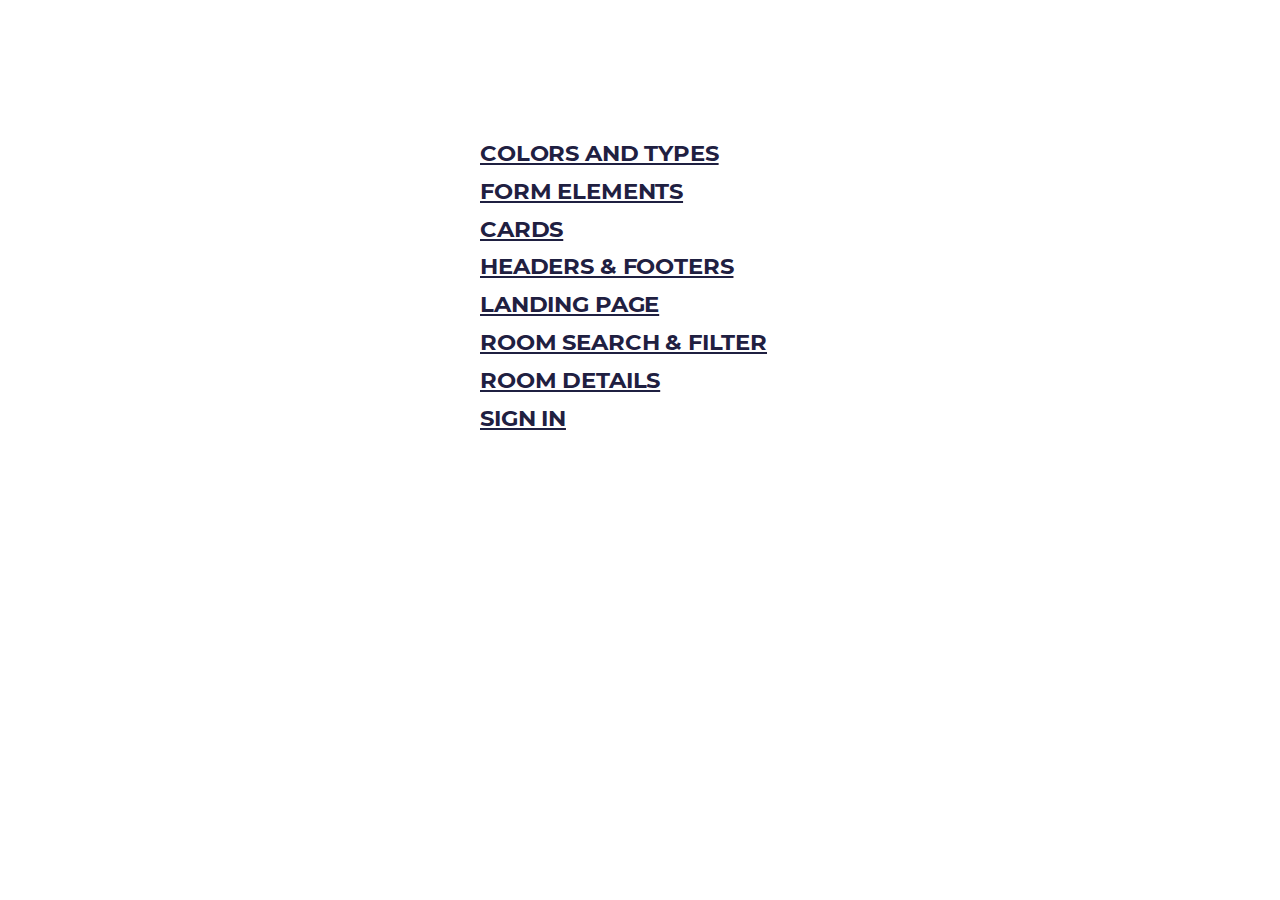
<file: index.html>
<!DOCTYPE html><html><head><meta charset="utf-8"><meta name="viewport" content="width=device-width, initial-scale=1.0"><link href="css/index.css" rel="stylesheet"></head><body class="index"><div class="container" style="display: flex; flex-direction: column; width: 320px; margin: 135px auto"><a class="label__title" href="colors_type.html">Colors and types</a><a class="label__title" href="form_elements.html">Form elements</a><a class="label__title" href="cards.html">Cards</a><a class="label__title" href="header_footer.html">Headers & Footers</a><a class="label__title" href="landing.html">Landing page</a><a class="label__title" href="search_filter.html">Room search & filter</a><a class="label__title" href="room_details.html">Room details</a><a class="label__title" href="signin.html">Sign in</a></div><script type="text/javascript" src="index.js"></script></body></html>
</file>
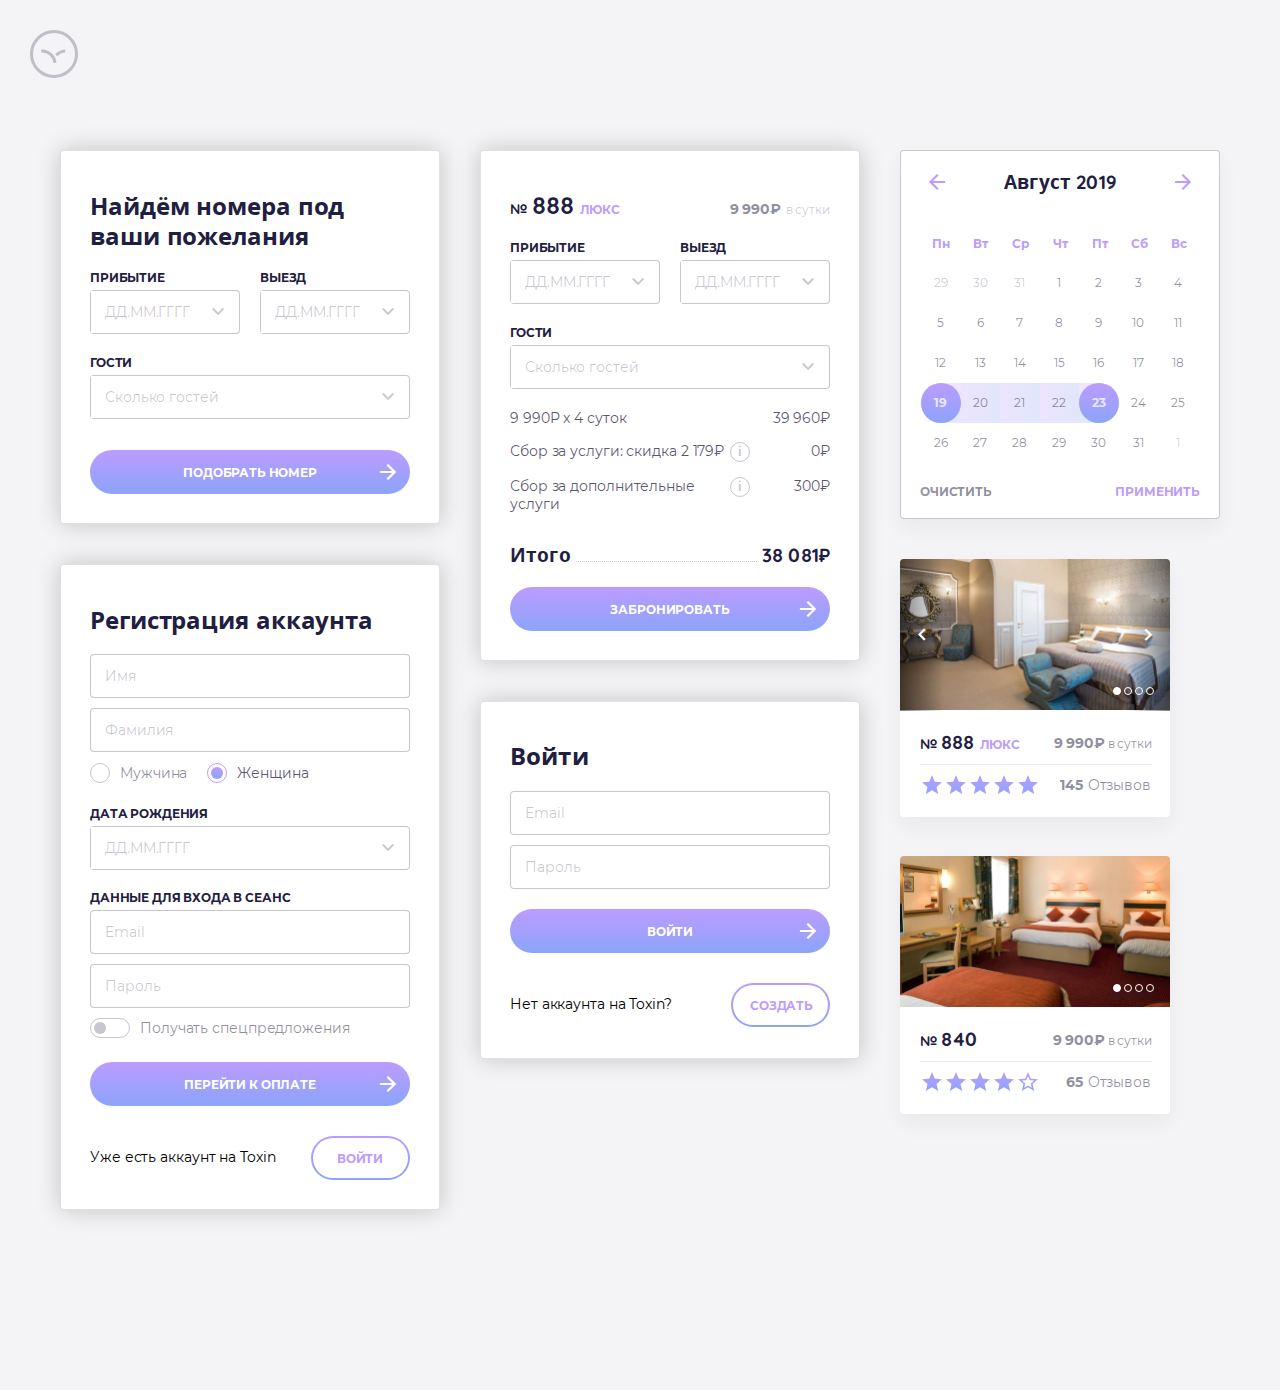
<file: cards.html>
<!--plural, singular--><!DOCTYPE html><html><head><meta charset="utf-8"><link href="css/cards.css" rel="stylesheet"></head><body class="cards"><div style="min-width: 320px"><div class="room-search"><form class="room-search__form"><div class="room-search__caption">Найдём номера под ваши пожелания</div><div class="spacer-block" style="width: ; height: 19px;"></div><div class="flex-container flex-container_space-between"><div class="label" style="max-width: 150px;"><div class="label__header"><p class="label__title">Прибытие</p><p class="label__comment"></p></div><div class="dropdown" id="dp1"><div class="dropdown__frame" onSelectStart="return false"><input class="dropdown__field" placeholder="ДД.ММ.ГГГГ" value=""/><div class="dropdown__btndown material-icons">keyboard_arrow_down</div></div><div class="dropdown__dropdown" plural="" singular=""><div class="dropdown__child"></div><div class="dropdown__controls dropdown__controls_visible"><p class="dropdown__applybtn" onSelectStart="return false">применить</p><p class="dropdown__clearbtn" onSelectStart="return false">Очистить</p></div></div></div></div><div class="label" style="max-width: 150px;"><div class="label__header"><p class="label__title">Выезд</p><p class="label__comment"></p></div><div class="dropdown" id="dp2"><div class="dropdown__frame" onSelectStart="return false"><input class="dropdown__field" placeholder="ДД.ММ.ГГГГ" value=""/><div class="dropdown__btndown material-icons">keyboard_arrow_down</div></div><div class="dropdown__dropdown" plural="" singular=""><div class="dropdown__child"></div><div class="dropdown__controls"><p class="dropdown__applybtn" onSelectStart="return false">применить</p><p class="dropdown__clearbtn" onSelectStart="return false">Очистить</p></div></div></div></div></div><div class="spacer-block" style="width: ; height: 21px;"></div><div class="label"><div class="label__header"><p class="label__title">Гости</p><p class="label__comment"></p></div><div class="dropdown" id="dd_guests"><div class="dropdown__frame" onSelectStart="return false"><input class="dropdown__field" placeholder="Сколько гостей" value=""/><div class="dropdown__btndown material-icons">keyboard_arrow_down</div></div><div class="dropdown__dropdown" plural="Гостей" singular="Гость"><div class="dropdown__child"></div><div class="num-select" plural="Взрослых" singular="Взрослый"><div class="num-select__label">Взрослых</div><div class="numpad"><div class="numpad__btn_dec" onselectstart="return false" onClick="numpadDecClick(event)">-</div><input class="numpad__input" type="number" min="0" max="3" step="" value="0" name=""/><div class="numpad__btn_inc" onselectstart="return false" onClick="numpadAddClick(event)">+</div></div></div><div class="num-select" plural="Детей" singular="Ребёнок"><div class="num-select__label">Детей</div><div class="numpad"><div class="numpad__btn_dec" onselectstart="return false" onClick="numpadDecClick(event)">-</div><input class="numpad__input" type="number" min="0" max="3" step="" value="0" name=""/><div class="numpad__btn_inc" onselectstart="return false" onClick="numpadAddClick(event)">+</div></div></div><div class="num-select" plural="Младенцев" singular="Младенец"><div class="num-select__label">Младенцев</div><div class="numpad"><div class="numpad__btn_dec" onselectstart="return false" onClick="numpadDecClick(event)">-</div><input class="numpad__input" type="number" min="0" max="2" step="" value="0" name=""/><div class="numpad__btn_inc" onselectstart="return false" onClick="numpadAddClick(event)">+</div></div></div><div class="dropdown__controls dropdown__controls_visible"><p class="dropdown__applybtn" onSelectStart="return false">применить</p><p class="dropdown__clearbtn" onSelectStart="return false">Очистить</p></div></div></div></div><div class="spacer-block" style="width: ; height: 31px;"></div><div class="button-submit"><input class="button-submit__input" type="button" value="Подобрать номер"/><div class="button-submit__icon">arrow_forward</div></div></form></div><div class="spacer-block" style="width: ; height: 40px;"></div><div class="create-account"><form class="create-account__form"><p class="create-account__caption">Регистрация аккаунта</p><div class="spacer-block" style="width: ; height: 19px;"></div><input class="input" placeholder="Имя" name="firstname" id="firstname_input"/><div class="spacer-block" style="width: ; height: 10px;"></div><input class="input" placeholder="Фамилия" name="lastname" id="lastname_input"/><div class="spacer-block" style="width: ; height: 11px;"></div><div class="flex-container flex-container_flex-start"><label class="radio-button"><input class="radio-button__input" type="radio" checked="1" name="sex" value="male"/><div class="radio-button__check"><div class="radio-button__checksymbol"></div></div><div class="radio-button__label">Мужчина</div></label><div class="spacer-block" style="width: 20px; height: 0px;"></div><label class="radio-button"><input class="radio-button__input" type="radio" checked="" name="sex" value="female"/><div class="radio-button__check"><div class="radio-button__checksymbol"></div></div><div class="radio-button__label">Женщина</div></label></div><div class="spacer-block" style="width: ; height: 23px;"></div><div class="label"><div class="label__header"><p class="label__title">Дата рождения</p><p class="label__comment"></p></div><div class="dropdown" id="borndate_input"><div class="dropdown__frame" onSelectStart="return false"><input class="dropdown__field" placeholder="ДД.ММ.ГГГГ" value=""/><div class="dropdown__btndown material-icons">keyboard_arrow_down</div></div><div class="dropdown__dropdown" plural="" singular=""><div class="dropdown__child"></div><div class="dropdown__controls dropdown__controls_visible"><p class="dropdown__applybtn" onSelectStart="return false">применить</p><p class="dropdown__clearbtn" onSelectStart="return false">Очистить</p></div></div></div></div><div class="spacer-block" style="width: ; height: 20px;"></div><div class="label"><div class="label__header"><p class="label__title">Данные для входа в сеанс</p><p class="label__comment"></p></div><input class="input" placeholder="Email" name="email" id="email_input"/><div class="spacer-block" style="width: ; height: 0px;"></div><input class="input" placeholder="Пароль" name="password" id="password_input"/></div><div class="spacer-block" style="width: ; height: 10px;"></div><label class="toggle" onSelectStart="return false"><input class="toggle__input" type="checkbox" name="getOffers" value="true" id="offers_input"/><div class="toggle__switch"><div class="toggle__symbol"></div></div><div class="toggle__label">Получать спецпредложения</div></label><div class="spacer-block" style="width: ; height: 24px;"></div><div class="button-submit"><input class="button-submit__input" type="button" value="Перейти к оплате"/><div class="button-submit__icon">arrow_forward</div></div><div class="spacer-block" style="width: ; height: 30px;"></div><div class="flex-container flex-container_space-between"><p class="create-account__text">Уже есть аккаунт на Toxin</p><div class="button__outer" style="; width:99px; "><input class="button button_white" type="button" value="Войти" style="; width:95px;"/></div></div></form></div><div class="spacer-block" style="width: ; height: 40px;"></div></div><div class="spacer-block" style="width: 40px; height: undefined;"></div><div style="min-width: 320px"><div class="booking"><form class="booking__form"><div class="booking__header-layout"><div class="booking__room"><span class="booking__sign">№</span><span class="booking__room-number">888</span><span class="booking__lux">люкс</span></div><div class="booking__cost"><span class="booking__cost-value">9 990₽</span><span class="booking__perday">в сутки</span></div></div><div class="spacer-block" style="width: ; height: 17px;"></div><div class="booking__dates-layout"><div class="label" style="max-width: 150px"><div class="label__header"><p class="label__title">Прибытие</p><p class="label__comment"></p></div><div class="dropdown" id=""><div class="dropdown__frame" onSelectStart="return false"><input class="dropdown__field" placeholder="ДД.ММ.ГГГГ"/><div class="dropdown__btndown material-icons">keyboard_arrow_down</div></div><div class="dropdown__dropdown" plural="" singular=""><div class="dropdown__child"></div><div class="dropdown__controls"><p class="dropdown__applybtn" onSelectStart="return false">применить</p><p class="dropdown__clearbtn" onSelectStart="return false">Очистить</p></div></div></div></div><div class="label" style="max-width: 150px"><div class="label__header"><p class="label__title">Выезд</p><p class="label__comment"></p></div><div class="dropdown" id=""><div class="dropdown__frame" onSelectStart="return false"><input class="dropdown__field" placeholder="ДД.ММ.ГГГГ"/><div class="dropdown__btndown material-icons">keyboard_arrow_down</div></div><div class="dropdown__dropdown" plural="" singular=""><div class="dropdown__child"></div><div class="dropdown__controls"><p class="dropdown__applybtn" onSelectStart="return false">применить</p><p class="dropdown__clearbtn" onSelectStart="return false">Очистить</p></div></div></div></div></div><div class="spacer-block" style="width: ; height: 21px;"></div><div class="label"><div class="label__header"><p class="label__title">Гости</p><p class="label__comment"></p></div><div class="dropdown" id=""><div class="dropdown__frame" onSelectStart="return false"><input class="dropdown__field" placeholder="Сколько гостей"/><div class="dropdown__btndown material-icons">keyboard_arrow_down</div></div><div class="dropdown__dropdown" plural="" singular=""><div class="dropdown__child"></div><div class="dropdown__controls"><p class="dropdown__applybtn" onSelectStart="return false">применить</p><p class="dropdown__clearbtn" onSelectStart="return false">Очистить</p></div></div></div></div><div class="spacer-block" style="width: ; height: 20px;"></div><div class="booking__grid"><p class="booking__bodytext" id="booking-booking">9 990Р x 4 суток</p><p class="booking__bodytext"></p><p class="booking__bodytext booking__grid_col3" id="booking-overall-cost">39 960₽ </p><p class="booking__bodytext"><span class="booking__bodytext">Сбор за услуги</span><span class="booking__bodytext" id="booking-grace-value">: скидка 2 179₽ </span></p><span class="info" title="Подсказка">i</span><p class="booking__bodytext booking__grid_col3" id="booking-charge-value">0₽ </p><span class="booking__bodytext">Сбор за дополнительные услуги</span><span class="info" title="Подсказка">i</span><p class="booking__bodytext booking__grid_col3" id="booking-other-charge-value">300₽ </p></div><div class="spacer-block" style="width: ; height: 30px;"></div><div class="booking__footer-layout"><p class="booking__overall">Итого</p><p class="booking__spacer"></p><p class="booking__overall" id="booking-overall-value">38 081₽</p></div><div class="spacer-block" style="width: ; height: 20px;"></div><div class="button-submit"><input class="button-submit__input" type="button" value="Забронировать"/><div class="button-submit__icon">arrow_forward</div></div></form></div><div class="spacer-block" style="width: ; height: 40px;"></div><div class="login-form"><form class="login-form__form"><p class="login-form__title">Войти</p><div class="spacer-block" style="width: ; height: 21px;"></div><input class="input" placeholder="Email"/><div class="spacer-block" style="width: ; height: 10px;"></div><input class="input" placeholder="Пароль"/><div class="spacer-block" style="width: ; height: 20px;"></div><div class="button-submit"><input class="button-submit__input" type="button" value="войти"/><div class="button-submit__icon">arrow_forward</div></div><div class="spacer-block" style="width: ; height: 30px;"></div><div class="login-form__footer-layout"><p class="login-form__text">Нет аккаунта на Toxin?</p><div class="button__outer" style="; width:99px; "><input class="button button_white" type="button" value="Создать" style="; width:95px;"/></div></div></form></div><div class="spacer-block" style="width: ; height: 40px;"></div></div><div class="spacer-block" style="width: 40px; height: undefined;"></div><div style="min-width: 320px"><div class="cards__calendar"><div class="fordatepicker"></div><div class="flex-container flex-container_space-between" style="padding: 18px 19px 0px 19px"><div class="button__outer button__outer_none" style="; ; "><input class="button button_minimal-disabled" type="button" value="Очистить" style="; ;"/></div><div class="button__outer button__outer_none" style="; ; "><input class="button button_minimal" type="button" value="Применить" style="; ;"/></div></div></div><div class="spacer-block" style="width: ; height: 40px;"></div><div class="roomcard"><div class="roomcard__photo-block"><img class="roomcard__photo" src="./static/room1.png"/><div class="roomcard__navleft">keyboard_arrow_left</div><div class="roomcard__navright">keyboard_arrow_right</div><div class="roomcard__photopager"><div class="roomcard__photopage1 roomcard__photopage_active"></div><div class="roomcard__photopage2"></div><div class="roomcard__photopage3"></div><div class="roomcard__photopage4"></div></div></div><div class="roomcard__description"><div class="roomcard__num-block"><span class="roomcard__sign">№</span><span class="roomcard__number">888</span><span class="roomcard__lux">ЛЮКС</span></div><div class="roomcard__cost-block"><span class="roomcard__cost">9 990₽</span><span class="roomcard__perday">в сутки</span></div></div><div class="roomcard__rating"><div class="ratebtn" onSelectStart="return false"><div class="ratebtn__star" value="1">star</div><div class="ratebtn__star" value="2">star</div><div class="ratebtn__star" value="3">star</div><div class="ratebtn__star" value="4">star</div><div class="ratebtn__star" value="5">star</div></div><div class="roomcard__comments-block"><span class="roomcard__comments-value">145</span><span class="roomcard__comments">Отзывов</span></div></div></div><div class="spacer-block" style="width: ; height: 39px;"></div><div class="roomcard"><div class="roomcard__photo-block"><img class="roomcard__photo" src="./static/room2.png"/><div class="roomcard__photopager"><div class="roomcard__photopage1 roomcard__photopage_active"></div><div class="roomcard__photopage2"></div><div class="roomcard__photopage3"></div><div class="roomcard__photopage4"></div></div></div><div class="roomcard__description"><div class="roomcard__num-block"><span class="roomcard__sign">№</span><span class="roomcard__number">840</span><span class="roomcard__lux"></span></div><div class="roomcard__cost-block"><span class="roomcard__cost">9 900₽</span><span class="roomcard__perday">в сутки</span></div></div><div class="roomcard__rating"><div class="ratebtn" onSelectStart="return false"><div class="ratebtn__star" value="1">star</div><div class="ratebtn__star" value="2">star</div><div class="ratebtn__star" value="3">star</div><div class="ratebtn__star" value="4">star</div><div class="ratebtn__star" value="5">star_border</div></div><div class="roomcard__comments-block"><span class="roomcard__comments-value">65</span><span class="roomcard__comments">Отзывов</span></div></div></div></div><script type="text/javascript" src="cards.js"></script></body></html>
</file>
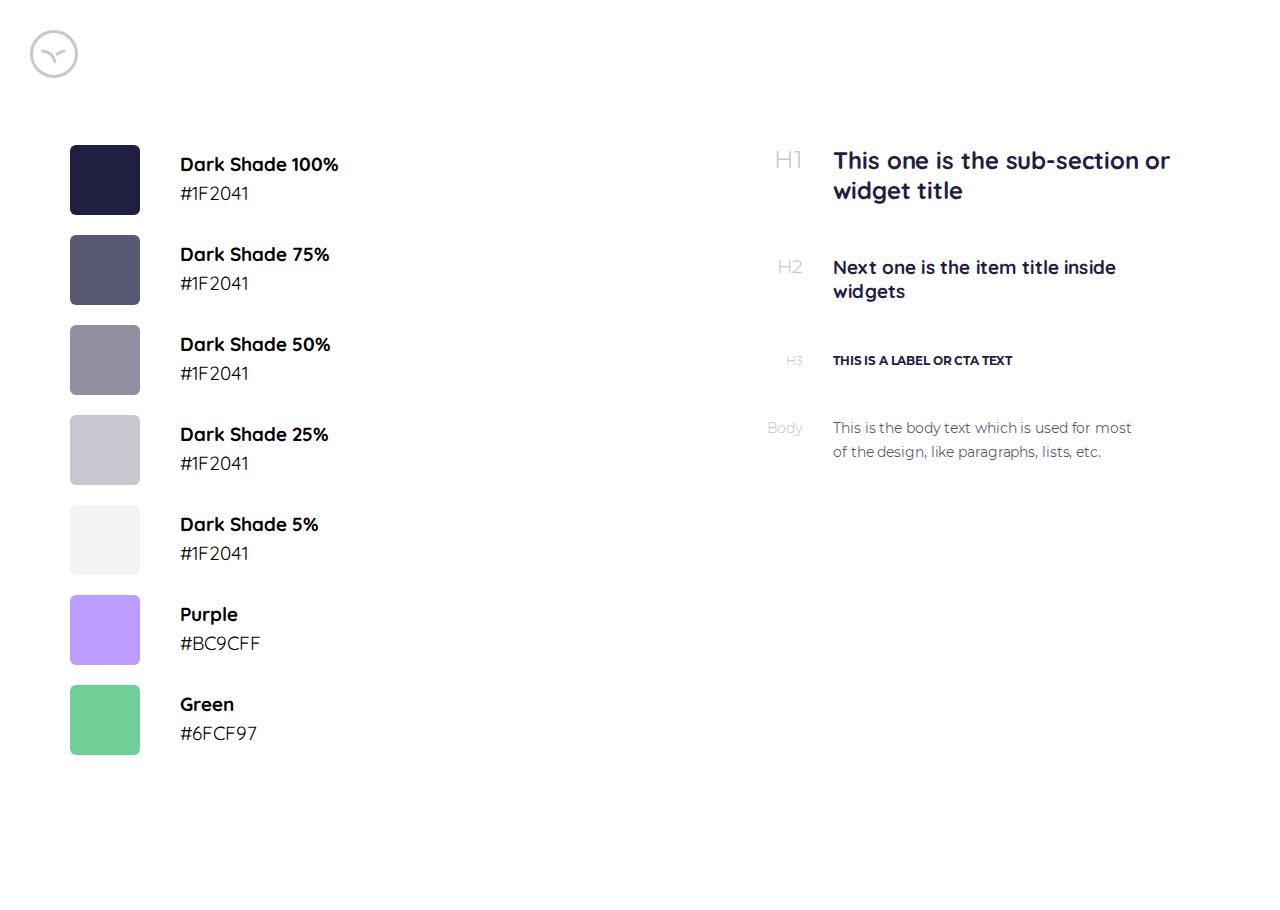
<file: colors_type.html>
<!DOCTYPE html><html><head><meta charset="utf-8"><link href="css/colors_type.css" rel="stylesheet"></head><body class="colors_type"><div class="flex-container flex-container_space-between" style="width: 1153px"><div class="cont-colors"><div class="color-block"><div class="color-block__color-box color-block__color-box_darkshade100"></div><div class="color-block__text-box"><p class="color-block__text color-block__text_bold">Dark Shade 100%</p><p class="color-block__text">#1F2041</p></div></div><div class="color-block"><div class="color-block__color-box color-block__color-box_darkshade75"></div><div class="color-block__text-box"><p class="color-block__text color-block__text_bold">Dark Shade 75%</p><p class="color-block__text">#1F2041</p></div></div><div class="color-block"><div class="color-block__color-box color-block__color-box_darkshade50"></div><div class="color-block__text-box"><p class="color-block__text color-block__text_bold">Dark Shade 50%</p><p class="color-block__text">#1F2041</p></div></div><div class="color-block"><div class="color-block__color-box color-block__color-box_darkshade25"></div><div class="color-block__text-box"><p class="color-block__text color-block__text_bold">Dark Shade 25%</p><p class="color-block__text">#1F2041</p></div></div><div class="color-block"><div class="color-block__color-box color-block__color-box_darkshade5"></div><div class="color-block__text-box"><p class="color-block__text color-block__text_bold">Dark Shade 5%</p><p class="color-block__text">#1F2041</p></div></div><div class="color-block"><div class="color-block__color-box color-block__color-box_purple"></div><div class="color-block__text-box"><p class="color-block__text color-block__text_bold">Purple</p><p class="color-block__text">#BC9CFF</p></div></div><div class="color-block"><div class="color-block__color-box color-block__color-box_green"></div><div class="color-block__text-box"><p class="color-block__text color-block__text_bold">Green</p><p class="color-block__text">#6FCF97</p></div></div></div><div class="cont-fonts"><p class="cont-fonts__r1c1">H1</p><p class="cont-fonts__r1c2">This one is the sub-section or widget title</p><p class="cont-fonts__r2c1">H2</p><p class="cont-fonts__r2c2">Next one is the item title inside widgets</p><p class="cont-fonts__r3c1">H3</p><p class="cont-fonts__r3c2">this is a label or cta text</p><p class="cont-fonts__r4c1">Body </p><p class="cont-fonts__r4c2">This is the body text which is used for most of the design, like paragraphs, lists, etc.</p></div></div><script type="text/javascript" src="colors_type.js"></script></body></html>
</file>
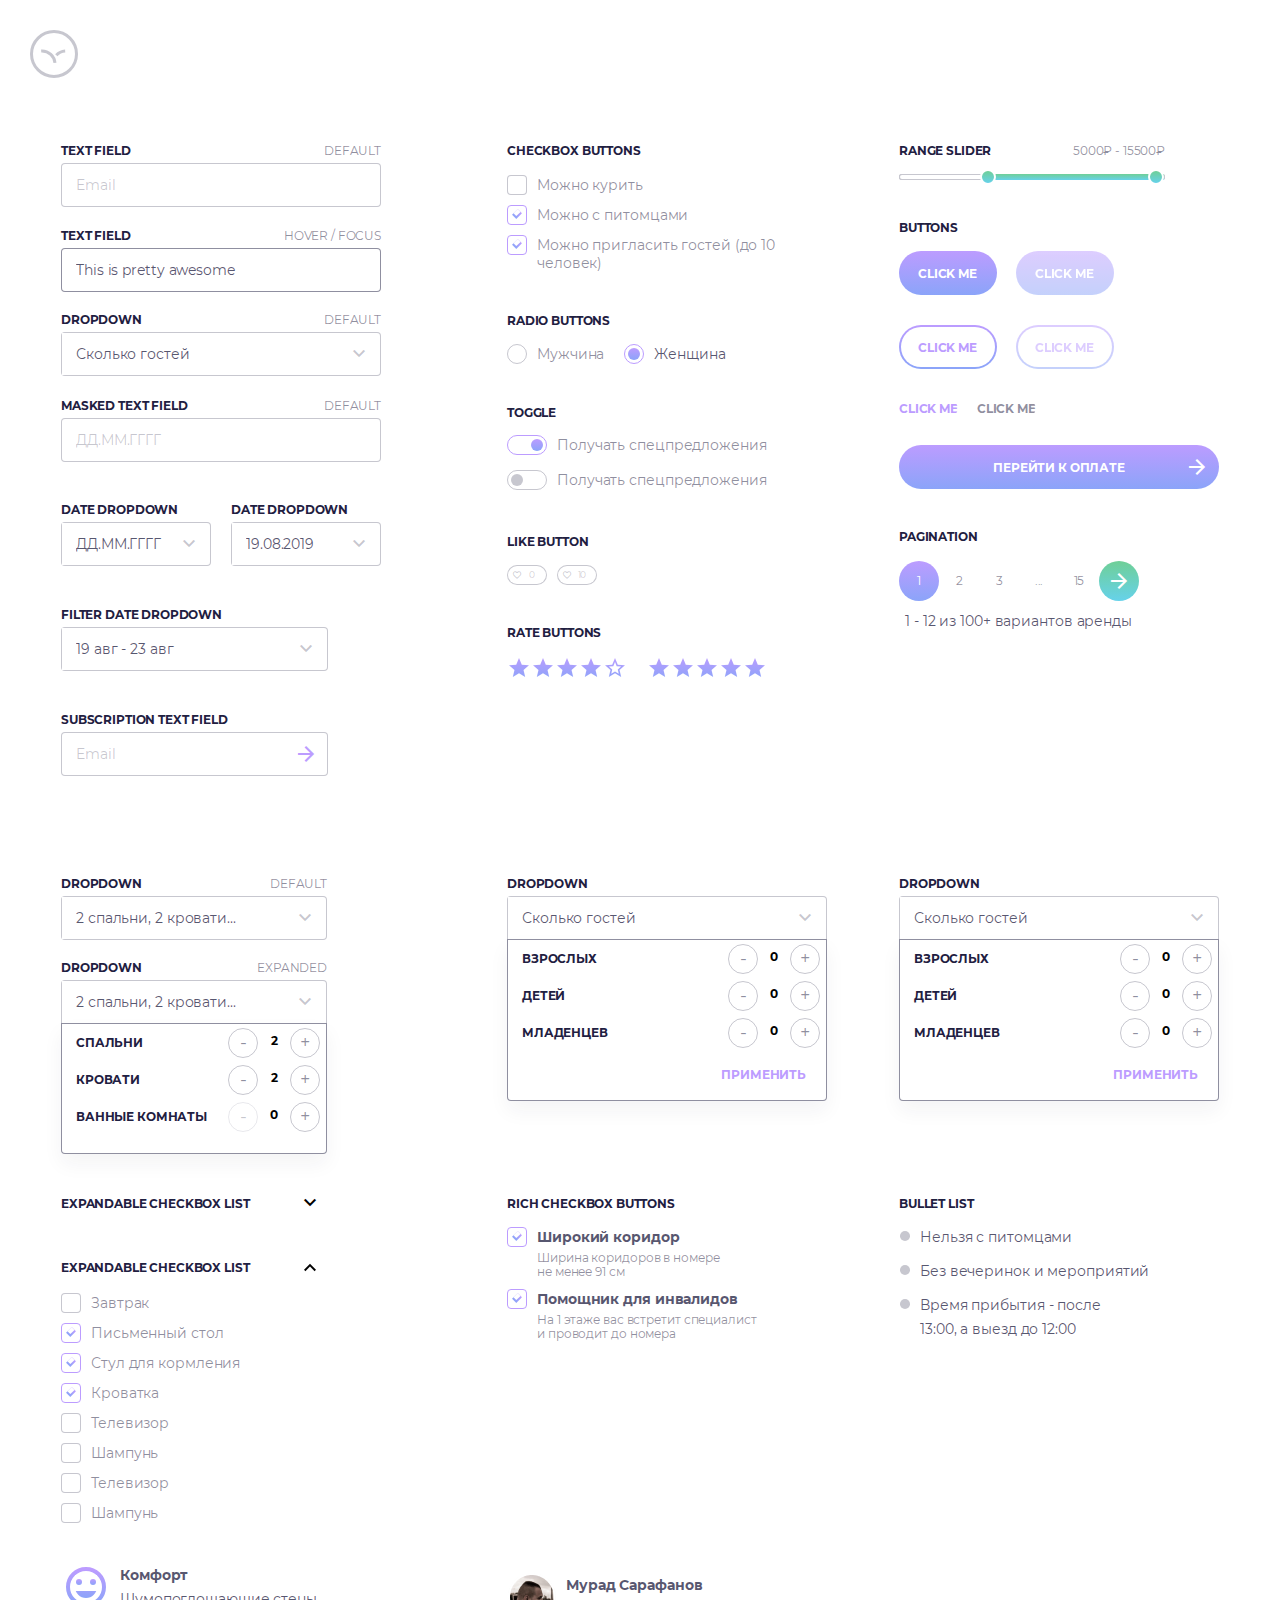
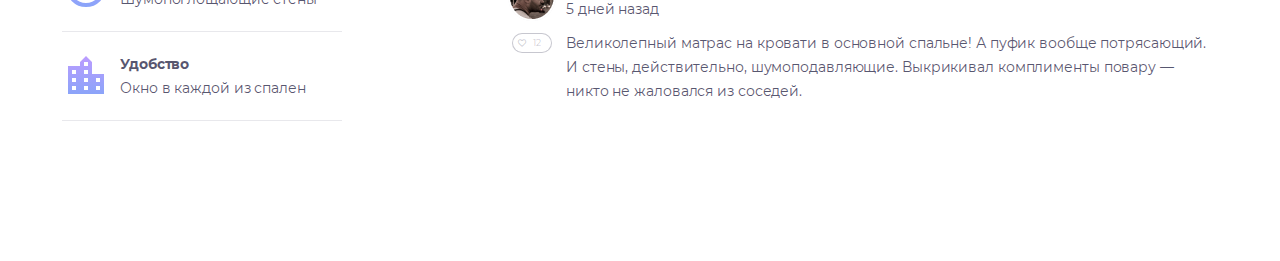
<file: form_elements.html>
<!--plural, singular--><!DOCTYPE html><html><head><meta charset="utf-8"><link href="css/form_elements.css" rel="stylesheet"></head><body class="form-elements"><div class="form-elements__column"><div class="label"><div class="label__header"><p class="label__title">text field</p><p class="label__comment">default</p></div><input class="input" type="text" placeholder="Email"/></div><div class="spacer-block" style="width: ; height: 21px;"></div><div class="label"><div class="label__header"><p class="label__title">text field</p><p class="label__comment">hover / focus</p></div><input class="input input_hover" type="text" value="This is pretty awesome"/></div><div class="spacer-block" style="width: ; height: 20px;"></div><div class="label"><div class="label__header"><p class="label__title">dropdown</p><p class="label__comment">default</p></div><div class="dropdown" id=""><div class="dropdown__frame" onSelectStart="return false"><input class="dropdown__field" value="Сколько гостей"/><div class="dropdown__btndown material-icons">keyboard_arrow_down</div></div><div class="dropdown__dropdown" plural="Гостей" singular="Гость"><div class="dropdown__child"></div><div class="num-select" plural="Взрослых" singular="Взрослый"><div class="num-select__label">Взрослых</div><div class="numpad"><div class="numpad__btn_dec" onselectstart="return false" onClick="numpadDecClick(event)">-</div><input class="numpad__input" type="number" min="0" max="3" step="" value="0" name=""/><div class="numpad__btn_inc" onselectstart="return false" onClick="numpadAddClick(event)">+</div></div></div><div class="num-select" plural="Детей" singular="Ребёнок"><div class="num-select__label">Детей</div><div class="numpad"><div class="numpad__btn_dec" onselectstart="return false" onClick="numpadDecClick(event)">-</div><input class="numpad__input" type="number" min="0" max="3" step="" value="0" name=""/><div class="numpad__btn_inc" onselectstart="return false" onClick="numpadAddClick(event)">+</div></div></div><div class="num-select" plural="Младенцев" singular="Младенец"><div class="num-select__label">Младенцев</div><div class="numpad"><div class="numpad__btn_dec" onselectstart="return false" onClick="numpadDecClick(event)">-</div><input class="numpad__input" type="number" min="0" max="2" step="" value="0" name=""/><div class="numpad__btn_inc" onselectstart="return false" onClick="numpadAddClick(event)">+</div></div></div><div class="dropdown__controls"><p class="dropdown__applybtn" onSelectStart="return false">применить</p><p class="dropdown__clearbtn" onSelectStart="return false">Очистить</p></div></div></div></div><div class="spacer-block" style="width: ; height: 22px;"></div><div class="label"><div class="label__header"><p class="label__title">masked text field</p><p class="label__comment">default</p></div><input class="input" type="text" placeholder="ДД.ММ.ГГГГ"/></div><div class="spacer-block" style="width: ; height: 40px;"></div><div class="flex-container flex-container_space-between" style="width: 320px"><div class="label" style="width:150px"><div class="label__header"><p class="label__title">date dropdown</p><p class="label__comment"></p></div><div class="dropdown" id="dp1"><div class="dropdown__frame" onSelectStart="return false"><input class="dropdown__field dropdown_datepicker" value="ДД.ММ.ГГГГ"/><div class="dropdown__btndown material-icons">keyboard_arrow_down</div></div><div class="dropdown__dropdown" plural="" singular=""><div class="dropdown__child"></div><div class="dropdown__controls"><p class="dropdown__applybtn" onSelectStart="return false">применить</p><p class="dropdown__clearbtn" onSelectStart="return false">Очистить</p></div></div></div></div><div class="label" style="width:150px"><div class="label__header"><p class="label__title">date dropdown</p><p class="label__comment"></p></div><div class="dropdown" id="dp2"><div class="dropdown__frame" onSelectStart="return false"><input class="dropdown__field dropdown_datepicker" value="19.08.2019"/><div class="dropdown__btndown material-icons">keyboard_arrow_down</div></div><div class="dropdown__dropdown" plural="" singular=""><div class="dropdown__child"></div><div class="dropdown__controls"><p class="dropdown__applybtn" onSelectStart="return false">применить</p><p class="dropdown__clearbtn" onSelectStart="return false">Очистить</p></div></div></div></div></div><div class="spacer-block" style="width: ; height: 41px;"></div><div class="label" style="width:267px"><div class="label__header"><p class="label__title">filter date dropdown</p><p class="label__comment"></p></div><div class="dropdown" id="dp3"><div class="dropdown__frame" onSelectStart="return false"><input class="dropdown__field dropdown_datefilter" value="19 авг - 23 авг"/><div class="dropdown__btndown material-icons">keyboard_arrow_down</div></div><div class="dropdown__dropdown" plural="" singular=""><div class="dropdown__child"></div><div class="dropdown__controls dropdown__controls_visible"><p class="dropdown__applybtn" onSelectStart="return false">применить</p><p class="dropdown__clearbtn" onSelectStart="return false">Очистить</p></div></div></div></div><div class="spacer-block" style="width: ; height: 41px;"></div><div class="label" style="width: 267px"><div class="label__header"><p class="label__title">subscription text field</p><p class="label__comment"></p></div><div class="subscription-field"><div class="input subscription-field__frame"><input class="subscription-field__input subscription-field_input" type="text" placeholder="Email"/><input class="subscription-field__btn material-icons" type="button" value="arrow_forward"/></div></div></div></div><div class="spacer-block" style="width: 126px; height: ;"></div><div class="form-elements__column"><div class="label"><div class="label__header"><p class="label__title">Checkbox buttons</p><p class="label__comment"></p></div><div class="spacer-block" style="width: ; height: 7px;"></div><label class="checkbox" onSelectStart="return false"><input class="checkbox__input" type="checkbox"/><div class="checkbox__frame"><div class="checkbox__checksymbol"><div class="checkbox__checksymbolcenter"></div></div></div><p class="checkbox__label">Можно курить</p></label><div class="spacer-block" style="width: ; height: 0px;"></div><label class="checkbox" onSelectStart="return false"><input class="checkbox__input" type="checkbox" checked="1" name=""/><div class="checkbox__frame"><div class="checkbox__checksymbol"><div class="checkbox__checksymbolcenter"></div></div></div><p class="checkbox__label">Можно с питомцами</p></label><div class="spacer-block" style="width: ; height: 0px;"></div><label class="checkbox" onSelectStart="return false"><input class="checkbox__input" type="checkbox" checked="1" name=""/><div class="checkbox__frame"><div class="checkbox__checksymbol"><div class="checkbox__checksymbolcenter"></div></div></div><p class="checkbox__label">Можно пригласить гостей (до 10 человек)</p></label></div><div class="spacer-block" style="width: ; height: 41px;"></div><div class="flex"><div class="label__title">Radio buttons</div><div class="flex__container"><label class="radio-button"><input class="radio-button__input" type="radio" checked="1" name="radio"/><div class="radio-button__check"><div class="radio-button__checksymbol"></div></div><div class="radio-button__label">Мужчина</div></label><div class="spacer-block" style="width: 20px; height: ;"></div><label class="radio-button"><input class="radio-button__input" type="radio" checked="" name="radio"/><div class="radio-button__check"><div class="radio-button__checksymbol"></div></div><div class="radio-button__label">Женщина</div></label></div></div><div class="spacer-block" style="width: ; height: 41px;"></div><div class="label"><div class="label__header"><p class="label__title">TOggle</p><p class="label__comment"></p></div><div class="spacer-block" style="width: ; height: 5px;"></div><label class="toggle" onSelectStart="return false"><input class="toggle__input" type="checkbox" checked="1"/><div class="toggle__switch"><div class="toggle__symbol"></div></div><div class="toggle__label">Получать спецпредложения</div></label><div class="spacer-block" style="width: ; height: 5px;"></div><label class="toggle" onSelectStart="return false"><input class="toggle__input" type="checkbox"/><div class="toggle__switch"><div class="toggle__symbol"></div></div><div class="toggle__label">Получать спецпредложения</div></label></div><div class="spacer-block" style="width: ; height: 44px;"></div><div class="flex"><div class="label__title">Like button</div><div class="flex__container"><div class="likebtn" onSelectStart="return false"><div class="likebtn__background"><div class="likebtn__heart">favorite_border</div><div class="likebtn__likes"></div></div></div><div class="spacer-block" style="width: 10px; height: ;"></div><div class="likebtn" onSelectStart="return false"><div class="likebtn__background"><div class="likebtn__heart">favorite_border</div><div class="likebtn__likes"></div></div></div></div></div><div class="spacer-block" style="width: ; height: 40px;"></div><div class="flex"><div class="label__title">rate buttons</div><div class="flex__container"><div class="ratebtn" onSelectStart="return false"><div class="ratebtn__star" value="1">star</div><div class="ratebtn__star" value="2">star</div><div class="ratebtn__star" value="3">star</div><div class="ratebtn__star" value="4">star</div><div class="ratebtn__star" value="5">star_border</div></div><div class="spacer-block" style="width: 20px; height: ;"></div><div class="ratebtn" onSelectStart="return false"><div class="ratebtn__star" value="1">star</div><div class="ratebtn__star" value="2">star</div><div class="ratebtn__star" value="3">star</div><div class="ratebtn__star" value="4">star</div><div class="ratebtn__star" value="5">star</div></div></div></div></div><div class="spacer-block" style="width: 72px; height: ;"></div><div class="form-elements__column"><div class="range-slider"><div class="range-slider__label">Range slider</div><div class="range-slider__rangevalue"></div><input class="range-slider__input-middle" type="range"/><input class="range-slider__input" type="range" max="16000" value="5000"/><input class="range-slider__input" type="range" max="16000" value="10000"/><p class="range-slider__description"></p></div><div class="spacer-block" style="width: 320px; height: 36px;"></div><div class="flex"><div class="label__title">buttons</div><div class="flex__container"><div class="button__outer" style="; ; "><input class="button" type="button" value="click me" style="; ;"/></div><div class="spacer-block" style="width: 19px; height: ;"></div><div class="button__outer button__outer_opacity50" style="; ; "><input class="button" type="button" value="click me" style="; ;"/></div><div class="spacer-block" style="width: 320px; height: 30px;"></div><div class="button__outer" style="; ; "><input class="button button_white" type="button" value="click me" style="; ;"/></div><div class="spacer-block" style="width: 19px; height: ;"></div><div class="button__outer button__outer_opacity50" style="; ; "><input class="button button_white" type="button" value="click me" style="; ;"/></div><div class="spacer-block" style="width: 320px; height: 39px;"></div><div class="button__outer button__outer_none" style="; ; "><input class="button button_minimal" type="button" value="click me" style="; ;"/></div><div class="spacer-block" style="width: 19px; height: ;"></div><div class="button__outer button__outer_none" style="; ; "><input class="button button_minimal-disabled" type="button" value="click me" style="; ;"/></div></div></div><div class="spacer-block" style="width: 320px; height: 37px;"></div><div class="button-submit"><input class="button-submit__input" type="button" value="перейти к оплате"/><div class="button-submit__icon">arrow_forward</div></div><div class="spacer-block" style="width: 320px; height: 40px;"></div><div class="label"><div class="label__header"><p class="label__title">pagination</p><p class="label__comment"></p></div><div class="pagination"><div class="pagination__controls" onSelectStart="return false"><div class="pagination__arrow pagination__arrow_hidden">arrow_back</div><div class="pagination__pages pagination__pages_selected">1</div><div class="pagination__pages">2</div><div class="pagination__pages">3</div><div class="pagination__pages">...</div><div class="pagination__pages">15</div><div class="pagination__arrow">arrow_forward</div></div><div class="pagination__footer"> вариантов аренды</div></div></div></div><div class="form-elements__column"><div class="spacer-block" style="width: 320px; height: 100px;"></div><div class="label" style="width: 266px;"><div class="label__header"><p class="label__title">dropdown</p><p class="label__comment">default</p></div><div class="dropdown" id=""><div class="dropdown__frame" onSelectStart="return false"><input class="dropdown__field" value="2 спальни, 2 кровати..."/><div class="dropdown__btndown material-icons">keyboard_arrow_down</div></div><div class="dropdown__dropdown" plural="" singular=""><div class="dropdown__child"></div><div class="num-select" plural="спальни" singular="спальня"><div class="num-select__label">спальни</div><div class="numpad"><div class="numpad__btn_dec" onselectstart="return false" onClick="numpadDecClick(event)">-</div><input class="numpad__input" type="number" min="1" max="3" step="" value="2" name=""/><div class="numpad__btn_inc" onselectstart="return false" onClick="numpadAddClick(event)">+</div></div></div><div class="num-select" plural="кровати" singular="кровать"><div class="num-select__label">кровати</div><div class="numpad"><div class="numpad__btn_dec" onselectstart="return false" onClick="numpadDecClick(event)">-</div><input class="numpad__input" type="number" min="1" max="3" step="" value="2" name=""/><div class="numpad__btn_inc" onselectstart="return false" onClick="numpadAddClick(event)">+</div></div></div><div class="num-select" plural="ванные комнаты" singular="ванная комната"><div class="num-select__label">ванные комнаты</div><div class="numpad"><div class="numpad__btn_dec numpad__btn_disabled" onselectstart="return false" onClick="numpadDecClick(event)">-</div><input class="numpad__input" type="number" min="0" max="2" step="" value="" name=""/><div class="numpad__btn_inc" onselectstart="return false" onClick="numpadAddClick(event)">+</div></div></div><div class="dropdown__controls"><p class="dropdown__applybtn" onSelectStart="return false">применить</p><p class="dropdown__clearbtn" onSelectStart="return false">Очистить</p></div></div></div></div><div class="spacer-block" style="width: 320px; height: 20px;"></div><div class="label" style="width: 266px;"><div class="label__header"><p class="label__title">dropdown</p><p class="label__comment">expanded</p></div><div class="dropdown" id=""><div class="dropdown__frame dropdown__frame_dropdown" onSelectStart="return false"><input class="dropdown__field" value="2 спальни, 2 кровати..."/><div class="dropdown__btndown material-icons">keyboard_arrow_down</div></div><div class="dropdown__dropdown dropdown__dropdown_visible" plural="" singular=""><div class="dropdown__child"></div><div class="num-select" plural="спальни" singular="спальня"><div class="num-select__label">спальни</div><div class="numpad"><div class="numpad__btn_dec" onselectstart="return false" onClick="numpadDecClick(event)">-</div><input class="numpad__input" type="number" min="1" max="3" step="" value="2" name=""/><div class="numpad__btn_inc" onselectstart="return false" onClick="numpadAddClick(event)">+</div></div></div><div class="num-select" plural="кровати" singular="кровать"><div class="num-select__label">кровати</div><div class="numpad"><div class="numpad__btn_dec" onselectstart="return false" onClick="numpadDecClick(event)">-</div><input class="numpad__input" type="number" min="1" max="3" step="" value="2" name=""/><div class="numpad__btn_inc" onselectstart="return false" onClick="numpadAddClick(event)">+</div></div></div><div class="num-select" plural="ванные комнаты" singular="ванная комната"><div class="num-select__label">ванные комнаты</div><div class="numpad"><div class="numpad__btn_dec numpad__btn_disabled" onselectstart="return false" onClick="numpadDecClick(event)">-</div><input class="numpad__input" type="number" min="0" max="2" step="" value="0" name=""/><div class="numpad__btn_inc" onselectstart="return false" onClick="numpadAddClick(event)">+</div></div></div><div class="dropdown__controls"><p class="dropdown__applybtn" onSelectStart="return false">применить</p><p class="dropdown__clearbtn" onSelectStart="return false">Очистить</p></div></div></div></div><div class="spacer-block" style="width: ; height: 157px;"></div><div class="checkbox-list" style="width:271px;" onSelectStart="return false" onClick="checkboxlistOnClick(event)"><p class="checkbox-list__label">expandable Checkbox list</p><div class="checkbox-list__btn material-icons">keyboard_arrow_down</div><div class="checkbox-list__dropdown" onClick="event.stopPropagation()"></div></div><div class="spacer-block" style="width: ; height: 16px;"></div><div class="checkbox-list" style="width:271px;" onSelectStart="return false" onClick="checkboxlistOnClick(event)"><p class="checkbox-list__label">expandable Checkbox list</p><div class="checkbox-list__btn checkbox-list__btn_opened material-icons">keyboard_arrow_down</div><div class="checkbox-list__dropdown checkbox-list__dropdown_opened" onClick="event.stopPropagation()"><label class="checkbox" onSelectStart="return false"><input class="checkbox__input" type="checkbox"/><div class="checkbox__frame"><div class="checkbox__checksymbol"><div class="checkbox__checksymbolcenter"></div></div></div><p class="checkbox__label">Завтрак</p></label><label class="checkbox" onSelectStart="return false"><input class="checkbox__input" type="checkbox" checked="1" name=""/><div class="checkbox__frame"><div class="checkbox__checksymbol"><div class="checkbox__checksymbolcenter"></div></div></div><p class="checkbox__label">Письменный стол</p></label><label class="checkbox" onSelectStart="return false"><input class="checkbox__input" type="checkbox" checked="1" name=""/><div class="checkbox__frame"><div class="checkbox__checksymbol"><div class="checkbox__checksymbolcenter"></div></div></div><p class="checkbox__label">Стул для кормления</p></label><label class="checkbox" onSelectStart="return false"><input class="checkbox__input" type="checkbox" checked="1" name=""/><div class="checkbox__frame"><div class="checkbox__checksymbol"><div class="checkbox__checksymbolcenter"></div></div></div><p class="checkbox__label">Кроватка</p></label><label class="checkbox" onSelectStart="return false"><input class="checkbox__input" type="checkbox"/><div class="checkbox__frame"><div class="checkbox__checksymbol"><div class="checkbox__checksymbolcenter"></div></div></div><p class="checkbox__label">Телевизор</p></label><label class="checkbox" onSelectStart="return false"><input class="checkbox__input" type="checkbox"/><div class="checkbox__frame"><div class="checkbox__checksymbol"><div class="checkbox__checksymbolcenter"></div></div></div><p class="checkbox__label">Шампунь</p></label><label class="checkbox" onSelectStart="return false"><input class="checkbox__input" type="checkbox"/><div class="checkbox__frame"><div class="checkbox__checksymbol"><div class="checkbox__checksymbolcenter"></div></div></div><p class="checkbox__label">Телевизор</p></label><label class="checkbox" onSelectStart="return false"><input class="checkbox__input" type="checkbox"/><div class="checkbox__frame"><div class="checkbox__checksymbol"><div class="checkbox__checksymbolcenter"></div></div></div><p class="checkbox__label">Шампунь</p></label></div></div></div><div class="spacer-block" style="width: 126px; height: ;"></div><div class="form-elements__column"><div class="spacer-block" style="width: 320px; height: 100px;"></div><div class="label"><div class="label__header"><p class="label__title">dropdown</p><p class="label__comment"></p></div><div class="dropdown" id=""><div class="dropdown__frame dropdown__frame_dropdown" onSelectStart="return false"><input class="dropdown__field" value="Сколько гостей"/><div class="dropdown__btndown material-icons">keyboard_arrow_down</div></div><div class="dropdown__dropdown dropdown__dropdown_visible" plural="Гостей" singular="Гость"><div class="dropdown__child"></div><div class="num-select" plural="Взрослых" singular="Взрослый"><div class="num-select__label">Взрослых</div><div class="numpad"><div class="numpad__btn_dec" onselectstart="return false" onClick="numpadDecClick(event)">-</div><input class="numpad__input" type="number" min="0" max="3" step="" value="0" name=""/><div class="numpad__btn_inc" onselectstart="return false" onClick="numpadAddClick(event)">+</div></div></div><div class="num-select" plural="Детей" singular="Ребёнок"><div class="num-select__label">Детей</div><div class="numpad"><div class="numpad__btn_dec" onselectstart="return false" onClick="numpadDecClick(event)">-</div><input class="numpad__input" type="number" min="0" max="3" step="" value="0" name=""/><div class="numpad__btn_inc" onselectstart="return false" onClick="numpadAddClick(event)">+</div></div></div><div class="num-select" plural="Младенцев" singular="Младенец"><div class="num-select__label">Младенцев</div><div class="numpad"><div class="numpad__btn_dec" onselectstart="return false" onClick="numpadDecClick(event)">-</div><input class="numpad__input" type="number" min="0" max="2" step="" value="0" name=""/><div class="numpad__btn_inc" onselectstart="return false" onClick="numpadAddClick(event)">+</div></div></div><div class="dropdown__controls dropdown__controls_visible"><p class="dropdown__applybtn" onSelectStart="return false">применить</p><p class="dropdown__clearbtn" onSelectStart="return false">Очистить</p></div></div></div></div><div class="spacer-block" style="width: ; height: 256px;"></div><div class="label"><div class="label__header"><p class="label__title">rich checkbox buttons</p><p class="label__comment"></p></div><div class="spacer-block" style="width: ; height: 6px;"></div><label class="checkbox" onSelectStart="return false" style="width: 220px;"><input class="checkbox__input" type="checkbox" checked="0" name=""/><div class="checkbox__frame"><div class="checkbox__checksymbol"><div class="checkbox__checksymbolcenter"></div></div></div><p class="checkbox__label checkbox__label_rich">Широкий коридор</p><p class="checkbox__comment">Ширина коридоров в номере не менее 91 см</p></label><div class="spacer-block" style="width: ; height: 0px;"></div><label class="checkbox" onSelectStart="return false" style="width: 250px;"><input class="checkbox__input" type="checkbox" checked="0" name=""/><div class="checkbox__frame"><div class="checkbox__checksymbol"><div class="checkbox__checksymbolcenter"></div></div></div><p class="checkbox__label checkbox__label_rich">Помощник для инвалидов</p><p class="checkbox__comment">На 1 этаже вас встретит специалист и проводит до номера</p></label></div></div><div class="spacer-block" style="width: 72px; height: ;"></div><div class="form-elements__column"><div class="spacer-block" style="width: 320px; height: 100px;"></div><div class="label"><div class="label__header"><p class="label__title">dropdown</p><p class="label__comment"></p></div><div class="dropdown" id=""><div class="dropdown__frame dropdown__frame_dropdown" onSelectStart="return false"><input class="dropdown__field" value="Сколько гостей"/><div class="dropdown__btndown material-icons">keyboard_arrow_down</div></div><div class="dropdown__dropdown dropdown__dropdown_visible" plural="Гостей" singular="Гость"><div class="dropdown__child"></div><div class="num-select" plural="Взрослых" singular="Взрослый"><div class="num-select__label">Взрослых</div><div class="numpad"><div class="numpad__btn_dec" onselectstart="return false" onClick="numpadDecClick(event)">-</div><input class="numpad__input" type="number" min="0" max="3" step="" value="0" name=""/><div class="numpad__btn_inc" onselectstart="return false" onClick="numpadAddClick(event)">+</div></div></div><div class="num-select" plural="Детей" singular="Ребёнок"><div class="num-select__label">Детей</div><div class="numpad"><div class="numpad__btn_dec" onselectstart="return false" onClick="numpadDecClick(event)">-</div><input class="numpad__input" type="number" min="0" max="3" step="" value="0" name=""/><div class="numpad__btn_inc" onselectstart="return false" onClick="numpadAddClick(event)">+</div></div></div><div class="num-select" plural="Младенцев" singular="Младенец"><div class="num-select__label">Младенцев</div><div class="numpad"><div class="numpad__btn_dec" onselectstart="return false" onClick="numpadDecClick(event)">-</div><input class="numpad__input" type="number" min="0" max="2" step="" value="0" name=""/><div class="numpad__btn_inc" onselectstart="return false" onClick="numpadAddClick(event)">+</div></div></div><div class="dropdown__controls dropdown__controls_visible"><p class="dropdown__applybtn" onSelectStart="return false">применить</p><p class="dropdown__clearbtn" onSelectStart="return false">Очистить</p></div></div></div></div><div class="spacer-block" style="width: ; height: 256px;"></div><div class="label"><div class="label__header"><p class="label__title">Bullet list</p><p class="label__comment"></p></div><div class="spacer-block" style="width: ; height: 4px;"></div><ul class="list"><li class="list__item">Нельзя с питомцами</li><li class="list__item">Без вечеринок и мероприятий</li><li class="list__item" style="width: 220px">Время прибытия - после 13:00, а выезд до 12:00</li></ul></div></div><div class="form-elements__column"><div class="spacer-block" style="width: 320px; height: 40px;"></div><div class="spacer-block" style="width: ; height: 0px;"></div><div class="feature"><img class="feature__picture" src="./static/smile.svg"/><div class="feature__content-box"><p class="feature__title">Комфорт</p><p class="feature__content">Шумопоглощающие стены</p></div></div><div class="spacer-block" style="width: ; height: 20px;"></div><div class="feature"><img class="feature__picture" src="./static/city.svg"/><div class="feature__content-box"><p class="feature__title">Удобство</p><p class="feature__content">Окно в каждой из спален</p></div></div></div><div class="spacer-block" style="width: 126px; height: ;"></div><div style="max-width: 710px"><div class="spacer-block" style="width: 320px; height: 50px;"></div><div class="spacer-block" style="width: ; height: 0px;"></div><div class="comment"><img class="comment__photo" src="./static/murat.png" width="48px" height="48px"/><div class="comment__author"><div class="comment__authorname">Мурад Сарафанов</div><div class="comment__date">5 дней назад</div></div><div class="comment__likes"><div class="likebtn" onSelectStart="return false"><div class="likebtn__background"><div class="likebtn__heart">favorite_border</div><div class="likebtn__likes"></div></div></div></div><div class="comment__content">Великолепный матрас на кровати в основной спальне! А пуфик вообще потрясающий. И стены, действительно, шумоподавляющие. Выкрикивал комплименты повару — никто не жаловался из соседей.</div></div></div><script type="text/javascript" src="form_elements.js"></script></body></html>
</file>
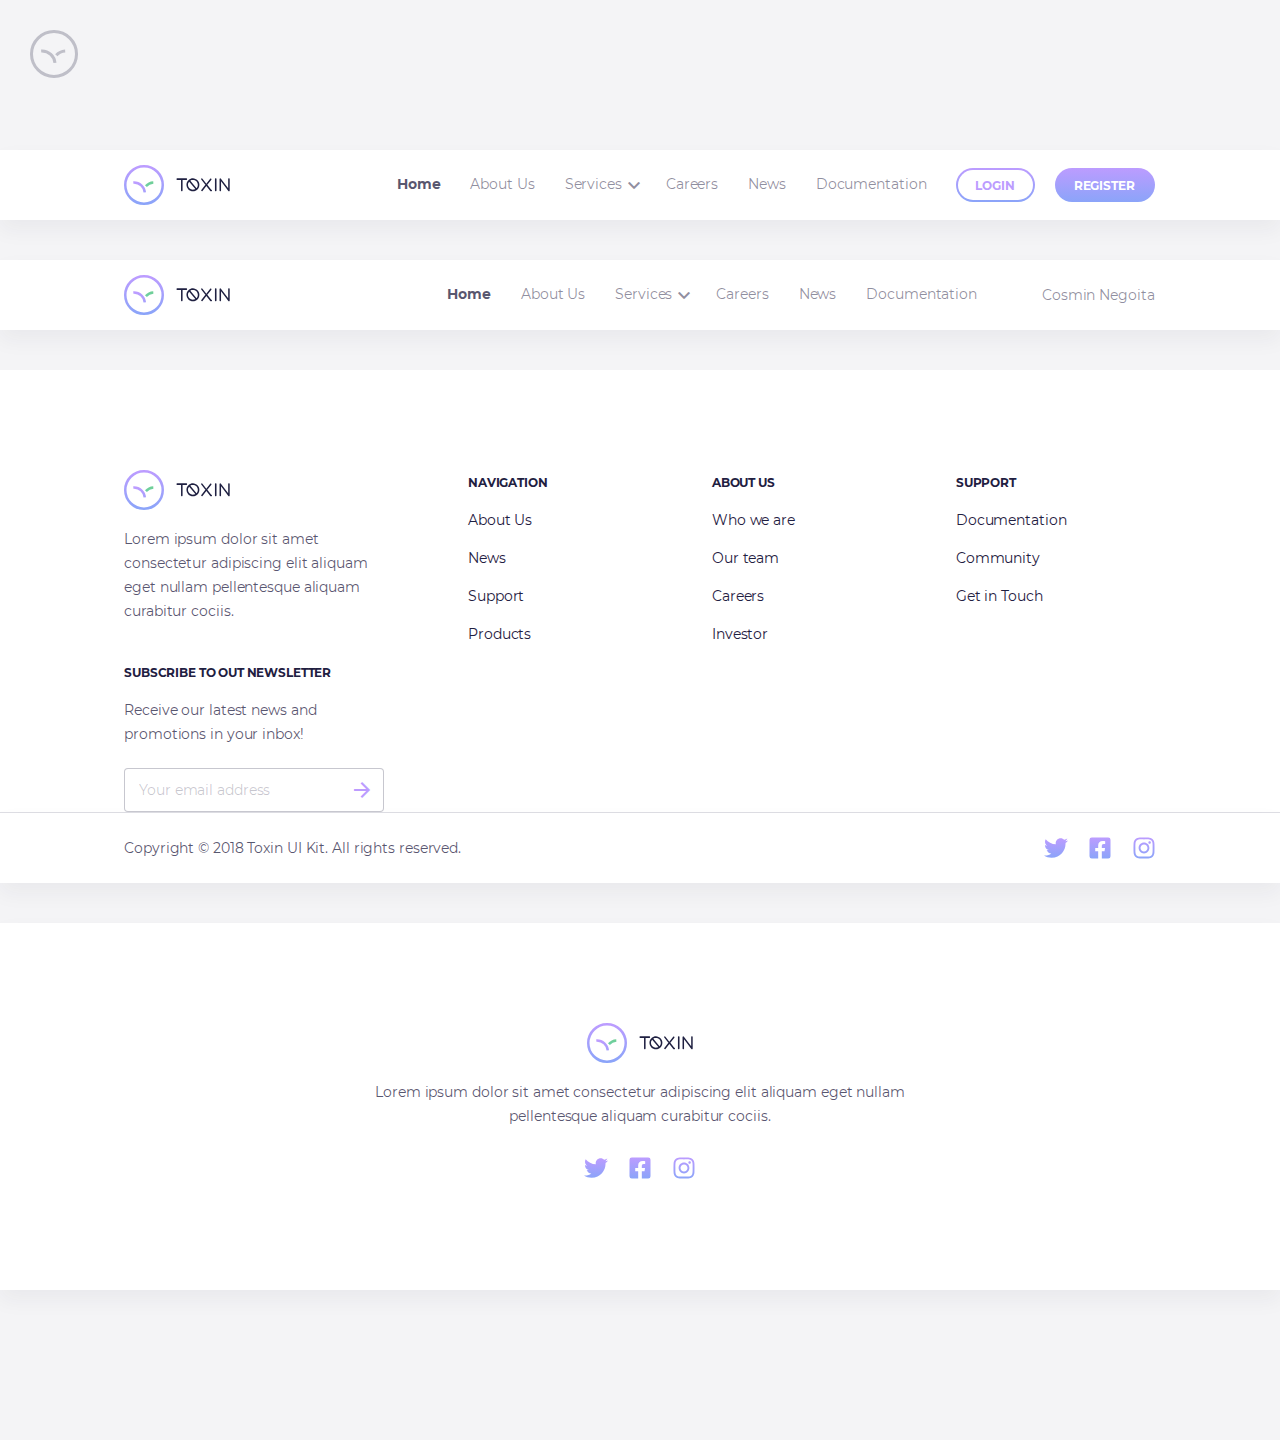
<file: header_footer.html>
<!DOCTYPE html><html><head><meta charset="utf8"><link href="css/header_footer.css" rel="stylesheet"></head><body class="header_footer"><div class="header"><div class="header__left"><div class="toxin__logos"><img class="toxin__logo" src="./static/logo_color.svg"/><img class="toxin__logo" src="./static/toxin.svg"/></div></div><div class="header__right"><ul class="header__menu"><li class="header__menu-item header__menu-item_selected" style="margin-right: 30px"><a href="#Home">Home</a></li><li class="header__menu-item" style="margin-right: 30px"><a href="#about">About Us</a></li><li class="header__menu-item header__menu-item_sub" style="margin-right: 30px"><a href="#services">Services</a><ul class="header__submenu"><li class="header__submenu-item"><a href="#first">first</a></li><li class="header__submenu-item"><a href="#second">second</a></li></ul></li><li class="header__menu-item" style="margin-right: 30px"><a href="#careers">Careers</a></li><li class="header__menu-item" style="margin-right: 30px"><a href="#news">News</a></li><li class="header__menu-item" style="margin-right: 30px"><a href="#description">Documentation</a></li></ul><div class="header__profile header__profile_hide"></div><div class="header__controls"><div class="button__outer" style="height:34px; ; "><input class="button button_white" type="button" value="LOGIN" style="height:30px; ;"/></div><div class="spacer-block" style="width: 20px; height: undefined;"></div><div class="button__outer" style="height:34px; ; "><input class="button" type="button" value="REGISTER" style="height:30px; ;"/></div></div></div></div><div class="spacer-block" style="width: ; height: 40px;"></div><div class="header"><div class="header__left"><div class="toxin__logos"><img class="toxin__logo" src="./static/logo_color.svg"/><img class="toxin__logo" src="./static/toxin.svg"/></div></div><div class="header__right"><ul class="header__menu"><li class="header__menu-item header__menu-item_selected" style="margin-right: 30px"><a href="#Home">Home</a></li><li class="header__menu-item" style="margin-right: 30px"><a href="#about">About Us</a></li><li class="header__menu-item header__menu-item_sub" style="margin-right: 30px"><a href="#services">Services</a><ul class="header__submenu"><li class="header__submenu-item"><a href="#first">first</a></li><li class="header__submenu-item"><a href="#second">second</a></li></ul></li><li class="header__menu-item" style="margin-right: 30px"><a href="#careers">Careers</a></li><li class="header__menu-item" style="margin-right: 30px"><a href="#news">News</a></li><li class="header__menu-item" style="margin-right: 30px"><a href="#description">Documentation</a></li></ul><div class="header__profile">Cosmin Negoita</div><div class="header__controls header__controls_hide"><div class="button__outer" style="height:34px; ; "><input class="button button_white" type="button" value="LOGIN" style="height:30px; ;"/></div><div class="spacer-block" style="width: 20px; height: undefined;"></div><div class="button__outer" style="height:34px; ; "><input class="button" type="button" value="REGISTER" style="height:30px; ;"/></div></div></div></div><div class="spacer-block" style="width: ; height: 40px;"></div><div class="footer"><div class="footer__column260"><div class="toxin__logos"><img class="toxin__logo" src="./static/logo_color.svg"/><img class="toxin__logo" src="./static/toxin.svg"/></div><p class="toxin__text">Lorem ipsum dolor sit amet 		consectetur adipiscing elit aliquam 		eget nullam pellentesque aliquam 		curabitur cociis.</p></div><div class="footer__column160"><dl class="footer__list"></dl><dt class="footer__list-title">navigation</dt><dd class="footer__list-item"><a class="footer__link" href="#about">About Us</a></dd><dd class="footer__list-item"><a class="footer__link" href="#News">News</a></dd><dd class="footer__list-item"><a class="footer__link" href="#support">Support</a></dd><dd class="footer__list-item"><a class="footer__link" href="#products">Products</a></dd></div><div class="footer__column160"><dl class="footer__list"></dl><dt class="footer__list-title">About us</dt><dd class="footer__list-item"><a class="footer__link" href="#whoweare">Who we are</a></dd><dd class="footer__list-item"><a class="footer__link" href="#team">Our team</a></dd><dd class="footer__list-item"><a class="footer__link" href="#careers">Careers</a></dd><dd class="footer__list-item"><a class="footer__link" href="#investors">Investor</a></dd></div><div class="footer__column160"><dl class="footer__list"></dl><dt class="footer__list-title">support</dt><dd class="footer__list-item"><a class="footer__link" href="#docs">Documentation</a></dd><dd class="footer__list-item"><a class="footer__link" href="#community">Community</a></dd><dd class="footer__list-item"><a class="footer__link" href="#touch">Get in Touch</a></dd></div><div class="footer__column260" style="margin: 0"><dl class="footer__list"></dl><dt class="footer__list-title">subscribe to out newsletter</dt><dd class="footer__list-item"><p class="footer__text">Receive our latest news and promotions in your inbox!</p></dd><div class="subscription-field"><div class="input subscription-field__frame"><input class="subscription-field__input subscription-field_input" type="text" placeholder="Your email address"/><input class="subscription-field__btn material-icons" type="button" value="arrow_forward"/></div></div></div></div><div class="spacer-block" style="width: ; height: 1px;"></div><div class="copyright"><p class="copyright__left">Copyright © 2018 Toxin UI Kit. All rights reserved.</p><div class="social"><svg class="social__item" xmlns="http://www.w3.org/2000/svg"><linearGradient id="fill" x2="0" y2="100%"><stop offset="0%" stop-color="#BC9CFF"></stop><stop offset="100%" stop-color="#8BA4F9"></stop></linearGradient><use href="./static/twitter.svg#twitter"></use></svg><svg class="social__item"><use href="./static/facebook-square.svg#facebook"></use></svg><svg class="social__item"><use href="./static/instagram.svg#instagramm"></use></svg></div></div><div class="spacer-block" style="width: ; height: 40px;"></div><div class="footer-toxin"><div class="footer-toxin__content"><div class="toxin__logos"><img class="toxin__logo" src="./static/logo_color.svg"/><img class="toxin__logo" src="./static/toxin.svg"/></div><p class="toxin__text">Lorem ipsum dolor sit amet 	consectetur adipiscing elit aliquam 	eget nullam pellentesque aliquam 	curabitur cociis.</p><div class="social"><svg class="social__item" xmlns="http://www.w3.org/2000/svg"><linearGradient id="fill" x2="0" y2="100%"><stop offset="0%" stop-color="#BC9CFF"></stop><stop offset="100%" stop-color="#8BA4F9"></stop></linearGradient><use href="./static/twitter.svg#twitter"></use></svg><svg class="social__item"><use href="./static/facebook-square.svg#facebook"></use></svg><svg class="social__item"><use href="./static/instagram.svg#instagramm"></use></svg></div></div></div><script type="text/javascript" src="header_footer.js"></script></body></html>
</file>
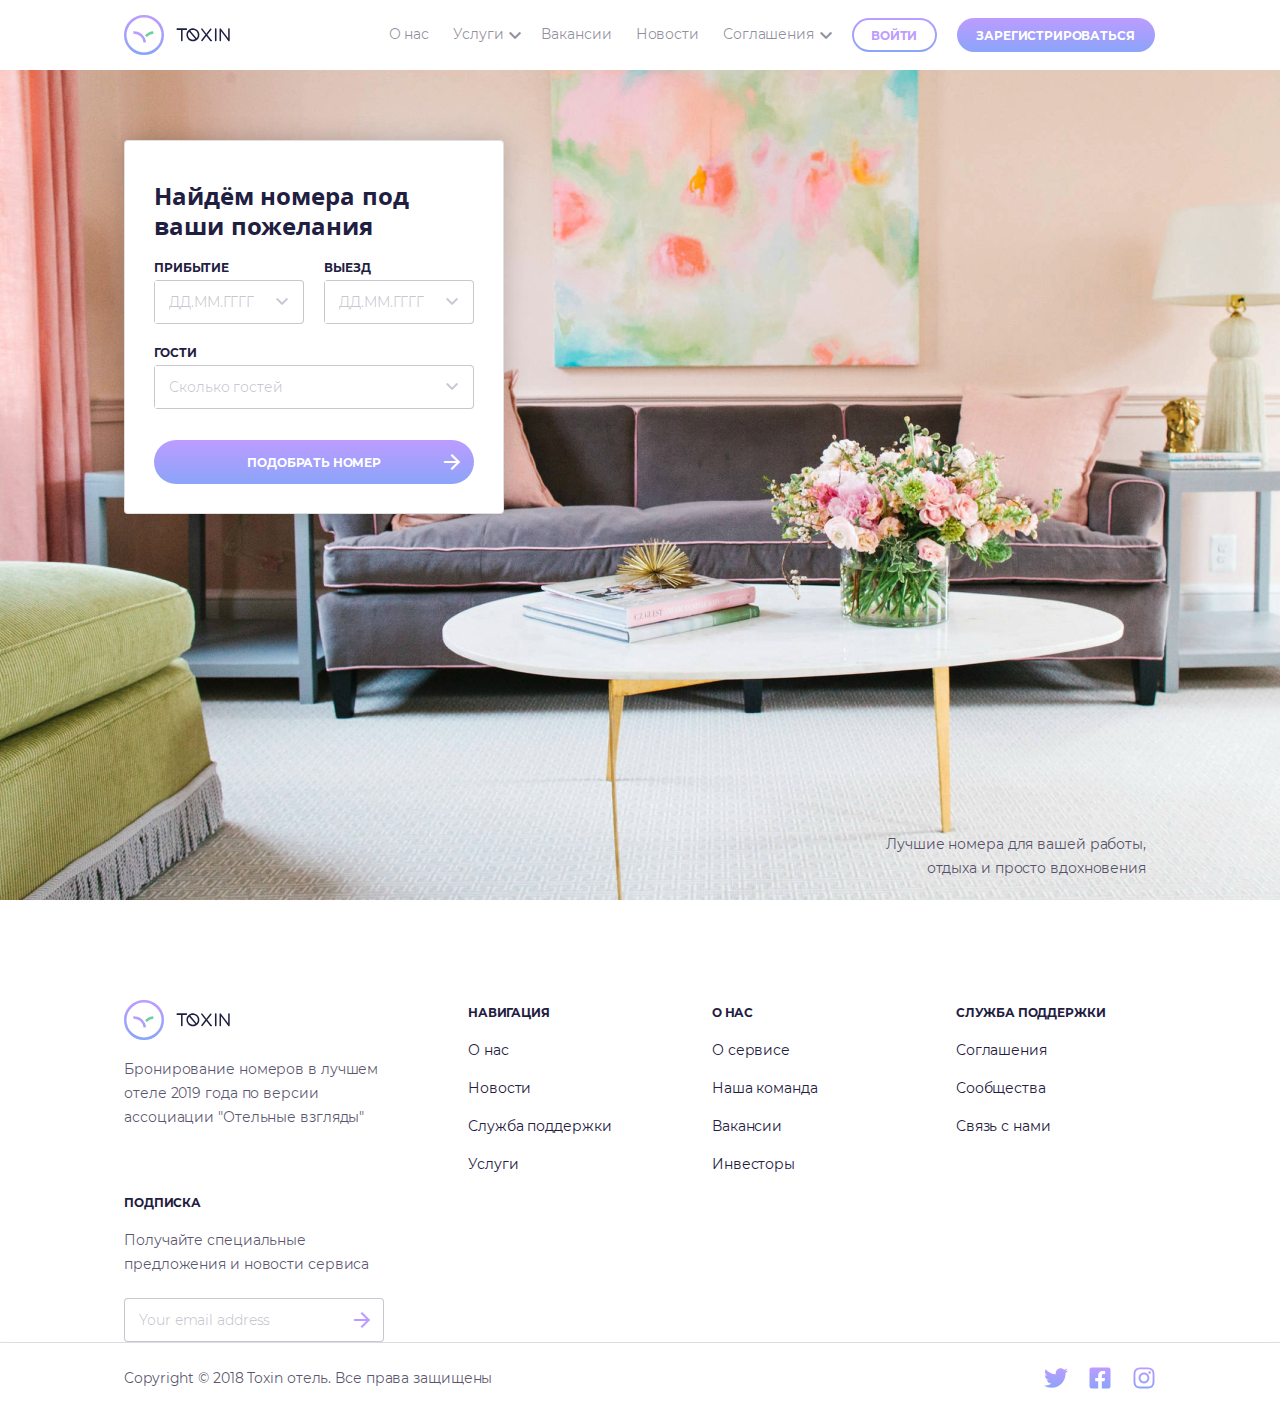
<file: landing.html>
<!--plural, singular--><!DOCTYPE html><html><head><meta charset="utf-8"><link href="css/landing.css" rel="stylesheet"></head><body class="landing"><div class="header"><div class="header__left"><div class="toxin__logos"><img class="toxin__logo" src="./static/logo_color.svg"/><img class="toxin__logo" src="./static/toxin.svg"/></div></div><div class="header__right"><ul class="header__menu"><li class="header__menu-item"><a href="#about">О нас</a></li><li class="header__menu-item header__menu-item_sub"><a href="#services">Услуги</a><ul class="header__submenu"><li class="header__submenu-item"><a href="#first">first</a></li><li class="header__submenu-item"><a href="#second">second</a></li></ul></li><li class="header__menu-item"><a href="#careers">Вакансии</a></li><li class="header__menu-item"><a href="#news">Новости</a></li><li class="header__menu-item header__menu-item_sub"><a href="#description">Соглашения</a><ul class="header__submenu"><li class="header__submenu-item"><a href="#first">first</a></li><li class="header__submenu-item"><a href="#second">second</a></li></ul></li></ul><div class="header__profile header__profile_hide"></div><div class="header__controls"><div class="button__outer" style="height:34px; ; "><input class="button button_white" type="button" value="ВОЙТИ" style="height:30px; ;"/></div><div class="spacer-block" style="width: 20px; height: undefined;"></div><div class="button__outer" style="height:34px; ; "><input class="button" type="button" value="ЗАРЕГИСТРИРОВАТЬСЯ" style="height:30px; ;"/></div></div></div></div><div class="landing__main"><div class="room-search"><form class="room-search__form"><div class="room-search__caption">Найдём номера под ваши пожелания</div><div class="spacer-block" style="width: ; height: 19px;"></div><div class="flex-container flex-container_space-between"><div class="label" style="max-width: 150px;"><div class="label__header"><p class="label__title">Прибытие</p><p class="label__comment"></p></div><div class="dropdown" id="dp1"><div class="dropdown__frame" onSelectStart="return false"><input class="dropdown__field" placeholder="ДД.ММ.ГГГГ" value=""/><div class="dropdown__btndown material-icons">keyboard_arrow_down</div></div><div class="dropdown__dropdown" plural="" singular=""><div class="dropdown__child"></div><div class="dropdown__controls dropdown__controls_visible"><p class="dropdown__applybtn" onSelectStart="return false">применить</p><p class="dropdown__clearbtn" onSelectStart="return false">Очистить</p></div></div></div></div><div class="label" style="max-width: 150px;"><div class="label__header"><p class="label__title">Выезд</p><p class="label__comment"></p></div><div class="dropdown" id="dp2"><div class="dropdown__frame" onSelectStart="return false"><input class="dropdown__field" placeholder="ДД.ММ.ГГГГ" value=""/><div class="dropdown__btndown material-icons">keyboard_arrow_down</div></div><div class="dropdown__dropdown" plural="" singular=""><div class="dropdown__child"></div><div class="dropdown__controls"><p class="dropdown__applybtn" onSelectStart="return false">применить</p><p class="dropdown__clearbtn" onSelectStart="return false">Очистить</p></div></div></div></div></div><div class="spacer-block" style="width: ; height: 21px;"></div><div class="label"><div class="label__header"><p class="label__title">Гости</p><p class="label__comment"></p></div><div class="dropdown" id="dd_guests"><div class="dropdown__frame" onSelectStart="return false"><input class="dropdown__field" placeholder="Сколько гостей" value=""/><div class="dropdown__btndown material-icons">keyboard_arrow_down</div></div><div class="dropdown__dropdown" plural="Гостей" singular="Гость"><div class="dropdown__child"></div><div class="num-select" plural="Взрослых" singular="Взрослый"><div class="num-select__label">Взрослых</div><div class="numpad"><div class="numpad__btn_dec" onselectstart="return false" onClick="numpadDecClick(event)">-</div><input class="numpad__input" type="number" min="0" max="3" step="" value="0" name=""/><div class="numpad__btn_inc" onselectstart="return false" onClick="numpadAddClick(event)">+</div></div></div><div class="num-select" plural="Детей" singular="Ребёнок"><div class="num-select__label">Детей</div><div class="numpad"><div class="numpad__btn_dec" onselectstart="return false" onClick="numpadDecClick(event)">-</div><input class="numpad__input" type="number" min="0" max="3" step="" value="0" name=""/><div class="numpad__btn_inc" onselectstart="return false" onClick="numpadAddClick(event)">+</div></div></div><div class="num-select" plural="Младенцев" singular="Младенец"><div class="num-select__label">Младенцев</div><div class="numpad"><div class="numpad__btn_dec" onselectstart="return false" onClick="numpadDecClick(event)">-</div><input class="numpad__input" type="number" min="0" max="2" step="" value="0" name=""/><div class="numpad__btn_inc" onselectstart="return false" onClick="numpadAddClick(event)">+</div></div></div><div class="dropdown__controls dropdown__controls_visible"><p class="dropdown__applybtn" onSelectStart="return false">применить</p><p class="dropdown__clearbtn" onSelectStart="return false">Очистить</p></div></div></div></div><div class="spacer-block" style="width: ; height: 31px;"></div><div class="button-submit"><input class="button-submit__input" type="button" value="Подобрать номер"/><div class="button-submit__icon">arrow_forward</div></div></form></div><div class="landing__textblock">Лучшие номера для вашей работы, отдыха и просто вдохновения</div></div><div class="footer"><div class="footer__column260"><div class="toxin__logos"><img class="toxin__logo" src="./static/logo_color.svg"/><img class="toxin__logo" src="./static/toxin.svg"/></div><p class="toxin__text">Бронирование номеров в лучшем 		отеле 2019 года по версии 		ассоциации &quot;Отельные взгляды&quot;</p></div><div class="footer__column160"><dl class="footer__list"></dl><dt class="footer__list-title">Навигация</dt><dd class="footer__list-item"><a class="footer__link" href="#about">О нас</a></dd><dd class="footer__list-item"><a class="footer__link" href="#News">Новости</a></dd><dd class="footer__list-item"><a class="footer__link" href="#support">Служба поддержки</a></dd><dd class="footer__list-item"><a class="footer__link" href="#products">Услуги</a></dd></div><div class="footer__column160"><dl class="footer__list"></dl><dt class="footer__list-title">О нас</dt><dd class="footer__list-item"><a class="footer__link" href="#whoweare">О сервисе</a></dd><dd class="footer__list-item"><a class="footer__link" href="#team">Наша команда</a></dd><dd class="footer__list-item"><a class="footer__link" href="#careers">Вакансии</a></dd><dd class="footer__list-item"><a class="footer__link" href="#investors">Инвесторы</a></dd></div><div class="footer__column160"><dl class="footer__list"></dl><dt class="footer__list-title">Служба поддержки</dt><dd class="footer__list-item"><a class="footer__link" href="#docs">Соглашения</a></dd><dd class="footer__list-item"><a class="footer__link" href="#community">Сообщества</a></dd><dd class="footer__list-item"><a class="footer__link" href="#touch">Связь с нами</a></dd></div><div class="footer__column260" style="margin: 0"><dl class="footer__list"></dl><dt class="footer__list-title">Подписка</dt><dd class="footer__list-item"><p class="footer__text">Получайте специальные предложения и новости сервиса</p></dd><div class="subscription-field"><div class="input subscription-field__frame"><input class="subscription-field__input subscription-field_input" type="text" placeholder="Your email address"/><input class="subscription-field__btn material-icons" type="button" value="arrow_forward"/></div></div></div></div><div class="spacer-block" style="width: ; height: 1px;"></div><div class="copyright"><p class="copyright__left">Copyright © 2018 Toxin отель. Все права защищены</p><div class="social"><svg class="social__item" xmlns="http://www.w3.org/2000/svg"><linearGradient id="fill" x2="0" y2="100%"><stop offset="0%" stop-color="#BC9CFF"></stop><stop offset="100%" stop-color="#8BA4F9"></stop></linearGradient><use href="./static/twitter.svg#twitter"></use></svg><svg class="social__item"><use href="./static/facebook-square.svg#facebook"></use></svg><svg class="social__item"><use href="./static/instagram.svg#instagramm"></use></svg></div></div><script type="text/javascript" src="landing.js"></script></body></html>
</file>
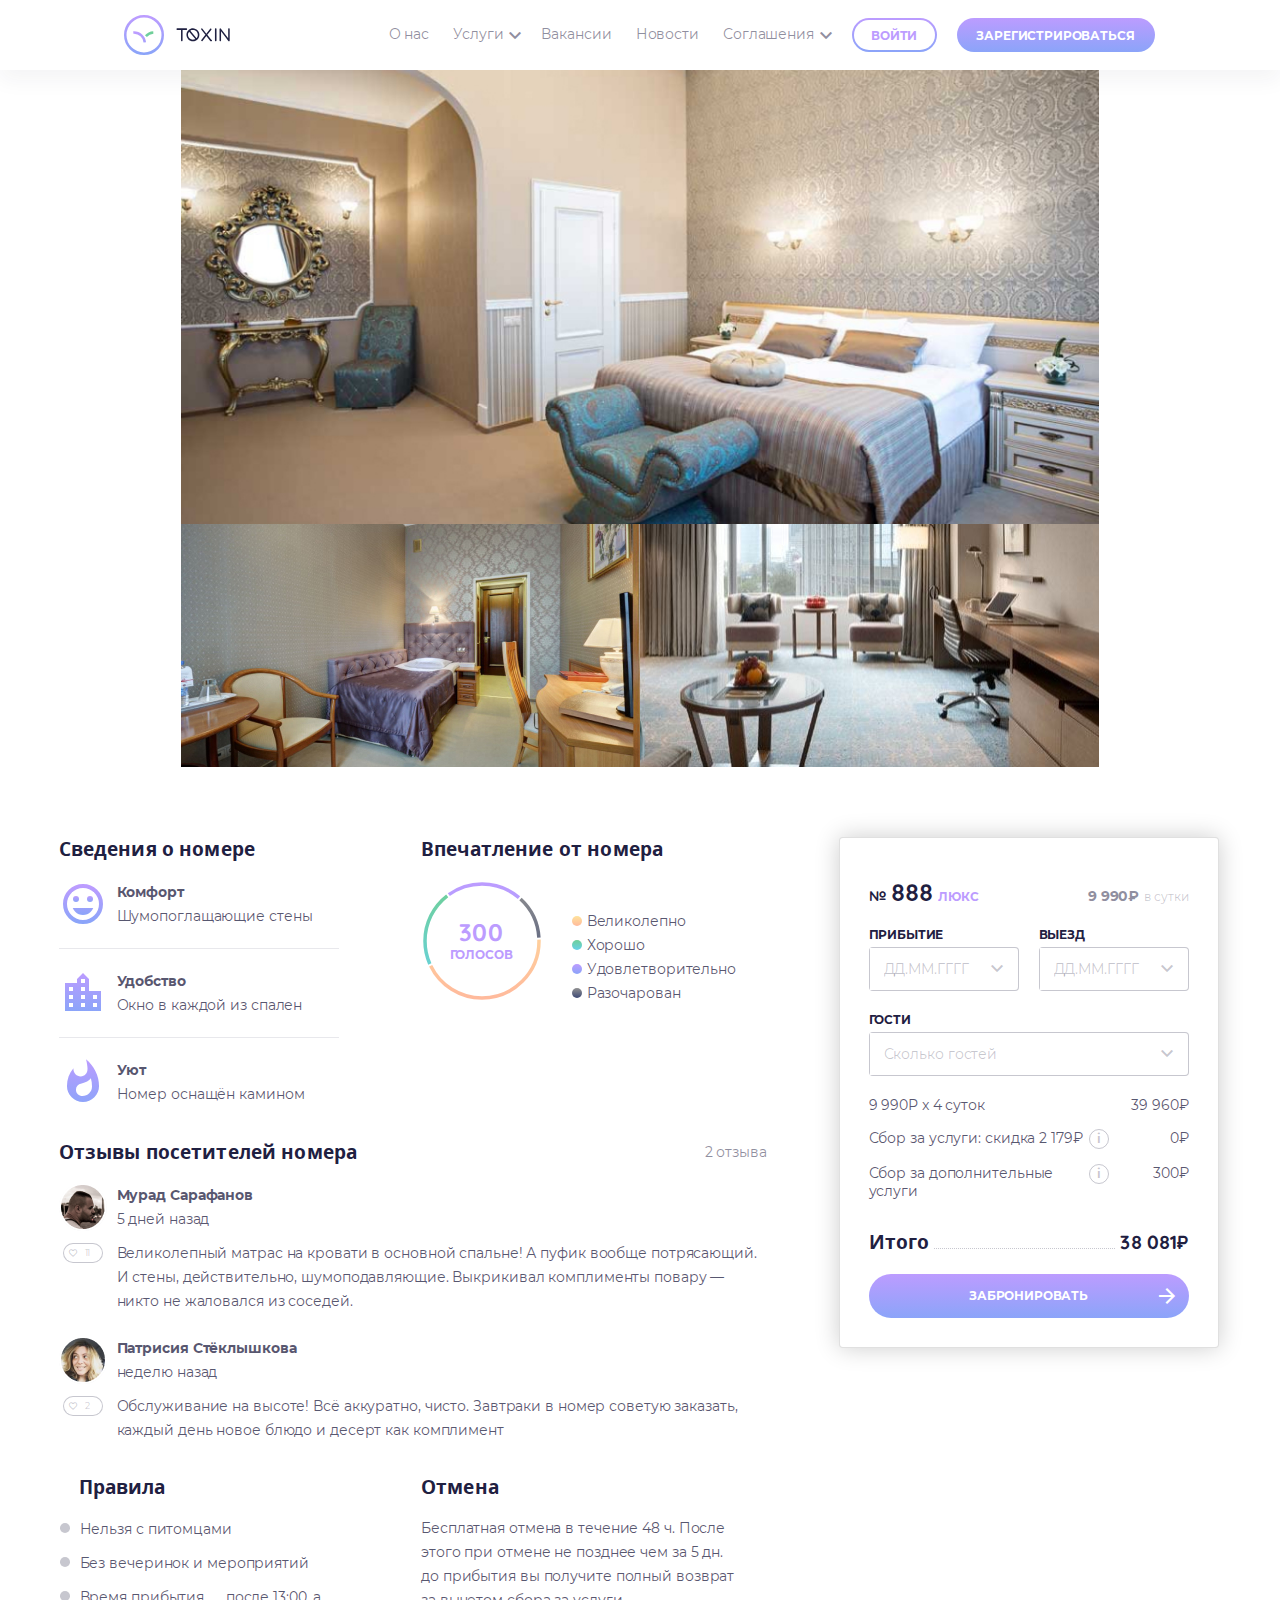
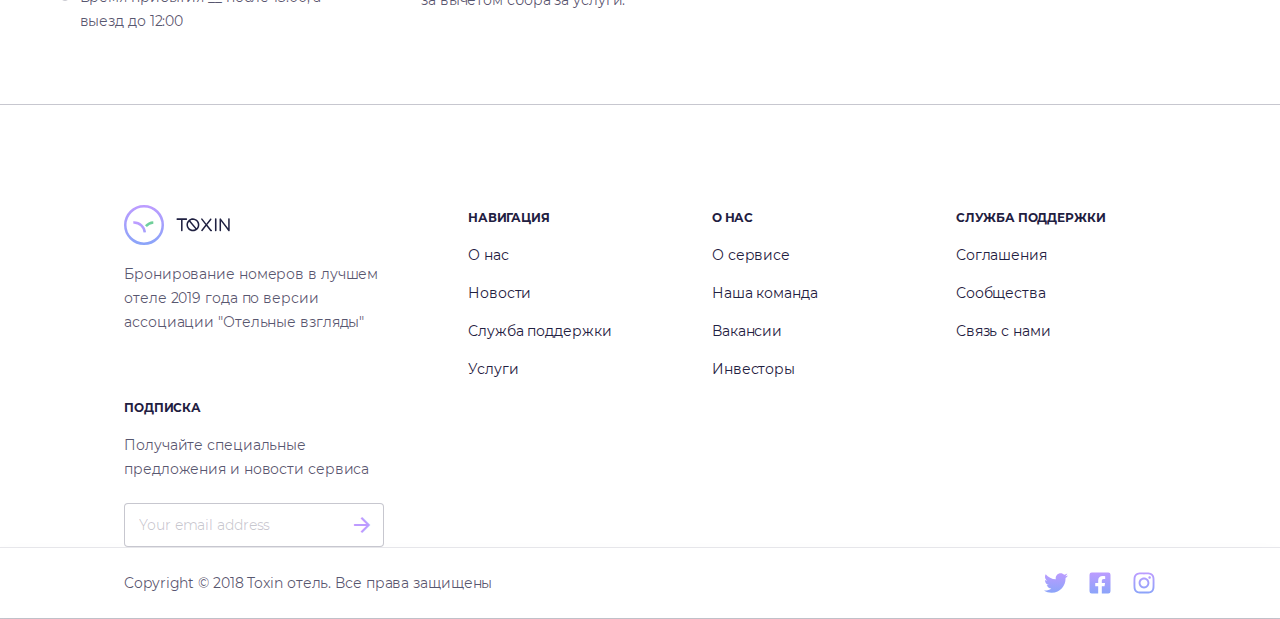
<file: room_details.html>
<!DOCTYPE html><html><head><meta charset="utf-8"><link href="css/room_details.css" rel="stylesheet"></head><body class="room-details"><div class="header"><div class="header__left"><div class="toxin__logos"><img class="toxin__logo" src="./static/logo_color.svg"/><img class="toxin__logo" src="./static/toxin.svg"/></div></div><div class="header__right"><ul class="header__menu"><li class="header__menu-item"><a href="#about">О нас</a></li><li class="header__menu-item header__menu-item_sub"><a href="#services">Услуги</a><ul class="header__submenu"><li class="header__submenu-item"><a href="#first">first</a></li><li class="header__submenu-item"><a href="#second">second</a></li></ul></li><li class="header__menu-item"><a href="#careers">Вакансии</a></li><li class="header__menu-item"><a href="#news">Новости</a></li><li class="header__menu-item header__menu-item_sub"><a href="#description">Соглашения</a><ul class="header__submenu"><li class="header__submenu-item"><a href="#first">first</a></li><li class="header__submenu-item"><a href="#second">second</a></li></ul></li></ul><div class="header__profile header__profile_hide"></div><div class="header__controls"><div class="button__outer" style="height:34px; ; "><input class="button button_white" type="button" value="ВОЙТИ" style="height:30px; ;"/></div><div class="spacer-block" style="width: 20px; height: undefined;"></div><div class="button__outer" style="height:34px; ; "><input class="button" type="button" value="ЗАРЕГИСТРИРОВАТЬСЯ" style="height:30px; ;"/></div></div></div></div><div class="room-details__main"><div class="room-details__photos"><img class="room-details__photo-big" src="./static/details_big.jpg"><div class="room-details__photos-small"><img class="room-details__photo" src="./static/details_s1.jpg"><img class="room-details__photo" src="./static/details_s2.jpg"></div></div><div class="room-details__middle-section"><div class="room-details__left"><div class="room-details__details"><div class="room-details__features"><h3 class="room-details__title">Сведения о номере</h3><div class="spacer-block" style="width: ; height: 19px;"></div><div class="feature"><img class="feature__picture" src="./static/smile.svg"/><div class="feature__content-box"><p class="feature__title">Комфорт</p><p class="feature__content">Шумопоглащающие стены</p></div></div><div class="spacer-block" style="width: ; height: 20px;"></div><div class="feature"><img class="feature__picture" src="./static/city.svg"/><div class="feature__content-box"><p class="feature__title">Удобство</p><p class="feature__content">Окно в каждой из спален</p></div></div><div class="spacer-block" style="width: ; height: 20px;"></div><div class="feature"><img class="feature__picture" src="./static/whatshot.svg"/><div class="feature__content-box"><p class="feature__title">Уют</p><p class="feature__content">Номер оснащён камином</p></div></div></div><div class="spacer-block" style="width: 55px; height: ;"></div><div class="room-details__impression" id="im1"><h3 class="room-details__title">Впечатление от номера</h3><div class="spacer-block" style="width: ; height: 19px;"></div></div></div><div class="room-details__feedback"><div class="room-details__feedback-title"><h3 class="room-details__title">Отзывы посетителей номера</h3><p>2 отзыва</p></div><div class="spacer-block" style="width: ; height: 19px;"></div><div class="comment"><img class="comment__photo" src="./static/murat.png" width="48px" height="48px"/><div class="comment__author"><div class="comment__authorname">Мурад Сарафанов</div><div class="comment__date">5 дней назад</div></div><div class="comment__likes"><div class="likebtn" onSelectStart="return false"><div class="likebtn__background"><div class="likebtn__heart">favorite_border</div><div class="likebtn__likes"></div></div></div></div><div class="comment__content">Великолепный матрас на кровати в основной спальне! а пуфик вообще потрясающий. и стены, действительно, шумоподавляющие. выкрикивал комплименты повару — никто не жаловался из соседей.</div></div><div class="spacer-block" style="width: ; height: 23px;"></div><div class="comment"><img class="comment__photo" src="./static/patricia.png" width="48px" height="48px"/><div class="comment__author"><div class="comment__authorname">Патрисия Стёклышкова</div><div class="comment__date">неделю назад</div></div><div class="comment__likes"><div class="likebtn" onSelectStart="return false"><div class="likebtn__background"><div class="likebtn__heart">favorite_border</div><div class="likebtn__likes"></div></div></div></div><div class="comment__content">Обслуживание на высоте! всё аккуратно, чисто. завтраки в номер советую заказать, каждый день новое блюдо и десерт как комплимент</div></div></div><div class="spacer-block" style="width: ; height: 33px;"></div><div class="room-details__bottom-section"><div class="room-details__rules"><h3 class="room-details__title">Правила</h3><div class="spacer-block" style="width: ; height: 18px;"></div><ul class="list"><li class="list__item">Нельзя с питомцами</li><li class="list__item">Без вечеринок и мероприятий</li><li class="list__item">Время прибытия __ после 13:00, а выезд до 12:00</li></ul></div><div class="spacer-block" style="width: 55px; height: ;"></div><div class="room_details__cancel"><h3 class="room-details__title">Отмена</h3><div class="spacer-block" style="width: ; height: 17px;"></div><p>Бесплатная отмена в течение 48 ч. После 
этого при отмене не позднее чем за 5 дн. до
прибытия вы получите полный возврат за
вычетом сбора за услуги.</p></div></div></div><div class="spacer-block" style="width: 70px; height: ;"></div><div class="room-details__booking"><div class="booking"><form class="booking__form"><div class="booking__header-layout"><div class="booking__room"><span class="booking__sign">№</span><span class="booking__room-number">888</span><span class="booking__lux">люкс</span></div><div class="booking__cost"><span class="booking__cost-value">9 990₽</span><span class="booking__perday">в сутки</span></div></div><div class="spacer-block" style="width: ; height: 17px;"></div><div class="booking__dates-layout"><div class="label" style="max-width: 150px"><div class="label__header"><p class="label__title">Прибытие</p><p class="label__comment"></p></div><div class="dropdown" id=""><div class="dropdown__frame" onSelectStart="return false"><input class="dropdown__field" placeholder="ДД.ММ.ГГГГ"/><div class="dropdown__btndown material-icons">keyboard_arrow_down</div></div><div class="dropdown__dropdown" plural="" singular=""><div class="dropdown__child"></div><div class="dropdown__controls"><p class="dropdown__applybtn" onSelectStart="return false">применить</p><p class="dropdown__clearbtn" onSelectStart="return false">Очистить</p></div></div></div></div><div class="label" style="max-width: 150px"><div class="label__header"><p class="label__title">Выезд</p><p class="label__comment"></p></div><div class="dropdown" id=""><div class="dropdown__frame" onSelectStart="return false"><input class="dropdown__field" placeholder="ДД.ММ.ГГГГ"/><div class="dropdown__btndown material-icons">keyboard_arrow_down</div></div><div class="dropdown__dropdown" plural="" singular=""><div class="dropdown__child"></div><div class="dropdown__controls"><p class="dropdown__applybtn" onSelectStart="return false">применить</p><p class="dropdown__clearbtn" onSelectStart="return false">Очистить</p></div></div></div></div></div><div class="spacer-block" style="width: ; height: 21px;"></div><div class="label"><div class="label__header"><p class="label__title">Гости</p><p class="label__comment"></p></div><div class="dropdown" id=""><div class="dropdown__frame" onSelectStart="return false"><input class="dropdown__field" placeholder="Сколько гостей"/><div class="dropdown__btndown material-icons">keyboard_arrow_down</div></div><div class="dropdown__dropdown" plural="" singular=""><div class="dropdown__child"></div><div class="dropdown__controls"><p class="dropdown__applybtn" onSelectStart="return false">применить</p><p class="dropdown__clearbtn" onSelectStart="return false">Очистить</p></div></div></div></div><div class="spacer-block" style="width: ; height: 20px;"></div><div class="booking__grid"><p class="booking__bodytext" id="booking-booking">9 990Р x 4 суток</p><p class="booking__bodytext"></p><p class="booking__bodytext booking__grid_col3" id="booking-overall-cost">39 960₽ </p><p class="booking__bodytext"><span class="booking__bodytext">Сбор за услуги</span><span class="booking__bodytext" id="booking-grace-value">: скидка 2 179₽ </span></p><span class="info" title="Подсказка">i</span><p class="booking__bodytext booking__grid_col3" id="booking-charge-value">0₽ </p><span class="booking__bodytext">Сбор за дополнительные услуги</span><span class="info" title="Подсказка">i</span><p class="booking__bodytext booking__grid_col3" id="booking-other-charge-value">300₽ </p></div><div class="spacer-block" style="width: ; height: 30px;"></div><div class="booking__footer-layout"><p class="booking__overall">Итого</p><p class="booking__spacer"></p><p class="booking__overall" id="booking-overall-value">38 081₽</p></div><div class="spacer-block" style="width: ; height: 20px;"></div><div class="button-submit"><input class="button-submit__input" type="button" value="Забронировать"/><div class="button-submit__icon">arrow_forward</div></div></form></div></div></div></div><div class="footer"><div class="footer__column260"><div class="toxin__logos"><img class="toxin__logo" src="./static/logo_color.svg"/><img class="toxin__logo" src="./static/toxin.svg"/></div><p class="toxin__text">Бронирование номеров в лучшем 		отеле 2019 года по версии 		ассоциации &quot;Отельные взгляды&quot;</p></div><div class="footer__column160"><dl class="footer__list"></dl><dt class="footer__list-title">Навигация</dt><dd class="footer__list-item"><a class="footer__link" href="#about">О нас</a></dd><dd class="footer__list-item"><a class="footer__link" href="#News">Новости</a></dd><dd class="footer__list-item"><a class="footer__link" href="#support">Служба поддержки</a></dd><dd class="footer__list-item"><a class="footer__link" href="#products">Услуги</a></dd></div><div class="footer__column160"><dl class="footer__list"></dl><dt class="footer__list-title">О нас</dt><dd class="footer__list-item"><a class="footer__link" href="#whoweare">О сервисе</a></dd><dd class="footer__list-item"><a class="footer__link" href="#team">Наша команда</a></dd><dd class="footer__list-item"><a class="footer__link" href="#careers">Вакансии</a></dd><dd class="footer__list-item"><a class="footer__link" href="#investors">Инвесторы</a></dd></div><div class="footer__column160"><dl class="footer__list"></dl><dt class="footer__list-title">Служба поддержки</dt><dd class="footer__list-item"><a class="footer__link" href="#docs">Соглашения</a></dd><dd class="footer__list-item"><a class="footer__link" href="#community">Сообщества</a></dd><dd class="footer__list-item"><a class="footer__link" href="#touch">Связь с нами</a></dd></div><div class="footer__column260" style="margin: 0"><dl class="footer__list"></dl><dt class="footer__list-title">Подписка</dt><dd class="footer__list-item"><p class="footer__text">Получайте специальные предложения и новости сервиса</p></dd><div class="subscription-field"><div class="input subscription-field__frame"><input class="subscription-field__input subscription-field_input" type="text" placeholder="Your email address"/><input class="subscription-field__btn material-icons" type="button" value="arrow_forward"/></div></div></div></div><div class="spacer-block" style="width: ; height: 1px;"></div><div class="copyright"><p class="copyright__left">Copyright © 2018 Toxin отель. Все права защищены</p><div class="social"><svg class="social__item" xmlns="http://www.w3.org/2000/svg"><linearGradient id="fill" x2="0" y2="100%"><stop offset="0%" stop-color="#BC9CFF"></stop><stop offset="100%" stop-color="#8BA4F9"></stop></linearGradient><use href="./static/twitter.svg#twitter"></use></svg><svg class="social__item"><use href="./static/facebook-square.svg#facebook"></use></svg><svg class="social__item"><use href="./static/instagram.svg#instagramm"></use></svg></div></div><script type="text/javascript" src="room_details.js"></script></body></html>
</file>
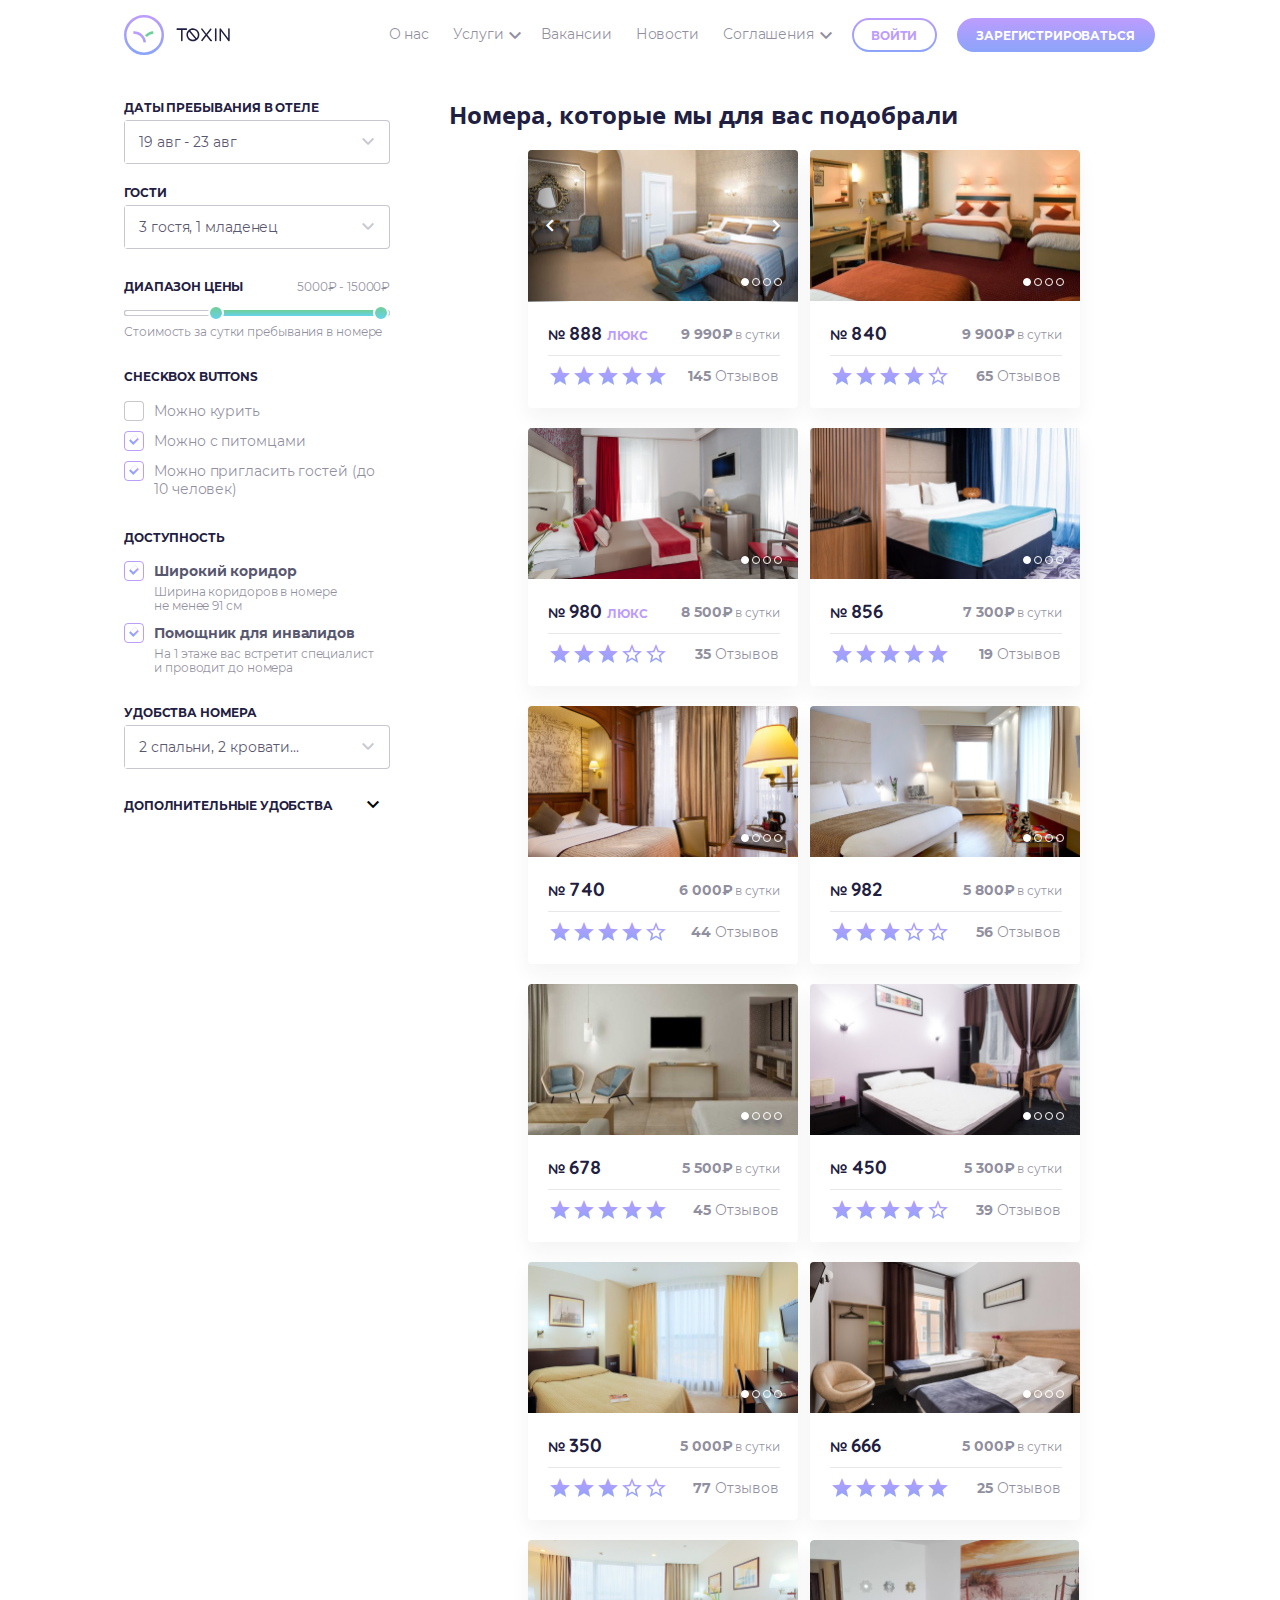
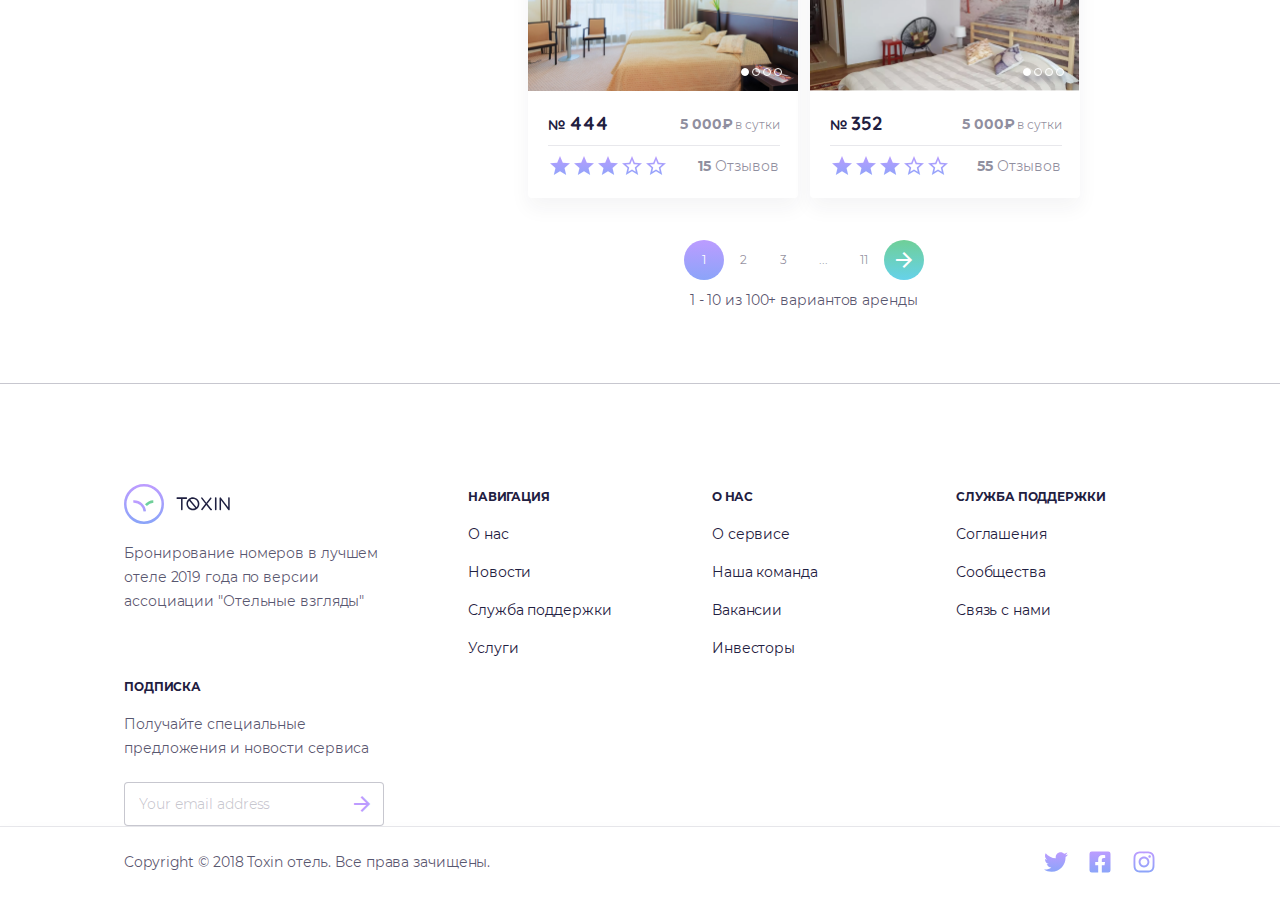
<file: search_filter.html>
<!--plural, singular--><!DOCTYPE html><html><head><meta charset="utf-8"><link href="css/search_filter.css" rel="stylesheet"></head><body class="search-filter"><div class="header"><div class="header__left"><div class="toxin__logos"><img class="toxin__logo" src="./static/logo_color.svg"/><img class="toxin__logo" src="./static/toxin.svg"/></div></div><div class="header__right"><ul class="header__menu"><li class="header__menu-item"><a href="#about">О нас</a></li><li class="header__menu-item header__menu-item_sub"><a href="#services">Услуги</a><ul class="header__submenu"><li class="header__submenu-item"><a href="#first">first</a></li><li class="header__submenu-item"><a href="#second">second</a></li></ul></li><li class="header__menu-item"><a href="#careers">Вакансии</a></li><li class="header__menu-item"><a href="#news">Новости</a></li><li class="header__menu-item header__menu-item_sub"><a href="#description">Соглашения</a><ul class="header__submenu"><li class="header__submenu-item"><a href="#first">first</a></li><li class="header__submenu-item"><a href="#second">second</a></li></ul></li></ul><div class="header__profile header__profile_hide"></div><div class="header__controls"><div class="button__outer" style="height:34px; ; "><input class="button button_white" type="button" value="ВОЙТИ" style="height:30px; ;"/></div><div class="spacer-block" style="width: 20px; height: undefined;"></div><div class="button__outer" style="height:34px; ; "><input class="button" type="button" value="ЗАРЕГИСТРИРОВАТЬСЯ" style="height:30px; ;"/></div></div></div></div><div class="search-filter__main"><div class="search-filter__options-block"><div class="label"><div class="label__header"><p class="label__title">Даты пребывания в отеле</p><p class="label__comment"></p></div><div class="dropdown" id="dp"><div class="dropdown__frame" onSelectStart="return false"><input class="dropdown__field" value="19 авг - 23 авг"/><div class="dropdown__btndown material-icons">keyboard_arrow_down</div></div><div class="dropdown__dropdown" plural="" singular=""><div class="dropdown__child"></div><div class="dropdown__controls dropdown__controls_visible"><p class="dropdown__applybtn" onSelectStart="return false">применить</p><p class="dropdown__clearbtn" onSelectStart="return false">Очистить</p></div></div></div><div class="spacer-block" style="width: ; height: 16px;"></div></div><div class="label"><div class="label__header"><p class="label__title">Гости</p><p class="label__comment"></p></div><div class="dropdown" id="ddc1"><div class="dropdown__frame" onSelectStart="return false"><input class="dropdown__field" value="3 гостя, 1 младенец"/><div class="dropdown__btndown material-icons">keyboard_arrow_down</div></div><div class="dropdown__dropdown" plural="" singular=""><div class="dropdown__child"></div><div class="num-select" plural="Взрослых" singular="Взрослый"><div class="num-select__label">Взрослых</div><div class="numpad"><div class="numpad__btn_dec" onselectstart="return false" onClick="numpadDecClick(event)">-</div><input class="numpad__input" type="number" min="0" max="3" step="" value="0" name=""/><div class="numpad__btn_inc" onselectstart="return false" onClick="numpadAddClick(event)">+</div></div></div><div class="num-select" plural="Детей" singular="Ребёнок"><div class="num-select__label">Детей</div><div class="numpad"><div class="numpad__btn_dec" onselectstart="return false" onClick="numpadDecClick(event)">-</div><input class="numpad__input" type="number" min="0" max="3" step="" value="0" name=""/><div class="numpad__btn_inc" onselectstart="return false" onClick="numpadAddClick(event)">+</div></div></div><div class="num-select" plural="Младенцев" singular="Младенец"><div class="num-select__label">Младенцев</div><div class="numpad"><div class="numpad__btn_dec" onselectstart="return false" onClick="numpadDecClick(event)">-</div><input class="numpad__input" type="number" min="0" max="2" step="" value="0" name=""/><div class="numpad__btn_inc" onselectstart="return false" onClick="numpadAddClick(event)">+</div></div></div><div class="dropdown__controls"><p class="dropdown__applybtn" onSelectStart="return false">применить</p><p class="dropdown__clearbtn" onSelectStart="return false">Очистить</p></div></div></div></div><div class="spacer-block" style="width: ; height: 30px;"></div><div class="range-slider" id="range"><div class="range-slider__label">Диапазон цены</div><div class="range-slider__rangevalue"></div><input class="range-slider__input-middle" type="range"/><input class="range-slider__input" type="range" max="16000" value="5000"/><input class="range-slider__input" type="range" max="16000" value="10000"/><p class="range-slider__description">Стоимость за сутки пребывания в номере</p></div><div class="spacer-block" style="width: ; height: 25px;"></div><div class="label"><div class="label__header"><p class="label__title">Checkbox buttons</p><p class="label__comment"></p></div><div class="spacer-block" style="width: ; height: 7px;"></div><label class="checkbox" onSelectStart="return false"><input class="checkbox__input" type="checkbox"/><div class="checkbox__frame"><div class="checkbox__checksymbol"><div class="checkbox__checksymbolcenter"></div></div></div><p class="checkbox__label">Можно курить</p></label><div class="spacer-block" style="width: ; height: 0px;"></div><label class="checkbox" onSelectStart="return false"><input class="checkbox__input" type="checkbox" checked="1" name=""/><div class="checkbox__frame"><div class="checkbox__checksymbol"><div class="checkbox__checksymbolcenter"></div></div></div><p class="checkbox__label">Можно с питомцами</p></label><div class="spacer-block" style="width: ; height: 0px;"></div><label class="checkbox" onSelectStart="return false"><input class="checkbox__input" type="checkbox" checked="1" name=""/><div class="checkbox__frame"><div class="checkbox__checksymbol"><div class="checkbox__checksymbolcenter"></div></div></div><p class="checkbox__label">Можно пригласить гостей (до 10 человек)</p></label></div><div class="spacer-block" style="width: ; height: 32px;"></div><div class="label"><div class="label__header"><p class="label__title">Доступность</p><p class="label__comment"></p></div><div class="spacer-block" style="width: ; height: 6px;"></div><label class="checkbox" onSelectStart="return false" style="width: 220px;"><input class="checkbox__input" type="checkbox" checked="0" name=""/><div class="checkbox__frame"><div class="checkbox__checksymbol"><div class="checkbox__checksymbolcenter"></div></div></div><p class="checkbox__label checkbox__label_rich">Широкий коридор</p><p class="checkbox__comment">Ширина коридоров в номере не менее 91 см</p></label><div class="spacer-block" style="width: ; height: 0px;"></div><label class="checkbox" onSelectStart="return false" style="width: 250px;"><input class="checkbox__input" type="checkbox" checked="0" name=""/><div class="checkbox__frame"><div class="checkbox__checksymbol"><div class="checkbox__checksymbolcenter"></div></div></div><p class="checkbox__label checkbox__label_rich">Помощник для инвалидов</p><p class="checkbox__comment">На 1 этаже вас встретит специалист и проводит до номера</p></label></div><div class="spacer-block" style="width: ; height: 30px;"></div><div class="label"><div class="label__header"><p class="label__title">Удобства номера</p><p class="label__comment"></p></div><div class="dropdown" id="ddc2"><div class="dropdown__frame" onSelectStart="return false"><input class="dropdown__field" value="2 спальни, 2 кровати..."/><div class="dropdown__btndown material-icons">keyboard_arrow_down</div></div><div class="dropdown__dropdown" plural="" singular=""><div class="dropdown__child"></div><div class="num-select" plural="спальни" singular="спальня"><div class="num-select__label">спальни</div><div class="numpad"><div class="numpad__btn_dec" onselectstart="return false" onClick="numpadDecClick(event)">-</div><input class="numpad__input" type="number" min="1" max="3" step="" value="2" name=""/><div class="numpad__btn_inc" onselectstart="return false" onClick="numpadAddClick(event)">+</div></div></div><div class="num-select" plural="кровати" singular="кровать"><div class="num-select__label">кровати</div><div class="numpad"><div class="numpad__btn_dec" onselectstart="return false" onClick="numpadDecClick(event)">-</div><input class="numpad__input" type="number" min="1" max="3" step="" value="2" name=""/><div class="numpad__btn_inc" onselectstart="return false" onClick="numpadAddClick(event)">+</div></div></div><div class="num-select" plural="ванные комнаты" singular="ванная комната"><div class="num-select__label">ванные комнаты</div><div class="numpad"><div class="numpad__btn_dec numpad__btn_disabled" onselectstart="return false" onClick="numpadDecClick(event)">-</div><input class="numpad__input" type="number" min="0" max="2" step="" value="" name=""/><div class="numpad__btn_inc" onselectstart="return false" onClick="numpadAddClick(event)">+</div></div></div><div class="dropdown__controls"><p class="dropdown__applybtn" onSelectStart="return false">применить</p><p class="dropdown__clearbtn" onSelectStart="return false">Очистить</p></div></div></div></div><div class="spacer-block" style="width: ; height: 14px;"></div><div class="checkbox-list" style="width:271px;" onSelectStart="return false" onClick="checkboxlistOnClick(event)"><p class="checkbox-list__label">Дополнительные удобства</p><div class="checkbox-list__btn material-icons">keyboard_arrow_down</div><div class="checkbox-list__dropdown" onClick="event.stopPropagation()"><label class="checkbox" onSelectStart="return false"><input class="checkbox__input" type="checkbox"/><div class="checkbox__frame"><div class="checkbox__checksymbol"><div class="checkbox__checksymbolcenter"></div></div></div><p class="checkbox__label">Завтрак</p></label><label class="checkbox" onSelectStart="return false"><input class="checkbox__input" type="checkbox" checked="1" name=""/><div class="checkbox__frame"><div class="checkbox__checksymbol"><div class="checkbox__checksymbolcenter"></div></div></div><p class="checkbox__label">Письменный стол</p></label><label class="checkbox" onSelectStart="return false"><input class="checkbox__input" type="checkbox" checked="1" name=""/><div class="checkbox__frame"><div class="checkbox__checksymbol"><div class="checkbox__checksymbolcenter"></div></div></div><p class="checkbox__label">Стул для кормления</p></label><label class="checkbox" onSelectStart="return false"><input class="checkbox__input" type="checkbox" checked="1" name=""/><div class="checkbox__frame"><div class="checkbox__checksymbol"><div class="checkbox__checksymbolcenter"></div></div></div><p class="checkbox__label">Кроватка</p></label><label class="checkbox" onSelectStart="return false"><input class="checkbox__input" type="checkbox"/><div class="checkbox__frame"><div class="checkbox__checksymbol"><div class="checkbox__checksymbolcenter"></div></div></div><p class="checkbox__label">Телевизор</p></label><label class="checkbox" onSelectStart="return false"><input class="checkbox__input" type="checkbox"/><div class="checkbox__frame"><div class="checkbox__checksymbol"><div class="checkbox__checksymbolcenter"></div></div></div><p class="checkbox__label">Шампунь</p></label><label class="checkbox" onSelectStart="return false"><input class="checkbox__input" type="checkbox"/><div class="checkbox__frame"><div class="checkbox__checksymbol"><div class="checkbox__checksymbolcenter"></div></div></div><p class="checkbox__label">Телевизор</p></label><label class="checkbox" onSelectStart="return false"><input class="checkbox__input" type="checkbox"/><div class="checkbox__frame"><div class="checkbox__checksymbol"><div class="checkbox__checksymbolcenter"></div></div></div><p class="checkbox__label">Шампунь</p></label></div></div></div><div class="search-filter__result-block"><h1 class="search-filter__title">Номера, которые мы для вас подобрали</h1><div class="search-filter__rooms"><div class="roomcard"><div class="roomcard__photo-block"><img class="roomcard__photo" src="./static/room1.png"/><div class="roomcard__navleft">keyboard_arrow_left</div><div class="roomcard__navright">keyboard_arrow_right</div><div class="roomcard__photopager"><div class="roomcard__photopage1 roomcard__photopage_active"></div><div class="roomcard__photopage2"></div><div class="roomcard__photopage3"></div><div class="roomcard__photopage4"></div></div></div><div class="roomcard__description"><div class="roomcard__num-block"><span class="roomcard__sign">№</span><span class="roomcard__number">888</span><span class="roomcard__lux">ЛЮКС</span></div><div class="roomcard__cost-block"><span class="roomcard__cost">9 990₽</span><span class="roomcard__perday">в сутки</span></div></div><div class="roomcard__rating"><div class="ratebtn" onSelectStart="return false"><div class="ratebtn__star" value="1">star</div><div class="ratebtn__star" value="2">star</div><div class="ratebtn__star" value="3">star</div><div class="ratebtn__star" value="4">star</div><div class="ratebtn__star" value="5">star</div></div><div class="roomcard__comments-block"><span class="roomcard__comments-value">145</span><span class="roomcard__comments">Отзывов</span></div></div></div><div class="roomcard"><div class="roomcard__photo-block"><img class="roomcard__photo" src="./static/room2.png"/><div class="roomcard__photopager"><div class="roomcard__photopage1 roomcard__photopage_active"></div><div class="roomcard__photopage2"></div><div class="roomcard__photopage3"></div><div class="roomcard__photopage4"></div></div></div><div class="roomcard__description"><div class="roomcard__num-block"><span class="roomcard__sign">№</span><span class="roomcard__number">840</span><span class="roomcard__lux"></span></div><div class="roomcard__cost-block"><span class="roomcard__cost">9 900₽</span><span class="roomcard__perday">в сутки</span></div></div><div class="roomcard__rating"><div class="ratebtn" onSelectStart="return false"><div class="ratebtn__star" value="1">star</div><div class="ratebtn__star" value="2">star</div><div class="ratebtn__star" value="3">star</div><div class="ratebtn__star" value="4">star</div><div class="ratebtn__star" value="5">star_border</div></div><div class="roomcard__comments-block"><span class="roomcard__comments-value">65</span><span class="roomcard__comments">Отзывов</span></div></div></div><div class="roomcard"><div class="roomcard__photo-block"><img class="roomcard__photo" src="./static/room3.png"/><div class="roomcard__photopager"><div class="roomcard__photopage1 roomcard__photopage_active"></div><div class="roomcard__photopage2"></div><div class="roomcard__photopage3"></div><div class="roomcard__photopage4"></div></div></div><div class="roomcard__description"><div class="roomcard__num-block"><span class="roomcard__sign">№</span><span class="roomcard__number">980</span><span class="roomcard__lux">ЛЮКС</span></div><div class="roomcard__cost-block"><span class="roomcard__cost">8 500₽</span><span class="roomcard__perday">в сутки</span></div></div><div class="roomcard__rating"><div class="ratebtn" onSelectStart="return false"><div class="ratebtn__star" value="1">star</div><div class="ratebtn__star" value="2">star</div><div class="ratebtn__star" value="3">star</div><div class="ratebtn__star" value="4">star_border</div><div class="ratebtn__star" value="5">star_border</div></div><div class="roomcard__comments-block"><span class="roomcard__comments-value">35</span><span class="roomcard__comments">Отзывов</span></div></div></div><div class="roomcard"><div class="roomcard__photo-block"><img class="roomcard__photo" src="./static/room4.png"/><div class="roomcard__photopager"><div class="roomcard__photopage1 roomcard__photopage_active"></div><div class="roomcard__photopage2"></div><div class="roomcard__photopage3"></div><div class="roomcard__photopage4"></div></div></div><div class="roomcard__description"><div class="roomcard__num-block"><span class="roomcard__sign">№</span><span class="roomcard__number">856</span><span class="roomcard__lux"></span></div><div class="roomcard__cost-block"><span class="roomcard__cost">7 300₽</span><span class="roomcard__perday">в сутки</span></div></div><div class="roomcard__rating"><div class="ratebtn" onSelectStart="return false"><div class="ratebtn__star" value="1">star</div><div class="ratebtn__star" value="2">star</div><div class="ratebtn__star" value="3">star</div><div class="ratebtn__star" value="4">star</div><div class="ratebtn__star" value="5">star</div></div><div class="roomcard__comments-block"><span class="roomcard__comments-value">19</span><span class="roomcard__comments">Отзывов</span></div></div></div><div class="roomcard"><div class="roomcard__photo-block"><img class="roomcard__photo" src="./static/room5.png"/><div class="roomcard__photopager"><div class="roomcard__photopage1 roomcard__photopage_active"></div><div class="roomcard__photopage2"></div><div class="roomcard__photopage3"></div><div class="roomcard__photopage4"></div></div></div><div class="roomcard__description"><div class="roomcard__num-block"><span class="roomcard__sign">№</span><span class="roomcard__number">740</span><span class="roomcard__lux"></span></div><div class="roomcard__cost-block"><span class="roomcard__cost">6 000₽</span><span class="roomcard__perday">в сутки</span></div></div><div class="roomcard__rating"><div class="ratebtn" onSelectStart="return false"><div class="ratebtn__star" value="1">star</div><div class="ratebtn__star" value="2">star</div><div class="ratebtn__star" value="3">star</div><div class="ratebtn__star" value="4">star</div><div class="ratebtn__star" value="5">star_border</div></div><div class="roomcard__comments-block"><span class="roomcard__comments-value">44</span><span class="roomcard__comments">Отзывов</span></div></div></div><div class="roomcard"><div class="roomcard__photo-block"><img class="roomcard__photo" src="./static/room6.png"/><div class="roomcard__photopager"><div class="roomcard__photopage1 roomcard__photopage_active"></div><div class="roomcard__photopage2"></div><div class="roomcard__photopage3"></div><div class="roomcard__photopage4"></div></div></div><div class="roomcard__description"><div class="roomcard__num-block"><span class="roomcard__sign">№</span><span class="roomcard__number">982</span><span class="roomcard__lux"></span></div><div class="roomcard__cost-block"><span class="roomcard__cost">5 800₽</span><span class="roomcard__perday">в сутки</span></div></div><div class="roomcard__rating"><div class="ratebtn" onSelectStart="return false"><div class="ratebtn__star" value="1">star</div><div class="ratebtn__star" value="2">star</div><div class="ratebtn__star" value="3">star</div><div class="ratebtn__star" value="4">star_border</div><div class="ratebtn__star" value="5">star_border</div></div><div class="roomcard__comments-block"><span class="roomcard__comments-value">56</span><span class="roomcard__comments">Отзывов</span></div></div></div><div class="roomcard"><div class="roomcard__photo-block"><img class="roomcard__photo" src="./static/room7.png"/><div class="roomcard__photopager"><div class="roomcard__photopage1 roomcard__photopage_active"></div><div class="roomcard__photopage2"></div><div class="roomcard__photopage3"></div><div class="roomcard__photopage4"></div></div></div><div class="roomcard__description"><div class="roomcard__num-block"><span class="roomcard__sign">№</span><span class="roomcard__number">678</span><span class="roomcard__lux"></span></div><div class="roomcard__cost-block"><span class="roomcard__cost">5 500₽</span><span class="roomcard__perday">в сутки</span></div></div><div class="roomcard__rating"><div class="ratebtn" onSelectStart="return false"><div class="ratebtn__star" value="1">star</div><div class="ratebtn__star" value="2">star</div><div class="ratebtn__star" value="3">star</div><div class="ratebtn__star" value="4">star</div><div class="ratebtn__star" value="5">star</div></div><div class="roomcard__comments-block"><span class="roomcard__comments-value">45</span><span class="roomcard__comments">Отзывов</span></div></div></div><div class="roomcard"><div class="roomcard__photo-block"><img class="roomcard__photo" src="./static/room8.png"/><div class="roomcard__photopager"><div class="roomcard__photopage1 roomcard__photopage_active"></div><div class="roomcard__photopage2"></div><div class="roomcard__photopage3"></div><div class="roomcard__photopage4"></div></div></div><div class="roomcard__description"><div class="roomcard__num-block"><span class="roomcard__sign">№</span><span class="roomcard__number">450</span><span class="roomcard__lux"></span></div><div class="roomcard__cost-block"><span class="roomcard__cost">5 300₽</span><span class="roomcard__perday">в сутки</span></div></div><div class="roomcard__rating"><div class="ratebtn" onSelectStart="return false"><div class="ratebtn__star" value="1">star</div><div class="ratebtn__star" value="2">star</div><div class="ratebtn__star" value="3">star</div><div class="ratebtn__star" value="4">star</div><div class="ratebtn__star" value="5">star_border</div></div><div class="roomcard__comments-block"><span class="roomcard__comments-value">39</span><span class="roomcard__comments">Отзывов</span></div></div></div><div class="roomcard"><div class="roomcard__photo-block"><img class="roomcard__photo" src="./static/room9.png"/><div class="roomcard__photopager"><div class="roomcard__photopage1 roomcard__photopage_active"></div><div class="roomcard__photopage2"></div><div class="roomcard__photopage3"></div><div class="roomcard__photopage4"></div></div></div><div class="roomcard__description"><div class="roomcard__num-block"><span class="roomcard__sign">№</span><span class="roomcard__number">350</span><span class="roomcard__lux"></span></div><div class="roomcard__cost-block"><span class="roomcard__cost">5 000₽</span><span class="roomcard__perday">в сутки</span></div></div><div class="roomcard__rating"><div class="ratebtn" onSelectStart="return false"><div class="ratebtn__star" value="1">star</div><div class="ratebtn__star" value="2">star</div><div class="ratebtn__star" value="3">star</div><div class="ratebtn__star" value="4">star_border</div><div class="ratebtn__star" value="5">star_border</div></div><div class="roomcard__comments-block"><span class="roomcard__comments-value">77</span><span class="roomcard__comments">Отзывов</span></div></div></div><div class="roomcard"><div class="roomcard__photo-block"><img class="roomcard__photo" src="./static/room10.png"/><div class="roomcard__photopager"><div class="roomcard__photopage1 roomcard__photopage_active"></div><div class="roomcard__photopage2"></div><div class="roomcard__photopage3"></div><div class="roomcard__photopage4"></div></div></div><div class="roomcard__description"><div class="roomcard__num-block"><span class="roomcard__sign">№</span><span class="roomcard__number">666</span><span class="roomcard__lux"></span></div><div class="roomcard__cost-block"><span class="roomcard__cost">5 000₽</span><span class="roomcard__perday">в сутки</span></div></div><div class="roomcard__rating"><div class="ratebtn" onSelectStart="return false"><div class="ratebtn__star" value="1">star</div><div class="ratebtn__star" value="2">star</div><div class="ratebtn__star" value="3">star</div><div class="ratebtn__star" value="4">star</div><div class="ratebtn__star" value="5">star</div></div><div class="roomcard__comments-block"><span class="roomcard__comments-value">25</span><span class="roomcard__comments">Отзывов</span></div></div></div><div class="roomcard"><div class="roomcard__photo-block"><img class="roomcard__photo" src="./static/room11.png"/><div class="roomcard__photopager"><div class="roomcard__photopage1 roomcard__photopage_active"></div><div class="roomcard__photopage2"></div><div class="roomcard__photopage3"></div><div class="roomcard__photopage4"></div></div></div><div class="roomcard__description"><div class="roomcard__num-block"><span class="roomcard__sign">№</span><span class="roomcard__number">444</span><span class="roomcard__lux"></span></div><div class="roomcard__cost-block"><span class="roomcard__cost">5 000₽</span><span class="roomcard__perday">в сутки</span></div></div><div class="roomcard__rating"><div class="ratebtn" onSelectStart="return false"><div class="ratebtn__star" value="1">star</div><div class="ratebtn__star" value="2">star</div><div class="ratebtn__star" value="3">star</div><div class="ratebtn__star" value="4">star_border</div><div class="ratebtn__star" value="5">star_border</div></div><div class="roomcard__comments-block"><span class="roomcard__comments-value">15</span><span class="roomcard__comments">Отзывов</span></div></div></div><div class="roomcard"><div class="roomcard__photo-block"><img class="roomcard__photo" src="./static/room12.png"/><div class="roomcard__photopager"><div class="roomcard__photopage1 roomcard__photopage_active"></div><div class="roomcard__photopage2"></div><div class="roomcard__photopage3"></div><div class="roomcard__photopage4"></div></div></div><div class="roomcard__description"><div class="roomcard__num-block"><span class="roomcard__sign">№</span><span class="roomcard__number">352</span><span class="roomcard__lux"></span></div><div class="roomcard__cost-block"><span class="roomcard__cost">5 000₽</span><span class="roomcard__perday">в сутки</span></div></div><div class="roomcard__rating"><div class="ratebtn" onSelectStart="return false"><div class="ratebtn__star" value="1">star</div><div class="ratebtn__star" value="2">star</div><div class="ratebtn__star" value="3">star</div><div class="ratebtn__star" value="4">star_border</div><div class="ratebtn__star" value="5">star_border</div></div><div class="roomcard__comments-block"><span class="roomcard__comments-value">55</span><span class="roomcard__comments">Отзывов</span></div></div></div></div><div class="spacer-block" style="width: ; height: 30px;"></div><div class="search-filter__pagination"><div class="pagination" id="pags"><div class="pagination__controls" onSelectStart="return false"><div class="pagination__arrow pagination__arrow_hidden">arrow_back</div><div class="pagination__pages pagination__pages_selected">1</div><div class="pagination__pages">2</div><div class="pagination__pages">3</div><div class="pagination__pages">...</div><div class="pagination__pages">15</div><div class="pagination__arrow">arrow_forward</div></div><div class="pagination__footer"> вариантов аренды</div></div></div></div><div class="spacer-block" style="width: ; height: 12px;"></div></div><div class="footer"><div class="footer__column260"><div class="toxin__logos"><img class="toxin__logo" src="./static/logo_color.svg"/><img class="toxin__logo" src="./static/toxin.svg"/></div><p class="toxin__text">Бронирование номеров в лучшем 		отеле 2019 года по версии 		ассоциации &quot;Отельные взгляды&quot;</p></div><div class="footer__column160"><dl class="footer__list"></dl><dt class="footer__list-title">Навигация</dt><dd class="footer__list-item"><a class="footer__link" href="#about">О нас</a></dd><dd class="footer__list-item"><a class="footer__link" href="#News">Новости</a></dd><dd class="footer__list-item"><a class="footer__link" href="#support">Служба поддержки</a></dd><dd class="footer__list-item"><a class="footer__link" href="#products">Услуги</a></dd></div><div class="footer__column160"><dl class="footer__list"></dl><dt class="footer__list-title">О нас</dt><dd class="footer__list-item"><a class="footer__link" href="#whoweare">О сервисе</a></dd><dd class="footer__list-item"><a class="footer__link" href="#team">Наша команда</a></dd><dd class="footer__list-item"><a class="footer__link" href="#careers">Вакансии</a></dd><dd class="footer__list-item"><a class="footer__link" href="#investors">Инвесторы</a></dd></div><div class="footer__column160"><dl class="footer__list"></dl><dt class="footer__list-title">Служба поддержки</dt><dd class="footer__list-item"><a class="footer__link" href="#docs">Соглашения</a></dd><dd class="footer__list-item"><a class="footer__link" href="#community">Сообщества</a></dd><dd class="footer__list-item"><a class="footer__link" href="#touch">Связь с нами</a></dd></div><div class="footer__column260" style="margin: 0"><dl class="footer__list"></dl><dt class="footer__list-title">Подписка</dt><dd class="footer__list-item"><p class="footer__text">Получайте специальные предложения и новости сервиса</p></dd><div class="subscription-field"><div class="input subscription-field__frame"><input class="subscription-field__input subscription-field_input" type="text" placeholder="Your email address"/><input class="subscription-field__btn material-icons" type="button" value="arrow_forward"/></div></div></div></div><div class="spacer-block" style="width: ; height: 1px;"></div><div class="copyright"><p class="copyright__left">Copyright © 2018 Toxin отель. Все права зачищены.</p><div class="social"><svg class="social__item" xmlns="http://www.w3.org/2000/svg"><linearGradient id="fill" x2="0" y2="100%"><stop offset="0%" stop-color="#BC9CFF"></stop><stop offset="100%" stop-color="#8BA4F9"></stop></linearGradient><use href="./static/twitter.svg#twitter"></use></svg><svg class="social__item"><use href="./static/facebook-square.svg#facebook"></use></svg><svg class="social__item"><use href="./static/instagram.svg#instagramm"></use></svg></div></div><script type="text/javascript" src="search_filter.js"></script></body></html>
</file>
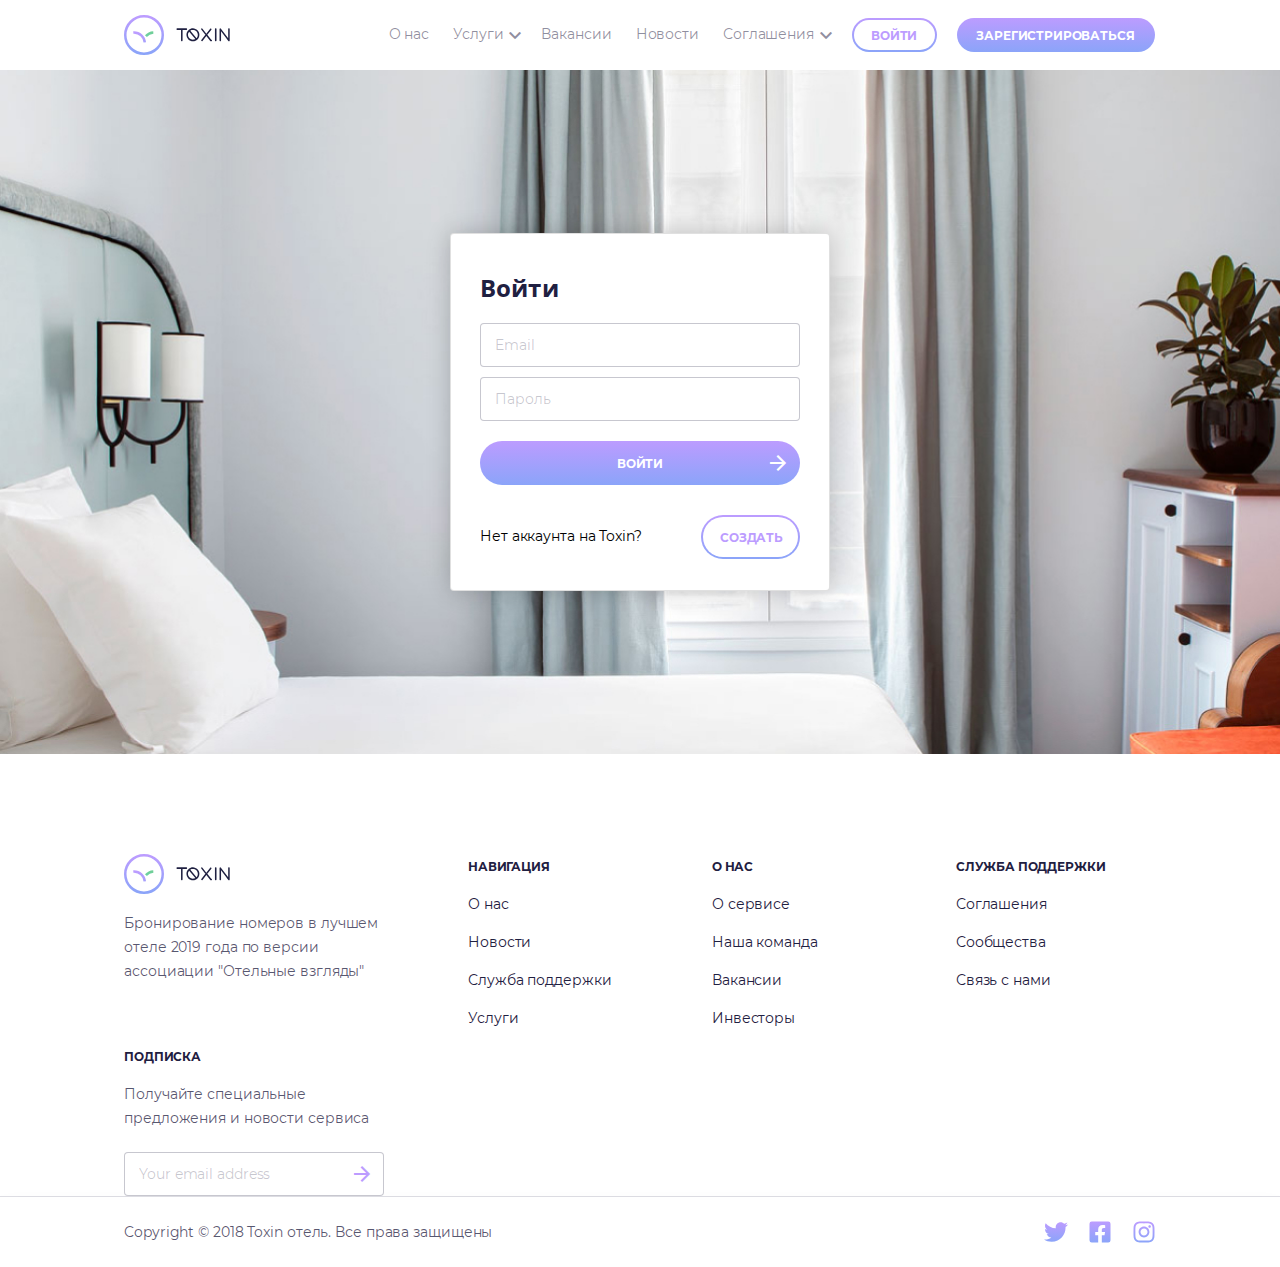
<file: signin.html>
<!DOCTYPE html><html><head><meta charset="utf-8"><link href="css/signin.css" rel="stylesheet"></head><body class="signin"><div class="header"><div class="header__left"><div class="toxin__logos"><img class="toxin__logo" src="./static/logo_color.svg"/><img class="toxin__logo" src="./static/toxin.svg"/></div></div><div class="header__right"><ul class="header__menu"><li class="header__menu-item"><a href="#about">О нас</a></li><li class="header__menu-item header__menu-item_sub"><a href="#services">Услуги</a><ul class="header__submenu"><li class="header__submenu-item"><a href="#first">first</a></li><li class="header__submenu-item"><a href="#second">second</a></li></ul></li><li class="header__menu-item"><a href="#careers">Вакансии</a></li><li class="header__menu-item"><a href="#news">Новости</a></li><li class="header__menu-item header__menu-item_sub"><a href="#description">Соглашения</a><ul class="header__submenu"><li class="header__submenu-item"><a href="#first">first</a></li><li class="header__submenu-item"><a href="#second">second</a></li></ul></li></ul><div class="header__profile header__profile_hide"></div><div class="header__controls"><div class="button__outer" style="height:34px; ; "><input class="button button_white" type="button" value="ВОЙТИ" style="height:30px; ;"/></div><div class="spacer-block" style="width: 20px; height: undefined;"></div><div class="button__outer" style="height:34px; ; "><input class="button" type="button" value="ЗАРЕГИСТРИРОВАТЬСЯ" style="height:30px; ;"/></div></div></div></div><div class="signin__main"><div class="create-account signin_hide"><form class="create-account__form"><p class="create-account__caption">Регистрация аккаунта</p><div class="spacer-block" style="width: ; height: 19px;"></div><input class="input" placeholder="Имя" name="firstname" id="firstname_input"/><div class="spacer-block" style="width: ; height: 10px;"></div><input class="input" placeholder="Фамилия" name="lastname" id="lastname_input"/><div class="spacer-block" style="width: ; height: 11px;"></div><div class="flex-container flex-container_flex-start"><label class="radio-button"><input class="radio-button__input" type="radio" checked="1" name="sex" value="male"/><div class="radio-button__check"><div class="radio-button__checksymbol"></div></div><div class="radio-button__label">Мужчина</div></label><div class="spacer-block" style="width: 20px; height: 0px;"></div><label class="radio-button"><input class="radio-button__input" type="radio" checked="" name="sex" value="female"/><div class="radio-button__check"><div class="radio-button__checksymbol"></div></div><div class="radio-button__label">Женщина</div></label></div><div class="spacer-block" style="width: ; height: 23px;"></div><div class="label"><div class="label__header"><p class="label__title">Дата рождения</p><p class="label__comment"></p></div><div class="dropdown" id="borndate_input"><div class="dropdown__frame" onSelectStart="return false"><input class="dropdown__field" placeholder="ДД.ММ.ГГГГ" value=""/><div class="dropdown__btndown material-icons">keyboard_arrow_down</div></div><div class="dropdown__dropdown" plural="" singular=""><div class="dropdown__child"></div><div class="dropdown__controls dropdown__controls_visible"><p class="dropdown__applybtn" onSelectStart="return false">применить</p><p class="dropdown__clearbtn" onSelectStart="return false">Очистить</p></div></div></div></div><div class="spacer-block" style="width: ; height: 20px;"></div><div class="label"><div class="label__header"><p class="label__title">Данные для входа в сеанс</p><p class="label__comment"></p></div><input class="input" placeholder="Email" name="email" id="email_input"/><div class="spacer-block" style="width: ; height: 0px;"></div><input class="input" placeholder="Пароль" name="password" id="password_input"/></div><div class="spacer-block" style="width: ; height: 10px;"></div><label class="toggle" onSelectStart="return false"><input class="toggle__input" type="checkbox" name="getOffers" value="true" id="offers_input"/><div class="toggle__switch"><div class="toggle__symbol"></div></div><div class="toggle__label">Получать спецпредложения</div></label><div class="spacer-block" style="width: ; height: 24px;"></div><div class="button-submit"><input class="button-submit__input" type="button" value="Перейти к оплате"/><div class="button-submit__icon">arrow_forward</div></div><div class="spacer-block" style="width: ; height: 30px;"></div><div class="flex-container flex-container_space-between"><p class="create-account__text">Уже есть аккаунт на Toxin</p><div class="button__outer" style="; width:99px; "><input class="button button_white" type="button" value="Войти" style="; width:95px;"/></div></div></form></div><div class="login-form"><form class="login-form__form"><p class="login-form__title">Войти</p><div class="spacer-block" style="width: ; height: 21px;"></div><input class="input" placeholder="Email"/><div class="spacer-block" style="width: ; height: 10px;"></div><input class="input" placeholder="Пароль"/><div class="spacer-block" style="width: ; height: 20px;"></div><div class="button-submit"><input class="button-submit__input" type="button" value="войти"/><div class="button-submit__icon">arrow_forward</div></div><div class="spacer-block" style="width: ; height: 30px;"></div><div class="login-form__footer-layout"><p class="login-form__text">Нет аккаунта на Toxin?</p><div class="button__outer" style="; width:99px; "><input class="button button_white" type="button" value="Создать" style="; width:95px;"/></div></div></form></div></div><div class="footer"><div class="footer__column260"><div class="toxin__logos"><img class="toxin__logo" src="./static/logo_color.svg"/><img class="toxin__logo" src="./static/toxin.svg"/></div><p class="toxin__text">Бронирование номеров в лучшем 		отеле 2019 года по версии 		ассоциации &quot;Отельные взгляды&quot;</p></div><div class="footer__column160"><dl class="footer__list"></dl><dt class="footer__list-title">Навигация</dt><dd class="footer__list-item"><a class="footer__link" href="#about">О нас</a></dd><dd class="footer__list-item"><a class="footer__link" href="#News">Новости</a></dd><dd class="footer__list-item"><a class="footer__link" href="#support">Служба поддержки</a></dd><dd class="footer__list-item"><a class="footer__link" href="#products">Услуги</a></dd></div><div class="footer__column160"><dl class="footer__list"></dl><dt class="footer__list-title">О нас</dt><dd class="footer__list-item"><a class="footer__link" href="#whoweare">О сервисе</a></dd><dd class="footer__list-item"><a class="footer__link" href="#team">Наша команда</a></dd><dd class="footer__list-item"><a class="footer__link" href="#careers">Вакансии</a></dd><dd class="footer__list-item"><a class="footer__link" href="#investors">Инвесторы</a></dd></div><div class="footer__column160"><dl class="footer__list"></dl><dt class="footer__list-title">Служба поддержки</dt><dd class="footer__list-item"><a class="footer__link" href="#docs">Соглашения</a></dd><dd class="footer__list-item"><a class="footer__link" href="#community">Сообщества</a></dd><dd class="footer__list-item"><a class="footer__link" href="#touch">Связь с нами</a></dd></div><div class="footer__column260" style="margin: 0"><dl class="footer__list"></dl><dt class="footer__list-title">Подписка</dt><dd class="footer__list-item"><p class="footer__text">Получайте специальные предложения и новости сервиса</p></dd><div class="subscription-field"><div class="input subscription-field__frame"><input class="subscription-field__input subscription-field_input" type="text" placeholder="Your email address"/><input class="subscription-field__btn material-icons" type="button" value="arrow_forward"/></div></div></div></div><div class="spacer-block" style="width: ; height: 1px;"></div><div class="copyright"><p class="copyright__left">Copyright © 2018 Toxin отель. Все права защищены</p><div class="social"><svg class="social__item" xmlns="http://www.w3.org/2000/svg"><linearGradient id="fill" x2="0" y2="100%"><stop offset="0%" stop-color="#BC9CFF"></stop><stop offset="100%" stop-color="#8BA4F9"></stop></linearGradient><use href="./static/twitter.svg#twitter"></use></svg><svg class="social__item"><use href="./static/facebook-square.svg#facebook"></use></svg><svg class="social__item"><use href="./static/instagram.svg#instagramm"></use></svg></div></div><script type="text/javascript" src="signin.js"></script></body></html>
</file>
<file: css/index.css>
/** =================== MONTSERRAT =================== **/

/** Montserrat Thin **/
@font-face {
    font-family: "Montserrat";
    font-weight: 100;
    font-style: normal;
    src: url(.././fonts/Montserrat-Thin.eot);
    src: url(.././fonts/Montserrat-Thin.eot?#iefix) format('embedded-opentype'),
         url(.././fonts/Montserrat-Thin.woff2) format("woff2"),
         url(.././fonts/Montserrat-Thin.woff) format("woff");
}

/** Montserrat Thin-Italic **/
@font-face {
    font-family: "Montserrat";
    font-weight: 100;
    font-style: italic;
    src: url(.././fonts/Montserrat-ThinItalic.eot);
    src: url(.././fonts/Montserrat-ThinItalic.eot?#iefix) format('embedded-opentype'),
         url(.././fonts/Montserrat-ThinItalic.woff2) format("woff2"),
         url(.././fonts/Montserrat-ThinItalic.woff) format("woff");
}

/** Montserrat ExtraLight **/
@font-face {
    font-family: "Montserrat";
    font-weight: 200;
    font-style: normal;
    src: url(.././fonts/Montserrat-ExtraLight.eot);
    src: url(.././fonts/Montserrat-ExtraLight.eot?#iefix) format('embedded-opentype'),
         url(.././fonts/Montserrat-ExtraLight.woff2) format("woff2"),
         url(.././fonts/Montserrat-ExtraLight.woff) format("woff");
}

/** Montserrat ExtraLight-Italic **/
@font-face {
    font-family: "Montserrat";
    font-weight: 200;
    font-style: italic;
    src: url(.././fonts/Montserrat-ExtraLightItalic.eot);
    src: url(.././fonts/Montserrat-ExtraLightItalic.eot?#iefix) format('embedded-opentype'),
         url(.././fonts/Montserrat-ExtraLightItalic.woff2) format("woff2"),
         url(.././fonts/Montserrat-ExtraLightItalic.woff) format("woff");
}

/** Montserrat Light **/
@font-face {
    font-family: "Montserrat";
    font-weight: 300;
    font-style: normal;
    src: url(.././fonts/Montserrat-Light.eot);
    src: url(.././fonts/Montserrat-Light.eot?#iefix) format('embedded-opentype'),
         url(.././fonts/Montserrat-Light.woff2) format("woff2"),
         url(.././fonts/Montserrat-Light.woff) format("woff");
}

/** Montserrat Light-Italic **/
@font-face {
    font-family: "Montserrat";
    font-weight: 300;
    font-style: italic;
    src: url(.././fonts/Montserrat-LightItalic.eot);
    src: url(.././fonts/Montserrat-LightItalic.eot?#iefix) format('embedded-opentype'),
         url(.././fonts/Montserrat-LightItalic.woff2) format("woff2"),
         url(.././fonts/Montserrat-LightItalic.woff) format("woff");
}

/** Montserrat Regular **/
@font-face {
    font-family: "Montserrat";
    font-weight: 400;
    font-style: normal;
    src: url(.././fonts/Montserrat-Regular.eot);
    src: url(.././fonts/Montserrat-Regular.eot?#iefix) format('embedded-opentype'),
         url(.././fonts/Montserrat-Regular.woff2) format("woff2"),
         url(.././fonts/Montserrat-Regular.woff) format("woff");
}

/** Montserrat Regular-Italic **/
@font-face {
    font-family: "Montserrat";
    font-weight: 400;
    font-style: italic;
    src: url(.././fonts/Montserrat-Italic.eot);
    src: url(.././fonts/Montserrat-Italic.eot?#iefix) format('embedded-opentype'),
         url(.././fonts/Montserrat-Italic.woff2) format("woff2"),
         url(.././fonts/Montserrat-Italic.woff) format("woff");
}

/** Montserrat Medium **/
@font-face {
    font-family: "Montserrat";
    font-weight: 500;
    font-style: normal;
    src: url(.././fonts/Montserrat-Medium.eot);
    src: url(.././fonts/Montserrat-Medium.eot?#iefix) format('embedded-opentype'),
         url(.././fonts/Montserrat-Medium.woff2) format("woff2"),
         url(.././fonts/Montserrat-Medium.woff) format("woff");
}

/** Montserrat Medium-Italic **/
@font-face {
    font-family: "Montserrat";
    font-weight: 500;
    font-style: italic;
    src: url(.././fonts/Montserrat-MediumItalic.eot);
    src: url(.././fonts/Montserrat-MediumItalic.eot?#iefix) format('embedded-opentype'),
         url(.././fonts/Montserrat-MediumItalic.woff2) format("woff2"),
         url(.././fonts/Montserrat-MediumItalic.woff) format("woff");
}

/** Montserrat SemiBold **/
@font-face {
    font-family: "Montserrat";
    font-weight: 600;
    font-style: normal;
    src: url(.././fonts/Montserrat-SemiBold.eot);
    src: url(.././fonts/Montserrat-SemiBold.eot?#iefix) format('embedded-opentype'),
         url(.././fonts/Montserrat-SemiBold.woff2) format("woff2"),
         url(.././fonts/Montserrat-SemiBold.woff) format("woff");
}

/** Montserrat SemiBold-Italic **/
@font-face {
    font-family: "Montserrat";
    font-weight: 600;
    font-style: italic;
    src: url(.././fonts/Montserrat-SemiBoldItalic.eot);
    src: url(.././fonts/Montserrat-SemiBoldItalic.eot?#iefix) format('embedded-opentype'),
         url(.././fonts/Montserrat-SemiBoldItalic.woff2) format("woff2"),
         url(.././fonts/Montserrat-SemiBoldItalic.woff) format("woff");
}

/** Montserrat Bold **/
@font-face {
    font-family: "Montserrat";
    font-weight: 700;
    font-style: normal;
    src: url(.././fonts/Montserrat-Bold.eot);
    src: url(.././fonts/Montserrat-Bold.eot?#iefix) format('embedded-opentype'),
         url(.././fonts/Montserrat-Bold.woff2) format("woff2"),
         url(.././fonts/Montserrat-Bold.woff) format("woff");
}

/** Montserrat Bold-Italic **/
@font-face {
    font-family: "Montserrat";
    font-weight: 700;
    font-style: italic;
    src: url(.././fonts/Montserrat-BoldItalic.eot);
    src: url(.././fonts/Montserrat-BoldItalic.eot?#iefix) format('embedded-opentype'),
         url(.././fonts/Montserrat-BoldItalic.woff2) format("woff2"),
         url(.././fonts/Montserrat-BoldItalic.woff) format("woff");
}

/** Montserrat ExtraBold **/
@font-face {
    font-family: "Montserrat";
    font-weight: 800;
    font-style: normal;
    src: url(.././fonts/Montserrat-ExtraBold.eot);
    src: url(.././fonts/Montserrat-ExtraBold.eot?#iefix) format('embedded-opentype'),
         url(.././fonts/Montserrat-ExtraBold.woff2) format("woff2"),
         url(.././fonts/Montserrat-ExtraBold.woff) format("woff");
}

/** Montserrat ExtraBold-Italic **/
@font-face {
    font-family: "Montserrat";
    font-weight: 800;
    font-style: italic;
    src: url(.././fonts/Montserrat-ExtraBoldItalic.eot);
    src: url(.././fonts/Montserrat-ExtraBoldItalic.eot?#iefix) format('embedded-opentype'),
         url(.././fonts/Montserrat-ExtraBoldItalic.woff2) format("woff2"),
         url(.././fonts/Montserrat-ExtraBoldItalic.woff) format("woff");
}

/** Montserrat Black **/
@font-face {
    font-family: "Montserrat";
    font-weight: 900;
    font-style: normal;
    src: url(.././fonts/Montserrat-Black.eot);
    src: url(.././fonts/Montserrat-Black.eot?#iefix) format('embedded-opentype'),
         url(.././fonts/Montserrat-Black.woff2) format("woff2"),
         url(.././fonts/Montserrat-Black.woff) format("woff");
}

/** Montserrat Black-Italic **/
@font-face {
    font-family: "Montserrat";
    font-weight: 900;
    font-style: italic;
    src: url(.././fonts/Montserrat-BlackItalic.eot);
    src: url(.././fonts/Montserrat-BlackItalic.eot?#iefix) format('embedded-opentype'),
         url(.././fonts/Montserrat-BlackItalic.woff2) format("woff2"),
         url(.././fonts/Montserrat-BlackItalic.woff) format("woff");
}

/** =================== MONTSERRAT ALTERNATES =================== **/

/** Montserrat Alternates Thin **/
@font-face {
    font-family: "Montserrat Alternates";
    font-weight: 100;
    font-style: normal;
    src: url(.././fonts/MontserratAlternates-Thin.eot);
    src: url(.././fonts/MontserratAlternates-Thin.eot?#iefix) format('embedded-opentype'),
         url(.././fonts/MontserratAlternates-Thin.woff2) format("woff2"),
         url(.././fonts/MontserratAlternates-Thin.woff) format("woff");
}

/** Montserrat Alternates Thin-Italic **/
@font-face {
    font-family: "Montserrat Alternates";
    font-weight: 100;
    font-style: italic;
    src: url(.././fonts/MontserratAlternates-ThinItalic.eot);
    src: url(.././fonts/MontserratAlternates-ThinItalic.eot?#iefix) format('embedded-opentype'),
         url(.././fonts/MontserratAlternates-ThinItalic.woff2) format("woff2"),
         url(.././fonts/MontserratAlternates-ThinItalic.woff) format("woff");
}

/** Montserrat Alternates ExtraLight **/
@font-face {
    font-family: "Montserrat Alternates";
    font-weight: 200;
    font-style: normal;
    src: url(.././fonts/MontserratAlternates-ExtraLight.eot);
    src: url(.././fonts/MontserratAlternates-ExtraLight.eot?#iefix) format('embedded-opentype'),
         url(.././fonts/MontserratAlternates-ExtraLight.woff2) format("woff2"),
         url(.././fonts/MontserratAlternates-ExtraLight.woff) format("woff");
}

/** Montserrat Alternates ExtraLight-Italic **/
@font-face {
    font-family: "Montserrat Alternates";
    font-weight: 200;
    font-style: italic;
    src: url(.././fonts/MontserratAlternates-ExtraLightItalic.eot);
    src: url(.././fonts/MontserratAlternates-ExtraLightItalic.eot?#iefix) format('embedded-opentype'),
         url(.././fonts/MontserratAlternates-ExtraLightItalic.woff2) format("woff2"),
         url(.././fonts/MontserratAlternates-ExtraLightItalic.woff) format("woff");
}

/** Montserrat Alternates Light **/
@font-face {
    font-family: "Montserrat Alternates";
    font-weight: 300;
    font-style: normal;
    src: url(.././fonts/MontserratAlternates-Light.eot);
    src: url(.././fonts/MontserratAlternates-Light.eot?#iefix) format('embedded-opentype'),
         url(.././fonts/MontserratAlternates-Light.woff2) format("woff2"),
         url(.././fonts/MontserratAlternates-Light.woff) format("woff");
}

/** Montserrat Alternates Light-Italic **/
@font-face {
    font-family: "Montserrat Alternates";
    font-weight: 300;
    font-style: italic;
    src: url(.././fonts/MontserratAlternates-LightItalic.eot);
    src: url(.././fonts/MontserratAlternates-LightItalic.eot?#iefix) format('embedded-opentype'),
         url(.././fonts/MontserratAlternates-LightItalic.woff2) format("woff2"),
         url(.././fonts/MontserratAlternates-LightItalic.woff) format("woff");
}

/** Montserrat Alternates Regular **/
@font-face {
    font-family: "Montserrat Alternates";
    font-weight: 400;
    font-style: normal;
    src: url(.././fonts/MontserratAlternates-Regular.eot);
    src: url(.././fonts/MontserratAlternates-Regular.eot?#iefix) format('embedded-opentype'),
         url(.././fonts/MontserratAlternates-Regular.woff2) format("woff2"),
         url(.././fonts/MontserratAlternates-Regular.woff) format("woff");
}

/** Montserrat Alternates Regular-Italic **/
@font-face {
    font-family: "Montserrat Alternates";
    font-weight: 400;
    font-style: italic;
    src: url(.././fonts/MontserratAlternates-Italic.eot);
    src: url(.././fonts/MontserratAlternates-Italic.eot?#iefix) format('embedded-opentype'),
         url(.././fonts/MontserratAlternates-Italic.woff2) format("woff2"),
         url(.././fonts/MontserratAlternates-Italic.woff) format("woff");
}

/** Montserrat Alternates Medium **/
@font-face {
    font-family: "Montserrat Alternates";
    font-weight: 500;
    font-style: normal;
    src: url(.././fonts/MontserratAlternates-Medium.eot);
    src: url(.././fonts/MontserratAlternates-Medium.eot?#iefix) format('embedded-opentype'),
         url(.././fonts/MontserratAlternates-Medium.woff2) format("woff2"),
         url(.././fonts/MontserratAlternates-Medium.woff) format("woff");
}

/** Montserrat Alternates Medium-Italic **/
@font-face {
    font-family: "Montserrat Alternates";
    font-weight: 500;
    font-style: italic;
    src: url(.././fonts/MontserratAlternates-MediumItalic.eot);
    src: url(.././fonts/MontserratAlternates-MediumItalic.eot?#iefix) format('embedded-opentype'),
         url(.././fonts/MontserratAlternates-MediumItalic.woff2) format("woff2"),
         url(.././fonts/MontserratAlternates-MediumItalic.woff) format("woff");
}

/** Montserrat Alternates SemiBold **/
@font-face {
    font-family: "Montserrat Alternates";
    font-weight: 600;
    font-style: normal;
    src: url(.././fonts/MontserratAlternates-SemiBold.eot);
    src: url(.././fonts/MontserratAlternates-SemiBold.eot?#iefix) format('embedded-opentype'),
         url(.././fonts/MontserratAlternates-SemiBold.woff2) format("woff2"),
         url(.././fonts/MontserratAlternates-SemiBold.woff) format("woff");
}

/** Montserrat Alternates SemiBold-Italic **/
@font-face {
    font-family: "Montserrat Alternates";
    font-weight: 600;
    font-style: italic;
    src: url(.././fonts/MontserratAlternates-SemiBoldItalic.eot);
    src: url(.././fonts/MontserratAlternates-SemiBoldItalic.eot?#iefix) format('embedded-opentype'),
         url(.././fonts/MontserratAlternates-SemiBoldItalic.woff2) format("woff2"),
         url(.././fonts/MontserratAlternates-SemiBoldItalic.woff) format("woff");
}

/** Montserrat Alternates Bold **/
@font-face {
    font-family: "Montserrat Alternates";
    font-weight: 700;
    font-style: normal;
    src: url(.././fonts/MontserratAlternates-Bold.eot);
    src: url(.././fonts/MontserratAlternates-Bold.eot?#iefix) format('embedded-opentype'),
         url(.././fonts/MontserratAlternates-Bold.woff2) format("woff2"),
         url(.././fonts/MontserratAlternates-Bold.woff) format("woff");
}

/** Montserrat Alternates Bold-Italic **/
@font-face {
    font-family: "Montserrat Alternates";
    font-weight: 700;
    font-style: italic;
    src: url(.././fonts/MontserratAlternates-BoldItalic.eot);
    src: url(.././fonts/MontserratAlternates-BoldItalic.eot?#iefix) format('embedded-opentype'),
         url(.././fonts/MontserratAlternates-BoldItalic.woff2) format("woff2"),
         url(.././fonts/MontserratAlternates-BoldItalic.woff) format("woff");
}

/** Montserrat Alternates ExtraBold **/
@font-face {
    font-family: "Montserrat Alternates";
    font-weight: 800;
    font-style: normal;
    src: url(.././fonts/MontserratAlternates-ExtraBold.eot);
    src: url(.././fonts/MontserratAlternates-ExtraBold.eot?#iefix) format('embedded-opentype'),
         url(.././fonts/MontserratAlternates-ExtraBold.woff2) format("woff2"),
         url(.././fonts/MontserratAlternates-ExtraBold.woff) format("woff");
}

/** Montserrat Alternates ExtraBold-Italic **/
@font-face {
    font-family: "Montserrat Alternates";
    font-weight: 800;
    font-style: italic;
    src: url(.././fonts/MontserratAlternates-ExtraBoldItalic.eot);
    src: url(.././fonts/MontserratAlternates-ExtraBoldItalic.eot?#iefix) format('embedded-opentype'),
         url(.././fonts/MontserratAlternates-ExtraBoldItalic.woff2) format("woff2"),
         url(.././fonts/MontserratAlternates-ExtraBoldItalic.woff) format("woff");
}

/** Montserrat Alternates Black **/
@font-face {
    font-family: "Montserrat Alternates";
    font-weight: 900;
    font-style: normal;
    src: url(.././fonts/MontserratAlternates-Black.eot);
    src: url(.././fonts/MontserratAlternates-Black.eot?#iefix) format('embedded-opentype'),
         url(.././fonts/MontserratAlternates-Black.woff2) format("woff2"),
         url(.././fonts/MontserratAlternates-Black.woff) format("woff");
}

/** Montserrat Alternates Black-Italic **/
@font-face {
    font-family: "Montserrat";
    font-weight: 900;
    font-style: italic;
    src: url(.././fonts/MontserratAlternates-BlackItalic.eot);
    src: url(.././fonts/MontserratAlternates-BlackItalic.eot?#iefix) format('embedded-opentype'),
         url(.././fonts/MontserratAlternates-BlackItalic.woff2) format("woff2"),
         url(.././fonts/MontserratAlternates-BlackItalic.woff) format("woff");
}
/** Generated by FG **/
@font-face {
	font-family: 'Quicksand';
	src: url(.././fonts/Quicksand-Bold.eot);
	src: local('☺'), url(.././fonts/Quicksand-Bold.woff) format('woff'), url(.././fonts/Quicksand-Bold.ttf) format('truetype'), url(.././fonts/Quicksand-Bold.svg) format('svg');
	font-weight: bold;
	font-style: normal;
}

/** Generated by FG **/
@font-face {
	font-family: 'Quicksand';
	src: url(.././fonts/Quicksand-Light.eot);
	src: local('☺'), url(.././fonts/Quicksand-Light.woff) format('woff'), url(.././fonts/Quicksand-Light.ttf) format('truetype'), url(.././fonts/Quicksand-Light.svg) format('svg');
	font-weight: light;
	font-style: normal;
}

/** Generated by FG **/
@font-face {
	font-family: 'Quicksand';
	src: url(.././fonts/Quicksand-Medium.eot);
	src: local('☺'), url(.././fonts/Quicksand-Medium.woff) format('woff'), url(.././fonts/Quicksand-Medium.ttf) format('truetype'), url(.././fonts/Quicksand-Medium.svg) format('svg');
	font-weight: medium;
	font-style: normal;
}

/** Generated by FG **/
@font-face {
	font-family: 'Quicksand';
	src: url(.././fonts/Quicksand-Regular.eot);
	src: local('☺'), url(.././fonts/Quicksand-Regular.woff) format('woff'), url(.././fonts/Quicksand-Regular.ttf) format('truetype'), url(.././fonts/Quicksand-Regular.svg) format('svg');
	font-weight: normal;
	font-style: normal;
}


@font-face {
  font-family: 'Material Icons';
  font-style: normal;
  font-weight: 400;
  src: url(.././fonts/MaterialIcons-Regular.eot); /* For IE6-8 */
  src: local('Material Icons'),
       local('MaterialIcons-Regular'),
       url(.././fonts/MaterialIcons-Regular.woff2) format('woff2'),
       url(.././fonts/MaterialIcons-Regular.woff) format('woff'),
       url(.././fonts/MaterialIcons-Regular.ttf) format('truetype');
}


@font-face {
    font-family: 'Open Sans';
    src: local('Open Sans Light'), local('OpenSans-Light'), url(.././fonts/opensanslight.woff2) format('woff2'), url(.././fonts/opensanslight.woff) format('woff'), url(.././fonts/opensanslight.ttf) format('truetype');
    font-weight: 300;
    font-style: normal;
}
@font-face {
    font-family: 'Open Sans';
    src: local('Open Sans Light Italic'), local('OpenSansLight-Italic'), url(.././fonts/opensanslightitalic.woff2) format('woff2'), url(.././fonts/opensanslightitalic.woff) format('woff'), url(.././fonts/opensanslightitalic.ttf) format('truetype');
    font-weight: 300;
    font-style: italic;
}
@font-face {
    font-family: 'Open Sans';
    src: local('Open Sans'), local('OpenSans'), url(.././fonts/opensans.woff2) format('woff2'), url(.././fonts/opensans.woff) format('woff'), url(.././fonts/opensans.ttf) format('truetype');
    font-weight: 400;
    font-style: normal;
}
@font-face {
    font-family: 'Open Sans';
    src: local('Open Sans Italic'), local('OpenSans-Italic'), url(.././fonts/opensansitalic.woff2) format('woff2'), url(.././fonts/opensansitalic.woff) format('woff'), url(.././fonts/opensansitalic.ttf) format('truetype');
    font-weight: 400;
    font-style: italic;
}
@font-face {
    font-family: 'Open Sans';
    src: local('Open Sans Semibold'), local('OpenSans-Semibold'), url(.././fonts/opensanssemibold.woff2) format('woff2'), url(.././fonts/opensanssemibold.woff) format('woff'), url(.././fonts/opensanssemibold.ttf) format('truetype');
    font-weight: 600;
    font-style: normal;
}
@font-face {
    font-family: 'Open Sans';
    src: local('Open Sans Semibold Italic'), local('OpenSans-SemiboldItalic'), url(.././fonts/opensanssemibolditalic.woff2) format('woff2'), url(.././fonts/opensanssemibolditalic.woff) format('woff'), url(.././fonts/opensanssemibolditalic.ttf) format('truetype');
    font-weight: 600;
    font-style: italic;
}
@font-face {
    font-family: 'Open Sans';
    src: local('Open Sans Bold'), local('OpenSans-Bold'), url(.././fonts/opensansbold.woff2) format('woff2'), url(.././fonts/opensansbold.woff) format('woff'), url(.././fonts/opensansbold.ttf) format('truetype');
    font-weight: 700;
    font-style: normal;
}
@font-face {
    font-family: 'Open Sans';
    src: local('Open Sans Bold Italic'), local('OpenSans-BoldItalic'), url(.././fonts/opensansbolditalic.woff2) format('woff2'), url(.././fonts/opensansbolditalic.woff) format('woff'), url(.././fonts/opensansbolditalic.ttf) format('truetype');
    font-weight: 700;
    font-style: italic;
}
@font-face {
    font-family: 'Open Sans';
    src: local('Open Sans Extrabold'), local('OpenSans-Extrabold'), url(.././fonts/opensansextrabold.woff2) format('woff2'), url(.././fonts/opensansextrabold.woff) format('woff'), url(.././fonts/opensansextrabold.ttf) format('truetype');
    font-weight: 800;
    font-style: normal;
}
@font-face {
    font-family: 'Open Sans';
    src: local('Open Sans Extrabold Italic'), local('OpenSans-ExtraboldItalic'), url(.././fonts/opensansextrabolditalic.woff2) format('woff2'), url(.././fonts/opensansextrabolditalic.woff) format('woff'), url(.././fonts/opensansextrabolditalic.ttf) format('truetype');
    font-weight: 800;
    font-style: italic;
}



.material-icons{font-family:'Material Icons';font-weight:normal;font-style:normal;font-size:24px;line-height:1;text-transform:none;letter-spacing:normal;word-wrap:normal;white-space:nowrap;direction:ltr;-webkit-font-smoothing:antialiased;text-rendering:optimizeLegibility;-moz-osx-font-smoothing:grayscale;font-feature-settings:'liga'}.purple-gradient{background:linear-gradient(180deg, #BC9CFF 0%, #8BA4F9 100%)}.green-gradient{background:linear-gradient(180deg, #6FCF97 0%, #66D2EA 100%)}.yellow-gradient{background:linear-gradient(180deg, #FFE39C 0%, #FFBA9C 100%)}.black-gradient{background:linear-gradient(180deg, #919191 0%, #3D4975 100%)}.label{padding:0;margin:0;display:grid;grid-row-gap:5px;grid-template-columns:1fr}.label__title{font-family:Montserrat;font-style:normal;font-weight:bold;font-size:12px;line-height:15px;color:#1f2041;text-transform:uppercase;letter-spacing:-0.15px;padding:0;margin:0}.label__header{display:flex;margin:0;padding:0;justify-content:space-between}.label__comment{font-family:Montserrat;font-style:normal;font-weight:bold;font-size:12px;line-height:15px;color:#1f2041;text-transform:uppercase;letter-spacing:-0.15px;color:rgba(31,32,65,0.5);margin:0;padding:0;font-weight:normal}.index a{line-height:1cm;font-size:0.6cm}
</file>
<file: css/cards.css>
/** =================== MONTSERRAT =================== **/

/** Montserrat Thin **/
@font-face {
    font-family: "Montserrat";
    font-weight: 100;
    font-style: normal;
    src: url(.././fonts/Montserrat-Thin.eot);
    src: url(.././fonts/Montserrat-Thin.eot?#iefix) format('embedded-opentype'),
         url(.././fonts/Montserrat-Thin.woff2) format("woff2"),
         url(.././fonts/Montserrat-Thin.woff) format("woff");
}

/** Montserrat Thin-Italic **/
@font-face {
    font-family: "Montserrat";
    font-weight: 100;
    font-style: italic;
    src: url(.././fonts/Montserrat-ThinItalic.eot);
    src: url(.././fonts/Montserrat-ThinItalic.eot?#iefix) format('embedded-opentype'),
         url(.././fonts/Montserrat-ThinItalic.woff2) format("woff2"),
         url(.././fonts/Montserrat-ThinItalic.woff) format("woff");
}

/** Montserrat ExtraLight **/
@font-face {
    font-family: "Montserrat";
    font-weight: 200;
    font-style: normal;
    src: url(.././fonts/Montserrat-ExtraLight.eot);
    src: url(.././fonts/Montserrat-ExtraLight.eot?#iefix) format('embedded-opentype'),
         url(.././fonts/Montserrat-ExtraLight.woff2) format("woff2"),
         url(.././fonts/Montserrat-ExtraLight.woff) format("woff");
}

/** Montserrat ExtraLight-Italic **/
@font-face {
    font-family: "Montserrat";
    font-weight: 200;
    font-style: italic;
    src: url(.././fonts/Montserrat-ExtraLightItalic.eot);
    src: url(.././fonts/Montserrat-ExtraLightItalic.eot?#iefix) format('embedded-opentype'),
         url(.././fonts/Montserrat-ExtraLightItalic.woff2) format("woff2"),
         url(.././fonts/Montserrat-ExtraLightItalic.woff) format("woff");
}

/** Montserrat Light **/
@font-face {
    font-family: "Montserrat";
    font-weight: 300;
    font-style: normal;
    src: url(.././fonts/Montserrat-Light.eot);
    src: url(.././fonts/Montserrat-Light.eot?#iefix) format('embedded-opentype'),
         url(.././fonts/Montserrat-Light.woff2) format("woff2"),
         url(.././fonts/Montserrat-Light.woff) format("woff");
}

/** Montserrat Light-Italic **/
@font-face {
    font-family: "Montserrat";
    font-weight: 300;
    font-style: italic;
    src: url(.././fonts/Montserrat-LightItalic.eot);
    src: url(.././fonts/Montserrat-LightItalic.eot?#iefix) format('embedded-opentype'),
         url(.././fonts/Montserrat-LightItalic.woff2) format("woff2"),
         url(.././fonts/Montserrat-LightItalic.woff) format("woff");
}

/** Montserrat Regular **/
@font-face {
    font-family: "Montserrat";
    font-weight: 400;
    font-style: normal;
    src: url(.././fonts/Montserrat-Regular.eot);
    src: url(.././fonts/Montserrat-Regular.eot?#iefix) format('embedded-opentype'),
         url(.././fonts/Montserrat-Regular.woff2) format("woff2"),
         url(.././fonts/Montserrat-Regular.woff) format("woff");
}

/** Montserrat Regular-Italic **/
@font-face {
    font-family: "Montserrat";
    font-weight: 400;
    font-style: italic;
    src: url(.././fonts/Montserrat-Italic.eot);
    src: url(.././fonts/Montserrat-Italic.eot?#iefix) format('embedded-opentype'),
         url(.././fonts/Montserrat-Italic.woff2) format("woff2"),
         url(.././fonts/Montserrat-Italic.woff) format("woff");
}

/** Montserrat Medium **/
@font-face {
    font-family: "Montserrat";
    font-weight: 500;
    font-style: normal;
    src: url(.././fonts/Montserrat-Medium.eot);
    src: url(.././fonts/Montserrat-Medium.eot?#iefix) format('embedded-opentype'),
         url(.././fonts/Montserrat-Medium.woff2) format("woff2"),
         url(.././fonts/Montserrat-Medium.woff) format("woff");
}

/** Montserrat Medium-Italic **/
@font-face {
    font-family: "Montserrat";
    font-weight: 500;
    font-style: italic;
    src: url(.././fonts/Montserrat-MediumItalic.eot);
    src: url(.././fonts/Montserrat-MediumItalic.eot?#iefix) format('embedded-opentype'),
         url(.././fonts/Montserrat-MediumItalic.woff2) format("woff2"),
         url(.././fonts/Montserrat-MediumItalic.woff) format("woff");
}

/** Montserrat SemiBold **/
@font-face {
    font-family: "Montserrat";
    font-weight: 600;
    font-style: normal;
    src: url(.././fonts/Montserrat-SemiBold.eot);
    src: url(.././fonts/Montserrat-SemiBold.eot?#iefix) format('embedded-opentype'),
         url(.././fonts/Montserrat-SemiBold.woff2) format("woff2"),
         url(.././fonts/Montserrat-SemiBold.woff) format("woff");
}

/** Montserrat SemiBold-Italic **/
@font-face {
    font-family: "Montserrat";
    font-weight: 600;
    font-style: italic;
    src: url(.././fonts/Montserrat-SemiBoldItalic.eot);
    src: url(.././fonts/Montserrat-SemiBoldItalic.eot?#iefix) format('embedded-opentype'),
         url(.././fonts/Montserrat-SemiBoldItalic.woff2) format("woff2"),
         url(.././fonts/Montserrat-SemiBoldItalic.woff) format("woff");
}

/** Montserrat Bold **/
@font-face {
    font-family: "Montserrat";
    font-weight: 700;
    font-style: normal;
    src: url(.././fonts/Montserrat-Bold.eot);
    src: url(.././fonts/Montserrat-Bold.eot?#iefix) format('embedded-opentype'),
         url(.././fonts/Montserrat-Bold.woff2) format("woff2"),
         url(.././fonts/Montserrat-Bold.woff) format("woff");
}

/** Montserrat Bold-Italic **/
@font-face {
    font-family: "Montserrat";
    font-weight: 700;
    font-style: italic;
    src: url(.././fonts/Montserrat-BoldItalic.eot);
    src: url(.././fonts/Montserrat-BoldItalic.eot?#iefix) format('embedded-opentype'),
         url(.././fonts/Montserrat-BoldItalic.woff2) format("woff2"),
         url(.././fonts/Montserrat-BoldItalic.woff) format("woff");
}

/** Montserrat ExtraBold **/
@font-face {
    font-family: "Montserrat";
    font-weight: 800;
    font-style: normal;
    src: url(.././fonts/Montserrat-ExtraBold.eot);
    src: url(.././fonts/Montserrat-ExtraBold.eot?#iefix) format('embedded-opentype'),
         url(.././fonts/Montserrat-ExtraBold.woff2) format("woff2"),
         url(.././fonts/Montserrat-ExtraBold.woff) format("woff");
}

/** Montserrat ExtraBold-Italic **/
@font-face {
    font-family: "Montserrat";
    font-weight: 800;
    font-style: italic;
    src: url(.././fonts/Montserrat-ExtraBoldItalic.eot);
    src: url(.././fonts/Montserrat-ExtraBoldItalic.eot?#iefix) format('embedded-opentype'),
         url(.././fonts/Montserrat-ExtraBoldItalic.woff2) format("woff2"),
         url(.././fonts/Montserrat-ExtraBoldItalic.woff) format("woff");
}

/** Montserrat Black **/
@font-face {
    font-family: "Montserrat";
    font-weight: 900;
    font-style: normal;
    src: url(.././fonts/Montserrat-Black.eot);
    src: url(.././fonts/Montserrat-Black.eot?#iefix) format('embedded-opentype'),
         url(.././fonts/Montserrat-Black.woff2) format("woff2"),
         url(.././fonts/Montserrat-Black.woff) format("woff");
}

/** Montserrat Black-Italic **/
@font-face {
    font-family: "Montserrat";
    font-weight: 900;
    font-style: italic;
    src: url(.././fonts/Montserrat-BlackItalic.eot);
    src: url(.././fonts/Montserrat-BlackItalic.eot?#iefix) format('embedded-opentype'),
         url(.././fonts/Montserrat-BlackItalic.woff2) format("woff2"),
         url(.././fonts/Montserrat-BlackItalic.woff) format("woff");
}

/** =================== MONTSERRAT ALTERNATES =================== **/

/** Montserrat Alternates Thin **/
@font-face {
    font-family: "Montserrat Alternates";
    font-weight: 100;
    font-style: normal;
    src: url(.././fonts/MontserratAlternates-Thin.eot);
    src: url(.././fonts/MontserratAlternates-Thin.eot?#iefix) format('embedded-opentype'),
         url(.././fonts/MontserratAlternates-Thin.woff2) format("woff2"),
         url(.././fonts/MontserratAlternates-Thin.woff) format("woff");
}

/** Montserrat Alternates Thin-Italic **/
@font-face {
    font-family: "Montserrat Alternates";
    font-weight: 100;
    font-style: italic;
    src: url(.././fonts/MontserratAlternates-ThinItalic.eot);
    src: url(.././fonts/MontserratAlternates-ThinItalic.eot?#iefix) format('embedded-opentype'),
         url(.././fonts/MontserratAlternates-ThinItalic.woff2) format("woff2"),
         url(.././fonts/MontserratAlternates-ThinItalic.woff) format("woff");
}

/** Montserrat Alternates ExtraLight **/
@font-face {
    font-family: "Montserrat Alternates";
    font-weight: 200;
    font-style: normal;
    src: url(.././fonts/MontserratAlternates-ExtraLight.eot);
    src: url(.././fonts/MontserratAlternates-ExtraLight.eot?#iefix) format('embedded-opentype'),
         url(.././fonts/MontserratAlternates-ExtraLight.woff2) format("woff2"),
         url(.././fonts/MontserratAlternates-ExtraLight.woff) format("woff");
}

/** Montserrat Alternates ExtraLight-Italic **/
@font-face {
    font-family: "Montserrat Alternates";
    font-weight: 200;
    font-style: italic;
    src: url(.././fonts/MontserratAlternates-ExtraLightItalic.eot);
    src: url(.././fonts/MontserratAlternates-ExtraLightItalic.eot?#iefix) format('embedded-opentype'),
         url(.././fonts/MontserratAlternates-ExtraLightItalic.woff2) format("woff2"),
         url(.././fonts/MontserratAlternates-ExtraLightItalic.woff) format("woff");
}

/** Montserrat Alternates Light **/
@font-face {
    font-family: "Montserrat Alternates";
    font-weight: 300;
    font-style: normal;
    src: url(.././fonts/MontserratAlternates-Light.eot);
    src: url(.././fonts/MontserratAlternates-Light.eot?#iefix) format('embedded-opentype'),
         url(.././fonts/MontserratAlternates-Light.woff2) format("woff2"),
         url(.././fonts/MontserratAlternates-Light.woff) format("woff");
}

/** Montserrat Alternates Light-Italic **/
@font-face {
    font-family: "Montserrat Alternates";
    font-weight: 300;
    font-style: italic;
    src: url(.././fonts/MontserratAlternates-LightItalic.eot);
    src: url(.././fonts/MontserratAlternates-LightItalic.eot?#iefix) format('embedded-opentype'),
         url(.././fonts/MontserratAlternates-LightItalic.woff2) format("woff2"),
         url(.././fonts/MontserratAlternates-LightItalic.woff) format("woff");
}

/** Montserrat Alternates Regular **/
@font-face {
    font-family: "Montserrat Alternates";
    font-weight: 400;
    font-style: normal;
    src: url(.././fonts/MontserratAlternates-Regular.eot);
    src: url(.././fonts/MontserratAlternates-Regular.eot?#iefix) format('embedded-opentype'),
         url(.././fonts/MontserratAlternates-Regular.woff2) format("woff2"),
         url(.././fonts/MontserratAlternates-Regular.woff) format("woff");
}

/** Montserrat Alternates Regular-Italic **/
@font-face {
    font-family: "Montserrat Alternates";
    font-weight: 400;
    font-style: italic;
    src: url(.././fonts/MontserratAlternates-Italic.eot);
    src: url(.././fonts/MontserratAlternates-Italic.eot?#iefix) format('embedded-opentype'),
         url(.././fonts/MontserratAlternates-Italic.woff2) format("woff2"),
         url(.././fonts/MontserratAlternates-Italic.woff) format("woff");
}

/** Montserrat Alternates Medium **/
@font-face {
    font-family: "Montserrat Alternates";
    font-weight: 500;
    font-style: normal;
    src: url(.././fonts/MontserratAlternates-Medium.eot);
    src: url(.././fonts/MontserratAlternates-Medium.eot?#iefix) format('embedded-opentype'),
         url(.././fonts/MontserratAlternates-Medium.woff2) format("woff2"),
         url(.././fonts/MontserratAlternates-Medium.woff) format("woff");
}

/** Montserrat Alternates Medium-Italic **/
@font-face {
    font-family: "Montserrat Alternates";
    font-weight: 500;
    font-style: italic;
    src: url(.././fonts/MontserratAlternates-MediumItalic.eot);
    src: url(.././fonts/MontserratAlternates-MediumItalic.eot?#iefix) format('embedded-opentype'),
         url(.././fonts/MontserratAlternates-MediumItalic.woff2) format("woff2"),
         url(.././fonts/MontserratAlternates-MediumItalic.woff) format("woff");
}

/** Montserrat Alternates SemiBold **/
@font-face {
    font-family: "Montserrat Alternates";
    font-weight: 600;
    font-style: normal;
    src: url(.././fonts/MontserratAlternates-SemiBold.eot);
    src: url(.././fonts/MontserratAlternates-SemiBold.eot?#iefix) format('embedded-opentype'),
         url(.././fonts/MontserratAlternates-SemiBold.woff2) format("woff2"),
         url(.././fonts/MontserratAlternates-SemiBold.woff) format("woff");
}

/** Montserrat Alternates SemiBold-Italic **/
@font-face {
    font-family: "Montserrat Alternates";
    font-weight: 600;
    font-style: italic;
    src: url(.././fonts/MontserratAlternates-SemiBoldItalic.eot);
    src: url(.././fonts/MontserratAlternates-SemiBoldItalic.eot?#iefix) format('embedded-opentype'),
         url(.././fonts/MontserratAlternates-SemiBoldItalic.woff2) format("woff2"),
         url(.././fonts/MontserratAlternates-SemiBoldItalic.woff) format("woff");
}

/** Montserrat Alternates Bold **/
@font-face {
    font-family: "Montserrat Alternates";
    font-weight: 700;
    font-style: normal;
    src: url(.././fonts/MontserratAlternates-Bold.eot);
    src: url(.././fonts/MontserratAlternates-Bold.eot?#iefix) format('embedded-opentype'),
         url(.././fonts/MontserratAlternates-Bold.woff2) format("woff2"),
         url(.././fonts/MontserratAlternates-Bold.woff) format("woff");
}

/** Montserrat Alternates Bold-Italic **/
@font-face {
    font-family: "Montserrat Alternates";
    font-weight: 700;
    font-style: italic;
    src: url(.././fonts/MontserratAlternates-BoldItalic.eot);
    src: url(.././fonts/MontserratAlternates-BoldItalic.eot?#iefix) format('embedded-opentype'),
         url(.././fonts/MontserratAlternates-BoldItalic.woff2) format("woff2"),
         url(.././fonts/MontserratAlternates-BoldItalic.woff) format("woff");
}

/** Montserrat Alternates ExtraBold **/
@font-face {
    font-family: "Montserrat Alternates";
    font-weight: 800;
    font-style: normal;
    src: url(.././fonts/MontserratAlternates-ExtraBold.eot);
    src: url(.././fonts/MontserratAlternates-ExtraBold.eot?#iefix) format('embedded-opentype'),
         url(.././fonts/MontserratAlternates-ExtraBold.woff2) format("woff2"),
         url(.././fonts/MontserratAlternates-ExtraBold.woff) format("woff");
}

/** Montserrat Alternates ExtraBold-Italic **/
@font-face {
    font-family: "Montserrat Alternates";
    font-weight: 800;
    font-style: italic;
    src: url(.././fonts/MontserratAlternates-ExtraBoldItalic.eot);
    src: url(.././fonts/MontserratAlternates-ExtraBoldItalic.eot?#iefix) format('embedded-opentype'),
         url(.././fonts/MontserratAlternates-ExtraBoldItalic.woff2) format("woff2"),
         url(.././fonts/MontserratAlternates-ExtraBoldItalic.woff) format("woff");
}

/** Montserrat Alternates Black **/
@font-face {
    font-family: "Montserrat Alternates";
    font-weight: 900;
    font-style: normal;
    src: url(.././fonts/MontserratAlternates-Black.eot);
    src: url(.././fonts/MontserratAlternates-Black.eot?#iefix) format('embedded-opentype'),
         url(.././fonts/MontserratAlternates-Black.woff2) format("woff2"),
         url(.././fonts/MontserratAlternates-Black.woff) format("woff");
}

/** Montserrat Alternates Black-Italic **/
@font-face {
    font-family: "Montserrat";
    font-weight: 900;
    font-style: italic;
    src: url(.././fonts/MontserratAlternates-BlackItalic.eot);
    src: url(.././fonts/MontserratAlternates-BlackItalic.eot?#iefix) format('embedded-opentype'),
         url(.././fonts/MontserratAlternates-BlackItalic.woff2) format("woff2"),
         url(.././fonts/MontserratAlternates-BlackItalic.woff) format("woff");
}
/** Generated by FG **/
@font-face {
	font-family: 'Quicksand';
	src: url(.././fonts/Quicksand-Bold.eot);
	src: local('☺'), url(.././fonts/Quicksand-Bold.woff) format('woff'), url(.././fonts/Quicksand-Bold.ttf) format('truetype'), url(.././fonts/Quicksand-Bold.svg) format('svg');
	font-weight: bold;
	font-style: normal;
}

/** Generated by FG **/
@font-face {
	font-family: 'Quicksand';
	src: url(.././fonts/Quicksand-Light.eot);
	src: local('☺'), url(.././fonts/Quicksand-Light.woff) format('woff'), url(.././fonts/Quicksand-Light.ttf) format('truetype'), url(.././fonts/Quicksand-Light.svg) format('svg');
	font-weight: light;
	font-style: normal;
}

/** Generated by FG **/
@font-face {
	font-family: 'Quicksand';
	src: url(.././fonts/Quicksand-Medium.eot);
	src: local('☺'), url(.././fonts/Quicksand-Medium.woff) format('woff'), url(.././fonts/Quicksand-Medium.ttf) format('truetype'), url(.././fonts/Quicksand-Medium.svg) format('svg');
	font-weight: medium;
	font-style: normal;
}

/** Generated by FG **/
@font-face {
	font-family: 'Quicksand';
	src: url(.././fonts/Quicksand-Regular.eot);
	src: local('☺'), url(.././fonts/Quicksand-Regular.woff) format('woff'), url(.././fonts/Quicksand-Regular.ttf) format('truetype'), url(.././fonts/Quicksand-Regular.svg) format('svg');
	font-weight: normal;
	font-style: normal;
}


@font-face {
  font-family: 'Material Icons';
  font-style: normal;
  font-weight: 400;
  src: url(.././fonts/MaterialIcons-Regular.eot); /* For IE6-8 */
  src: local('Material Icons'),
       local('MaterialIcons-Regular'),
       url(.././fonts/MaterialIcons-Regular.woff2) format('woff2'),
       url(.././fonts/MaterialIcons-Regular.woff) format('woff'),
       url(.././fonts/MaterialIcons-Regular.ttf) format('truetype');
}


@font-face {
    font-family: 'Open Sans';
    src: local('Open Sans Light'), local('OpenSans-Light'), url(.././fonts/opensanslight.woff2) format('woff2'), url(.././fonts/opensanslight.woff) format('woff'), url(.././fonts/opensanslight.ttf) format('truetype');
    font-weight: 300;
    font-style: normal;
}
@font-face {
    font-family: 'Open Sans';
    src: local('Open Sans Light Italic'), local('OpenSansLight-Italic'), url(.././fonts/opensanslightitalic.woff2) format('woff2'), url(.././fonts/opensanslightitalic.woff) format('woff'), url(.././fonts/opensanslightitalic.ttf) format('truetype');
    font-weight: 300;
    font-style: italic;
}
@font-face {
    font-family: 'Open Sans';
    src: local('Open Sans'), local('OpenSans'), url(.././fonts/opensans.woff2) format('woff2'), url(.././fonts/opensans.woff) format('woff'), url(.././fonts/opensans.ttf) format('truetype');
    font-weight: 400;
    font-style: normal;
}
@font-face {
    font-family: 'Open Sans';
    src: local('Open Sans Italic'), local('OpenSans-Italic'), url(.././fonts/opensansitalic.woff2) format('woff2'), url(.././fonts/opensansitalic.woff) format('woff'), url(.././fonts/opensansitalic.ttf) format('truetype');
    font-weight: 400;
    font-style: italic;
}
@font-face {
    font-family: 'Open Sans';
    src: local('Open Sans Semibold'), local('OpenSans-Semibold'), url(.././fonts/opensanssemibold.woff2) format('woff2'), url(.././fonts/opensanssemibold.woff) format('woff'), url(.././fonts/opensanssemibold.ttf) format('truetype');
    font-weight: 600;
    font-style: normal;
}
@font-face {
    font-family: 'Open Sans';
    src: local('Open Sans Semibold Italic'), local('OpenSans-SemiboldItalic'), url(.././fonts/opensanssemibolditalic.woff2) format('woff2'), url(.././fonts/opensanssemibolditalic.woff) format('woff'), url(.././fonts/opensanssemibolditalic.ttf) format('truetype');
    font-weight: 600;
    font-style: italic;
}
@font-face {
    font-family: 'Open Sans';
    src: local('Open Sans Bold'), local('OpenSans-Bold'), url(.././fonts/opensansbold.woff2) format('woff2'), url(.././fonts/opensansbold.woff) format('woff'), url(.././fonts/opensansbold.ttf) format('truetype');
    font-weight: 700;
    font-style: normal;
}
@font-face {
    font-family: 'Open Sans';
    src: local('Open Sans Bold Italic'), local('OpenSans-BoldItalic'), url(.././fonts/opensansbolditalic.woff2) format('woff2'), url(.././fonts/opensansbolditalic.woff) format('woff'), url(.././fonts/opensansbolditalic.ttf) format('truetype');
    font-weight: 700;
    font-style: italic;
}
@font-face {
    font-family: 'Open Sans';
    src: local('Open Sans Extrabold'), local('OpenSans-Extrabold'), url(.././fonts/opensansextrabold.woff2) format('woff2'), url(.././fonts/opensansextrabold.woff) format('woff'), url(.././fonts/opensansextrabold.ttf) format('truetype');
    font-weight: 800;
    font-style: normal;
}
@font-face {
    font-family: 'Open Sans';
    src: local('Open Sans Extrabold Italic'), local('OpenSans-ExtraboldItalic'), url(.././fonts/opensansextrabolditalic.woff2) format('woff2'), url(.././fonts/opensansextrabolditalic.woff) format('woff'), url(.././fonts/opensansextrabolditalic.ttf) format('truetype');
    font-weight: 800;
    font-style: italic;
}



.datepicker--cell-day.-other-month-,.datepicker--cell-year.-other-decade-{color:#dedede}.datepicker--cell-day.-other-month-:hover,.datepicker--cell-year.-other-decade-:hover{color:#c5c5c5}.-disabled-.-focus-.datepicker--cell-day.-other-month-,.-disabled-.-focus-.datepicker--cell-year.-other-decade-{color:#dedede}.-selected-.datepicker--cell-day.-other-month-,.-selected-.datepicker--cell-year.-other-decade-{color:#fff;background:#a2ddf6}.-selected-.-focus-.datepicker--cell-day.-other-month-,.-selected-.-focus-.datepicker--cell-year.-other-decade-{background:#8ad5f4}.-in-range-.datepicker--cell-day.-other-month-,.-in-range-.datepicker--cell-year.-other-decade-{background-color:rgba(92,196,239,0.1);color:#cccccc}.-in-range-.-focus-.datepicker--cell-day.-other-month-,.-in-range-.-focus-.datepicker--cell-year.-other-decade-{background-color:rgba(92,196,239,0.2)}.datepicker--cell-day.-other-month-:empty,.datepicker--cell-year.-other-decade-:empty{background:none;border:none}.datepicker--cells{display:-webkit-flex;display:-ms-flexbox;display:flex;-webkit-flex-wrap:wrap;-ms-flex-wrap:wrap;flex-wrap:wrap}.datepicker--cell{border-radius:4px;box-sizing:border-box;cursor:pointer;display:-webkit-flex;display:-ms-flexbox;display:flex;position:relative;-webkit-align-items:center;-ms-flex-align:center;align-items:center;-webkit-justify-content:center;-ms-flex-pack:center;justify-content:center;height:32px;z-index:1}.datepicker--cell.-focus-{background:#f0f0f0}.datepicker--cell.-current-{color:#4EB5E6}.datepicker--cell.-current-.-focus-{color:#4a4a4a}.datepicker--cell.-current-.-in-range-{color:#4EB5E6}.datepicker--cell.-in-range-{background:rgba(92,196,239,0.1);color:#4a4a4a;border-radius:0}.datepicker--cell.-in-range-.-focus-{background-color:rgba(92,196,239,0.2)}.datepicker--cell.-disabled-{cursor:default;color:#aeaeae}.datepicker--cell.-disabled-.-focus-{color:#aeaeae}.datepicker--cell.-disabled-.-in-range-{color:#a1a1a1}.datepicker--cell.-disabled-.-current-.-focus-{color:#aeaeae}.datepicker--cell.-range-from-{border:1px solid rgba(92,196,239,0.5);background-color:rgba(92,196,239,0.1);border-radius:4px 0 0 4px}.datepicker--cell.-range-to-{border:1px solid rgba(92,196,239,0.5);background-color:rgba(92,196,239,0.1);border-radius:0 4px 4px 0}.datepicker--cell.-range-from-.-range-to-{border-radius:4px}.datepicker--cell.-selected-{color:#fff;border:none;background:#5cc4ef}.datepicker--cell.-selected-.-current-{color:#fff;background:#5cc4ef}.datepicker--cell.-selected-.-focus-{background:#45bced}.datepicker--cell:empty{cursor:default}.datepicker--days-names{display:-webkit-flex;display:-ms-flexbox;display:flex;-webkit-flex-wrap:wrap;-ms-flex-wrap:wrap;flex-wrap:wrap;margin:8px 0 3px}.datepicker--day-name{color:#FF9A19;display:-webkit-flex;display:-ms-flexbox;display:flex;-webkit-align-items:center;-ms-flex-align:center;align-items:center;-webkit-justify-content:center;-ms-flex-pack:center;justify-content:center;-webkit-flex:1;-ms-flex:1;flex:1;text-align:center;text-transform:uppercase;font-size:.8em}.datepicker--cell-day{width:14.28571%}.datepicker--cells-months{height:170px}.datepicker--cell-month{width:33.33%;height:25%}.datepicker--years{height:170px}.datepicker--cells-years{height:170px}.datepicker--cell-year{width:25%;height:33.33%}.datepicker--cell-day.-other-month-,.datepicker--cell-year.-other-decade-{color:#dedede}.datepicker--cell-day.-other-month-:hover,.datepicker--cell-year.-other-decade-:hover{color:#c5c5c5}.-disabled-.-focus-.datepicker--cell-day.-other-month-,.-disabled-.-focus-.datepicker--cell-year.-other-decade-{color:#dedede}.-selected-.datepicker--cell-day.-other-month-,.-selected-.datepicker--cell-year.-other-decade-{color:#fff;background:#a2ddf6}.-selected-.-focus-.datepicker--cell-day.-other-month-,.-selected-.-focus-.datepicker--cell-year.-other-decade-{background:#8ad5f4}.-in-range-.datepicker--cell-day.-other-month-,.-in-range-.datepicker--cell-year.-other-decade-{background-color:rgba(92,196,239,0.1);color:#cccccc}.-in-range-.-focus-.datepicker--cell-day.-other-month-,.-in-range-.-focus-.datepicker--cell-year.-other-decade-{background-color:rgba(92,196,239,0.2)}.datepicker--cell-day.-other-month-:empty,.datepicker--cell-year.-other-decade-:empty{background:none;border:none}.datepickers-container{position:absolute;left:0;top:0}@media print{.datepickers-container{display:none}}.datepicker{background:#fff;border:1px solid #dbdbdb;box-shadow:0 4px 12px rgba(0,0,0,0.15);border-radius:4px;box-sizing:content-box;font-family:Tahoma, sans-serif;font-size:14px;color:#4a4a4a;width:250px;position:absolute;left:-100000px;opacity:0;transition:opacity 0.3s ease, left 0s 0.3s, -webkit-transform 0.3s ease;transition:opacity 0.3s ease, transform 0.3s ease, left 0s 0.3s;transition:opacity 0.3s ease, transform 0.3s ease, left 0s 0.3s, -webkit-transform 0.3s ease;z-index:100}.datepicker.-from-top-{-webkit-transform:translateY(-8px);transform:translateY(-8px)}.datepicker.-from-right-{-webkit-transform:translateX(8px);transform:translateX(8px)}.datepicker.-from-bottom-{-webkit-transform:translateY(8px);transform:translateY(8px)}.datepicker.-from-left-{-webkit-transform:translateX(-8px);transform:translateX(-8px)}.datepicker.active{opacity:1;-webkit-transform:translate(0);transform:translate(0);transition:opacity 0.3s ease, left 0s 0s, -webkit-transform 0.3s ease;transition:opacity 0.3s ease, transform 0.3s ease, left 0s 0s;transition:opacity 0.3s ease, transform 0.3s ease, left 0s 0s, -webkit-transform 0.3s ease}.datepicker-inline .datepicker{border-color:#d7d7d7;box-shadow:none;position:static;left:auto;right:auto;opacity:1;-webkit-transform:none;transform:none}.datepicker-inline .datepicker--pointer{display:none}.datepicker--content{box-sizing:content-box;padding:4px}.-only-timepicker- .datepicker--content{display:none}.datepicker--pointer{position:absolute;background:#fff;border-top:1px solid #dbdbdb;border-right:1px solid #dbdbdb;width:10px;height:10px;z-index:-1}.-top-left- .datepicker--pointer,.-top-center- .datepicker--pointer,.-top-right- .datepicker--pointer{top:calc(100% - 4px);-webkit-transform:rotate(135deg);transform:rotate(135deg)}.-right-top- .datepicker--pointer,.-right-center- .datepicker--pointer,.-right-bottom- .datepicker--pointer{right:calc(100% - 4px);-webkit-transform:rotate(225deg);transform:rotate(225deg)}.-bottom-left- .datepicker--pointer,.-bottom-center- .datepicker--pointer,.-bottom-right- .datepicker--pointer{bottom:calc(100% - 4px);-webkit-transform:rotate(315deg);transform:rotate(315deg)}.-left-top- .datepicker--pointer,.-left-center- .datepicker--pointer,.-left-bottom- .datepicker--pointer{left:calc(100% - 4px);-webkit-transform:rotate(45deg);transform:rotate(45deg)}.-top-left- .datepicker--pointer,.-bottom-left- .datepicker--pointer{left:10px}.-top-right- .datepicker--pointer,.-bottom-right- .datepicker--pointer{right:10px}.-top-center- .datepicker--pointer,.-bottom-center- .datepicker--pointer{left:calc(50% - 10px / 2)}.-left-top- .datepicker--pointer,.-right-top- .datepicker--pointer{top:10px}.-left-bottom- .datepicker--pointer,.-right-bottom- .datepicker--pointer{bottom:10px}.-left-center- .datepicker--pointer,.-right-center- .datepicker--pointer{top:calc(50% - 10px / 2)}.datepicker--body{display:none}.datepicker--body.active{display:block}.datepicker--cell-day.-other-month-,.datepicker--cell-year.-other-decade-{color:#dedede}.datepicker--cell-day.-other-month-:hover,.datepicker--cell-year.-other-decade-:hover{color:#c5c5c5}.-disabled-.-focus-.datepicker--cell-day.-other-month-,.-disabled-.-focus-.datepicker--cell-year.-other-decade-{color:#dedede}.-selected-.datepicker--cell-day.-other-month-,.-selected-.datepicker--cell-year.-other-decade-{color:#fff;background:#a2ddf6}.-selected-.-focus-.datepicker--cell-day.-other-month-,.-selected-.-focus-.datepicker--cell-year.-other-decade-{background:#8ad5f4}.-in-range-.datepicker--cell-day.-other-month-,.-in-range-.datepicker--cell-year.-other-decade-{background-color:rgba(92,196,239,0.1);color:#cccccc}.-in-range-.-focus-.datepicker--cell-day.-other-month-,.-in-range-.-focus-.datepicker--cell-year.-other-decade-{background-color:rgba(92,196,239,0.2)}.datepicker--cell-day.-other-month-:empty,.datepicker--cell-year.-other-decade-:empty{background:none;border:none}.datepicker--nav{display:-webkit-flex;display:-ms-flexbox;display:flex;-webkit-justify-content:space-between;-ms-flex-pack:justify;justify-content:space-between;border-bottom:1px solid #efefef;min-height:32px;padding:4px}.-only-timepicker- .datepicker--nav{display:none}.datepicker--nav-title,.datepicker--nav-action{display:-webkit-flex;display:-ms-flexbox;display:flex;cursor:pointer;-webkit-align-items:center;-ms-flex-align:center;align-items:center;-webkit-justify-content:center;-ms-flex-pack:center;justify-content:center}.datepicker--nav-action{width:32px;border-radius:4px;-webkit-user-select:none;-moz-user-select:none;-ms-user-select:none;user-select:none}.datepicker--nav-action:hover{background:#f0f0f0}.datepicker--nav-action.-disabled-{visibility:hidden}.datepicker--nav-action svg{width:32px;height:32px}.datepicker--nav-action path{fill:none;stroke:#9c9c9c;stroke-width:2px}.datepicker--nav-title{border-radius:4px;padding:0 8px}.datepicker--nav-title i{font-style:normal;color:#9c9c9c;margin-left:5px}.datepicker--nav-title:hover{background:#f0f0f0}.datepicker--nav-title.-disabled-{cursor:default;background:none}.datepicker--buttons{display:-webkit-flex;display:-ms-flexbox;display:flex;padding:4px;border-top:1px solid #efefef}.datepicker--button{color:#4EB5E6;cursor:pointer;border-radius:4px;-webkit-flex:1;-ms-flex:1;flex:1;display:-webkit-inline-flex;display:-ms-inline-flexbox;display:inline-flex;-webkit-justify-content:center;-ms-flex-pack:center;justify-content:center;-webkit-align-items:center;-ms-flex-align:center;align-items:center;height:32px}.datepicker--button:hover{color:#4a4a4a;background:#f0f0f0}.datepicker--cell-day.-other-month-,.datepicker--cell-year.-other-decade-{color:#dedede}.datepicker--cell-day.-other-month-:hover,.datepicker--cell-year.-other-decade-:hover{color:#c5c5c5}.-disabled-.-focus-.datepicker--cell-day.-other-month-,.-disabled-.-focus-.datepicker--cell-year.-other-decade-{color:#dedede}.-selected-.datepicker--cell-day.-other-month-,.-selected-.datepicker--cell-year.-other-decade-{color:#fff;background:#a2ddf6}.-selected-.-focus-.datepicker--cell-day.-other-month-,.-selected-.-focus-.datepicker--cell-year.-other-decade-{background:#8ad5f4}.-in-range-.datepicker--cell-day.-other-month-,.-in-range-.datepicker--cell-year.-other-decade-{background-color:rgba(92,196,239,0.1);color:#cccccc}.-in-range-.-focus-.datepicker--cell-day.-other-month-,.-in-range-.-focus-.datepicker--cell-year.-other-decade-{background-color:rgba(92,196,239,0.2)}.datepicker--cell-day.-other-month-:empty,.datepicker--cell-year.-other-decade-:empty{background:none;border:none}.datepicker--time{border-top:1px solid #efefef;display:-webkit-flex;display:-ms-flexbox;display:flex;-webkit-align-items:center;-ms-flex-align:center;align-items:center;padding:4px;position:relative}.datepicker--time.-am-pm- .datepicker--time-sliders{-webkit-flex:0 1 138px;-ms-flex:0 1 138px;flex:0 1 138px;max-width:138px}.-only-timepicker- .datepicker--time{border-top:none}.datepicker--time-sliders{-webkit-flex:0 1 153px;-ms-flex:0 1 153px;flex:0 1 153px;margin-right:10px;max-width:153px}.datepicker--time-label{display:none;font-size:12px}.datepicker--time-current{display:-webkit-flex;display:-ms-flexbox;display:flex;-webkit-align-items:center;-ms-flex-align:center;align-items:center;-webkit-flex:1;-ms-flex:1;flex:1;font-size:14px;text-align:center;margin:0 0 0 10px}.datepicker--time-current-colon{margin:0 2px 3px;line-height:1}.datepicker--time-current-hours,.datepicker--time-current-minutes{line-height:1;font-size:19px;font-family:"Century Gothic", CenturyGothic, AppleGothic, sans-serif;position:relative;z-index:1}.datepicker--time-current-hours:after,.datepicker--time-current-minutes:after{content:'';background:#f0f0f0;border-radius:4px;position:absolute;left:-2px;top:-3px;right:-2px;bottom:-2px;z-index:-1;opacity:0}.datepicker--time-current-hours.-focus-:after,.datepicker--time-current-minutes.-focus-:after{opacity:1}.datepicker--time-current-ampm{text-transform:uppercase;-webkit-align-self:flex-end;-ms-flex-item-align:end;align-self:flex-end;color:#9c9c9c;margin-left:6px;font-size:11px;margin-bottom:1px}.datepicker--time-row{display:-webkit-flex;display:-ms-flexbox;display:flex;-webkit-align-items:center;-ms-flex-align:center;align-items:center;font-size:11px;height:17px;background:linear-gradient(to right, #dedede, #dedede) left 50%/100% 1px no-repeat}.datepicker--time-row:first-child{margin-bottom:4px}.datepicker--time-row input[type='range']{background:none;cursor:pointer;-webkit-flex:1;-ms-flex:1;flex:1;height:100%;padding:0;margin:0;-webkit-appearance:none}.datepicker--time-row input[type='range']::-webkit-slider-thumb{-webkit-appearance:none}.datepicker--time-row input[type='range']::-ms-tooltip{display:none}.datepicker--time-row input[type='range']:hover::-webkit-slider-thumb{border-color:#b8b8b8}.datepicker--time-row input[type='range']:hover::-moz-range-thumb{border-color:#b8b8b8}.datepicker--time-row input[type='range']:hover::-ms-thumb{border-color:#b8b8b8}.datepicker--time-row input[type='range']:focus{outline:none}.datepicker--time-row input[type='range']:focus::-webkit-slider-thumb{background:#5cc4ef;border-color:#5cc4ef}.datepicker--time-row input[type='range']:focus::-moz-range-thumb{background:#5cc4ef;border-color:#5cc4ef}.datepicker--time-row input[type='range']:focus::-ms-thumb{background:#5cc4ef;border-color:#5cc4ef}.datepicker--time-row input[type='range']::-webkit-slider-thumb{box-sizing:border-box;height:12px;width:12px;border-radius:3px;border:1px solid #dedede;background:#fff;cursor:pointer;transition:background .2s}.datepicker--time-row input[type='range']::-moz-range-thumb{box-sizing:border-box;height:12px;width:12px;border-radius:3px;border:1px solid #dedede;background:#fff;cursor:pointer;transition:background .2s}.datepicker--time-row input[type='range']::-ms-thumb{box-sizing:border-box;height:12px;width:12px;border-radius:3px;border:1px solid #dedede;background:#fff;cursor:pointer;transition:background .2s}.datepicker--time-row input[type='range']::-webkit-slider-thumb{margin-top:-6px}.datepicker--time-row input[type='range']::-webkit-slider-runnable-track{border:none;height:1px;cursor:pointer;color:transparent;background:transparent}.datepicker--time-row input[type='range']::-moz-range-track{border:none;height:1px;cursor:pointer;color:transparent;background:transparent}.datepicker--time-row input[type='range']::-ms-track{border:none;height:1px;cursor:pointer;color:transparent;background:transparent}.datepicker--time-row input[type='range']::-ms-fill-lower{background:transparent}.datepicker--time-row input[type='range']::-ms-fill-upper{background:transparent}.datepicker--time-row span{padding:0 12px}.datepicker--time-icon{color:#9c9c9c;border:1px solid;border-radius:50%;font-size:16px;position:relative;margin:0 5px -1px 0;width:1em;height:1em}.datepicker--time-icon:after,.datepicker--time-icon:before{content:'';background:currentColor;position:absolute}.datepicker--time-icon:after{height:.4em;width:1px;left:calc(50% - 1px);top:calc(50% + 1px);-webkit-transform:translateY(-100%);transform:translateY(-100%)}.datepicker--time-icon:before{width:.4em;height:1px;top:calc(50% + 1px);left:calc(50% - 1px)}.datepicker--cell-day.-other-month-,.datepicker--cell-year.-other-decade-{color:#dedede}.datepicker--cell-day.-other-month-:hover,.datepicker--cell-year.-other-decade-:hover{color:#c5c5c5}.-disabled-.-focus-.datepicker--cell-day.-other-month-,.-disabled-.-focus-.datepicker--cell-year.-other-decade-{color:#dedede}.-selected-.datepicker--cell-day.-other-month-,.-selected-.datepicker--cell-year.-other-decade-{color:#fff;background:#a2ddf6}.-selected-.-focus-.datepicker--cell-day.-other-month-,.-selected-.-focus-.datepicker--cell-year.-other-decade-{background:#8ad5f4}.-in-range-.datepicker--cell-day.-other-month-,.-in-range-.datepicker--cell-year.-other-decade-{background-color:rgba(92,196,239,0.1);color:#cccccc}.-in-range-.-focus-.datepicker--cell-day.-other-month-,.-in-range-.-focus-.datepicker--cell-year.-other-decade-{background-color:rgba(92,196,239,0.2)}.datepicker--cell-day.-other-month-:empty,.datepicker--cell-year.-other-decade-:empty{background:none;border:none}

.material-icons,.button-submit__icon,.datepicker--nav-action,.ratebtn__star,.roomcard__navleft,.roomcard__navright{font-family:'Material Icons';font-weight:normal;font-style:normal;font-size:24px;line-height:1;text-transform:none;letter-spacing:normal;word-wrap:normal;white-space:nowrap;direction:ltr;-webkit-font-smoothing:antialiased;text-rendering:optimizeLegibility;-moz-osx-font-smoothing:grayscale;font-feature-settings:'liga'}.purple-gradient{background:linear-gradient(180deg, #BC9CFF 0%, #8BA4F9 100%)}.green-gradient{background:linear-gradient(180deg, #6FCF97 0%, #66D2EA 100%)}.yellow-gradient{background:linear-gradient(180deg, #FFE39C 0%, #FFBA9C 100%)}.black-gradient{background:linear-gradient(180deg, #919191 0%, #3D4975 100%)}.spacer-block{padding:0;margin:0}.page,.cards{background:url(.././static/logo.svg) 24px 24px no-repeat}.page,.cards{background:url(.././static/logo.svg) 24px 24px no-repeat}.flex-container{display:flex;justify-content:space-around;flex-wrap:wrap;padding:0;margin:0;box-sizing:border-box}.flex-container_space-between{justify-content:space-between}.flex-container_width320{width:320px}.flex-container_flex-start{justify-content:flex-start}.flex-container_vertical{flex-direction:column}.label,.dropdown__label{padding:0;margin:0;display:grid;grid-row-gap:5px;grid-template-columns:1fr}.label__title,.num-select__label{font-family:Montserrat;font-style:normal;font-weight:bold;font-size:12px;line-height:15px;color:#1f2041;text-transform:uppercase;letter-spacing:-0.15px;padding:0;margin:0}.label__header{display:flex;margin:0;padding:0;justify-content:space-between}.label__comment{font-family:Montserrat;font-style:normal;font-weight:bold;font-size:12px;line-height:15px;color:#1f2041;text-transform:uppercase;letter-spacing:-0.15px;color:rgba(31,32,65,0.5);margin:0;padding:0;font-weight:normal}.dropdown{position:relative;margin:0;padding:0;display:flex;flex-direction:column;justify-content:flex-start}.dropdown__frame{display:grid;grid-template-columns:1fr 42px;align-items:center;justify-content:start;margin:0;padding:0;height:44px;box-sizing:border-box;border-radius:4px;box-sizing:border-box;background-color:#FFFFFF;border:1px solid rgba(31,32,65,0.25);color:rgba(31,32,65,0.25)}.dropdown__frame:hover{border-color:rgba(31,32,65,0.5);color:rgba(31,32,65,0.5)}.dropdown__field{display:flex;align-items:center;font-family:Montserrat;font-style:normal;font-weight:normal;font-size:14px;line-height:24px;letter-spacing:-0.1px;color:rgba(31,32,65,0.75);margin:0;padding:0 0 0 14px;border:0;height:42px;width:100%;background-color:#FFFFFF;color:rgba(31,32,65,0.75);cursor:pointer;grid-column:1}.dropdown__field::placeholder{opacity:1;color:rgba(31,32,65,0.25)}.dropdown__field:hover::placeholder{color:rgba(31,32,65,0.75)}.dropdown__btndown{display:flex;align-items:center;justify-content:center;padding:0 2px 0 0;margin:0;width:42px;height:42px;cursor:pointer;grid-column:2}.dropdown__select{display:none}.dropdown__dropdown{display:none;position:absolute;min-width:100%;padding:0 0 18px 0;top:43px;margin:0;border:1px solid rgba(31,32,65,0.5);box-shadow:0px 10px 20px rgba(31,32,65,0.05);box-sizing:border-box;border-radius:0 0 4px 4px;background-color:white;z-index:3}.dropdown__dropdown_visible{display:flex;flex-direction:column}.dropdown__frame_hover{border-color:rgba(31,32,65,0.5)}.dropdown__frame_dropdown{border-radius:4px 4px 0 0}.dropdown__label{margin:0 0 5px 0}.dropdown__controls{display:none;justify-content:space-between;flex-direction:row-reverse}.dropdown__applybtn{padding:16px 20px 0 0;margin:0;text-align:right;font-family:Montserrat;font-style:normal;font-weight:bold;font-size:12px;line-height:15px;color:#1f2041;text-transform:uppercase;letter-spacing:-0.15px;color:#BC9CFF;cursor:pointer;align-self:flex-end}.dropdown__clearbtn{padding:16px 0 0 20px;margin:0;display:none;text-align:left;font-family:Montserrat;font-style:normal;font-weight:bold;font-size:12px;line-height:15px;color:#1f2041;text-transform:uppercase;letter-spacing:-0.15px;color:rgba(31,32,65,0.5);cursor:pointer;align-self:flex-start}.dropdown__clearbtn_visible{display:block}.dropdown__controls_visible{display:flex}.dropdown__frame_red{border:1px solid rgba(255,0,0,0.25);box-shadow:0 0 5px rgba(255,0,0,0.25)}.label,.dropdown__label{padding:0;margin:0;display:grid;grid-row-gap:5px;grid-template-columns:1fr}.label__title,.num-select__label{font-family:Montserrat;font-style:normal;font-weight:bold;font-size:12px;line-height:15px;color:#1f2041;text-transform:uppercase;letter-spacing:-0.15px;padding:0;margin:0}.label__header{display:flex;margin:0;padding:0;justify-content:space-between}.label__comment{font-family:Montserrat;font-style:normal;font-weight:bold;font-size:12px;line-height:15px;color:#1f2041;text-transform:uppercase;letter-spacing:-0.15px;color:rgba(31,32,65,0.5);margin:0;padding:0;font-weight:normal}.spacer-block{padding:0;margin:0}.button-submit{margin:0;padding:0;position:relative;max-width:320px;height:44px;cursor:pointer;display:flex;align-items:center}.button-submit__icon{color:white;position:absolute;right:10px;box-sizing:border-box}.button-submit__input{font-family:Montserrat;font-style:normal;font-weight:bold;font-size:12px;line-height:15px;color:#1f2041;text-transform:uppercase;letter-spacing:-0.15px;height:44px;width:320px;box-sizing:border-box;margin:0;padding:0;text-align:center;background:linear-gradient(180deg, #BC9CFF 0%, #8BA4F9 100%);color:white;border:0;border-radius:22px;cursor:pointer}.button-submit__input:focus{outline:none}.button-submit__input::-moz-focus-inner{border:0}.purple-gradient{background:linear-gradient(180deg, #BC9CFF 0%, #8BA4F9 100%)}.green-gradient{background:linear-gradient(180deg, #6FCF97 0%, #66D2EA 100%)}.yellow-gradient{background:linear-gradient(180deg, #FFE39C 0%, #FFBA9C 100%)}.black-gradient{background:linear-gradient(180deg, #919191 0%, #3D4975 100%)}.material-icons,.button-submit__icon,.datepicker--nav-action,.ratebtn__star,.roomcard__navleft,.roomcard__navright{font-family:'Material Icons';font-weight:normal;font-style:normal;font-size:24px;line-height:1;text-transform:none;letter-spacing:normal;word-wrap:normal;white-space:nowrap;direction:ltr;-webkit-font-smoothing:antialiased;text-rendering:optimizeLegibility;-moz-osx-font-smoothing:grayscale;font-feature-settings:'liga'}.datepicker-here{padding:0;margin:0}.datepicker{margin:0;width:318px;padding:6px 16px;box-sizing:border-box;border:none}.datepicker--nav{border:0;margin:0;padding:5px 0 5px 0}.datepicker--nav-action{border-radius:50%;width:40px;height:40px;color:#BC9CFF;font-size:24px}.datepicker--nav-title{font-family:Quicksand, Open Sans;font-style:normal;font-weight:bold;font-size:19px;line-height:24px;letter-spacing:0.15px;color:#1f2041;border-radius:20px}.datepicker--nav-title i{font-family:Quicksand, Open Sans;font-style:normal;font-weight:bold;font-size:19px;line-height:24px;letter-spacing:0.15px;color:#1f2041;color:#1f2041}.datepicker--days-names{margin:21px 0 7px 0}.datepicker--day-name{font-family:Montserrat;font-style:normal;font-weight:normal;font-size:14px;line-height:24px;letter-spacing:-0.1px;color:rgba(31,32,65,0.75);color:#BC9CFF;text-transform:none;font-weight:bold;font-size:12px}.datepicker--cells{margin:0}.datepicker--cell{font-family:Montserrat;font-style:normal;font-weight:normal;font-size:14px;line-height:24px;letter-spacing:-0.1px;color:rgba(31,32,65,0.75);color:rgba(31,32,65,0.5);font-size:12px;height:40px;width:39.5px;border-radius:50%}.datepicker--cell.-current-{color:white;font-weight:bold;background:linear-gradient(180deg, #6FCF97 0%, #66D2EA 100%)}.datepicker--cell.-current-.-focus-{color:white;font-weight:bold;background:linear-gradient(180deg, #6FCF97 0%, #66D2EA 100%)}.datepicker--cell.-selected-.-current-{background:linear-gradient(180deg, #BC9CFF 0%, #8BA4F9 100%);font-weight:bold;border-radius:50%}.datepicker--cell.-selected-{background:linear-gradient(180deg, #BC9CFF 0%, #8BA4F9 100%);font-weight:bold}.datepicker--cell.-selected-.-focus-{background:linear-gradient(180deg, #BC9CFF 0%, #8BA4F9 100%);font-weight:bold}.datepicker--cell.-other-month-{color:rgba(31,32,65,0.25)}.datepicker--cell.-range-from-{border-radius:50%;border:none;color:white;font-weight:bold;background:linear-gradient(180deg, #BC9CFF 0%, #8BA4F9 100%)}.datepicker--cell.-range-to-{border-radius:50%;border:none;color:white;font-weight:bold;background:linear-gradient(180deg, #BC9CFF 0%, #8BA4F9 100%)}.datepicker--cell.-in-range-{background:linear-gradient(to right, rgba(188,156,255,0.266667), rgba(139,164,249,0.266667));color:rgba(31,32,65,0.5)}.datepicker--cell.-range-from-::before{content:'';position:absolute;padding:0;width:39.5px;height:40px;background:linear-gradient(180deg, #BC9CFF 0%, #8BA4F9 100%);opacity:0.25;border-radius:20px 0 0 20px}.datepicker--cell.-range-to-::before{content:'';position:absolute;padding:0;width:39.5px;height:40px;background:linear-gradient(180deg, #BC9CFF 0%, #8BA4F9 100%);opacity:0.25;border-radius:0 20px 20px 0}.numpad{width:94px;height:29px;padding:0 0 0 0;display:flex;box-sizing:border-box}.numpad__input{width:32px;padding:0 0 0 0;margin:-4px 0 0 0;border:0;text-align:center;font-family:Montserrat;font-style:normal;font-weight:bold;font-size:12px;line-height:15px;-moz-appearance:textfield}input[type=number]::-webkit-inner-spin-button,input[type=number]::-webkit-outer-spin-button{-webkit-appearance:none;margin:0}.numpad__btn,.numpad__btn_inc,.numpad__btn_dec{display:flex;font-family:Montserrat;font-weight:normal;font-style:normal;font-size:18px;line-height:22px;color:rgba(31,32,65,0.5);text-align:center;align-items:center;justify-content:space-around;width:30px;height:30px;border-radius:50%;border:1px solid rgba(31,32,65,0.25);cursor:pointer;box-sizing:border-box}.numpad__btn.numpad__btn_enabled:hover,.numpad__btn_enabled.numpad__btn_inc:hover,.numpad__btn_enabled.numpad__btn_dec:hover{color:rgba(31,32,65,0.75);border-color:rgba(31,32,65,0.5)}.numpad__btn_disabled{border:1px solid rgba(31,32,65,0.1);color:rgba(31,32,65,0.25)}.num-select{width:318;display:flex;justify-content:space-between;align-items:center;padding:4px 4px 4px 14px}.room-search{padding:40px 0px 29px 0px;max-width:380px;min-width:320px;box-sizing:border-box;border:1px solid rgba(0,0,0,0.12);box-shadow:0px 0px 25px rgba(0,0,0,0.2);border-radius:4px;background-color:white}.room-search__caption{font-family:Quicksand, Open Sans;font-style:normal;font-weight:bold;font-size:24px;line-height:30px;letter-spacing:-0.1px;color:#1f2041}.room-search__form{margin:0 auto;max-width:320px;padding:0}.input{display:flex;justify-content:space-between;align-items:center;font-family:Montserrat;font-style:normal;font-weight:normal;font-size:14px;line-height:24px;letter-spacing:-0.1px;color:rgba(31,32,65,0.75);margin:0;padding:0 14px 0 14px;height:44px;box-sizing:border-box;border-radius:4px;background-color:#FFFFFF;border:1px solid rgba(31,32,65,0.25);color:rgba(31,32,65,0.25);width:100%}.input_hover,.input:hover,.input:focus{border-color:rgba(31,32,65,0.5);color:rgba(31,32,65,0.75)}.input::placeholder{opacity:1;color:rgba(31,32,65,0.25)}.input:hover::placeholder{color:rgba(31,32,65,0.75)}.radio-button{margin:0;padding:0;display:flex;cursor:pointer;position:relative}.radio-button:hover .radio-button__check{border:1px solid rgba(31,32,65,0.5)}.radio-button:hover .radio-button__label{color:rgba(31,32,65,0.75)}.radio-button__check{margin:0;padding:0;display:flex;justify-content:center;align-items:center;width:18px;height:18px;border:1px solid rgba(31,32,65,0.25);border-radius:50%}.radio-button__checksymbol{display:none;padding:0;background:linear-gradient(180deg, #BC9CFF 0%, #8BA4F9 100%);width:12px;height:12px;border-radius:50%}.radio-button__label{font-family:Montserrat;font-style:normal;font-weight:normal;font-size:14px;line-height:24px;letter-spacing:-0.1px;color:rgba(31,32,65,0.75);display:flex;align-items:center;line-height:16px;margin:0;padding:0 0 0 10px;color:rgba(31,32,65,0.5)}.radio-button__check_checked,.radio-button .radio-button__input:checked ~ .radio-button__check{border:1px solid #BC9CFF}.radio-button__checksymbol_checked,.radio-button .radio-button__input:checked ~ .radio-button__check .radio-button__checksymbol{display:block}.radio-button__label_checked,.radio-button .radio-button__input:checked ~ .radio-button__label{color:rgba(31,32,65,0.75)}.radio-button__input{position:absolute;opacity:0;width:0;height:0}.label,.dropdown__label{padding:0;margin:0;display:grid;grid-row-gap:5px;grid-template-columns:1fr}.label__title,.num-select__label{font-family:Montserrat;font-style:normal;font-weight:bold;font-size:12px;line-height:15px;color:#1f2041;text-transform:uppercase;letter-spacing:-0.15px;padding:0;margin:0}.label__header{display:flex;margin:0;padding:0;justify-content:space-between}.label__comment{font-family:Montserrat;font-style:normal;font-weight:bold;font-size:12px;line-height:15px;color:#1f2041;text-transform:uppercase;letter-spacing:-0.15px;color:rgba(31,32,65,0.5);margin:0;padding:0;font-weight:normal}.toggle{margin:0;padding:0;display:flex;cursor:pointer;position:relative}.toggle:hover .toggle__switch{border:1px solid rgba(31,32,65,0.5)}.toggle:hover .toggle__label{color:rgba(31,32,65,0.75)}.toggle__label{display:flex;align-items:center;font-family:Montserrat;font-style:normal;font-weight:normal;font-size:14px;line-height:24px;letter-spacing:-0.1px;color:rgba(31,32,65,0.75);padding:0 0 0 10px;color:rgba(31,32,65,0.5);line-height:15px}.toggle__switch{margin:0;padding:0 3px;display:flex;justify-content:flex-start;align-items:center;width:40px;height:20px;box-sizing:border-box;border-radius:10px 10px 10px 10px;border:1px solid rgba(31,32,65,0.25)}.toggle__symbol{padding:0;margin:0;width:12px;height:12px;background-color:rgba(31,32,65,0.25);border-radius:50%;transition-duration:200ms;transition-property:margin-left}.toggle__switch_enabled,.toggle .toggle__input:checked ~ .toggle__switch{border:1px solid #BC9CFF}.toggle__symbol_enabled,.toggle .toggle__input:checked ~ .toggle__switch .toggle__symbol{margin-left:20px;transition-property:margin-left;transition-duration:200ms;background:linear-gradient(180deg, #BC9CFF 0%, #8BA4F9 100%)}.toggle__input{position:absolute;width:0;height:0;opacity:0}.button-submit{margin:0;padding:0;position:relative;max-width:320px;height:44px;cursor:pointer;display:flex;align-items:center}.button-submit__icon{color:white;position:absolute;right:10px;box-sizing:border-box}.button-submit__input{font-family:Montserrat;font-style:normal;font-weight:bold;font-size:12px;line-height:15px;color:#1f2041;text-transform:uppercase;letter-spacing:-0.15px;height:44px;width:320px;box-sizing:border-box;margin:0;padding:0;text-align:center;background:linear-gradient(180deg, #BC9CFF 0%, #8BA4F9 100%);color:white;border:0;border-radius:22px;cursor:pointer}.button-submit__input:focus{outline:none}.button-submit__input::-moz-focus-inner{border:0}.button{font-family:Montserrat;font-style:normal;font-weight:bold;font-size:12px;line-height:15px;color:#1f2041;text-transform:uppercase;letter-spacing:-0.15px;margin:0;padding:0 18px 0 17px;color:white;height:40px;margin:0 2px;background:transparent;border-radius:22px;box-sizing:border-box;border:0;align-items:center;cursor:pointer}.button:focus{outline:none}.button::-moz-focus-inner{border:0}.button__outer{display:flex;align-items:center;margin:0;padding:0;height:44px;background:linear-gradient(180deg, #BC9CFF 0%, #8BA4F9 100%);border-radius:22px;box-sizing:border-box;border:0}.button__outer_opacity50{opacity:0.5}.button_white{background-color:white;color:#BC9CFF}.button__outer_none{height:0;border:0;background:none}.button_minimal{color:#BC9CFF;margin:0;padding:0;height:auto}.button_minimal-disabled{color:rgba(31,32,65,0.5);margin:0;padding:0;height:auto}.spacer-block{padding:0;margin:0}.label,.dropdown__label{padding:0;margin:0;display:grid;grid-row-gap:5px;grid-template-columns:1fr}.label__title,.num-select__label{font-family:Montserrat;font-style:normal;font-weight:bold;font-size:12px;line-height:15px;color:#1f2041;text-transform:uppercase;letter-spacing:-0.15px;padding:0;margin:0}.label__header{display:flex;margin:0;padding:0;justify-content:space-between}.label__comment{font-family:Montserrat;font-style:normal;font-weight:bold;font-size:12px;line-height:15px;color:#1f2041;text-transform:uppercase;letter-spacing:-0.15px;color:rgba(31,32,65,0.5);margin:0;padding:0;font-weight:normal}.dropdown{position:relative;margin:0;padding:0;display:flex;flex-direction:column;justify-content:flex-start}.dropdown__frame{display:grid;grid-template-columns:1fr 42px;align-items:center;justify-content:start;margin:0;padding:0;height:44px;box-sizing:border-box;border-radius:4px;box-sizing:border-box;background-color:#FFFFFF;border:1px solid rgba(31,32,65,0.25);color:rgba(31,32,65,0.25)}.dropdown__frame:hover{border-color:rgba(31,32,65,0.5);color:rgba(31,32,65,0.5)}.dropdown__field{display:flex;align-items:center;font-family:Montserrat;font-style:normal;font-weight:normal;font-size:14px;line-height:24px;letter-spacing:-0.1px;color:rgba(31,32,65,0.75);margin:0;padding:0 0 0 14px;border:0;height:42px;width:100%;background-color:#FFFFFF;color:rgba(31,32,65,0.75);cursor:pointer;grid-column:1}.dropdown__field::placeholder{opacity:1;color:rgba(31,32,65,0.25)}.dropdown__field:hover::placeholder{color:rgba(31,32,65,0.75)}.dropdown__btndown{display:flex;align-items:center;justify-content:center;padding:0 2px 0 0;margin:0;width:42px;height:42px;cursor:pointer;grid-column:2}.dropdown__select{display:none}.dropdown__dropdown{display:none;position:absolute;min-width:100%;padding:0 0 18px 0;top:43px;margin:0;border:1px solid rgba(31,32,65,0.5);box-shadow:0px 10px 20px rgba(31,32,65,0.05);box-sizing:border-box;border-radius:0 0 4px 4px;background-color:white;z-index:3}.dropdown__dropdown_visible{display:flex;flex-direction:column}.dropdown__frame_hover{border-color:rgba(31,32,65,0.5)}.dropdown__frame_dropdown{border-radius:4px 4px 0 0}.dropdown__label{margin:0 0 5px 0}.dropdown__controls{display:none;justify-content:space-between;flex-direction:row-reverse}.dropdown__applybtn{padding:16px 20px 0 0;margin:0;text-align:right;font-family:Montserrat;font-style:normal;font-weight:bold;font-size:12px;line-height:15px;color:#1f2041;text-transform:uppercase;letter-spacing:-0.15px;color:#BC9CFF;cursor:pointer;align-self:flex-end}.dropdown__clearbtn{padding:16px 0 0 20px;margin:0;display:none;text-align:left;font-family:Montserrat;font-style:normal;font-weight:bold;font-size:12px;line-height:15px;color:#1f2041;text-transform:uppercase;letter-spacing:-0.15px;color:rgba(31,32,65,0.5);cursor:pointer;align-self:flex-start}.dropdown__clearbtn_visible{display:block}.dropdown__controls_visible{display:flex}.dropdown__frame_red{border:1px solid rgba(255,0,0,0.25);box-shadow:0 0 5px rgba(255,0,0,0.25)}.flex-container{display:flex;justify-content:space-around;flex-wrap:wrap;padding:0;margin:0;box-sizing:border-box}.flex-container_space-between{justify-content:space-between}.flex-container_width320{width:320px}.flex-container_flex-start{justify-content:flex-start}.flex-container_vertical{flex-direction:column}.purple-gradient{background:linear-gradient(180deg, #BC9CFF 0%, #8BA4F9 100%)}.green-gradient{background:linear-gradient(180deg, #6FCF97 0%, #66D2EA 100%)}.yellow-gradient{background:linear-gradient(180deg, #FFE39C 0%, #FFBA9C 100%)}.black-gradient{background:linear-gradient(180deg, #919191 0%, #3D4975 100%)}.material-icons,.button-submit__icon,.datepicker--nav-action,.ratebtn__star,.roomcard__navleft,.roomcard__navright{font-family:'Material Icons';font-weight:normal;font-style:normal;font-size:24px;line-height:1;text-transform:none;letter-spacing:normal;word-wrap:normal;white-space:nowrap;direction:ltr;-webkit-font-smoothing:antialiased;text-rendering:optimizeLegibility;-moz-osx-font-smoothing:grayscale;font-feature-settings:'liga'}.datepicker-here{padding:0;margin:0}.datepicker{margin:0;width:318px;padding:6px 16px;box-sizing:border-box;border:none}.datepicker--nav{border:0;margin:0;padding:5px 0 5px 0}.datepicker--nav-action{border-radius:50%;width:40px;height:40px;color:#BC9CFF;font-size:24px}.datepicker--nav-title{font-family:Quicksand, Open Sans;font-style:normal;font-weight:bold;font-size:19px;line-height:24px;letter-spacing:0.15px;color:#1f2041;border-radius:20px}.datepicker--nav-title i{font-family:Quicksand, Open Sans;font-style:normal;font-weight:bold;font-size:19px;line-height:24px;letter-spacing:0.15px;color:#1f2041;color:#1f2041}.datepicker--days-names{margin:21px 0 7px 0}.datepicker--day-name{font-family:Montserrat;font-style:normal;font-weight:normal;font-size:14px;line-height:24px;letter-spacing:-0.1px;color:rgba(31,32,65,0.75);color:#BC9CFF;text-transform:none;font-weight:bold;font-size:12px}.datepicker--cells{margin:0}.datepicker--cell{font-family:Montserrat;font-style:normal;font-weight:normal;font-size:14px;line-height:24px;letter-spacing:-0.1px;color:rgba(31,32,65,0.75);color:rgba(31,32,65,0.5);font-size:12px;height:40px;width:39.5px;border-radius:50%}.datepicker--cell.-current-{color:white;font-weight:bold;background:linear-gradient(180deg, #6FCF97 0%, #66D2EA 100%)}.datepicker--cell.-current-.-focus-{color:white;font-weight:bold;background:linear-gradient(180deg, #6FCF97 0%, #66D2EA 100%)}.datepicker--cell.-selected-.-current-{background:linear-gradient(180deg, #BC9CFF 0%, #8BA4F9 100%);font-weight:bold;border-radius:50%}.datepicker--cell.-selected-{background:linear-gradient(180deg, #BC9CFF 0%, #8BA4F9 100%);font-weight:bold}.datepicker--cell.-selected-.-focus-{background:linear-gradient(180deg, #BC9CFF 0%, #8BA4F9 100%);font-weight:bold}.datepicker--cell.-other-month-{color:rgba(31,32,65,0.25)}.datepicker--cell.-range-from-{border-radius:50%;border:none;color:white;font-weight:bold;background:linear-gradient(180deg, #BC9CFF 0%, #8BA4F9 100%)}.datepicker--cell.-range-to-{border-radius:50%;border:none;color:white;font-weight:bold;background:linear-gradient(180deg, #BC9CFF 0%, #8BA4F9 100%)}.datepicker--cell.-in-range-{background:linear-gradient(to right, rgba(188,156,255,0.266667), rgba(139,164,249,0.266667));color:rgba(31,32,65,0.5)}.datepicker--cell.-range-from-::before{content:'';position:absolute;padding:0;width:39.5px;height:40px;background:linear-gradient(180deg, #BC9CFF 0%, #8BA4F9 100%);opacity:0.25;border-radius:20px 0 0 20px}.datepicker--cell.-range-to-::before{content:'';position:absolute;padding:0;width:39.5px;height:40px;background:linear-gradient(180deg, #BC9CFF 0%, #8BA4F9 100%);opacity:0.25;border-radius:0 20px 20px 0}.create-account{max-width:380px;min-width:320px;min-height:646px;padding:40px 29px 28px 29px;box-sizing:border-box;border:1px solid rgba(0,0,0,0.12);box-shadow:0px 0px 25px rgba(0,0,0,0.2);border-radius:4px;background-color:white}.create-account__caption{font-family:Quicksand, Open Sans;font-style:normal;font-weight:bold;font-size:24px;line-height:30px;letter-spacing:-0.1px;color:#1f2041;padding:0;margin:0}.create-account__text{font-family:Montserrat;font-style:normal;font-weight:normal;font-size:14px;line-height:24px;letter-spacing:-0.1px;color:rgba(31,32,65,0.75);color:black;font-size:14px;line-height:14px}.create-account__form{max-width:320px;padding:0}.info{display:flex;justify-content:center;align-items:center;width:18px;height:18px;border:1px solid rgba(31,32,65,0.25);boxing-size:border-box;border-radius:50%;font-family:Montserrat;font-style:normal;font-weight:normal;font-size:14px;line-height:24px;letter-spacing:-0.1px;color:rgba(31,32,65,0.75);color:rgba(31,32,65,0.25);font-size:12px;line-height:18px;cursor:pointer;font-weight:bold}.info:hover{color:#BC9CFF;border:1px solid #BC9CFF}.label,.dropdown__label{padding:0;margin:0;display:grid;grid-row-gap:5px;grid-template-columns:1fr}.label__title,.num-select__label{font-family:Montserrat;font-style:normal;font-weight:bold;font-size:12px;line-height:15px;color:#1f2041;text-transform:uppercase;letter-spacing:-0.15px;padding:0;margin:0}.label__header{display:flex;margin:0;padding:0;justify-content:space-between}.label__comment{font-family:Montserrat;font-style:normal;font-weight:bold;font-size:12px;line-height:15px;color:#1f2041;text-transform:uppercase;letter-spacing:-0.15px;color:rgba(31,32,65,0.5);margin:0;padding:0;font-weight:normal}.dropdown{position:relative;margin:0;padding:0;display:flex;flex-direction:column;justify-content:flex-start}.dropdown__frame{display:grid;grid-template-columns:1fr 42px;align-items:center;justify-content:start;margin:0;padding:0;height:44px;box-sizing:border-box;border-radius:4px;box-sizing:border-box;background-color:#FFFFFF;border:1px solid rgba(31,32,65,0.25);color:rgba(31,32,65,0.25)}.dropdown__frame:hover{border-color:rgba(31,32,65,0.5);color:rgba(31,32,65,0.5)}.dropdown__field{display:flex;align-items:center;font-family:Montserrat;font-style:normal;font-weight:normal;font-size:14px;line-height:24px;letter-spacing:-0.1px;color:rgba(31,32,65,0.75);margin:0;padding:0 0 0 14px;border:0;height:42px;width:100%;background-color:#FFFFFF;color:rgba(31,32,65,0.75);cursor:pointer;grid-column:1}.dropdown__field::placeholder{opacity:1;color:rgba(31,32,65,0.25)}.dropdown__field:hover::placeholder{color:rgba(31,32,65,0.75)}.dropdown__btndown{display:flex;align-items:center;justify-content:center;padding:0 2px 0 0;margin:0;width:42px;height:42px;cursor:pointer;grid-column:2}.dropdown__select{display:none}.dropdown__dropdown{display:none;position:absolute;min-width:100%;padding:0 0 18px 0;top:43px;margin:0;border:1px solid rgba(31,32,65,0.5);box-shadow:0px 10px 20px rgba(31,32,65,0.05);box-sizing:border-box;border-radius:0 0 4px 4px;background-color:white;z-index:3}.dropdown__dropdown_visible{display:flex;flex-direction:column}.dropdown__frame_hover{border-color:rgba(31,32,65,0.5)}.dropdown__frame_dropdown{border-radius:4px 4px 0 0}.dropdown__label{margin:0 0 5px 0}.dropdown__controls{display:none;justify-content:space-between;flex-direction:row-reverse}.dropdown__applybtn{padding:16px 20px 0 0;margin:0;text-align:right;font-family:Montserrat;font-style:normal;font-weight:bold;font-size:12px;line-height:15px;color:#1f2041;text-transform:uppercase;letter-spacing:-0.15px;color:#BC9CFF;cursor:pointer;align-self:flex-end}.dropdown__clearbtn{padding:16px 0 0 20px;margin:0;display:none;text-align:left;font-family:Montserrat;font-style:normal;font-weight:bold;font-size:12px;line-height:15px;color:#1f2041;text-transform:uppercase;letter-spacing:-0.15px;color:rgba(31,32,65,0.5);cursor:pointer;align-self:flex-start}.dropdown__clearbtn_visible{display:block}.dropdown__controls_visible{display:flex}.dropdown__frame_red{border:1px solid rgba(255,0,0,0.25);box-shadow:0 0 5px rgba(255,0,0,0.25)}.label,.dropdown__label{padding:0;margin:0;display:grid;grid-row-gap:5px;grid-template-columns:1fr}.label__title,.num-select__label{font-family:Montserrat;font-style:normal;font-weight:bold;font-size:12px;line-height:15px;color:#1f2041;text-transform:uppercase;letter-spacing:-0.15px;padding:0;margin:0}.label__header{display:flex;margin:0;padding:0;justify-content:space-between}.label__comment{font-family:Montserrat;font-style:normal;font-weight:bold;font-size:12px;line-height:15px;color:#1f2041;text-transform:uppercase;letter-spacing:-0.15px;color:rgba(31,32,65,0.5);margin:0;padding:0;font-weight:normal}.button-submit{margin:0;padding:0;position:relative;max-width:320px;height:44px;cursor:pointer;display:flex;align-items:center}.button-submit__icon{color:white;position:absolute;right:10px;box-sizing:border-box}.button-submit__input{font-family:Montserrat;font-style:normal;font-weight:bold;font-size:12px;line-height:15px;color:#1f2041;text-transform:uppercase;letter-spacing:-0.15px;height:44px;width:320px;box-sizing:border-box;margin:0;padding:0;text-align:center;background:linear-gradient(180deg, #BC9CFF 0%, #8BA4F9 100%);color:white;border:0;border-radius:22px;cursor:pointer}.button-submit__input:focus{outline:none}.button-submit__input::-moz-focus-inner{border:0}.spacer-block{padding:0;margin:0}.booking{max-width:380px;min-width:320px;min-height:511px;padding:40px 0 28px 0;border:1px solid rgba(0,0,0,0.12);border-radius:4px;box-shadow:0px 0px 25px rgba(0,0,0,0.2);box-sizing:border-box;background-color:white}.booking__bodytext{font-family:Montserrat;font-style:normal;font-weight:normal;font-size:14px;line-height:24px;letter-spacing:-0.1px;color:rgba(31,32,65,0.75);display:inline;color:rgba(31,32,65,0.75);font-size:14px;line-height:18px;padding:0;margin:0}.booking__cost-value{font-family:Montserrat;font-style:normal;font-weight:bold;font-size:12px;line-height:15px;color:#1f2041;text-transform:uppercase;letter-spacing:-0.15px;color:rgba(31,32,65,0.5);font-size:14px;line-height:26px}.booking__lux{font-family:Montserrat;font-style:normal;font-weight:bold;font-size:12px;line-height:15px;color:#1f2041;text-transform:uppercase;letter-spacing:-0.15px;color:#BC9CFF;margin-left:5px;line-height:26px}.booking__overall{font-family:Quicksand, Open Sans;font-style:normal;font-weight:bold;font-size:19px;line-height:24px;letter-spacing:0.15px;color:#1f2041;font-size:19px;margin:0;padding:0}.booking__perday{font-family:Montserrat;font-style:normal;font-weight:normal;font-size:14px;line-height:24px;letter-spacing:-0.1px;color:rgba(31,32,65,0.75);color:rgba(31,32,65,0.25);font-size:12px;margin-left:5px;line-height:26px}.booking__room-number{font-family:Quicksand, Open Sans;font-style:normal;font-weight:bold;font-size:19px;line-height:24px;letter-spacing:0.15px;color:#1f2041;font-size:24px;margin-left:5px;line-height:28px}.booking__sign{font-family:Quicksand, Open Sans;font-style:normal;font-weight:bold;font-size:19px;line-height:24px;letter-spacing:0.15px;color:#1f2041;font-size:14px;line-height:26px}.booking__grid{display:grid;grid-template-columns:220px 1fr 70px;grid-auto-flow:row;grid-row-gap:15px}.booking__footer-layout{display:flex;justify-content:stretch}.booking__spacer{margin:0 5px;padding:0;height:18px;flex-grow:1;border-bottom:1px dotted rgba(31,32,65,0.25)}.booking__grid_col3{text-align:right}.booking__dates-layout{display:flex;justify-content:space-between}.booking__header-layout{display:flex;justify-content:space-between;align-items:flex-end}.booking__form{margin:0 auto;max-width:320px;padding:0}.spacer-block{padding:0;margin:0}.input{display:flex;justify-content:space-between;align-items:center;font-family:Montserrat;font-style:normal;font-weight:normal;font-size:14px;line-height:24px;letter-spacing:-0.1px;color:rgba(31,32,65,0.75);margin:0;padding:0 14px 0 14px;height:44px;box-sizing:border-box;border-radius:4px;background-color:#FFFFFF;border:1px solid rgba(31,32,65,0.25);color:rgba(31,32,65,0.25);width:100%}.input_hover,.input:hover,.input:focus{border-color:rgba(31,32,65,0.5);color:rgba(31,32,65,0.75)}.input::placeholder{opacity:1;color:rgba(31,32,65,0.25)}.input:hover::placeholder{color:rgba(31,32,65,0.75)}.button-submit{margin:0;padding:0;position:relative;max-width:320px;height:44px;cursor:pointer;display:flex;align-items:center}.button-submit__icon{color:white;position:absolute;right:10px;box-sizing:border-box}.button-submit__input{font-family:Montserrat;font-style:normal;font-weight:bold;font-size:12px;line-height:15px;color:#1f2041;text-transform:uppercase;letter-spacing:-0.15px;height:44px;width:320px;box-sizing:border-box;margin:0;padding:0;text-align:center;background:linear-gradient(180deg, #BC9CFF 0%, #8BA4F9 100%);color:white;border:0;border-radius:22px;cursor:pointer}.button-submit__input:focus{outline:none}.button-submit__input::-moz-focus-inner{border:0}.button{font-family:Montserrat;font-style:normal;font-weight:bold;font-size:12px;line-height:15px;color:#1f2041;text-transform:uppercase;letter-spacing:-0.15px;margin:0;padding:0 18px 0 17px;color:white;height:40px;margin:0 2px;background:transparent;border-radius:22px;box-sizing:border-box;border:0;align-items:center;cursor:pointer}.button:focus{outline:none}.button::-moz-focus-inner{border:0}.button__outer{display:flex;align-items:center;margin:0;padding:0;height:44px;background:linear-gradient(180deg, #BC9CFF 0%, #8BA4F9 100%);border-radius:22px;box-sizing:border-box;border:0}.button__outer_opacity50{opacity:0.5}.button_white{background-color:white;color:#BC9CFF}.button__outer_none{height:0;border:0;background:none}.button_minimal{color:#BC9CFF;margin:0;padding:0;height:auto}.button_minimal-disabled{color:rgba(31,32,65,0.5);margin:0;padding:0;height:auto}.login-form{max-width:380px;min-width:320px;height:358px;padding:40px 29px 28px 29px;border:1px solid rgba(0,0,0,0.12);box-sizing:border-box;box-shadow:0px 0px 25px rgba(0,0,0,0.2);border-radius:4px;background-color:white}.login-form__footer-layout{display:flex;justify-content:space-between}.login-form__title{font-family:Quicksand, Open Sans;font-style:normal;font-weight:bold;font-size:19px;line-height:24px;letter-spacing:0.15px;color:#1f2041;line-height:28px;font-size:24px;margin:0;padding:0}.login-form__text{font-family:Montserrat;font-style:normal;font-weight:normal;font-size:14px;line-height:24px;letter-spacing:-0.1px;color:rgba(31,32,65,0.75);line-height:14px;font-size:14px;color:black}.login-form__form{padding:0}.ratebtn{display:flex}.ratebtn__star{background:linear-gradient(180deg, #BC9CFF 0%, #8BA4F9 100%);background-clip:text;color:transparent;-webkit-background-clip:text;cursor:default}.ratebtn__star_pointer{cursor:pointer}.roomcard{width:270px;height:258px;border-radius:4px;box-shadow:0px 10px 20px rgba(31,32,65,0.05);box-sizing:border-box;padding:0;margin:0;background-color:white}.roomcard__photo{border-radius:4px 4px 0 0;width:270px;height:151px}.roomcard__photo-block{position:relative}.roomcard__navleft,.roomcard__navright{position:absolute;display:flex;align-items:center;justify-content:center;font-size:24px;line-height:24px;color:white;top:0;width:44px;height:152px;cursor:pointer;background:linear-gradient(90deg, rgba(0,0,0,0.5) 0%, rgba(0,0,0,0) 99.99%, rgba(255,255,255,0) 100%);border-radius:4px 0 0 0}.roomcard__navright{right:0px;background:linear-gradient(270deg, rgba(0,0,0,0.5) 0%, rgba(0,0,0,0) 99.99%, rgba(255,255,255,0) 100%);border-radius:0 4px 0 0}.roomcard__photopager{position:absolute;bottom:19px;right:16px;display:flex}.roomcard__photopage1,.roomcard__photopage2,.roomcard__photopage3,.roomcard__photopage4{width:6px;height:6px;border:1px solid white;border-radius:50%;box-shadow:0px 5px 5px rgba(31,32,65,0.3);margin-left:3px;cursor:pointer}.roomcard__photopage_active{background-color:white}.roomcard__description{display:flex;justify-content:space-between;align-items:end;padding:0 0 8px 0;margin:0 18px 0 20px;height:51px;box-sizing:border-box;border-bottom:1px solid rgba(31,32,65,0.1)}.roomcard__sign{font-family:Quicksand, Open Sans;font-style:normal;font-weight:bold;font-size:19px;line-height:24px;letter-spacing:0.15px;color:#1f2041;font-size:14px;line-height:24px;margin:0;padding:0}.roomcard__number{font-family:Quicksand, Open Sans;font-style:normal;font-weight:bold;font-size:19px;line-height:24px;letter-spacing:0.15px;color:#1f2041;font-size:19px;margin-left:4px;line-height:24px}.roomcard__lux{font-family:Montserrat;font-style:normal;font-weight:bold;font-size:12px;line-height:15px;color:#1f2041;text-transform:uppercase;letter-spacing:-0.15px;color:#BC9CFF;line-height:22px;margin-left:5px}.roomcard__cost{font-family:Montserrat;font-style:normal;font-weight:bold;font-size:12px;line-height:15px;color:#1f2041;text-transform:uppercase;letter-spacing:-0.15px;line-height:23px;font-size:14px;color:rgba(31,32,65,0.5);margin:0;padding:0}.roomcard__perday{font-family:Montserrat;font-style:normal;font-weight:normal;font-size:14px;line-height:24px;letter-spacing:-0.1px;color:rgba(31,32,65,0.75);color:rgba(31,32,65,0.5);font-size:12px;line-height:24px;margin:0 0 0 3px;padding:0}.roomcard__rating{display:flex;justify-content:space-between;margin:0 19px 0 20px;padding:8px 0 0 0}.roomcard__comments-value{font-family:Montserrat;font-style:normal;font-weight:bold;font-size:12px;line-height:15px;color:#1f2041;text-transform:uppercase;letter-spacing:-0.15px;font-size:14px;line-height:24px;margin:0;padding:0;color:rgba(31,32,65,0.5)}.roomcard__comments{font-family:Montserrat;font-style:normal;font-weight:normal;font-size:14px;line-height:24px;letter-spacing:-0.1px;color:rgba(31,32,65,0.75);color:rgba(31,32,65,0.5);margin:0 0 0 5px;padding:0}.cards{margin:0;box-sizing:border-box;display:flex;justify-content:center;padding:150px 0 140px 0;flex-wrap:wrap;flex-basis:content;background-color:#f4f4f6}.cards__calendar{width:320px;height:369px;border:1px solid rgba(31,32,65,0.25);box-sizing:border-box;box-shadow:0px 10px 20px rgba(31,32,65,0.05);border-radius:4px;background-color:white}

.purple-gradient{background:linear-gradient(180deg, #BC9CFF 0%, #8BA4F9 100%)}.green-gradient{background:linear-gradient(180deg, #6FCF97 0%, #66D2EA 100%)}.yellow-gradient{background:linear-gradient(180deg, #FFE39C 0%, #FFBA9C 100%)}.black-gradient{background:linear-gradient(180deg, #919191 0%, #3D4975 100%)}.material-icons,.datepicker--nav-action{font-family:'Material Icons';font-weight:normal;font-style:normal;font-size:24px;line-height:1;text-transform:none;letter-spacing:normal;word-wrap:normal;white-space:nowrap;direction:ltr;-webkit-font-smoothing:antialiased;text-rendering:optimizeLegibility;-moz-osx-font-smoothing:grayscale;font-feature-settings:'liga'}.datepicker-here{padding:0;margin:0}.datepicker{margin:0;width:318px;padding:6px 16px;box-sizing:border-box;border:none}.datepicker--nav{border:0;margin:0;padding:5px 0 5px 0}.datepicker--nav-action{border-radius:50%;width:40px;height:40px;color:#BC9CFF;font-size:24px}.datepicker--nav-title{font-family:Quicksand, Open Sans;font-style:normal;font-weight:bold;font-size:19px;line-height:24px;letter-spacing:0.15px;color:#1f2041;border-radius:20px}.datepicker--nav-title i{font-family:Quicksand, Open Sans;font-style:normal;font-weight:bold;font-size:19px;line-height:24px;letter-spacing:0.15px;color:#1f2041;color:#1f2041}.datepicker--days-names{margin:21px 0 7px 0}.datepicker--day-name{font-family:Montserrat;font-style:normal;font-weight:normal;font-size:14px;line-height:24px;letter-spacing:-0.1px;color:rgba(31,32,65,0.75);color:#BC9CFF;text-transform:none;font-weight:bold;font-size:12px}.datepicker--cells{margin:0}.datepicker--cell{font-family:Montserrat;font-style:normal;font-weight:normal;font-size:14px;line-height:24px;letter-spacing:-0.1px;color:rgba(31,32,65,0.75);color:rgba(31,32,65,0.5);font-size:12px;height:40px;width:39.5px;border-radius:50%}.datepicker--cell.-current-{color:white;font-weight:bold;background:linear-gradient(180deg, #6FCF97 0%, #66D2EA 100%)}.datepicker--cell.-current-.-focus-{color:white;font-weight:bold;background:linear-gradient(180deg, #6FCF97 0%, #66D2EA 100%)}.datepicker--cell.-selected-.-current-{background:linear-gradient(180deg, #BC9CFF 0%, #8BA4F9 100%);font-weight:bold;border-radius:50%}.datepicker--cell.-selected-{background:linear-gradient(180deg, #BC9CFF 0%, #8BA4F9 100%);font-weight:bold}.datepicker--cell.-selected-.-focus-{background:linear-gradient(180deg, #BC9CFF 0%, #8BA4F9 100%);font-weight:bold}.datepicker--cell.-other-month-{color:rgba(31,32,65,0.25)}.datepicker--cell.-range-from-{border-radius:50%;border:none;color:white;font-weight:bold;background:linear-gradient(180deg, #BC9CFF 0%, #8BA4F9 100%)}.datepicker--cell.-range-to-{border-radius:50%;border:none;color:white;font-weight:bold;background:linear-gradient(180deg, #BC9CFF 0%, #8BA4F9 100%)}.datepicker--cell.-in-range-{background:linear-gradient(to right, rgba(188,156,255,0.266667), rgba(139,164,249,0.266667));color:rgba(31,32,65,0.5)}.datepicker--cell.-range-from-::before{content:'';position:absolute;padding:0;width:39.5px;height:40px;background:linear-gradient(180deg, #BC9CFF 0%, #8BA4F9 100%);opacity:0.25;border-radius:20px 0 0 20px}.datepicker--cell.-range-to-::before{content:'';position:absolute;padding:0;width:39.5px;height:40px;background:linear-gradient(180deg, #BC9CFF 0%, #8BA4F9 100%);opacity:0.25;border-radius:0 20px 20px 0}
</file>
<file: css/colors_type.css>
/** =================== MONTSERRAT =================== **/

/** Montserrat Thin **/
@font-face {
    font-family: "Montserrat";
    font-weight: 100;
    font-style: normal;
    src: url(.././fonts/Montserrat-Thin.eot);
    src: url(.././fonts/Montserrat-Thin.eot?#iefix) format('embedded-opentype'),
         url(.././fonts/Montserrat-Thin.woff2) format("woff2"),
         url(.././fonts/Montserrat-Thin.woff) format("woff");
}

/** Montserrat Thin-Italic **/
@font-face {
    font-family: "Montserrat";
    font-weight: 100;
    font-style: italic;
    src: url(.././fonts/Montserrat-ThinItalic.eot);
    src: url(.././fonts/Montserrat-ThinItalic.eot?#iefix) format('embedded-opentype'),
         url(.././fonts/Montserrat-ThinItalic.woff2) format("woff2"),
         url(.././fonts/Montserrat-ThinItalic.woff) format("woff");
}

/** Montserrat ExtraLight **/
@font-face {
    font-family: "Montserrat";
    font-weight: 200;
    font-style: normal;
    src: url(.././fonts/Montserrat-ExtraLight.eot);
    src: url(.././fonts/Montserrat-ExtraLight.eot?#iefix) format('embedded-opentype'),
         url(.././fonts/Montserrat-ExtraLight.woff2) format("woff2"),
         url(.././fonts/Montserrat-ExtraLight.woff) format("woff");
}

/** Montserrat ExtraLight-Italic **/
@font-face {
    font-family: "Montserrat";
    font-weight: 200;
    font-style: italic;
    src: url(.././fonts/Montserrat-ExtraLightItalic.eot);
    src: url(.././fonts/Montserrat-ExtraLightItalic.eot?#iefix) format('embedded-opentype'),
         url(.././fonts/Montserrat-ExtraLightItalic.woff2) format("woff2"),
         url(.././fonts/Montserrat-ExtraLightItalic.woff) format("woff");
}

/** Montserrat Light **/
@font-face {
    font-family: "Montserrat";
    font-weight: 300;
    font-style: normal;
    src: url(.././fonts/Montserrat-Light.eot);
    src: url(.././fonts/Montserrat-Light.eot?#iefix) format('embedded-opentype'),
         url(.././fonts/Montserrat-Light.woff2) format("woff2"),
         url(.././fonts/Montserrat-Light.woff) format("woff");
}

/** Montserrat Light-Italic **/
@font-face {
    font-family: "Montserrat";
    font-weight: 300;
    font-style: italic;
    src: url(.././fonts/Montserrat-LightItalic.eot);
    src: url(.././fonts/Montserrat-LightItalic.eot?#iefix) format('embedded-opentype'),
         url(.././fonts/Montserrat-LightItalic.woff2) format("woff2"),
         url(.././fonts/Montserrat-LightItalic.woff) format("woff");
}

/** Montserrat Regular **/
@font-face {
    font-family: "Montserrat";
    font-weight: 400;
    font-style: normal;
    src: url(.././fonts/Montserrat-Regular.eot);
    src: url(.././fonts/Montserrat-Regular.eot?#iefix) format('embedded-opentype'),
         url(.././fonts/Montserrat-Regular.woff2) format("woff2"),
         url(.././fonts/Montserrat-Regular.woff) format("woff");
}

/** Montserrat Regular-Italic **/
@font-face {
    font-family: "Montserrat";
    font-weight: 400;
    font-style: italic;
    src: url(.././fonts/Montserrat-Italic.eot);
    src: url(.././fonts/Montserrat-Italic.eot?#iefix) format('embedded-opentype'),
         url(.././fonts/Montserrat-Italic.woff2) format("woff2"),
         url(.././fonts/Montserrat-Italic.woff) format("woff");
}

/** Montserrat Medium **/
@font-face {
    font-family: "Montserrat";
    font-weight: 500;
    font-style: normal;
    src: url(.././fonts/Montserrat-Medium.eot);
    src: url(.././fonts/Montserrat-Medium.eot?#iefix) format('embedded-opentype'),
         url(.././fonts/Montserrat-Medium.woff2) format("woff2"),
         url(.././fonts/Montserrat-Medium.woff) format("woff");
}

/** Montserrat Medium-Italic **/
@font-face {
    font-family: "Montserrat";
    font-weight: 500;
    font-style: italic;
    src: url(.././fonts/Montserrat-MediumItalic.eot);
    src: url(.././fonts/Montserrat-MediumItalic.eot?#iefix) format('embedded-opentype'),
         url(.././fonts/Montserrat-MediumItalic.woff2) format("woff2"),
         url(.././fonts/Montserrat-MediumItalic.woff) format("woff");
}

/** Montserrat SemiBold **/
@font-face {
    font-family: "Montserrat";
    font-weight: 600;
    font-style: normal;
    src: url(.././fonts/Montserrat-SemiBold.eot);
    src: url(.././fonts/Montserrat-SemiBold.eot?#iefix) format('embedded-opentype'),
         url(.././fonts/Montserrat-SemiBold.woff2) format("woff2"),
         url(.././fonts/Montserrat-SemiBold.woff) format("woff");
}

/** Montserrat SemiBold-Italic **/
@font-face {
    font-family: "Montserrat";
    font-weight: 600;
    font-style: italic;
    src: url(.././fonts/Montserrat-SemiBoldItalic.eot);
    src: url(.././fonts/Montserrat-SemiBoldItalic.eot?#iefix) format('embedded-opentype'),
         url(.././fonts/Montserrat-SemiBoldItalic.woff2) format("woff2"),
         url(.././fonts/Montserrat-SemiBoldItalic.woff) format("woff");
}

/** Montserrat Bold **/
@font-face {
    font-family: "Montserrat";
    font-weight: 700;
    font-style: normal;
    src: url(.././fonts/Montserrat-Bold.eot);
    src: url(.././fonts/Montserrat-Bold.eot?#iefix) format('embedded-opentype'),
         url(.././fonts/Montserrat-Bold.woff2) format("woff2"),
         url(.././fonts/Montserrat-Bold.woff) format("woff");
}

/** Montserrat Bold-Italic **/
@font-face {
    font-family: "Montserrat";
    font-weight: 700;
    font-style: italic;
    src: url(.././fonts/Montserrat-BoldItalic.eot);
    src: url(.././fonts/Montserrat-BoldItalic.eot?#iefix) format('embedded-opentype'),
         url(.././fonts/Montserrat-BoldItalic.woff2) format("woff2"),
         url(.././fonts/Montserrat-BoldItalic.woff) format("woff");
}

/** Montserrat ExtraBold **/
@font-face {
    font-family: "Montserrat";
    font-weight: 800;
    font-style: normal;
    src: url(.././fonts/Montserrat-ExtraBold.eot);
    src: url(.././fonts/Montserrat-ExtraBold.eot?#iefix) format('embedded-opentype'),
         url(.././fonts/Montserrat-ExtraBold.woff2) format("woff2"),
         url(.././fonts/Montserrat-ExtraBold.woff) format("woff");
}

/** Montserrat ExtraBold-Italic **/
@font-face {
    font-family: "Montserrat";
    font-weight: 800;
    font-style: italic;
    src: url(.././fonts/Montserrat-ExtraBoldItalic.eot);
    src: url(.././fonts/Montserrat-ExtraBoldItalic.eot?#iefix) format('embedded-opentype'),
         url(.././fonts/Montserrat-ExtraBoldItalic.woff2) format("woff2"),
         url(.././fonts/Montserrat-ExtraBoldItalic.woff) format("woff");
}

/** Montserrat Black **/
@font-face {
    font-family: "Montserrat";
    font-weight: 900;
    font-style: normal;
    src: url(.././fonts/Montserrat-Black.eot);
    src: url(.././fonts/Montserrat-Black.eot?#iefix) format('embedded-opentype'),
         url(.././fonts/Montserrat-Black.woff2) format("woff2"),
         url(.././fonts/Montserrat-Black.woff) format("woff");
}

/** Montserrat Black-Italic **/
@font-face {
    font-family: "Montserrat";
    font-weight: 900;
    font-style: italic;
    src: url(.././fonts/Montserrat-BlackItalic.eot);
    src: url(.././fonts/Montserrat-BlackItalic.eot?#iefix) format('embedded-opentype'),
         url(.././fonts/Montserrat-BlackItalic.woff2) format("woff2"),
         url(.././fonts/Montserrat-BlackItalic.woff) format("woff");
}

/** =================== MONTSERRAT ALTERNATES =================== **/

/** Montserrat Alternates Thin **/
@font-face {
    font-family: "Montserrat Alternates";
    font-weight: 100;
    font-style: normal;
    src: url(.././fonts/MontserratAlternates-Thin.eot);
    src: url(.././fonts/MontserratAlternates-Thin.eot?#iefix) format('embedded-opentype'),
         url(.././fonts/MontserratAlternates-Thin.woff2) format("woff2"),
         url(.././fonts/MontserratAlternates-Thin.woff) format("woff");
}

/** Montserrat Alternates Thin-Italic **/
@font-face {
    font-family: "Montserrat Alternates";
    font-weight: 100;
    font-style: italic;
    src: url(.././fonts/MontserratAlternates-ThinItalic.eot);
    src: url(.././fonts/MontserratAlternates-ThinItalic.eot?#iefix) format('embedded-opentype'),
         url(.././fonts/MontserratAlternates-ThinItalic.woff2) format("woff2"),
         url(.././fonts/MontserratAlternates-ThinItalic.woff) format("woff");
}

/** Montserrat Alternates ExtraLight **/
@font-face {
    font-family: "Montserrat Alternates";
    font-weight: 200;
    font-style: normal;
    src: url(.././fonts/MontserratAlternates-ExtraLight.eot);
    src: url(.././fonts/MontserratAlternates-ExtraLight.eot?#iefix) format('embedded-opentype'),
         url(.././fonts/MontserratAlternates-ExtraLight.woff2) format("woff2"),
         url(.././fonts/MontserratAlternates-ExtraLight.woff) format("woff");
}

/** Montserrat Alternates ExtraLight-Italic **/
@font-face {
    font-family: "Montserrat Alternates";
    font-weight: 200;
    font-style: italic;
    src: url(.././fonts/MontserratAlternates-ExtraLightItalic.eot);
    src: url(.././fonts/MontserratAlternates-ExtraLightItalic.eot?#iefix) format('embedded-opentype'),
         url(.././fonts/MontserratAlternates-ExtraLightItalic.woff2) format("woff2"),
         url(.././fonts/MontserratAlternates-ExtraLightItalic.woff) format("woff");
}

/** Montserrat Alternates Light **/
@font-face {
    font-family: "Montserrat Alternates";
    font-weight: 300;
    font-style: normal;
    src: url(.././fonts/MontserratAlternates-Light.eot);
    src: url(.././fonts/MontserratAlternates-Light.eot?#iefix) format('embedded-opentype'),
         url(.././fonts/MontserratAlternates-Light.woff2) format("woff2"),
         url(.././fonts/MontserratAlternates-Light.woff) format("woff");
}

/** Montserrat Alternates Light-Italic **/
@font-face {
    font-family: "Montserrat Alternates";
    font-weight: 300;
    font-style: italic;
    src: url(.././fonts/MontserratAlternates-LightItalic.eot);
    src: url(.././fonts/MontserratAlternates-LightItalic.eot?#iefix) format('embedded-opentype'),
         url(.././fonts/MontserratAlternates-LightItalic.woff2) format("woff2"),
         url(.././fonts/MontserratAlternates-LightItalic.woff) format("woff");
}

/** Montserrat Alternates Regular **/
@font-face {
    font-family: "Montserrat Alternates";
    font-weight: 400;
    font-style: normal;
    src: url(.././fonts/MontserratAlternates-Regular.eot);
    src: url(.././fonts/MontserratAlternates-Regular.eot?#iefix) format('embedded-opentype'),
         url(.././fonts/MontserratAlternates-Regular.woff2) format("woff2"),
         url(.././fonts/MontserratAlternates-Regular.woff) format("woff");
}

/** Montserrat Alternates Regular-Italic **/
@font-face {
    font-family: "Montserrat Alternates";
    font-weight: 400;
    font-style: italic;
    src: url(.././fonts/MontserratAlternates-Italic.eot);
    src: url(.././fonts/MontserratAlternates-Italic.eot?#iefix) format('embedded-opentype'),
         url(.././fonts/MontserratAlternates-Italic.woff2) format("woff2"),
         url(.././fonts/MontserratAlternates-Italic.woff) format("woff");
}

/** Montserrat Alternates Medium **/
@font-face {
    font-family: "Montserrat Alternates";
    font-weight: 500;
    font-style: normal;
    src: url(.././fonts/MontserratAlternates-Medium.eot);
    src: url(.././fonts/MontserratAlternates-Medium.eot?#iefix) format('embedded-opentype'),
         url(.././fonts/MontserratAlternates-Medium.woff2) format("woff2"),
         url(.././fonts/MontserratAlternates-Medium.woff) format("woff");
}

/** Montserrat Alternates Medium-Italic **/
@font-face {
    font-family: "Montserrat Alternates";
    font-weight: 500;
    font-style: italic;
    src: url(.././fonts/MontserratAlternates-MediumItalic.eot);
    src: url(.././fonts/MontserratAlternates-MediumItalic.eot?#iefix) format('embedded-opentype'),
         url(.././fonts/MontserratAlternates-MediumItalic.woff2) format("woff2"),
         url(.././fonts/MontserratAlternates-MediumItalic.woff) format("woff");
}

/** Montserrat Alternates SemiBold **/
@font-face {
    font-family: "Montserrat Alternates";
    font-weight: 600;
    font-style: normal;
    src: url(.././fonts/MontserratAlternates-SemiBold.eot);
    src: url(.././fonts/MontserratAlternates-SemiBold.eot?#iefix) format('embedded-opentype'),
         url(.././fonts/MontserratAlternates-SemiBold.woff2) format("woff2"),
         url(.././fonts/MontserratAlternates-SemiBold.woff) format("woff");
}

/** Montserrat Alternates SemiBold-Italic **/
@font-face {
    font-family: "Montserrat Alternates";
    font-weight: 600;
    font-style: italic;
    src: url(.././fonts/MontserratAlternates-SemiBoldItalic.eot);
    src: url(.././fonts/MontserratAlternates-SemiBoldItalic.eot?#iefix) format('embedded-opentype'),
         url(.././fonts/MontserratAlternates-SemiBoldItalic.woff2) format("woff2"),
         url(.././fonts/MontserratAlternates-SemiBoldItalic.woff) format("woff");
}

/** Montserrat Alternates Bold **/
@font-face {
    font-family: "Montserrat Alternates";
    font-weight: 700;
    font-style: normal;
    src: url(.././fonts/MontserratAlternates-Bold.eot);
    src: url(.././fonts/MontserratAlternates-Bold.eot?#iefix) format('embedded-opentype'),
         url(.././fonts/MontserratAlternates-Bold.woff2) format("woff2"),
         url(.././fonts/MontserratAlternates-Bold.woff) format("woff");
}

/** Montserrat Alternates Bold-Italic **/
@font-face {
    font-family: "Montserrat Alternates";
    font-weight: 700;
    font-style: italic;
    src: url(.././fonts/MontserratAlternates-BoldItalic.eot);
    src: url(.././fonts/MontserratAlternates-BoldItalic.eot?#iefix) format('embedded-opentype'),
         url(.././fonts/MontserratAlternates-BoldItalic.woff2) format("woff2"),
         url(.././fonts/MontserratAlternates-BoldItalic.woff) format("woff");
}

/** Montserrat Alternates ExtraBold **/
@font-face {
    font-family: "Montserrat Alternates";
    font-weight: 800;
    font-style: normal;
    src: url(.././fonts/MontserratAlternates-ExtraBold.eot);
    src: url(.././fonts/MontserratAlternates-ExtraBold.eot?#iefix) format('embedded-opentype'),
         url(.././fonts/MontserratAlternates-ExtraBold.woff2) format("woff2"),
         url(.././fonts/MontserratAlternates-ExtraBold.woff) format("woff");
}

/** Montserrat Alternates ExtraBold-Italic **/
@font-face {
    font-family: "Montserrat Alternates";
    font-weight: 800;
    font-style: italic;
    src: url(.././fonts/MontserratAlternates-ExtraBoldItalic.eot);
    src: url(.././fonts/MontserratAlternates-ExtraBoldItalic.eot?#iefix) format('embedded-opentype'),
         url(.././fonts/MontserratAlternates-ExtraBoldItalic.woff2) format("woff2"),
         url(.././fonts/MontserratAlternates-ExtraBoldItalic.woff) format("woff");
}

/** Montserrat Alternates Black **/
@font-face {
    font-family: "Montserrat Alternates";
    font-weight: 900;
    font-style: normal;
    src: url(.././fonts/MontserratAlternates-Black.eot);
    src: url(.././fonts/MontserratAlternates-Black.eot?#iefix) format('embedded-opentype'),
         url(.././fonts/MontserratAlternates-Black.woff2) format("woff2"),
         url(.././fonts/MontserratAlternates-Black.woff) format("woff");
}

/** Montserrat Alternates Black-Italic **/
@font-face {
    font-family: "Montserrat";
    font-weight: 900;
    font-style: italic;
    src: url(.././fonts/MontserratAlternates-BlackItalic.eot);
    src: url(.././fonts/MontserratAlternates-BlackItalic.eot?#iefix) format('embedded-opentype'),
         url(.././fonts/MontserratAlternates-BlackItalic.woff2) format("woff2"),
         url(.././fonts/MontserratAlternates-BlackItalic.woff) format("woff");
}
/** Generated by FG **/
@font-face {
	font-family: 'Quicksand';
	src: url(.././fonts/Quicksand-Bold.eot);
	src: local('☺'), url(.././fonts/Quicksand-Bold.woff) format('woff'), url(.././fonts/Quicksand-Bold.ttf) format('truetype'), url(.././fonts/Quicksand-Bold.svg) format('svg');
	font-weight: bold;
	font-style: normal;
}

/** Generated by FG **/
@font-face {
	font-family: 'Quicksand';
	src: url(.././fonts/Quicksand-Light.eot);
	src: local('☺'), url(.././fonts/Quicksand-Light.woff) format('woff'), url(.././fonts/Quicksand-Light.ttf) format('truetype'), url(.././fonts/Quicksand-Light.svg) format('svg');
	font-weight: light;
	font-style: normal;
}

/** Generated by FG **/
@font-face {
	font-family: 'Quicksand';
	src: url(.././fonts/Quicksand-Medium.eot);
	src: local('☺'), url(.././fonts/Quicksand-Medium.woff) format('woff'), url(.././fonts/Quicksand-Medium.ttf) format('truetype'), url(.././fonts/Quicksand-Medium.svg) format('svg');
	font-weight: medium;
	font-style: normal;
}

/** Generated by FG **/
@font-face {
	font-family: 'Quicksand';
	src: url(.././fonts/Quicksand-Regular.eot);
	src: local('☺'), url(.././fonts/Quicksand-Regular.woff) format('woff'), url(.././fonts/Quicksand-Regular.ttf) format('truetype'), url(.././fonts/Quicksand-Regular.svg) format('svg');
	font-weight: normal;
	font-style: normal;
}


@font-face {
  font-family: 'Material Icons';
  font-style: normal;
  font-weight: 400;
  src: url(.././fonts/MaterialIcons-Regular.eot); /* For IE6-8 */
  src: local('Material Icons'),
       local('MaterialIcons-Regular'),
       url(.././fonts/MaterialIcons-Regular.woff2) format('woff2'),
       url(.././fonts/MaterialIcons-Regular.woff) format('woff'),
       url(.././fonts/MaterialIcons-Regular.ttf) format('truetype');
}


@font-face {
    font-family: 'Open Sans';
    src: local('Open Sans Light'), local('OpenSans-Light'), url(.././fonts/opensanslight.woff2) format('woff2'), url(.././fonts/opensanslight.woff) format('woff'), url(.././fonts/opensanslight.ttf) format('truetype');
    font-weight: 300;
    font-style: normal;
}
@font-face {
    font-family: 'Open Sans';
    src: local('Open Sans Light Italic'), local('OpenSansLight-Italic'), url(.././fonts/opensanslightitalic.woff2) format('woff2'), url(.././fonts/opensanslightitalic.woff) format('woff'), url(.././fonts/opensanslightitalic.ttf) format('truetype');
    font-weight: 300;
    font-style: italic;
}
@font-face {
    font-family: 'Open Sans';
    src: local('Open Sans'), local('OpenSans'), url(.././fonts/opensans.woff2) format('woff2'), url(.././fonts/opensans.woff) format('woff'), url(.././fonts/opensans.ttf) format('truetype');
    font-weight: 400;
    font-style: normal;
}
@font-face {
    font-family: 'Open Sans';
    src: local('Open Sans Italic'), local('OpenSans-Italic'), url(.././fonts/opensansitalic.woff2) format('woff2'), url(.././fonts/opensansitalic.woff) format('woff'), url(.././fonts/opensansitalic.ttf) format('truetype');
    font-weight: 400;
    font-style: italic;
}
@font-face {
    font-family: 'Open Sans';
    src: local('Open Sans Semibold'), local('OpenSans-Semibold'), url(.././fonts/opensanssemibold.woff2) format('woff2'), url(.././fonts/opensanssemibold.woff) format('woff'), url(.././fonts/opensanssemibold.ttf) format('truetype');
    font-weight: 600;
    font-style: normal;
}
@font-face {
    font-family: 'Open Sans';
    src: local('Open Sans Semibold Italic'), local('OpenSans-SemiboldItalic'), url(.././fonts/opensanssemibolditalic.woff2) format('woff2'), url(.././fonts/opensanssemibolditalic.woff) format('woff'), url(.././fonts/opensanssemibolditalic.ttf) format('truetype');
    font-weight: 600;
    font-style: italic;
}
@font-face {
    font-family: 'Open Sans';
    src: local('Open Sans Bold'), local('OpenSans-Bold'), url(.././fonts/opensansbold.woff2) format('woff2'), url(.././fonts/opensansbold.woff) format('woff'), url(.././fonts/opensansbold.ttf) format('truetype');
    font-weight: 700;
    font-style: normal;
}
@font-face {
    font-family: 'Open Sans';
    src: local('Open Sans Bold Italic'), local('OpenSans-BoldItalic'), url(.././fonts/opensansbolditalic.woff2) format('woff2'), url(.././fonts/opensansbolditalic.woff) format('woff'), url(.././fonts/opensansbolditalic.ttf) format('truetype');
    font-weight: 700;
    font-style: italic;
}
@font-face {
    font-family: 'Open Sans';
    src: local('Open Sans Extrabold'), local('OpenSans-Extrabold'), url(.././fonts/opensansextrabold.woff2) format('woff2'), url(.././fonts/opensansextrabold.woff) format('woff'), url(.././fonts/opensansextrabold.ttf) format('truetype');
    font-weight: 800;
    font-style: normal;
}
@font-face {
    font-family: 'Open Sans';
    src: local('Open Sans Extrabold Italic'), local('OpenSans-ExtraboldItalic'), url(.././fonts/opensansextrabolditalic.woff2) format('woff2'), url(.././fonts/opensansextrabolditalic.woff) format('woff'), url(.././fonts/opensansextrabolditalic.ttf) format('truetype');
    font-weight: 800;
    font-style: italic;
}



.material-icons{font-family:'Material Icons';font-weight:normal;font-style:normal;font-size:24px;line-height:1;text-transform:none;letter-spacing:normal;word-wrap:normal;white-space:nowrap;direction:ltr;-webkit-font-smoothing:antialiased;text-rendering:optimizeLegibility;-moz-osx-font-smoothing:grayscale;font-feature-settings:'liga'}.purple-gradient{background:linear-gradient(180deg, #BC9CFF 0%, #8BA4F9 100%)}.green-gradient{background:linear-gradient(180deg, #6FCF97 0%, #66D2EA 100%)}.yellow-gradient{background:linear-gradient(180deg, #FFE39C 0%, #FFBA9C 100%)}.black-gradient{background:linear-gradient(180deg, #919191 0%, #3D4975 100%)}.flex-container{display:flex;justify-content:space-around;flex-wrap:wrap;padding:0;margin:0;box-sizing:border-box}.flex-container_space-between{justify-content:space-between}.flex-container_width320{width:320px}.flex-container_flex-start{justify-content:flex-start}.flex-container_vertical{flex-direction:column}.page,.colors_type{background:url(.././static/logo.svg) 24px 24px no-repeat}.color-block{margin:0 0 20px 0;display:flex;justify-content:left;padding:0}.color-block__color-box{width:70px;height:70px;border-radius:6px}.color-block__color-box_darkshade100{background-color:#1f2041}.color-block__color-box_darkshade75{background-color:rgba(31,32,65,0.75)}.color-block__color-box_darkshade50{background-color:rgba(31,32,65,0.5)}.color-block__color-box_darkshade25{background-color:rgba(31,32,65,0.25)}.color-block__color-box_darkshade5{background-color:rgba(31,32,65,0.05)}.color-block__color-box_purple{background-color:#BC9CFF}.color-block__color-box_green{background-color:#6FCF97}.color-block__text-box{padding:5px 5px 5px 40px}.color-block__text{font-family:Quicksand;font-size:19px;line-height:29px;margin:0}.color-block__text_bold{font-weight:bold}.cont-colors{min-width:320px;padding:0px 0 0 6px}.cont-fonts{box-sizing:border-box;max-width:450px;min-width:320px;display:grid;grid-column-gap:30px;grid-template:repeat(4, min-content) auto/auto 1fr}.cont-fonts__r1c1{margin:0;grid-column:1;font-family:Quicksand, Open Sans;font-style:normal;font-weight:bold;font-size:24px;line-height:30px;letter-spacing:-0.1px;color:#1f2041;color:rgba(31,32,65,0.25);font-family:Montserrat;font-weight:normal;text-align:right}.cont-fonts__r1c2{height:110px;margin:0;grid-column:2;font-family:Quicksand, Open Sans;font-style:normal;font-weight:bold;font-size:24px;line-height:30px;letter-spacing:-0.1px;color:#1f2041}.cont-fonts__r2c1{margin:0;grid-column:1;font-family:Quicksand, Open Sans;font-style:normal;font-weight:bold;font-size:19px;line-height:24px;letter-spacing:0.15px;color:#1f2041;color:rgba(31,32,65,0.25);font-family:Montserrat;font-weight:normal;text-align:right}.cont-fonts__r2c2{box-sizing:border-box;height:98px;margin:0;grid-column:2;max-width:340px;font-family:Quicksand, Open Sans;font-style:normal;font-weight:bold;font-size:19px;line-height:24px;letter-spacing:0.15px;color:#1f2041}.cont-fonts__r3c1{margin:0;grid-column:1;font-family:Montserrat;font-style:normal;font-weight:bold;font-size:12px;line-height:15px;color:#1f2041;text-transform:uppercase;letter-spacing:-0.15px;color:rgba(31,32,65,0.25);font-family:Montserrat;font-weight:normal;text-align:right}.cont-fonts__r3c2{height:63px;margin:0;grid-column:2;font-family:Montserrat;font-style:normal;font-weight:bold;font-size:12px;line-height:15px;color:#1f2041;text-transform:uppercase;letter-spacing:-0.15px}.cont-fonts__r4c1{margin:0;grid-column:1;font-family:Montserrat;font-style:normal;font-weight:normal;font-size:14px;line-height:24px;letter-spacing:-0.1px;color:rgba(31,32,65,0.75);color:rgba(31,32,65,0.25);font-family:Montserrat;font-weight:normal;text-align:right}.cont-fonts__r4c2{margin:0;grid-column:2;max-width:310px;font-family:Montserrat;font-style:normal;font-weight:normal;font-size:14px;line-height:24px;letter-spacing:-0.1px;color:rgba(31,32,65,0.75)}.colors_type{margin:0;box-sizing:border-box;display:flex;justify-content:center;padding:145px 0 135px 0}
</file>
<file: css/form_elements.css>
/** =================== MONTSERRAT =================== **/

/** Montserrat Thin **/
@font-face {
    font-family: "Montserrat";
    font-weight: 100;
    font-style: normal;
    src: url(.././fonts/Montserrat-Thin.eot);
    src: url(.././fonts/Montserrat-Thin.eot?#iefix) format('embedded-opentype'),
         url(.././fonts/Montserrat-Thin.woff2) format("woff2"),
         url(.././fonts/Montserrat-Thin.woff) format("woff");
}

/** Montserrat Thin-Italic **/
@font-face {
    font-family: "Montserrat";
    font-weight: 100;
    font-style: italic;
    src: url(.././fonts/Montserrat-ThinItalic.eot);
    src: url(.././fonts/Montserrat-ThinItalic.eot?#iefix) format('embedded-opentype'),
         url(.././fonts/Montserrat-ThinItalic.woff2) format("woff2"),
         url(.././fonts/Montserrat-ThinItalic.woff) format("woff");
}

/** Montserrat ExtraLight **/
@font-face {
    font-family: "Montserrat";
    font-weight: 200;
    font-style: normal;
    src: url(.././fonts/Montserrat-ExtraLight.eot);
    src: url(.././fonts/Montserrat-ExtraLight.eot?#iefix) format('embedded-opentype'),
         url(.././fonts/Montserrat-ExtraLight.woff2) format("woff2"),
         url(.././fonts/Montserrat-ExtraLight.woff) format("woff");
}

/** Montserrat ExtraLight-Italic **/
@font-face {
    font-family: "Montserrat";
    font-weight: 200;
    font-style: italic;
    src: url(.././fonts/Montserrat-ExtraLightItalic.eot);
    src: url(.././fonts/Montserrat-ExtraLightItalic.eot?#iefix) format('embedded-opentype'),
         url(.././fonts/Montserrat-ExtraLightItalic.woff2) format("woff2"),
         url(.././fonts/Montserrat-ExtraLightItalic.woff) format("woff");
}

/** Montserrat Light **/
@font-face {
    font-family: "Montserrat";
    font-weight: 300;
    font-style: normal;
    src: url(.././fonts/Montserrat-Light.eot);
    src: url(.././fonts/Montserrat-Light.eot?#iefix) format('embedded-opentype'),
         url(.././fonts/Montserrat-Light.woff2) format("woff2"),
         url(.././fonts/Montserrat-Light.woff) format("woff");
}

/** Montserrat Light-Italic **/
@font-face {
    font-family: "Montserrat";
    font-weight: 300;
    font-style: italic;
    src: url(.././fonts/Montserrat-LightItalic.eot);
    src: url(.././fonts/Montserrat-LightItalic.eot?#iefix) format('embedded-opentype'),
         url(.././fonts/Montserrat-LightItalic.woff2) format("woff2"),
         url(.././fonts/Montserrat-LightItalic.woff) format("woff");
}

/** Montserrat Regular **/
@font-face {
    font-family: "Montserrat";
    font-weight: 400;
    font-style: normal;
    src: url(.././fonts/Montserrat-Regular.eot);
    src: url(.././fonts/Montserrat-Regular.eot?#iefix) format('embedded-opentype'),
         url(.././fonts/Montserrat-Regular.woff2) format("woff2"),
         url(.././fonts/Montserrat-Regular.woff) format("woff");
}

/** Montserrat Regular-Italic **/
@font-face {
    font-family: "Montserrat";
    font-weight: 400;
    font-style: italic;
    src: url(.././fonts/Montserrat-Italic.eot);
    src: url(.././fonts/Montserrat-Italic.eot?#iefix) format('embedded-opentype'),
         url(.././fonts/Montserrat-Italic.woff2) format("woff2"),
         url(.././fonts/Montserrat-Italic.woff) format("woff");
}

/** Montserrat Medium **/
@font-face {
    font-family: "Montserrat";
    font-weight: 500;
    font-style: normal;
    src: url(.././fonts/Montserrat-Medium.eot);
    src: url(.././fonts/Montserrat-Medium.eot?#iefix) format('embedded-opentype'),
         url(.././fonts/Montserrat-Medium.woff2) format("woff2"),
         url(.././fonts/Montserrat-Medium.woff) format("woff");
}

/** Montserrat Medium-Italic **/
@font-face {
    font-family: "Montserrat";
    font-weight: 500;
    font-style: italic;
    src: url(.././fonts/Montserrat-MediumItalic.eot);
    src: url(.././fonts/Montserrat-MediumItalic.eot?#iefix) format('embedded-opentype'),
         url(.././fonts/Montserrat-MediumItalic.woff2) format("woff2"),
         url(.././fonts/Montserrat-MediumItalic.woff) format("woff");
}

/** Montserrat SemiBold **/
@font-face {
    font-family: "Montserrat";
    font-weight: 600;
    font-style: normal;
    src: url(.././fonts/Montserrat-SemiBold.eot);
    src: url(.././fonts/Montserrat-SemiBold.eot?#iefix) format('embedded-opentype'),
         url(.././fonts/Montserrat-SemiBold.woff2) format("woff2"),
         url(.././fonts/Montserrat-SemiBold.woff) format("woff");
}

/** Montserrat SemiBold-Italic **/
@font-face {
    font-family: "Montserrat";
    font-weight: 600;
    font-style: italic;
    src: url(.././fonts/Montserrat-SemiBoldItalic.eot);
    src: url(.././fonts/Montserrat-SemiBoldItalic.eot?#iefix) format('embedded-opentype'),
         url(.././fonts/Montserrat-SemiBoldItalic.woff2) format("woff2"),
         url(.././fonts/Montserrat-SemiBoldItalic.woff) format("woff");
}

/** Montserrat Bold **/
@font-face {
    font-family: "Montserrat";
    font-weight: 700;
    font-style: normal;
    src: url(.././fonts/Montserrat-Bold.eot);
    src: url(.././fonts/Montserrat-Bold.eot?#iefix) format('embedded-opentype'),
         url(.././fonts/Montserrat-Bold.woff2) format("woff2"),
         url(.././fonts/Montserrat-Bold.woff) format("woff");
}

/** Montserrat Bold-Italic **/
@font-face {
    font-family: "Montserrat";
    font-weight: 700;
    font-style: italic;
    src: url(.././fonts/Montserrat-BoldItalic.eot);
    src: url(.././fonts/Montserrat-BoldItalic.eot?#iefix) format('embedded-opentype'),
         url(.././fonts/Montserrat-BoldItalic.woff2) format("woff2"),
         url(.././fonts/Montserrat-BoldItalic.woff) format("woff");
}

/** Montserrat ExtraBold **/
@font-face {
    font-family: "Montserrat";
    font-weight: 800;
    font-style: normal;
    src: url(.././fonts/Montserrat-ExtraBold.eot);
    src: url(.././fonts/Montserrat-ExtraBold.eot?#iefix) format('embedded-opentype'),
         url(.././fonts/Montserrat-ExtraBold.woff2) format("woff2"),
         url(.././fonts/Montserrat-ExtraBold.woff) format("woff");
}

/** Montserrat ExtraBold-Italic **/
@font-face {
    font-family: "Montserrat";
    font-weight: 800;
    font-style: italic;
    src: url(.././fonts/Montserrat-ExtraBoldItalic.eot);
    src: url(.././fonts/Montserrat-ExtraBoldItalic.eot?#iefix) format('embedded-opentype'),
         url(.././fonts/Montserrat-ExtraBoldItalic.woff2) format("woff2"),
         url(.././fonts/Montserrat-ExtraBoldItalic.woff) format("woff");
}

/** Montserrat Black **/
@font-face {
    font-family: "Montserrat";
    font-weight: 900;
    font-style: normal;
    src: url(.././fonts/Montserrat-Black.eot);
    src: url(.././fonts/Montserrat-Black.eot?#iefix) format('embedded-opentype'),
         url(.././fonts/Montserrat-Black.woff2) format("woff2"),
         url(.././fonts/Montserrat-Black.woff) format("woff");
}

/** Montserrat Black-Italic **/
@font-face {
    font-family: "Montserrat";
    font-weight: 900;
    font-style: italic;
    src: url(.././fonts/Montserrat-BlackItalic.eot);
    src: url(.././fonts/Montserrat-BlackItalic.eot?#iefix) format('embedded-opentype'),
         url(.././fonts/Montserrat-BlackItalic.woff2) format("woff2"),
         url(.././fonts/Montserrat-BlackItalic.woff) format("woff");
}

/** =================== MONTSERRAT ALTERNATES =================== **/

/** Montserrat Alternates Thin **/
@font-face {
    font-family: "Montserrat Alternates";
    font-weight: 100;
    font-style: normal;
    src: url(.././fonts/MontserratAlternates-Thin.eot);
    src: url(.././fonts/MontserratAlternates-Thin.eot?#iefix) format('embedded-opentype'),
         url(.././fonts/MontserratAlternates-Thin.woff2) format("woff2"),
         url(.././fonts/MontserratAlternates-Thin.woff) format("woff");
}

/** Montserrat Alternates Thin-Italic **/
@font-face {
    font-family: "Montserrat Alternates";
    font-weight: 100;
    font-style: italic;
    src: url(.././fonts/MontserratAlternates-ThinItalic.eot);
    src: url(.././fonts/MontserratAlternates-ThinItalic.eot?#iefix) format('embedded-opentype'),
         url(.././fonts/MontserratAlternates-ThinItalic.woff2) format("woff2"),
         url(.././fonts/MontserratAlternates-ThinItalic.woff) format("woff");
}

/** Montserrat Alternates ExtraLight **/
@font-face {
    font-family: "Montserrat Alternates";
    font-weight: 200;
    font-style: normal;
    src: url(.././fonts/MontserratAlternates-ExtraLight.eot);
    src: url(.././fonts/MontserratAlternates-ExtraLight.eot?#iefix) format('embedded-opentype'),
         url(.././fonts/MontserratAlternates-ExtraLight.woff2) format("woff2"),
         url(.././fonts/MontserratAlternates-ExtraLight.woff) format("woff");
}

/** Montserrat Alternates ExtraLight-Italic **/
@font-face {
    font-family: "Montserrat Alternates";
    font-weight: 200;
    font-style: italic;
    src: url(.././fonts/MontserratAlternates-ExtraLightItalic.eot);
    src: url(.././fonts/MontserratAlternates-ExtraLightItalic.eot?#iefix) format('embedded-opentype'),
         url(.././fonts/MontserratAlternates-ExtraLightItalic.woff2) format("woff2"),
         url(.././fonts/MontserratAlternates-ExtraLightItalic.woff) format("woff");
}

/** Montserrat Alternates Light **/
@font-face {
    font-family: "Montserrat Alternates";
    font-weight: 300;
    font-style: normal;
    src: url(.././fonts/MontserratAlternates-Light.eot);
    src: url(.././fonts/MontserratAlternates-Light.eot?#iefix) format('embedded-opentype'),
         url(.././fonts/MontserratAlternates-Light.woff2) format("woff2"),
         url(.././fonts/MontserratAlternates-Light.woff) format("woff");
}

/** Montserrat Alternates Light-Italic **/
@font-face {
    font-family: "Montserrat Alternates";
    font-weight: 300;
    font-style: italic;
    src: url(.././fonts/MontserratAlternates-LightItalic.eot);
    src: url(.././fonts/MontserratAlternates-LightItalic.eot?#iefix) format('embedded-opentype'),
         url(.././fonts/MontserratAlternates-LightItalic.woff2) format("woff2"),
         url(.././fonts/MontserratAlternates-LightItalic.woff) format("woff");
}

/** Montserrat Alternates Regular **/
@font-face {
    font-family: "Montserrat Alternates";
    font-weight: 400;
    font-style: normal;
    src: url(.././fonts/MontserratAlternates-Regular.eot);
    src: url(.././fonts/MontserratAlternates-Regular.eot?#iefix) format('embedded-opentype'),
         url(.././fonts/MontserratAlternates-Regular.woff2) format("woff2"),
         url(.././fonts/MontserratAlternates-Regular.woff) format("woff");
}

/** Montserrat Alternates Regular-Italic **/
@font-face {
    font-family: "Montserrat Alternates";
    font-weight: 400;
    font-style: italic;
    src: url(.././fonts/MontserratAlternates-Italic.eot);
    src: url(.././fonts/MontserratAlternates-Italic.eot?#iefix) format('embedded-opentype'),
         url(.././fonts/MontserratAlternates-Italic.woff2) format("woff2"),
         url(.././fonts/MontserratAlternates-Italic.woff) format("woff");
}

/** Montserrat Alternates Medium **/
@font-face {
    font-family: "Montserrat Alternates";
    font-weight: 500;
    font-style: normal;
    src: url(.././fonts/MontserratAlternates-Medium.eot);
    src: url(.././fonts/MontserratAlternates-Medium.eot?#iefix) format('embedded-opentype'),
         url(.././fonts/MontserratAlternates-Medium.woff2) format("woff2"),
         url(.././fonts/MontserratAlternates-Medium.woff) format("woff");
}

/** Montserrat Alternates Medium-Italic **/
@font-face {
    font-family: "Montserrat Alternates";
    font-weight: 500;
    font-style: italic;
    src: url(.././fonts/MontserratAlternates-MediumItalic.eot);
    src: url(.././fonts/MontserratAlternates-MediumItalic.eot?#iefix) format('embedded-opentype'),
         url(.././fonts/MontserratAlternates-MediumItalic.woff2) format("woff2"),
         url(.././fonts/MontserratAlternates-MediumItalic.woff) format("woff");
}

/** Montserrat Alternates SemiBold **/
@font-face {
    font-family: "Montserrat Alternates";
    font-weight: 600;
    font-style: normal;
    src: url(.././fonts/MontserratAlternates-SemiBold.eot);
    src: url(.././fonts/MontserratAlternates-SemiBold.eot?#iefix) format('embedded-opentype'),
         url(.././fonts/MontserratAlternates-SemiBold.woff2) format("woff2"),
         url(.././fonts/MontserratAlternates-SemiBold.woff) format("woff");
}

/** Montserrat Alternates SemiBold-Italic **/
@font-face {
    font-family: "Montserrat Alternates";
    font-weight: 600;
    font-style: italic;
    src: url(.././fonts/MontserratAlternates-SemiBoldItalic.eot);
    src: url(.././fonts/MontserratAlternates-SemiBoldItalic.eot?#iefix) format('embedded-opentype'),
         url(.././fonts/MontserratAlternates-SemiBoldItalic.woff2) format("woff2"),
         url(.././fonts/MontserratAlternates-SemiBoldItalic.woff) format("woff");
}

/** Montserrat Alternates Bold **/
@font-face {
    font-family: "Montserrat Alternates";
    font-weight: 700;
    font-style: normal;
    src: url(.././fonts/MontserratAlternates-Bold.eot);
    src: url(.././fonts/MontserratAlternates-Bold.eot?#iefix) format('embedded-opentype'),
         url(.././fonts/MontserratAlternates-Bold.woff2) format("woff2"),
         url(.././fonts/MontserratAlternates-Bold.woff) format("woff");
}

/** Montserrat Alternates Bold-Italic **/
@font-face {
    font-family: "Montserrat Alternates";
    font-weight: 700;
    font-style: italic;
    src: url(.././fonts/MontserratAlternates-BoldItalic.eot);
    src: url(.././fonts/MontserratAlternates-BoldItalic.eot?#iefix) format('embedded-opentype'),
         url(.././fonts/MontserratAlternates-BoldItalic.woff2) format("woff2"),
         url(.././fonts/MontserratAlternates-BoldItalic.woff) format("woff");
}

/** Montserrat Alternates ExtraBold **/
@font-face {
    font-family: "Montserrat Alternates";
    font-weight: 800;
    font-style: normal;
    src: url(.././fonts/MontserratAlternates-ExtraBold.eot);
    src: url(.././fonts/MontserratAlternates-ExtraBold.eot?#iefix) format('embedded-opentype'),
         url(.././fonts/MontserratAlternates-ExtraBold.woff2) format("woff2"),
         url(.././fonts/MontserratAlternates-ExtraBold.woff) format("woff");
}

/** Montserrat Alternates ExtraBold-Italic **/
@font-face {
    font-family: "Montserrat Alternates";
    font-weight: 800;
    font-style: italic;
    src: url(.././fonts/MontserratAlternates-ExtraBoldItalic.eot);
    src: url(.././fonts/MontserratAlternates-ExtraBoldItalic.eot?#iefix) format('embedded-opentype'),
         url(.././fonts/MontserratAlternates-ExtraBoldItalic.woff2) format("woff2"),
         url(.././fonts/MontserratAlternates-ExtraBoldItalic.woff) format("woff");
}

/** Montserrat Alternates Black **/
@font-face {
    font-family: "Montserrat Alternates";
    font-weight: 900;
    font-style: normal;
    src: url(.././fonts/MontserratAlternates-Black.eot);
    src: url(.././fonts/MontserratAlternates-Black.eot?#iefix) format('embedded-opentype'),
         url(.././fonts/MontserratAlternates-Black.woff2) format("woff2"),
         url(.././fonts/MontserratAlternates-Black.woff) format("woff");
}

/** Montserrat Alternates Black-Italic **/
@font-face {
    font-family: "Montserrat";
    font-weight: 900;
    font-style: italic;
    src: url(.././fonts/MontserratAlternates-BlackItalic.eot);
    src: url(.././fonts/MontserratAlternates-BlackItalic.eot?#iefix) format('embedded-opentype'),
         url(.././fonts/MontserratAlternates-BlackItalic.woff2) format("woff2"),
         url(.././fonts/MontserratAlternates-BlackItalic.woff) format("woff");
}
/** Generated by FG **/
@font-face {
	font-family: 'Quicksand';
	src: url(.././fonts/Quicksand-Bold.eot);
	src: local('☺'), url(.././fonts/Quicksand-Bold.woff) format('woff'), url(.././fonts/Quicksand-Bold.ttf) format('truetype'), url(.././fonts/Quicksand-Bold.svg) format('svg');
	font-weight: bold;
	font-style: normal;
}

/** Generated by FG **/
@font-face {
	font-family: 'Quicksand';
	src: url(.././fonts/Quicksand-Light.eot);
	src: local('☺'), url(.././fonts/Quicksand-Light.woff) format('woff'), url(.././fonts/Quicksand-Light.ttf) format('truetype'), url(.././fonts/Quicksand-Light.svg) format('svg');
	font-weight: light;
	font-style: normal;
}

/** Generated by FG **/
@font-face {
	font-family: 'Quicksand';
	src: url(.././fonts/Quicksand-Medium.eot);
	src: local('☺'), url(.././fonts/Quicksand-Medium.woff) format('woff'), url(.././fonts/Quicksand-Medium.ttf) format('truetype'), url(.././fonts/Quicksand-Medium.svg) format('svg');
	font-weight: medium;
	font-style: normal;
}

/** Generated by FG **/
@font-face {
	font-family: 'Quicksand';
	src: url(.././fonts/Quicksand-Regular.eot);
	src: local('☺'), url(.././fonts/Quicksand-Regular.woff) format('woff'), url(.././fonts/Quicksand-Regular.ttf) format('truetype'), url(.././fonts/Quicksand-Regular.svg) format('svg');
	font-weight: normal;
	font-style: normal;
}


@font-face {
  font-family: 'Material Icons';
  font-style: normal;
  font-weight: 400;
  src: url(.././fonts/MaterialIcons-Regular.eot); /* For IE6-8 */
  src: local('Material Icons'),
       local('MaterialIcons-Regular'),
       url(.././fonts/MaterialIcons-Regular.woff2) format('woff2'),
       url(.././fonts/MaterialIcons-Regular.woff) format('woff'),
       url(.././fonts/MaterialIcons-Regular.ttf) format('truetype');
}


@font-face {
    font-family: 'Open Sans';
    src: local('Open Sans Light'), local('OpenSans-Light'), url(.././fonts/opensanslight.woff2) format('woff2'), url(.././fonts/opensanslight.woff) format('woff'), url(.././fonts/opensanslight.ttf) format('truetype');
    font-weight: 300;
    font-style: normal;
}
@font-face {
    font-family: 'Open Sans';
    src: local('Open Sans Light Italic'), local('OpenSansLight-Italic'), url(.././fonts/opensanslightitalic.woff2) format('woff2'), url(.././fonts/opensanslightitalic.woff) format('woff'), url(.././fonts/opensanslightitalic.ttf) format('truetype');
    font-weight: 300;
    font-style: italic;
}
@font-face {
    font-family: 'Open Sans';
    src: local('Open Sans'), local('OpenSans'), url(.././fonts/opensans.woff2) format('woff2'), url(.././fonts/opensans.woff) format('woff'), url(.././fonts/opensans.ttf) format('truetype');
    font-weight: 400;
    font-style: normal;
}
@font-face {
    font-family: 'Open Sans';
    src: local('Open Sans Italic'), local('OpenSans-Italic'), url(.././fonts/opensansitalic.woff2) format('woff2'), url(.././fonts/opensansitalic.woff) format('woff'), url(.././fonts/opensansitalic.ttf) format('truetype');
    font-weight: 400;
    font-style: italic;
}
@font-face {
    font-family: 'Open Sans';
    src: local('Open Sans Semibold'), local('OpenSans-Semibold'), url(.././fonts/opensanssemibold.woff2) format('woff2'), url(.././fonts/opensanssemibold.woff) format('woff'), url(.././fonts/opensanssemibold.ttf) format('truetype');
    font-weight: 600;
    font-style: normal;
}
@font-face {
    font-family: 'Open Sans';
    src: local('Open Sans Semibold Italic'), local('OpenSans-SemiboldItalic'), url(.././fonts/opensanssemibolditalic.woff2) format('woff2'), url(.././fonts/opensanssemibolditalic.woff) format('woff'), url(.././fonts/opensanssemibolditalic.ttf) format('truetype');
    font-weight: 600;
    font-style: italic;
}
@font-face {
    font-family: 'Open Sans';
    src: local('Open Sans Bold'), local('OpenSans-Bold'), url(.././fonts/opensansbold.woff2) format('woff2'), url(.././fonts/opensansbold.woff) format('woff'), url(.././fonts/opensansbold.ttf) format('truetype');
    font-weight: 700;
    font-style: normal;
}
@font-face {
    font-family: 'Open Sans';
    src: local('Open Sans Bold Italic'), local('OpenSans-BoldItalic'), url(.././fonts/opensansbolditalic.woff2) format('woff2'), url(.././fonts/opensansbolditalic.woff) format('woff'), url(.././fonts/opensansbolditalic.ttf) format('truetype');
    font-weight: 700;
    font-style: italic;
}
@font-face {
    font-family: 'Open Sans';
    src: local('Open Sans Extrabold'), local('OpenSans-Extrabold'), url(.././fonts/opensansextrabold.woff2) format('woff2'), url(.././fonts/opensansextrabold.woff) format('woff'), url(.././fonts/opensansextrabold.ttf) format('truetype');
    font-weight: 800;
    font-style: normal;
}
@font-face {
    font-family: 'Open Sans';
    src: local('Open Sans Extrabold Italic'), local('OpenSans-ExtraboldItalic'), url(.././fonts/opensansextrabolditalic.woff2) format('woff2'), url(.././fonts/opensansextrabolditalic.woff) format('woff'), url(.././fonts/opensansextrabolditalic.ttf) format('truetype');
    font-weight: 800;
    font-style: italic;
}



.datepicker--cell-day.-other-month-,.datepicker--cell-year.-other-decade-{color:#dedede}.datepicker--cell-day.-other-month-:hover,.datepicker--cell-year.-other-decade-:hover{color:#c5c5c5}.-disabled-.-focus-.datepicker--cell-day.-other-month-,.-disabled-.-focus-.datepicker--cell-year.-other-decade-{color:#dedede}.-selected-.datepicker--cell-day.-other-month-,.-selected-.datepicker--cell-year.-other-decade-{color:#fff;background:#a2ddf6}.-selected-.-focus-.datepicker--cell-day.-other-month-,.-selected-.-focus-.datepicker--cell-year.-other-decade-{background:#8ad5f4}.-in-range-.datepicker--cell-day.-other-month-,.-in-range-.datepicker--cell-year.-other-decade-{background-color:rgba(92,196,239,0.1);color:#cccccc}.-in-range-.-focus-.datepicker--cell-day.-other-month-,.-in-range-.-focus-.datepicker--cell-year.-other-decade-{background-color:rgba(92,196,239,0.2)}.datepicker--cell-day.-other-month-:empty,.datepicker--cell-year.-other-decade-:empty{background:none;border:none}.datepicker--cells{display:-webkit-flex;display:-ms-flexbox;display:flex;-webkit-flex-wrap:wrap;-ms-flex-wrap:wrap;flex-wrap:wrap}.datepicker--cell{border-radius:4px;box-sizing:border-box;cursor:pointer;display:-webkit-flex;display:-ms-flexbox;display:flex;position:relative;-webkit-align-items:center;-ms-flex-align:center;align-items:center;-webkit-justify-content:center;-ms-flex-pack:center;justify-content:center;height:32px;z-index:1}.datepicker--cell.-focus-{background:#f0f0f0}.datepicker--cell.-current-{color:#4EB5E6}.datepicker--cell.-current-.-focus-{color:#4a4a4a}.datepicker--cell.-current-.-in-range-{color:#4EB5E6}.datepicker--cell.-in-range-{background:rgba(92,196,239,0.1);color:#4a4a4a;border-radius:0}.datepicker--cell.-in-range-.-focus-{background-color:rgba(92,196,239,0.2)}.datepicker--cell.-disabled-{cursor:default;color:#aeaeae}.datepicker--cell.-disabled-.-focus-{color:#aeaeae}.datepicker--cell.-disabled-.-in-range-{color:#a1a1a1}.datepicker--cell.-disabled-.-current-.-focus-{color:#aeaeae}.datepicker--cell.-range-from-{border:1px solid rgba(92,196,239,0.5);background-color:rgba(92,196,239,0.1);border-radius:4px 0 0 4px}.datepicker--cell.-range-to-{border:1px solid rgba(92,196,239,0.5);background-color:rgba(92,196,239,0.1);border-radius:0 4px 4px 0}.datepicker--cell.-range-from-.-range-to-{border-radius:4px}.datepicker--cell.-selected-{color:#fff;border:none;background:#5cc4ef}.datepicker--cell.-selected-.-current-{color:#fff;background:#5cc4ef}.datepicker--cell.-selected-.-focus-{background:#45bced}.datepicker--cell:empty{cursor:default}.datepicker--days-names{display:-webkit-flex;display:-ms-flexbox;display:flex;-webkit-flex-wrap:wrap;-ms-flex-wrap:wrap;flex-wrap:wrap;margin:8px 0 3px}.datepicker--day-name{color:#FF9A19;display:-webkit-flex;display:-ms-flexbox;display:flex;-webkit-align-items:center;-ms-flex-align:center;align-items:center;-webkit-justify-content:center;-ms-flex-pack:center;justify-content:center;-webkit-flex:1;-ms-flex:1;flex:1;text-align:center;text-transform:uppercase;font-size:.8em}.datepicker--cell-day{width:14.28571%}.datepicker--cells-months{height:170px}.datepicker--cell-month{width:33.33%;height:25%}.datepicker--years{height:170px}.datepicker--cells-years{height:170px}.datepicker--cell-year{width:25%;height:33.33%}.datepicker--cell-day.-other-month-,.datepicker--cell-year.-other-decade-{color:#dedede}.datepicker--cell-day.-other-month-:hover,.datepicker--cell-year.-other-decade-:hover{color:#c5c5c5}.-disabled-.-focus-.datepicker--cell-day.-other-month-,.-disabled-.-focus-.datepicker--cell-year.-other-decade-{color:#dedede}.-selected-.datepicker--cell-day.-other-month-,.-selected-.datepicker--cell-year.-other-decade-{color:#fff;background:#a2ddf6}.-selected-.-focus-.datepicker--cell-day.-other-month-,.-selected-.-focus-.datepicker--cell-year.-other-decade-{background:#8ad5f4}.-in-range-.datepicker--cell-day.-other-month-,.-in-range-.datepicker--cell-year.-other-decade-{background-color:rgba(92,196,239,0.1);color:#cccccc}.-in-range-.-focus-.datepicker--cell-day.-other-month-,.-in-range-.-focus-.datepicker--cell-year.-other-decade-{background-color:rgba(92,196,239,0.2)}.datepicker--cell-day.-other-month-:empty,.datepicker--cell-year.-other-decade-:empty{background:none;border:none}.datepickers-container{position:absolute;left:0;top:0}@media print{.datepickers-container{display:none}}.datepicker{background:#fff;border:1px solid #dbdbdb;box-shadow:0 4px 12px rgba(0,0,0,0.15);border-radius:4px;box-sizing:content-box;font-family:Tahoma, sans-serif;font-size:14px;color:#4a4a4a;width:250px;position:absolute;left:-100000px;opacity:0;transition:opacity 0.3s ease, left 0s 0.3s, -webkit-transform 0.3s ease;transition:opacity 0.3s ease, transform 0.3s ease, left 0s 0.3s;transition:opacity 0.3s ease, transform 0.3s ease, left 0s 0.3s, -webkit-transform 0.3s ease;z-index:100}.datepicker.-from-top-{-webkit-transform:translateY(-8px);transform:translateY(-8px)}.datepicker.-from-right-{-webkit-transform:translateX(8px);transform:translateX(8px)}.datepicker.-from-bottom-{-webkit-transform:translateY(8px);transform:translateY(8px)}.datepicker.-from-left-{-webkit-transform:translateX(-8px);transform:translateX(-8px)}.datepicker.active{opacity:1;-webkit-transform:translate(0);transform:translate(0);transition:opacity 0.3s ease, left 0s 0s, -webkit-transform 0.3s ease;transition:opacity 0.3s ease, transform 0.3s ease, left 0s 0s;transition:opacity 0.3s ease, transform 0.3s ease, left 0s 0s, -webkit-transform 0.3s ease}.datepicker-inline .datepicker{border-color:#d7d7d7;box-shadow:none;position:static;left:auto;right:auto;opacity:1;-webkit-transform:none;transform:none}.datepicker-inline .datepicker--pointer{display:none}.datepicker--content{box-sizing:content-box;padding:4px}.-only-timepicker- .datepicker--content{display:none}.datepicker--pointer{position:absolute;background:#fff;border-top:1px solid #dbdbdb;border-right:1px solid #dbdbdb;width:10px;height:10px;z-index:-1}.-top-left- .datepicker--pointer,.-top-center- .datepicker--pointer,.-top-right- .datepicker--pointer{top:calc(100% - 4px);-webkit-transform:rotate(135deg);transform:rotate(135deg)}.-right-top- .datepicker--pointer,.-right-center- .datepicker--pointer,.-right-bottom- .datepicker--pointer{right:calc(100% - 4px);-webkit-transform:rotate(225deg);transform:rotate(225deg)}.-bottom-left- .datepicker--pointer,.-bottom-center- .datepicker--pointer,.-bottom-right- .datepicker--pointer{bottom:calc(100% - 4px);-webkit-transform:rotate(315deg);transform:rotate(315deg)}.-left-top- .datepicker--pointer,.-left-center- .datepicker--pointer,.-left-bottom- .datepicker--pointer{left:calc(100% - 4px);-webkit-transform:rotate(45deg);transform:rotate(45deg)}.-top-left- .datepicker--pointer,.-bottom-left- .datepicker--pointer{left:10px}.-top-right- .datepicker--pointer,.-bottom-right- .datepicker--pointer{right:10px}.-top-center- .datepicker--pointer,.-bottom-center- .datepicker--pointer{left:calc(50% - 10px / 2)}.-left-top- .datepicker--pointer,.-right-top- .datepicker--pointer{top:10px}.-left-bottom- .datepicker--pointer,.-right-bottom- .datepicker--pointer{bottom:10px}.-left-center- .datepicker--pointer,.-right-center- .datepicker--pointer{top:calc(50% - 10px / 2)}.datepicker--body{display:none}.datepicker--body.active{display:block}.datepicker--cell-day.-other-month-,.datepicker--cell-year.-other-decade-{color:#dedede}.datepicker--cell-day.-other-month-:hover,.datepicker--cell-year.-other-decade-:hover{color:#c5c5c5}.-disabled-.-focus-.datepicker--cell-day.-other-month-,.-disabled-.-focus-.datepicker--cell-year.-other-decade-{color:#dedede}.-selected-.datepicker--cell-day.-other-month-,.-selected-.datepicker--cell-year.-other-decade-{color:#fff;background:#a2ddf6}.-selected-.-focus-.datepicker--cell-day.-other-month-,.-selected-.-focus-.datepicker--cell-year.-other-decade-{background:#8ad5f4}.-in-range-.datepicker--cell-day.-other-month-,.-in-range-.datepicker--cell-year.-other-decade-{background-color:rgba(92,196,239,0.1);color:#cccccc}.-in-range-.-focus-.datepicker--cell-day.-other-month-,.-in-range-.-focus-.datepicker--cell-year.-other-decade-{background-color:rgba(92,196,239,0.2)}.datepicker--cell-day.-other-month-:empty,.datepicker--cell-year.-other-decade-:empty{background:none;border:none}.datepicker--nav{display:-webkit-flex;display:-ms-flexbox;display:flex;-webkit-justify-content:space-between;-ms-flex-pack:justify;justify-content:space-between;border-bottom:1px solid #efefef;min-height:32px;padding:4px}.-only-timepicker- .datepicker--nav{display:none}.datepicker--nav-title,.datepicker--nav-action{display:-webkit-flex;display:-ms-flexbox;display:flex;cursor:pointer;-webkit-align-items:center;-ms-flex-align:center;align-items:center;-webkit-justify-content:center;-ms-flex-pack:center;justify-content:center}.datepicker--nav-action{width:32px;border-radius:4px;-webkit-user-select:none;-moz-user-select:none;-ms-user-select:none;user-select:none}.datepicker--nav-action:hover{background:#f0f0f0}.datepicker--nav-action.-disabled-{visibility:hidden}.datepicker--nav-action svg{width:32px;height:32px}.datepicker--nav-action path{fill:none;stroke:#9c9c9c;stroke-width:2px}.datepicker--nav-title{border-radius:4px;padding:0 8px}.datepicker--nav-title i{font-style:normal;color:#9c9c9c;margin-left:5px}.datepicker--nav-title:hover{background:#f0f0f0}.datepicker--nav-title.-disabled-{cursor:default;background:none}.datepicker--buttons{display:-webkit-flex;display:-ms-flexbox;display:flex;padding:4px;border-top:1px solid #efefef}.datepicker--button{color:#4EB5E6;cursor:pointer;border-radius:4px;-webkit-flex:1;-ms-flex:1;flex:1;display:-webkit-inline-flex;display:-ms-inline-flexbox;display:inline-flex;-webkit-justify-content:center;-ms-flex-pack:center;justify-content:center;-webkit-align-items:center;-ms-flex-align:center;align-items:center;height:32px}.datepicker--button:hover{color:#4a4a4a;background:#f0f0f0}.datepicker--cell-day.-other-month-,.datepicker--cell-year.-other-decade-{color:#dedede}.datepicker--cell-day.-other-month-:hover,.datepicker--cell-year.-other-decade-:hover{color:#c5c5c5}.-disabled-.-focus-.datepicker--cell-day.-other-month-,.-disabled-.-focus-.datepicker--cell-year.-other-decade-{color:#dedede}.-selected-.datepicker--cell-day.-other-month-,.-selected-.datepicker--cell-year.-other-decade-{color:#fff;background:#a2ddf6}.-selected-.-focus-.datepicker--cell-day.-other-month-,.-selected-.-focus-.datepicker--cell-year.-other-decade-{background:#8ad5f4}.-in-range-.datepicker--cell-day.-other-month-,.-in-range-.datepicker--cell-year.-other-decade-{background-color:rgba(92,196,239,0.1);color:#cccccc}.-in-range-.-focus-.datepicker--cell-day.-other-month-,.-in-range-.-focus-.datepicker--cell-year.-other-decade-{background-color:rgba(92,196,239,0.2)}.datepicker--cell-day.-other-month-:empty,.datepicker--cell-year.-other-decade-:empty{background:none;border:none}.datepicker--time{border-top:1px solid #efefef;display:-webkit-flex;display:-ms-flexbox;display:flex;-webkit-align-items:center;-ms-flex-align:center;align-items:center;padding:4px;position:relative}.datepicker--time.-am-pm- .datepicker--time-sliders{-webkit-flex:0 1 138px;-ms-flex:0 1 138px;flex:0 1 138px;max-width:138px}.-only-timepicker- .datepicker--time{border-top:none}.datepicker--time-sliders{-webkit-flex:0 1 153px;-ms-flex:0 1 153px;flex:0 1 153px;margin-right:10px;max-width:153px}.datepicker--time-label{display:none;font-size:12px}.datepicker--time-current{display:-webkit-flex;display:-ms-flexbox;display:flex;-webkit-align-items:center;-ms-flex-align:center;align-items:center;-webkit-flex:1;-ms-flex:1;flex:1;font-size:14px;text-align:center;margin:0 0 0 10px}.datepicker--time-current-colon{margin:0 2px 3px;line-height:1}.datepicker--time-current-hours,.datepicker--time-current-minutes{line-height:1;font-size:19px;font-family:"Century Gothic", CenturyGothic, AppleGothic, sans-serif;position:relative;z-index:1}.datepicker--time-current-hours:after,.datepicker--time-current-minutes:after{content:'';background:#f0f0f0;border-radius:4px;position:absolute;left:-2px;top:-3px;right:-2px;bottom:-2px;z-index:-1;opacity:0}.datepicker--time-current-hours.-focus-:after,.datepicker--time-current-minutes.-focus-:after{opacity:1}.datepicker--time-current-ampm{text-transform:uppercase;-webkit-align-self:flex-end;-ms-flex-item-align:end;align-self:flex-end;color:#9c9c9c;margin-left:6px;font-size:11px;margin-bottom:1px}.datepicker--time-row{display:-webkit-flex;display:-ms-flexbox;display:flex;-webkit-align-items:center;-ms-flex-align:center;align-items:center;font-size:11px;height:17px;background:linear-gradient(to right, #dedede, #dedede) left 50%/100% 1px no-repeat}.datepicker--time-row:first-child{margin-bottom:4px}.datepicker--time-row input[type='range']{background:none;cursor:pointer;-webkit-flex:1;-ms-flex:1;flex:1;height:100%;padding:0;margin:0;-webkit-appearance:none}.datepicker--time-row input[type='range']::-webkit-slider-thumb{-webkit-appearance:none}.datepicker--time-row input[type='range']::-ms-tooltip{display:none}.datepicker--time-row input[type='range']:hover::-webkit-slider-thumb{border-color:#b8b8b8}.datepicker--time-row input[type='range']:hover::-moz-range-thumb{border-color:#b8b8b8}.datepicker--time-row input[type='range']:hover::-ms-thumb{border-color:#b8b8b8}.datepicker--time-row input[type='range']:focus{outline:none}.datepicker--time-row input[type='range']:focus::-webkit-slider-thumb{background:#5cc4ef;border-color:#5cc4ef}.datepicker--time-row input[type='range']:focus::-moz-range-thumb{background:#5cc4ef;border-color:#5cc4ef}.datepicker--time-row input[type='range']:focus::-ms-thumb{background:#5cc4ef;border-color:#5cc4ef}.datepicker--time-row input[type='range']::-webkit-slider-thumb{box-sizing:border-box;height:12px;width:12px;border-radius:3px;border:1px solid #dedede;background:#fff;cursor:pointer;transition:background .2s}.datepicker--time-row input[type='range']::-moz-range-thumb{box-sizing:border-box;height:12px;width:12px;border-radius:3px;border:1px solid #dedede;background:#fff;cursor:pointer;transition:background .2s}.datepicker--time-row input[type='range']::-ms-thumb{box-sizing:border-box;height:12px;width:12px;border-radius:3px;border:1px solid #dedede;background:#fff;cursor:pointer;transition:background .2s}.datepicker--time-row input[type='range']::-webkit-slider-thumb{margin-top:-6px}.datepicker--time-row input[type='range']::-webkit-slider-runnable-track{border:none;height:1px;cursor:pointer;color:transparent;background:transparent}.datepicker--time-row input[type='range']::-moz-range-track{border:none;height:1px;cursor:pointer;color:transparent;background:transparent}.datepicker--time-row input[type='range']::-ms-track{border:none;height:1px;cursor:pointer;color:transparent;background:transparent}.datepicker--time-row input[type='range']::-ms-fill-lower{background:transparent}.datepicker--time-row input[type='range']::-ms-fill-upper{background:transparent}.datepicker--time-row span{padding:0 12px}.datepicker--time-icon{color:#9c9c9c;border:1px solid;border-radius:50%;font-size:16px;position:relative;margin:0 5px -1px 0;width:1em;height:1em}.datepicker--time-icon:after,.datepicker--time-icon:before{content:'';background:currentColor;position:absolute}.datepicker--time-icon:after{height:.4em;width:1px;left:calc(50% - 1px);top:calc(50% + 1px);-webkit-transform:translateY(-100%);transform:translateY(-100%)}.datepicker--time-icon:before{width:.4em;height:1px;top:calc(50% + 1px);left:calc(50% - 1px)}.datepicker--cell-day.-other-month-,.datepicker--cell-year.-other-decade-{color:#dedede}.datepicker--cell-day.-other-month-:hover,.datepicker--cell-year.-other-decade-:hover{color:#c5c5c5}.-disabled-.-focus-.datepicker--cell-day.-other-month-,.-disabled-.-focus-.datepicker--cell-year.-other-decade-{color:#dedede}.-selected-.datepicker--cell-day.-other-month-,.-selected-.datepicker--cell-year.-other-decade-{color:#fff;background:#a2ddf6}.-selected-.-focus-.datepicker--cell-day.-other-month-,.-selected-.-focus-.datepicker--cell-year.-other-decade-{background:#8ad5f4}.-in-range-.datepicker--cell-day.-other-month-,.-in-range-.datepicker--cell-year.-other-decade-{background-color:rgba(92,196,239,0.1);color:#cccccc}.-in-range-.-focus-.datepicker--cell-day.-other-month-,.-in-range-.-focus-.datepicker--cell-year.-other-decade-{background-color:rgba(92,196,239,0.2)}.datepicker--cell-day.-other-month-:empty,.datepicker--cell-year.-other-decade-:empty{background:none;border:none}

.material-icons,.likebtn__heart,.ratebtn__star,.button-submit__icon,.pagination__arrow,.datepicker--nav-action{font-family:'Material Icons';font-weight:normal;font-style:normal;font-size:24px;line-height:1;text-transform:none;letter-spacing:normal;word-wrap:normal;white-space:nowrap;direction:ltr;-webkit-font-smoothing:antialiased;text-rendering:optimizeLegibility;-moz-osx-font-smoothing:grayscale;font-feature-settings:'liga'}.purple-gradient{background:linear-gradient(180deg, #BC9CFF 0%, #8BA4F9 100%)}.green-gradient{background:linear-gradient(180deg, #6FCF97 0%, #66D2EA 100%)}.yellow-gradient{background:linear-gradient(180deg, #FFE39C 0%, #FFBA9C 100%)}.black-gradient{background:linear-gradient(180deg, #919191 0%, #3D4975 100%)}.page,.form-elements{background:url(.././static/logo.svg) 24px 24px no-repeat}.flex-container{display:flex;justify-content:space-around;flex-wrap:wrap;padding:0;margin:0;box-sizing:border-box}.flex-container_space-between{justify-content:space-between}.flex-container_width320{width:320px}.flex-container_flex-start{justify-content:flex-start}.flex-container_vertical{flex-direction:column}.label,.dropdown__label{padding:0;margin:0;display:grid;grid-row-gap:5px;grid-template-columns:1fr}.label__title,.num-select__label,.checkbox-list__label{font-family:Montserrat;font-style:normal;font-weight:bold;font-size:12px;line-height:15px;color:#1f2041;text-transform:uppercase;letter-spacing:-0.15px;padding:0;margin:0}.label__header{display:flex;margin:0;padding:0;justify-content:space-between}.label__comment{font-family:Montserrat;font-style:normal;font-weight:bold;font-size:12px;line-height:15px;color:#1f2041;text-transform:uppercase;letter-spacing:-0.15px;color:rgba(31,32,65,0.5);margin:0;padding:0;font-weight:normal}.input,.subscription-field__input{display:flex;justify-content:space-between;align-items:center;font-family:Montserrat;font-style:normal;font-weight:normal;font-size:14px;line-height:24px;letter-spacing:-0.1px;color:rgba(31,32,65,0.75);margin:0;padding:0 14px 0 14px;height:44px;box-sizing:border-box;border-radius:4px;background-color:#FFFFFF;border:1px solid rgba(31,32,65,0.25);color:rgba(31,32,65,0.25);width:100%}.input_hover,.input:hover,.subscription-field__input:hover,.input:focus,.subscription-field__input:focus{border-color:rgba(31,32,65,0.5);color:rgba(31,32,65,0.75)}.input::placeholder,.subscription-field__input::placeholder{opacity:1;color:rgba(31,32,65,0.25)}.input:hover::placeholder,.subscription-field__input:hover::placeholder{color:rgba(31,32,65,0.75)}.input,.subscription-field__input{display:flex;justify-content:space-between;align-items:center;font-family:Montserrat;font-style:normal;font-weight:normal;font-size:14px;line-height:24px;letter-spacing:-0.1px;color:rgba(31,32,65,0.75);margin:0;padding:0 14px 0 14px;height:44px;box-sizing:border-box;border-radius:4px;background-color:#FFFFFF;border:1px solid rgba(31,32,65,0.25);color:rgba(31,32,65,0.25);width:100%}.input_hover,.input:hover,.subscription-field__input:hover,.input:focus,.subscription-field__input:focus{border-color:rgba(31,32,65,0.5);color:rgba(31,32,65,0.75)}.input::placeholder,.subscription-field__input::placeholder{opacity:1;color:rgba(31,32,65,0.25)}.input:hover::placeholder,.subscription-field__input:hover::placeholder{color:rgba(31,32,65,0.75)}.label,.dropdown__label{padding:0;margin:0;display:grid;grid-row-gap:5px;grid-template-columns:1fr}.label__title,.num-select__label,.checkbox-list__label{font-family:Montserrat;font-style:normal;font-weight:bold;font-size:12px;line-height:15px;color:#1f2041;text-transform:uppercase;letter-spacing:-0.15px;padding:0;margin:0}.label__header{display:flex;margin:0;padding:0;justify-content:space-between}.label__comment{font-family:Montserrat;font-style:normal;font-weight:bold;font-size:12px;line-height:15px;color:#1f2041;text-transform:uppercase;letter-spacing:-0.15px;color:rgba(31,32,65,0.5);margin:0;padding:0;font-weight:normal}.dropdown{position:relative;margin:0;padding:0;display:flex;flex-direction:column;justify-content:flex-start}.dropdown__frame{display:grid;grid-template-columns:1fr 42px;align-items:center;justify-content:start;margin:0;padding:0;height:44px;box-sizing:border-box;border-radius:4px;box-sizing:border-box;background-color:#FFFFFF;border:1px solid rgba(31,32,65,0.25);color:rgba(31,32,65,0.25)}.dropdown__frame:hover{border-color:rgba(31,32,65,0.5);color:rgba(31,32,65,0.5)}.dropdown__field{display:flex;align-items:center;font-family:Montserrat;font-style:normal;font-weight:normal;font-size:14px;line-height:24px;letter-spacing:-0.1px;color:rgba(31,32,65,0.75);margin:0;padding:0 0 0 14px;border:0;height:42px;width:100%;background-color:#FFFFFF;color:rgba(31,32,65,0.75);cursor:pointer;grid-column:1}.dropdown__field::placeholder{opacity:1;color:rgba(31,32,65,0.25)}.dropdown__field:hover::placeholder{color:rgba(31,32,65,0.75)}.dropdown__btndown{display:flex;align-items:center;justify-content:center;padding:0 2px 0 0;margin:0;width:42px;height:42px;cursor:pointer;grid-column:2}.dropdown__select{display:none}.dropdown__dropdown{display:none;position:absolute;min-width:100%;padding:0 0 18px 0;top:43px;margin:0;border:1px solid rgba(31,32,65,0.5);box-shadow:0px 10px 20px rgba(31,32,65,0.05);box-sizing:border-box;border-radius:0 0 4px 4px;background-color:white;z-index:3}.dropdown__dropdown_visible{display:flex;flex-direction:column}.dropdown__frame_hover{border-color:rgba(31,32,65,0.5)}.dropdown__frame_dropdown{border-radius:4px 4px 0 0}.dropdown__label{margin:0 0 5px 0}.dropdown__controls{display:none;justify-content:space-between;flex-direction:row-reverse}.dropdown__applybtn{padding:16px 20px 0 0;margin:0;text-align:right;font-family:Montserrat;font-style:normal;font-weight:bold;font-size:12px;line-height:15px;color:#1f2041;text-transform:uppercase;letter-spacing:-0.15px;color:#BC9CFF;cursor:pointer;align-self:flex-end}.dropdown__clearbtn{padding:16px 0 0 20px;margin:0;display:none;text-align:left;font-family:Montserrat;font-style:normal;font-weight:bold;font-size:12px;line-height:15px;color:#1f2041;text-transform:uppercase;letter-spacing:-0.15px;color:rgba(31,32,65,0.5);cursor:pointer;align-self:flex-start}.dropdown__clearbtn_visible{display:block}.dropdown__controls_visible{display:flex}.dropdown__frame_red{border:1px solid rgba(255,0,0,0.25);box-shadow:0 0 5px rgba(255,0,0,0.25)}.numpad{width:94px;height:29px;padding:0 0 0 0;display:flex;box-sizing:border-box}.numpad__input{width:32px;padding:0 0 0 0;margin:-4px 0 0 0;border:0;text-align:center;font-family:Montserrat;font-style:normal;font-weight:bold;font-size:12px;line-height:15px;-moz-appearance:textfield}input[type=number]::-webkit-inner-spin-button,input[type=number]::-webkit-outer-spin-button{-webkit-appearance:none;margin:0}.numpad__btn,.numpad__btn_inc,.numpad__btn_dec{display:flex;font-family:Montserrat;font-weight:normal;font-style:normal;font-size:18px;line-height:22px;color:rgba(31,32,65,0.5);text-align:center;align-items:center;justify-content:space-around;width:30px;height:30px;border-radius:50%;border:1px solid rgba(31,32,65,0.25);cursor:pointer;box-sizing:border-box}.numpad__btn.numpad__btn_enabled:hover,.numpad__btn_enabled.numpad__btn_inc:hover,.numpad__btn_enabled.numpad__btn_dec:hover{color:rgba(31,32,65,0.75);border-color:rgba(31,32,65,0.5)}.numpad__btn_disabled{border:1px solid rgba(31,32,65,0.1);color:rgba(31,32,65,0.25)}.numpad{width:94px;height:29px;padding:0 0 0 0;display:flex;box-sizing:border-box}.numpad__input{width:32px;padding:0 0 0 0;margin:-4px 0 0 0;border:0;text-align:center;font-family:Montserrat;font-style:normal;font-weight:bold;font-size:12px;line-height:15px;-moz-appearance:textfield}input[type=number]::-webkit-inner-spin-button,input[type=number]::-webkit-outer-spin-button{-webkit-appearance:none;margin:0}.numpad__btn,.numpad__btn_inc,.numpad__btn_dec{display:flex;font-family:Montserrat;font-weight:normal;font-style:normal;font-size:18px;line-height:22px;color:rgba(31,32,65,0.5);text-align:center;align-items:center;justify-content:space-around;width:30px;height:30px;border-radius:50%;border:1px solid rgba(31,32,65,0.25);cursor:pointer;box-sizing:border-box}.numpad__btn.numpad__btn_enabled:hover,.numpad__btn_enabled.numpad__btn_inc:hover,.numpad__btn_enabled.numpad__btn_dec:hover{color:rgba(31,32,65,0.75);border-color:rgba(31,32,65,0.5)}.numpad__btn_disabled{border:1px solid rgba(31,32,65,0.1);color:rgba(31,32,65,0.25)}.num-select{width:318;display:flex;justify-content:space-between;align-items:center;padding:4px 4px 4px 14px}.input,.subscription-field__input{display:flex;justify-content:space-between;align-items:center;font-family:Montserrat;font-style:normal;font-weight:normal;font-size:14px;line-height:24px;letter-spacing:-0.1px;color:rgba(31,32,65,0.75);margin:0;padding:0 14px 0 14px;height:44px;box-sizing:border-box;border-radius:4px;background-color:#FFFFFF;border:1px solid rgba(31,32,65,0.25);color:rgba(31,32,65,0.25);width:100%}.input_hover,.input:hover,.subscription-field__input:hover,.input:focus,.subscription-field__input:focus{border-color:rgba(31,32,65,0.5);color:rgba(31,32,65,0.75)}.input::placeholder,.subscription-field__input::placeholder{opacity:1;color:rgba(31,32,65,0.25)}.input:hover::placeholder,.subscription-field__input:hover::placeholder{color:rgba(31,32,65,0.75)}.subscription-field{padding:0;margin:0}.subscription-field__btn{width:42px;height:42px;padding:0;margin:0;display:flex;align-items:center;justify-content:center;cursor:pointer;color:#BC9CFF;grid-column:2;border:0;background:none;outline:0}.subscription-field__btn::-moz-focus-inner{border:0}.subscription-field__input{border:0;margin:0;padding:0;height:24px;color:inherit;box-sizing:border-box;grid-column:1}.subscription-field__frame{display:grid;grid-template-columns:1fr 42px;padding-right:0}.spacer-block{padding:0;margin:0}.checkbox{display:grid;position:relative;padding:0;margin:0;grid-template-columns:20px 1fr;grid-column-gap:10px;grid-row-gap:4px}.checkbox__frame{width:20px;min-width:20px;height:20px;min-height:20px;border-radius:4px;border:1px solid rgba(31,32,65,0.25);box-sizing:border-box;display:flex;justify-content:center;padding:4px 0 0 0;background:white;position:relative;cursor:pointer;grid-column:1}.checkbox__label{display:flex;padding:0;margin:1px 0 0 0;font-family:Montserrat;font-style:normal;font-weight:normal;font-size:14px;line-height:24px;letter-spacing:-0.1px;color:rgba(31,32,65,0.75);line-height:18px;color:rgba(31,32,65,0.5);cursor:pointer;grid-column:2}.checkbox__checksymbol{display:none;position:absolute;padding:0;width:6px;height:8px;transform:rotate(45deg);background:linear-gradient(180deg, #BC9CFF 0%, #8BA4F9 100%)}.checkbox__checksymbolcenter{left:0;top:0;width:4px;height:6px;position:absolute;background-color:white}.checkbox__label_rich{color:rgba(31,32,65,0.75);font-weight:bold}.checkbox__comment{font-family:Montserrat;font-style:normal;font-weight:normal;font-size:14px;line-height:24px;letter-spacing:-0.1px;color:rgba(31,32,65,0.75);line-height:14px;font-size:12px;color:rgba(31,32,65,0.5);margin:0;padding:0;grid-row:2;grid-column:2;cursor:pointer}.checkbox__input{display:none;width:0;height:0}.checkbox__checksymbol_checked,.checkbox .checkbox__input:checked ~ .checkbox__frame .checkbox__checksymbol{display:block}.checkbox__frame_checked,.checkbox .checkbox__input:checked ~ .checkbox__frame{border:1px solid #BC9CFF}.checkbox:hover .checkbox__frame{border:1px solid rgba(31,32,65,0.5)}.checkbox:hover .checkbox__label{color:rgba(31,32,65,0.75)}.checkbox-list{margin:0;padding:0;display:grid;grid-template-columns:1fr 44px;cursor:pointer;align-items:top}.checkbox-list__dropdown{padding:4px 0 0 0px;margin:0;height:0;display:grid;overflow:hidden;transition-duration:400ms;transition-property:height;grid-template-columns:1fr;grid-column:1 / span 2;grid-gap:10px}.checkbox-list__btn{width:44px;height:44px;grid-column:2;display:flex;align-items:center;justify-content:center;transition:transform 200ms}.checkbox-list__label{grid-column:1;display:flex;align-items:center;justify-content:flex-start;height:44px;margin:0;padding:0 0 0 0px}.checkbox-list__btn_opened{transition:transform 200ms;transform:rotate(180deg)}.checkbox-list__dropdown_opened{display:grid;height:auto;transition-duration:400ms;transition-property:height}.feature{display:flex;padding:0 0 20px 0;margin:0;border-bottom:1px solid rgba(31,32,65,0.1);width:280px}.feature__content{font-family:Montserrat;font-style:normal;font-weight:normal;font-size:14px;line-height:24px;letter-spacing:-0.1px;color:rgba(31,32,65,0.75);margin:0;padding:0}.feature__content-box{padding:0px 10px;display:flex;flex-direction:column}.feature__title{font-family:Montserrat;font-style:normal;font-weight:normal;font-size:14px;line-height:24px;letter-spacing:-0.1px;color:rgba(31,32,65,0.75);font-weight:bold;margin:0;padding:0}.feature__picture{width:48px;height:48px;margin:0;padding:0}.radio-button{margin:0;padding:0;display:flex;cursor:pointer;position:relative}.radio-button:hover .radio-button__check{border:1px solid rgba(31,32,65,0.5)}.radio-button:hover .radio-button__label{color:rgba(31,32,65,0.75)}.radio-button__check{margin:0;padding:0;display:flex;justify-content:center;align-items:center;width:18px;height:18px;border:1px solid rgba(31,32,65,0.25);border-radius:50%}.radio-button__checksymbol{display:none;padding:0;background:linear-gradient(180deg, #BC9CFF 0%, #8BA4F9 100%);width:12px;height:12px;border-radius:50%}.radio-button__label{font-family:Montserrat;font-style:normal;font-weight:normal;font-size:14px;line-height:24px;letter-spacing:-0.1px;color:rgba(31,32,65,0.75);display:flex;align-items:center;line-height:16px;margin:0;padding:0 0 0 10px;color:rgba(31,32,65,0.5)}.radio-button__check_checked,.radio-button .radio-button__input:checked ~ .radio-button__check{border:1px solid #BC9CFF}.radio-button__checksymbol_checked,.radio-button .radio-button__input:checked ~ .radio-button__check .radio-button__checksymbol{display:block}.radio-button__label_checked,.radio-button .radio-button__input:checked ~ .radio-button__label{color:rgba(31,32,65,0.75)}.radio-button__input{position:absolute;opacity:0;width:0;height:0}.toggle{margin:0;padding:0;display:flex;cursor:pointer;position:relative}.toggle:hover .toggle__switch{border:1px solid rgba(31,32,65,0.5)}.toggle:hover .toggle__label{color:rgba(31,32,65,0.75)}.toggle__label{display:flex;align-items:center;font-family:Montserrat;font-style:normal;font-weight:normal;font-size:14px;line-height:24px;letter-spacing:-0.1px;color:rgba(31,32,65,0.75);padding:0 0 0 10px;color:rgba(31,32,65,0.5);line-height:15px}.toggle__switch{margin:0;padding:0 3px;display:flex;justify-content:flex-start;align-items:center;width:40px;height:20px;box-sizing:border-box;border-radius:10px 10px 10px 10px;border:1px solid rgba(31,32,65,0.25)}.toggle__symbol{padding:0;margin:0;width:12px;height:12px;background-color:rgba(31,32,65,0.25);border-radius:50%;transition-duration:200ms;transition-property:margin-left}.toggle__switch_enabled,.toggle .toggle__input:checked ~ .toggle__switch{border:1px solid #BC9CFF}.toggle__symbol_enabled,.toggle .toggle__input:checked ~ .toggle__switch .toggle__symbol{margin-left:20px;transition-property:margin-left;transition-duration:200ms;background:linear-gradient(180deg, #BC9CFF 0%, #8BA4F9 100%)}.toggle__input{position:absolute;width:0;height:0;opacity:0}.likebtn{padding:0;margin:0;width:40px;height:20px;box-sizing:border-box;border:0;background-color:rgba(31,32,65,0.25);border-radius:10px 10px 10px 10px;display:flex;justify-content:center;align-items:center;color:rgba(31,32,65,0.25)}.likebtn:hover{color:rgba(31,32,65,0.5)}.likebtn__heart{display:flex;align-items:center;font-size:10px;line-height:8px;color:inherit}.likebtn__likes{display:flex;justify-content:center;align-items:center;font-family:Montserrat;font-style:normal;font-weight:normal;font-size:14px;line-height:24px;letter-spacing:-0.1px;color:rgba(31,32,65,0.75);font-size:9px;line-height:12px;color:inherit}.likebtn_liked{color:#BC9CFF;background:linear-gradient(180deg, #BC9CFF 0%, #8BA4F9 100%)}.likebtn__background{padding:0 4px;margin:0;width:38px;height:18px;box-sizing:border-box;border:0;background:white;border-radius:10px 10px 10px 10px;display:grid;grid-template-columns:10px 1fr;cursor:pointer}.flex{margin:0;padding:0;width:320px}.flex__container{display:flex;padding:16px 0 0 0;margin:0;flex-wrap:wrap}.ratebtn{display:flex}.ratebtn__star{background:linear-gradient(180deg, #BC9CFF 0%, #8BA4F9 100%);background-clip:text;color:transparent;-webkit-background-clip:text;cursor:default}.ratebtn__star_pointer{cursor:pointer}.range-slider{display:grid;grid-template-columns:auto auto;width:266px;margin:0;padding:0}.range-slider:focus-within{filter:none}.range-slider__label{font-family:Montserrat;font-style:normal;font-weight:bold;font-size:12px;line-height:15px;color:#1f2041;text-transform:uppercase;letter-spacing:-0.15px}.range-slider__rangevalue{font-family:Montserrat;font-style:normal;font-weight:bold;font-size:12px;line-height:15px;color:#1f2041;text-transform:uppercase;letter-spacing:-0.15px;font-weight:normal;color:rgba(31,32,65,0.5);text-align:right}.range-slider__input,.range-slider__input-middle{display:inline-block;vertical-align:top;margin:16px 0 0 0;padding:0;width:266px;background:none;border:none;-webkit-appearance:none;grid-column:1 / span 2;grid-row:2;outline:none}.range-slider__input::-moz-focus-inner,.range-slider__input-middle::-moz-focus-inner,.range-slider__input::-moz-focus-outer,.range-slider__input-middle::-moz-focus-outer{border:0}.range-slider__input::-moz-range-track,.range-slider__input-middle::-moz-range-track{padding:0;margin:0;background-color:white;height:6px;border-radius:3px;border:1px solid rgba(31,32,65,0.25);box-sizing:border-box;outline:none}.range-slider__input::-webkit-slider-runnable-track,.range-slider__input-middle::-webkit-slider-runnable-track{padding:0;margin:0;-webkit-appearance:none;background-color:white;height:6px;border-radius:3px;border:1px solid rgba(31,32,65,0.25);box-sizing:border-box}.range-slider__input::-moz-range-thumb,.range-slider__input-middle::-moz-range-thumb{width:12px;height:12px;border-radius:50%;border:2px solid white;background:linear-gradient(180deg, #6FCF97 0%, #66D2EA 100%);z-index:2;transform:scale(1);cursor:pointer}.range-slider__input::-webkit-slider-thumb,.range-slider__input-middle::-webkit-slider-thumb{padding:0;margin:0;width:16px;height:16px;border-radius:50%;border:2px solid white;background:linear-gradient(180deg, #6FCF97 0%, #66D2EA 100%);top:-6px;-webkit-appearance:none;position:relative;z-index:2;cursor:pointer}:root{--size: 0}.range-slider__input-middle::-moz-range-thumb{width:var(--size);height:6px;border-radius:0;border:none;box-sizing:border-box}.range-slider__input-middle::-webkit-slider-thumb{width:var(--size);height:6px;top:-1px;border-radius:0;border:0;box-sizing:border-box}.range-slider__description{font-family:Montserrat;font-style:normal;font-weight:normal;font-size:14px;line-height:24px;letter-spacing:-0.1px;color:rgba(31,32,65,0.75);font-size:12px;color:rgba(31,32,65,0.5);grid-column:span 2;margin:4px 0 0 0}.button{font-family:Montserrat;font-style:normal;font-weight:bold;font-size:12px;line-height:15px;color:#1f2041;text-transform:uppercase;letter-spacing:-0.15px;margin:0;padding:0 18px 0 17px;color:white;height:40px;margin:0 2px;background:transparent;border-radius:22px;box-sizing:border-box;border:0;align-items:center;cursor:pointer}.button:focus{outline:none}.button::-moz-focus-inner{border:0}.button__outer{display:flex;align-items:center;margin:0;padding:0;height:44px;background:linear-gradient(180deg, #BC9CFF 0%, #8BA4F9 100%);border-radius:22px;box-sizing:border-box;border:0}.button__outer_opacity50{opacity:0.5}.button_white{background-color:white;color:#BC9CFF}.button__outer_none{height:0;border:0;background:none}.button_minimal{color:#BC9CFF;margin:0;padding:0;height:auto}.button_minimal-disabled{color:rgba(31,32,65,0.5);margin:0;padding:0;height:auto}.button-submit{margin:0;padding:0;position:relative;max-width:320px;height:44px;cursor:pointer;display:flex;align-items:center}.button-submit__icon{color:white;position:absolute;right:10px;box-sizing:border-box}.button-submit__input{font-family:Montserrat;font-style:normal;font-weight:bold;font-size:12px;line-height:15px;color:#1f2041;text-transform:uppercase;letter-spacing:-0.15px;height:44px;width:320px;box-sizing:border-box;margin:0;padding:0;text-align:center;background:linear-gradient(180deg, #BC9CFF 0%, #8BA4F9 100%);color:white;border:0;border-radius:22px;cursor:pointer}.button-submit__input:focus{outline:none}.button-submit__input::-moz-focus-inner{border:0}.pagination{margin:0;padding:0}.pagination__controls{display:flex;padding:12px 0 0 0;margin:0}.pagination__footer{font-family:Montserrat;font-style:normal;font-weight:normal;font-size:14px;line-height:24px;letter-spacing:-0.1px;color:rgba(31,32,65,0.75);margin:0;padding:8px 0 0 6px;color:rgba(31,32,65,0.75)}.pagination__arrow{height:40px;width:40px;box-sizing:border-box;padding:0;margin:0;border-radius:50%;background:linear-gradient(180deg, #6FCF97 0%, #66D2EA 100%);display:flex;color:white;justify-content:center;align-items:center;cursor:pointer}.pagination__arrow_hidden{visibility:hidden;display:none}.pagination__pages{font-family:Montserrat;font-style:normal;font-weight:normal;font-size:14px;line-height:24px;letter-spacing:-0.1px;color:rgba(31,32,65,0.75);font-size:12px;color:rgba(31,32,65,0.5);padding:0;margin:0;width:40px;height:40px;display:flex;align-items:center;justify-content:center;cursor:pointer}.pagination__pages_hidden{display:none}.pagination__pages_selected{border-radius:50%;background:linear-gradient(180deg, #BC9CFF 0%, #8BA4F9 100%);color:white;cursor:default}.list{margin:0;padding:0;list-style-type:none}.list__item{position:relative;font-family:Montserrat;font-style:normal;font-weight:normal;font-size:14px;line-height:24px;letter-spacing:-0.1px;color:rgba(31,32,65,0.75);color:rgba(31,32,65,0.75);margin:0 0 10px 0;padding:0 0 0 21px}.list__item:before{position:absolute;display:block;content:' ';width:10.43px;height:10px;margin:0;padding:0;left:1px;top:6px;border-radius:50%;background-color:rgba(31,32,65,0.25)}.purple-gradient{background:linear-gradient(180deg, #BC9CFF 0%, #8BA4F9 100%)}.green-gradient{background:linear-gradient(180deg, #6FCF97 0%, #66D2EA 100%)}.yellow-gradient{background:linear-gradient(180deg, #FFE39C 0%, #FFBA9C 100%)}.black-gradient{background:linear-gradient(180deg, #919191 0%, #3D4975 100%)}.material-icons,.likebtn__heart,.ratebtn__star,.button-submit__icon,.pagination__arrow,.datepicker--nav-action{font-family:'Material Icons';font-weight:normal;font-style:normal;font-size:24px;line-height:1;text-transform:none;letter-spacing:normal;word-wrap:normal;white-space:nowrap;direction:ltr;-webkit-font-smoothing:antialiased;text-rendering:optimizeLegibility;-moz-osx-font-smoothing:grayscale;font-feature-settings:'liga'}.datepicker-here{padding:0;margin:0}.datepicker{margin:0;width:318px;padding:6px 16px;box-sizing:border-box;border:none}.datepicker--nav{border:0;margin:0;padding:5px 0 5px 0}.datepicker--nav-action{border-radius:50%;width:40px;height:40px;color:#BC9CFF;font-size:24px}.datepicker--nav-title{font-family:Quicksand, Open Sans;font-style:normal;font-weight:bold;font-size:19px;line-height:24px;letter-spacing:0.15px;color:#1f2041;border-radius:20px}.datepicker--nav-title i{font-family:Quicksand, Open Sans;font-style:normal;font-weight:bold;font-size:19px;line-height:24px;letter-spacing:0.15px;color:#1f2041;color:#1f2041}.datepicker--days-names{margin:21px 0 7px 0}.datepicker--day-name{font-family:Montserrat;font-style:normal;font-weight:normal;font-size:14px;line-height:24px;letter-spacing:-0.1px;color:rgba(31,32,65,0.75);color:#BC9CFF;text-transform:none;font-weight:bold;font-size:12px}.datepicker--cells{margin:0}.datepicker--cell{font-family:Montserrat;font-style:normal;font-weight:normal;font-size:14px;line-height:24px;letter-spacing:-0.1px;color:rgba(31,32,65,0.75);color:rgba(31,32,65,0.5);font-size:12px;height:40px;width:39.5px;border-radius:50%}.datepicker--cell.-current-{color:white;font-weight:bold;background:linear-gradient(180deg, #6FCF97 0%, #66D2EA 100%)}.datepicker--cell.-current-.-focus-{color:white;font-weight:bold;background:linear-gradient(180deg, #6FCF97 0%, #66D2EA 100%)}.datepicker--cell.-selected-.-current-{background:linear-gradient(180deg, #BC9CFF 0%, #8BA4F9 100%);font-weight:bold;border-radius:50%}.datepicker--cell.-selected-{background:linear-gradient(180deg, #BC9CFF 0%, #8BA4F9 100%);font-weight:bold}.datepicker--cell.-selected-.-focus-{background:linear-gradient(180deg, #BC9CFF 0%, #8BA4F9 100%);font-weight:bold}.datepicker--cell.-other-month-{color:rgba(31,32,65,0.25)}.datepicker--cell.-range-from-{border-radius:50%;border:none;color:white;font-weight:bold;background:linear-gradient(180deg, #BC9CFF 0%, #8BA4F9 100%)}.datepicker--cell.-range-to-{border-radius:50%;border:none;color:white;font-weight:bold;background:linear-gradient(180deg, #BC9CFF 0%, #8BA4F9 100%)}.datepicker--cell.-in-range-{background:linear-gradient(to right, rgba(188,156,255,0.266667), rgba(139,164,249,0.266667));color:rgba(31,32,65,0.5)}.datepicker--cell.-range-from-::before{content:'';position:absolute;padding:0;width:39.5px;height:40px;background:linear-gradient(180deg, #BC9CFF 0%, #8BA4F9 100%);opacity:0.25;border-radius:20px 0 0 20px}.datepicker--cell.-range-to-::before{content:'';position:absolute;padding:0;width:39.5px;height:40px;background:linear-gradient(180deg, #BC9CFF 0%, #8BA4F9 100%);opacity:0.25;border-radius:0 20px 20px 0}.likebtn{padding:0;margin:0;width:40px;height:20px;box-sizing:border-box;border:0;background-color:rgba(31,32,65,0.25);border-radius:10px 10px 10px 10px;display:flex;justify-content:center;align-items:center;color:rgba(31,32,65,0.25)}.likebtn:hover{color:rgba(31,32,65,0.5)}.likebtn__heart{display:flex;align-items:center;font-size:10px;line-height:8px;color:inherit}.likebtn__likes{display:flex;justify-content:center;align-items:center;font-family:Montserrat;font-style:normal;font-weight:normal;font-size:14px;line-height:24px;letter-spacing:-0.1px;color:rgba(31,32,65,0.75);font-size:9px;line-height:12px;color:inherit}.likebtn_liked{color:#BC9CFF;background:linear-gradient(180deg, #BC9CFF 0%, #8BA4F9 100%)}.likebtn__background{padding:0 4px;margin:0;width:38px;height:18px;box-sizing:border-box;border:0;background:white;border-radius:10px 10px 10px 10px;display:grid;grid-template-columns:10px 1fr;cursor:pointer}.comment{display:grid;position:relative;grid-template-columns:48px 1fr;grid-column-gap:10px;grid-row-gap:12px;grid-auto-flow:row;margin:0;padding:0;justify-content:left}.comment__author{display:flex;flex-direction:column;justify-content:space-between}.comment__author{font-family:Montserrat;font-style:normal;font-weight:normal;font-size:14px;line-height:24px;letter-spacing:-0.1px;color:rgba(31,32,65,0.75);font-weight:bold;color:rgba(31,32,65,0.75);padding:0;margin:0}.comment__content{font-family:Montserrat;font-style:normal;font-weight:normal;font-size:14px;line-height:24px;letter-spacing:-0.1px;color:rgba(31,32,65,0.75);color:rgba(31,32,65,0.75);line-height:24px;margin:-2px 0 0 0}.comment__date{font-family:Montserrat;font-style:normal;font-weight:normal;font-size:14px;line-height:24px;letter-spacing:-0.1px;color:rgba(31,32,65,0.75);color:rgba(31,32,65,0.75);padding:0;margin:0}.comment__photo{width:48px;height:48px;border-radius:50%;box-sizing:border-box;margin:0;padding:0}.comment__likes{display:flex;justify-content:center}.form-elements{display:flex;justify-content:center;box-sizing:border-box;padding:143px 0 140px 0;margin:0 auto;flex-wrap:wrap;max-width:1200px}.form-elements__column{width:320px}

.purple-gradient{background:linear-gradient(180deg, #BC9CFF 0%, #8BA4F9 100%)}.green-gradient{background:linear-gradient(180deg, #6FCF97 0%, #66D2EA 100%)}.yellow-gradient{background:linear-gradient(180deg, #FFE39C 0%, #FFBA9C 100%)}.black-gradient{background:linear-gradient(180deg, #919191 0%, #3D4975 100%)}.material-icons,.datepicker--nav-action{font-family:'Material Icons';font-weight:normal;font-style:normal;font-size:24px;line-height:1;text-transform:none;letter-spacing:normal;word-wrap:normal;white-space:nowrap;direction:ltr;-webkit-font-smoothing:antialiased;text-rendering:optimizeLegibility;-moz-osx-font-smoothing:grayscale;font-feature-settings:'liga'}.datepicker-here{padding:0;margin:0}.datepicker{margin:0;width:318px;padding:6px 16px;box-sizing:border-box;border:none}.datepicker--nav{border:0;margin:0;padding:5px 0 5px 0}.datepicker--nav-action{border-radius:50%;width:40px;height:40px;color:#BC9CFF;font-size:24px}.datepicker--nav-title{font-family:Quicksand, Open Sans;font-style:normal;font-weight:bold;font-size:19px;line-height:24px;letter-spacing:0.15px;color:#1f2041;border-radius:20px}.datepicker--nav-title i{font-family:Quicksand, Open Sans;font-style:normal;font-weight:bold;font-size:19px;line-height:24px;letter-spacing:0.15px;color:#1f2041;color:#1f2041}.datepicker--days-names{margin:21px 0 7px 0}.datepicker--day-name{font-family:Montserrat;font-style:normal;font-weight:normal;font-size:14px;line-height:24px;letter-spacing:-0.1px;color:rgba(31,32,65,0.75);color:#BC9CFF;text-transform:none;font-weight:bold;font-size:12px}.datepicker--cells{margin:0}.datepicker--cell{font-family:Montserrat;font-style:normal;font-weight:normal;font-size:14px;line-height:24px;letter-spacing:-0.1px;color:rgba(31,32,65,0.75);color:rgba(31,32,65,0.5);font-size:12px;height:40px;width:39.5px;border-radius:50%}.datepicker--cell.-current-{color:white;font-weight:bold;background:linear-gradient(180deg, #6FCF97 0%, #66D2EA 100%)}.datepicker--cell.-current-.-focus-{color:white;font-weight:bold;background:linear-gradient(180deg, #6FCF97 0%, #66D2EA 100%)}.datepicker--cell.-selected-.-current-{background:linear-gradient(180deg, #BC9CFF 0%, #8BA4F9 100%);font-weight:bold;border-radius:50%}.datepicker--cell.-selected-{background:linear-gradient(180deg, #BC9CFF 0%, #8BA4F9 100%);font-weight:bold}.datepicker--cell.-selected-.-focus-{background:linear-gradient(180deg, #BC9CFF 0%, #8BA4F9 100%);font-weight:bold}.datepicker--cell.-other-month-{color:rgba(31,32,65,0.25)}.datepicker--cell.-range-from-{border-radius:50%;border:none;color:white;font-weight:bold;background:linear-gradient(180deg, #BC9CFF 0%, #8BA4F9 100%)}.datepicker--cell.-range-to-{border-radius:50%;border:none;color:white;font-weight:bold;background:linear-gradient(180deg, #BC9CFF 0%, #8BA4F9 100%)}.datepicker--cell.-in-range-{background:linear-gradient(to right, rgba(188,156,255,0.266667), rgba(139,164,249,0.266667));color:rgba(31,32,65,0.5)}.datepicker--cell.-range-from-::before{content:'';position:absolute;padding:0;width:39.5px;height:40px;background:linear-gradient(180deg, #BC9CFF 0%, #8BA4F9 100%);opacity:0.25;border-radius:20px 0 0 20px}.datepicker--cell.-range-to-::before{content:'';position:absolute;padding:0;width:39.5px;height:40px;background:linear-gradient(180deg, #BC9CFF 0%, #8BA4F9 100%);opacity:0.25;border-radius:0 20px 20px 0}
</file>
<file: css/header_footer.css>
/** =================== MONTSERRAT =================== **/

/** Montserrat Thin **/
@font-face {
    font-family: "Montserrat";
    font-weight: 100;
    font-style: normal;
    src: url(.././fonts/Montserrat-Thin.eot);
    src: url(.././fonts/Montserrat-Thin.eot?#iefix) format('embedded-opentype'),
         url(.././fonts/Montserrat-Thin.woff2) format("woff2"),
         url(.././fonts/Montserrat-Thin.woff) format("woff");
}

/** Montserrat Thin-Italic **/
@font-face {
    font-family: "Montserrat";
    font-weight: 100;
    font-style: italic;
    src: url(.././fonts/Montserrat-ThinItalic.eot);
    src: url(.././fonts/Montserrat-ThinItalic.eot?#iefix) format('embedded-opentype'),
         url(.././fonts/Montserrat-ThinItalic.woff2) format("woff2"),
         url(.././fonts/Montserrat-ThinItalic.woff) format("woff");
}

/** Montserrat ExtraLight **/
@font-face {
    font-family: "Montserrat";
    font-weight: 200;
    font-style: normal;
    src: url(.././fonts/Montserrat-ExtraLight.eot);
    src: url(.././fonts/Montserrat-ExtraLight.eot?#iefix) format('embedded-opentype'),
         url(.././fonts/Montserrat-ExtraLight.woff2) format("woff2"),
         url(.././fonts/Montserrat-ExtraLight.woff) format("woff");
}

/** Montserrat ExtraLight-Italic **/
@font-face {
    font-family: "Montserrat";
    font-weight: 200;
    font-style: italic;
    src: url(.././fonts/Montserrat-ExtraLightItalic.eot);
    src: url(.././fonts/Montserrat-ExtraLightItalic.eot?#iefix) format('embedded-opentype'),
         url(.././fonts/Montserrat-ExtraLightItalic.woff2) format("woff2"),
         url(.././fonts/Montserrat-ExtraLightItalic.woff) format("woff");
}

/** Montserrat Light **/
@font-face {
    font-family: "Montserrat";
    font-weight: 300;
    font-style: normal;
    src: url(.././fonts/Montserrat-Light.eot);
    src: url(.././fonts/Montserrat-Light.eot?#iefix) format('embedded-opentype'),
         url(.././fonts/Montserrat-Light.woff2) format("woff2"),
         url(.././fonts/Montserrat-Light.woff) format("woff");
}

/** Montserrat Light-Italic **/
@font-face {
    font-family: "Montserrat";
    font-weight: 300;
    font-style: italic;
    src: url(.././fonts/Montserrat-LightItalic.eot);
    src: url(.././fonts/Montserrat-LightItalic.eot?#iefix) format('embedded-opentype'),
         url(.././fonts/Montserrat-LightItalic.woff2) format("woff2"),
         url(.././fonts/Montserrat-LightItalic.woff) format("woff");
}

/** Montserrat Regular **/
@font-face {
    font-family: "Montserrat";
    font-weight: 400;
    font-style: normal;
    src: url(.././fonts/Montserrat-Regular.eot);
    src: url(.././fonts/Montserrat-Regular.eot?#iefix) format('embedded-opentype'),
         url(.././fonts/Montserrat-Regular.woff2) format("woff2"),
         url(.././fonts/Montserrat-Regular.woff) format("woff");
}

/** Montserrat Regular-Italic **/
@font-face {
    font-family: "Montserrat";
    font-weight: 400;
    font-style: italic;
    src: url(.././fonts/Montserrat-Italic.eot);
    src: url(.././fonts/Montserrat-Italic.eot?#iefix) format('embedded-opentype'),
         url(.././fonts/Montserrat-Italic.woff2) format("woff2"),
         url(.././fonts/Montserrat-Italic.woff) format("woff");
}

/** Montserrat Medium **/
@font-face {
    font-family: "Montserrat";
    font-weight: 500;
    font-style: normal;
    src: url(.././fonts/Montserrat-Medium.eot);
    src: url(.././fonts/Montserrat-Medium.eot?#iefix) format('embedded-opentype'),
         url(.././fonts/Montserrat-Medium.woff2) format("woff2"),
         url(.././fonts/Montserrat-Medium.woff) format("woff");
}

/** Montserrat Medium-Italic **/
@font-face {
    font-family: "Montserrat";
    font-weight: 500;
    font-style: italic;
    src: url(.././fonts/Montserrat-MediumItalic.eot);
    src: url(.././fonts/Montserrat-MediumItalic.eot?#iefix) format('embedded-opentype'),
         url(.././fonts/Montserrat-MediumItalic.woff2) format("woff2"),
         url(.././fonts/Montserrat-MediumItalic.woff) format("woff");
}

/** Montserrat SemiBold **/
@font-face {
    font-family: "Montserrat";
    font-weight: 600;
    font-style: normal;
    src: url(.././fonts/Montserrat-SemiBold.eot);
    src: url(.././fonts/Montserrat-SemiBold.eot?#iefix) format('embedded-opentype'),
         url(.././fonts/Montserrat-SemiBold.woff2) format("woff2"),
         url(.././fonts/Montserrat-SemiBold.woff) format("woff");
}

/** Montserrat SemiBold-Italic **/
@font-face {
    font-family: "Montserrat";
    font-weight: 600;
    font-style: italic;
    src: url(.././fonts/Montserrat-SemiBoldItalic.eot);
    src: url(.././fonts/Montserrat-SemiBoldItalic.eot?#iefix) format('embedded-opentype'),
         url(.././fonts/Montserrat-SemiBoldItalic.woff2) format("woff2"),
         url(.././fonts/Montserrat-SemiBoldItalic.woff) format("woff");
}

/** Montserrat Bold **/
@font-face {
    font-family: "Montserrat";
    font-weight: 700;
    font-style: normal;
    src: url(.././fonts/Montserrat-Bold.eot);
    src: url(.././fonts/Montserrat-Bold.eot?#iefix) format('embedded-opentype'),
         url(.././fonts/Montserrat-Bold.woff2) format("woff2"),
         url(.././fonts/Montserrat-Bold.woff) format("woff");
}

/** Montserrat Bold-Italic **/
@font-face {
    font-family: "Montserrat";
    font-weight: 700;
    font-style: italic;
    src: url(.././fonts/Montserrat-BoldItalic.eot);
    src: url(.././fonts/Montserrat-BoldItalic.eot?#iefix) format('embedded-opentype'),
         url(.././fonts/Montserrat-BoldItalic.woff2) format("woff2"),
         url(.././fonts/Montserrat-BoldItalic.woff) format("woff");
}

/** Montserrat ExtraBold **/
@font-face {
    font-family: "Montserrat";
    font-weight: 800;
    font-style: normal;
    src: url(.././fonts/Montserrat-ExtraBold.eot);
    src: url(.././fonts/Montserrat-ExtraBold.eot?#iefix) format('embedded-opentype'),
         url(.././fonts/Montserrat-ExtraBold.woff2) format("woff2"),
         url(.././fonts/Montserrat-ExtraBold.woff) format("woff");
}

/** Montserrat ExtraBold-Italic **/
@font-face {
    font-family: "Montserrat";
    font-weight: 800;
    font-style: italic;
    src: url(.././fonts/Montserrat-ExtraBoldItalic.eot);
    src: url(.././fonts/Montserrat-ExtraBoldItalic.eot?#iefix) format('embedded-opentype'),
         url(.././fonts/Montserrat-ExtraBoldItalic.woff2) format("woff2"),
         url(.././fonts/Montserrat-ExtraBoldItalic.woff) format("woff");
}

/** Montserrat Black **/
@font-face {
    font-family: "Montserrat";
    font-weight: 900;
    font-style: normal;
    src: url(.././fonts/Montserrat-Black.eot);
    src: url(.././fonts/Montserrat-Black.eot?#iefix) format('embedded-opentype'),
         url(.././fonts/Montserrat-Black.woff2) format("woff2"),
         url(.././fonts/Montserrat-Black.woff) format("woff");
}

/** Montserrat Black-Italic **/
@font-face {
    font-family: "Montserrat";
    font-weight: 900;
    font-style: italic;
    src: url(.././fonts/Montserrat-BlackItalic.eot);
    src: url(.././fonts/Montserrat-BlackItalic.eot?#iefix) format('embedded-opentype'),
         url(.././fonts/Montserrat-BlackItalic.woff2) format("woff2"),
         url(.././fonts/Montserrat-BlackItalic.woff) format("woff");
}

/** =================== MONTSERRAT ALTERNATES =================== **/

/** Montserrat Alternates Thin **/
@font-face {
    font-family: "Montserrat Alternates";
    font-weight: 100;
    font-style: normal;
    src: url(.././fonts/MontserratAlternates-Thin.eot);
    src: url(.././fonts/MontserratAlternates-Thin.eot?#iefix) format('embedded-opentype'),
         url(.././fonts/MontserratAlternates-Thin.woff2) format("woff2"),
         url(.././fonts/MontserratAlternates-Thin.woff) format("woff");
}

/** Montserrat Alternates Thin-Italic **/
@font-face {
    font-family: "Montserrat Alternates";
    font-weight: 100;
    font-style: italic;
    src: url(.././fonts/MontserratAlternates-ThinItalic.eot);
    src: url(.././fonts/MontserratAlternates-ThinItalic.eot?#iefix) format('embedded-opentype'),
         url(.././fonts/MontserratAlternates-ThinItalic.woff2) format("woff2"),
         url(.././fonts/MontserratAlternates-ThinItalic.woff) format("woff");
}

/** Montserrat Alternates ExtraLight **/
@font-face {
    font-family: "Montserrat Alternates";
    font-weight: 200;
    font-style: normal;
    src: url(.././fonts/MontserratAlternates-ExtraLight.eot);
    src: url(.././fonts/MontserratAlternates-ExtraLight.eot?#iefix) format('embedded-opentype'),
         url(.././fonts/MontserratAlternates-ExtraLight.woff2) format("woff2"),
         url(.././fonts/MontserratAlternates-ExtraLight.woff) format("woff");
}

/** Montserrat Alternates ExtraLight-Italic **/
@font-face {
    font-family: "Montserrat Alternates";
    font-weight: 200;
    font-style: italic;
    src: url(.././fonts/MontserratAlternates-ExtraLightItalic.eot);
    src: url(.././fonts/MontserratAlternates-ExtraLightItalic.eot?#iefix) format('embedded-opentype'),
         url(.././fonts/MontserratAlternates-ExtraLightItalic.woff2) format("woff2"),
         url(.././fonts/MontserratAlternates-ExtraLightItalic.woff) format("woff");
}

/** Montserrat Alternates Light **/
@font-face {
    font-family: "Montserrat Alternates";
    font-weight: 300;
    font-style: normal;
    src: url(.././fonts/MontserratAlternates-Light.eot);
    src: url(.././fonts/MontserratAlternates-Light.eot?#iefix) format('embedded-opentype'),
         url(.././fonts/MontserratAlternates-Light.woff2) format("woff2"),
         url(.././fonts/MontserratAlternates-Light.woff) format("woff");
}

/** Montserrat Alternates Light-Italic **/
@font-face {
    font-family: "Montserrat Alternates";
    font-weight: 300;
    font-style: italic;
    src: url(.././fonts/MontserratAlternates-LightItalic.eot);
    src: url(.././fonts/MontserratAlternates-LightItalic.eot?#iefix) format('embedded-opentype'),
         url(.././fonts/MontserratAlternates-LightItalic.woff2) format("woff2"),
         url(.././fonts/MontserratAlternates-LightItalic.woff) format("woff");
}

/** Montserrat Alternates Regular **/
@font-face {
    font-family: "Montserrat Alternates";
    font-weight: 400;
    font-style: normal;
    src: url(.././fonts/MontserratAlternates-Regular.eot);
    src: url(.././fonts/MontserratAlternates-Regular.eot?#iefix) format('embedded-opentype'),
         url(.././fonts/MontserratAlternates-Regular.woff2) format("woff2"),
         url(.././fonts/MontserratAlternates-Regular.woff) format("woff");
}

/** Montserrat Alternates Regular-Italic **/
@font-face {
    font-family: "Montserrat Alternates";
    font-weight: 400;
    font-style: italic;
    src: url(.././fonts/MontserratAlternates-Italic.eot);
    src: url(.././fonts/MontserratAlternates-Italic.eot?#iefix) format('embedded-opentype'),
         url(.././fonts/MontserratAlternates-Italic.woff2) format("woff2"),
         url(.././fonts/MontserratAlternates-Italic.woff) format("woff");
}

/** Montserrat Alternates Medium **/
@font-face {
    font-family: "Montserrat Alternates";
    font-weight: 500;
    font-style: normal;
    src: url(.././fonts/MontserratAlternates-Medium.eot);
    src: url(.././fonts/MontserratAlternates-Medium.eot?#iefix) format('embedded-opentype'),
         url(.././fonts/MontserratAlternates-Medium.woff2) format("woff2"),
         url(.././fonts/MontserratAlternates-Medium.woff) format("woff");
}

/** Montserrat Alternates Medium-Italic **/
@font-face {
    font-family: "Montserrat Alternates";
    font-weight: 500;
    font-style: italic;
    src: url(.././fonts/MontserratAlternates-MediumItalic.eot);
    src: url(.././fonts/MontserratAlternates-MediumItalic.eot?#iefix) format('embedded-opentype'),
         url(.././fonts/MontserratAlternates-MediumItalic.woff2) format("woff2"),
         url(.././fonts/MontserratAlternates-MediumItalic.woff) format("woff");
}

/** Montserrat Alternates SemiBold **/
@font-face {
    font-family: "Montserrat Alternates";
    font-weight: 600;
    font-style: normal;
    src: url(.././fonts/MontserratAlternates-SemiBold.eot);
    src: url(.././fonts/MontserratAlternates-SemiBold.eot?#iefix) format('embedded-opentype'),
         url(.././fonts/MontserratAlternates-SemiBold.woff2) format("woff2"),
         url(.././fonts/MontserratAlternates-SemiBold.woff) format("woff");
}

/** Montserrat Alternates SemiBold-Italic **/
@font-face {
    font-family: "Montserrat Alternates";
    font-weight: 600;
    font-style: italic;
    src: url(.././fonts/MontserratAlternates-SemiBoldItalic.eot);
    src: url(.././fonts/MontserratAlternates-SemiBoldItalic.eot?#iefix) format('embedded-opentype'),
         url(.././fonts/MontserratAlternates-SemiBoldItalic.woff2) format("woff2"),
         url(.././fonts/MontserratAlternates-SemiBoldItalic.woff) format("woff");
}

/** Montserrat Alternates Bold **/
@font-face {
    font-family: "Montserrat Alternates";
    font-weight: 700;
    font-style: normal;
    src: url(.././fonts/MontserratAlternates-Bold.eot);
    src: url(.././fonts/MontserratAlternates-Bold.eot?#iefix) format('embedded-opentype'),
         url(.././fonts/MontserratAlternates-Bold.woff2) format("woff2"),
         url(.././fonts/MontserratAlternates-Bold.woff) format("woff");
}

/** Montserrat Alternates Bold-Italic **/
@font-face {
    font-family: "Montserrat Alternates";
    font-weight: 700;
    font-style: italic;
    src: url(.././fonts/MontserratAlternates-BoldItalic.eot);
    src: url(.././fonts/MontserratAlternates-BoldItalic.eot?#iefix) format('embedded-opentype'),
         url(.././fonts/MontserratAlternates-BoldItalic.woff2) format("woff2"),
         url(.././fonts/MontserratAlternates-BoldItalic.woff) format("woff");
}

/** Montserrat Alternates ExtraBold **/
@font-face {
    font-family: "Montserrat Alternates";
    font-weight: 800;
    font-style: normal;
    src: url(.././fonts/MontserratAlternates-ExtraBold.eot);
    src: url(.././fonts/MontserratAlternates-ExtraBold.eot?#iefix) format('embedded-opentype'),
         url(.././fonts/MontserratAlternates-ExtraBold.woff2) format("woff2"),
         url(.././fonts/MontserratAlternates-ExtraBold.woff) format("woff");
}

/** Montserrat Alternates ExtraBold-Italic **/
@font-face {
    font-family: "Montserrat Alternates";
    font-weight: 800;
    font-style: italic;
    src: url(.././fonts/MontserratAlternates-ExtraBoldItalic.eot);
    src: url(.././fonts/MontserratAlternates-ExtraBoldItalic.eot?#iefix) format('embedded-opentype'),
         url(.././fonts/MontserratAlternates-ExtraBoldItalic.woff2) format("woff2"),
         url(.././fonts/MontserratAlternates-ExtraBoldItalic.woff) format("woff");
}

/** Montserrat Alternates Black **/
@font-face {
    font-family: "Montserrat Alternates";
    font-weight: 900;
    font-style: normal;
    src: url(.././fonts/MontserratAlternates-Black.eot);
    src: url(.././fonts/MontserratAlternates-Black.eot?#iefix) format('embedded-opentype'),
         url(.././fonts/MontserratAlternates-Black.woff2) format("woff2"),
         url(.././fonts/MontserratAlternates-Black.woff) format("woff");
}

/** Montserrat Alternates Black-Italic **/
@font-face {
    font-family: "Montserrat";
    font-weight: 900;
    font-style: italic;
    src: url(.././fonts/MontserratAlternates-BlackItalic.eot);
    src: url(.././fonts/MontserratAlternates-BlackItalic.eot?#iefix) format('embedded-opentype'),
         url(.././fonts/MontserratAlternates-BlackItalic.woff2) format("woff2"),
         url(.././fonts/MontserratAlternates-BlackItalic.woff) format("woff");
}
/** Generated by FG **/
@font-face {
	font-family: 'Quicksand';
	src: url(.././fonts/Quicksand-Bold.eot);
	src: local('☺'), url(.././fonts/Quicksand-Bold.woff) format('woff'), url(.././fonts/Quicksand-Bold.ttf) format('truetype'), url(.././fonts/Quicksand-Bold.svg) format('svg');
	font-weight: bold;
	font-style: normal;
}

/** Generated by FG **/
@font-face {
	font-family: 'Quicksand';
	src: url(.././fonts/Quicksand-Light.eot);
	src: local('☺'), url(.././fonts/Quicksand-Light.woff) format('woff'), url(.././fonts/Quicksand-Light.ttf) format('truetype'), url(.././fonts/Quicksand-Light.svg) format('svg');
	font-weight: light;
	font-style: normal;
}

/** Generated by FG **/
@font-face {
	font-family: 'Quicksand';
	src: url(.././fonts/Quicksand-Medium.eot);
	src: local('☺'), url(.././fonts/Quicksand-Medium.woff) format('woff'), url(.././fonts/Quicksand-Medium.ttf) format('truetype'), url(.././fonts/Quicksand-Medium.svg) format('svg');
	font-weight: medium;
	font-style: normal;
}

/** Generated by FG **/
@font-face {
	font-family: 'Quicksand';
	src: url(.././fonts/Quicksand-Regular.eot);
	src: local('☺'), url(.././fonts/Quicksand-Regular.woff) format('woff'), url(.././fonts/Quicksand-Regular.ttf) format('truetype'), url(.././fonts/Quicksand-Regular.svg) format('svg');
	font-weight: normal;
	font-style: normal;
}


@font-face {
  font-family: 'Material Icons';
  font-style: normal;
  font-weight: 400;
  src: url(.././fonts/MaterialIcons-Regular.eot); /* For IE6-8 */
  src: local('Material Icons'),
       local('MaterialIcons-Regular'),
       url(.././fonts/MaterialIcons-Regular.woff2) format('woff2'),
       url(.././fonts/MaterialIcons-Regular.woff) format('woff'),
       url(.././fonts/MaterialIcons-Regular.ttf) format('truetype');
}


@font-face {
    font-family: 'Open Sans';
    src: local('Open Sans Light'), local('OpenSans-Light'), url(.././fonts/opensanslight.woff2) format('woff2'), url(.././fonts/opensanslight.woff) format('woff'), url(.././fonts/opensanslight.ttf) format('truetype');
    font-weight: 300;
    font-style: normal;
}
@font-face {
    font-family: 'Open Sans';
    src: local('Open Sans Light Italic'), local('OpenSansLight-Italic'), url(.././fonts/opensanslightitalic.woff2) format('woff2'), url(.././fonts/opensanslightitalic.woff) format('woff'), url(.././fonts/opensanslightitalic.ttf) format('truetype');
    font-weight: 300;
    font-style: italic;
}
@font-face {
    font-family: 'Open Sans';
    src: local('Open Sans'), local('OpenSans'), url(.././fonts/opensans.woff2) format('woff2'), url(.././fonts/opensans.woff) format('woff'), url(.././fonts/opensans.ttf) format('truetype');
    font-weight: 400;
    font-style: normal;
}
@font-face {
    font-family: 'Open Sans';
    src: local('Open Sans Italic'), local('OpenSans-Italic'), url(.././fonts/opensansitalic.woff2) format('woff2'), url(.././fonts/opensansitalic.woff) format('woff'), url(.././fonts/opensansitalic.ttf) format('truetype');
    font-weight: 400;
    font-style: italic;
}
@font-face {
    font-family: 'Open Sans';
    src: local('Open Sans Semibold'), local('OpenSans-Semibold'), url(.././fonts/opensanssemibold.woff2) format('woff2'), url(.././fonts/opensanssemibold.woff) format('woff'), url(.././fonts/opensanssemibold.ttf) format('truetype');
    font-weight: 600;
    font-style: normal;
}
@font-face {
    font-family: 'Open Sans';
    src: local('Open Sans Semibold Italic'), local('OpenSans-SemiboldItalic'), url(.././fonts/opensanssemibolditalic.woff2) format('woff2'), url(.././fonts/opensanssemibolditalic.woff) format('woff'), url(.././fonts/opensanssemibolditalic.ttf) format('truetype');
    font-weight: 600;
    font-style: italic;
}
@font-face {
    font-family: 'Open Sans';
    src: local('Open Sans Bold'), local('OpenSans-Bold'), url(.././fonts/opensansbold.woff2) format('woff2'), url(.././fonts/opensansbold.woff) format('woff'), url(.././fonts/opensansbold.ttf) format('truetype');
    font-weight: 700;
    font-style: normal;
}
@font-face {
    font-family: 'Open Sans';
    src: local('Open Sans Bold Italic'), local('OpenSans-BoldItalic'), url(.././fonts/opensansbolditalic.woff2) format('woff2'), url(.././fonts/opensansbolditalic.woff) format('woff'), url(.././fonts/opensansbolditalic.ttf) format('truetype');
    font-weight: 700;
    font-style: italic;
}
@font-face {
    font-family: 'Open Sans';
    src: local('Open Sans Extrabold'), local('OpenSans-Extrabold'), url(.././fonts/opensansextrabold.woff2) format('woff2'), url(.././fonts/opensansextrabold.woff) format('woff'), url(.././fonts/opensansextrabold.ttf) format('truetype');
    font-weight: 800;
    font-style: normal;
}
@font-face {
    font-family: 'Open Sans';
    src: local('Open Sans Extrabold Italic'), local('OpenSans-ExtraboldItalic'), url(.././fonts/opensansextrabolditalic.woff2) format('woff2'), url(.././fonts/opensansextrabolditalic.woff) format('woff'), url(.././fonts/opensansextrabolditalic.ttf) format('truetype');
    font-weight: 800;
    font-style: italic;
}



.material-icons,.header__menu-item_sub::after{font-family:'Material Icons';font-weight:normal;font-style:normal;font-size:24px;line-height:1;text-transform:none;letter-spacing:normal;word-wrap:normal;white-space:nowrap;direction:ltr;-webkit-font-smoothing:antialiased;text-rendering:optimizeLegibility;-moz-osx-font-smoothing:grayscale;font-feature-settings:'liga'}.purple-gradient{background:linear-gradient(180deg, #BC9CFF 0%, #8BA4F9 100%)}.green-gradient{background:linear-gradient(180deg, #6FCF97 0%, #66D2EA 100%)}.yellow-gradient{background:linear-gradient(180deg, #FFE39C 0%, #FFBA9C 100%)}.black-gradient{background:linear-gradient(180deg, #919191 0%, #3D4975 100%)}.page,.header_footer{background:url(.././static/logo.svg) 24px 24px no-repeat}.button{font-family:Montserrat;font-style:normal;font-weight:bold;font-size:12px;line-height:15px;color:#1f2041;text-transform:uppercase;letter-spacing:-0.15px;margin:0;padding:0 18px 0 17px;color:white;height:40px;margin:0 2px;background:transparent;border-radius:22px;box-sizing:border-box;border:0;align-items:center;cursor:pointer}.button:focus{outline:none}.button::-moz-focus-inner{border:0}.button__outer{display:flex;align-items:center;margin:0;padding:0;height:44px;background:linear-gradient(180deg, #BC9CFF 0%, #8BA4F9 100%);border-radius:22px;box-sizing:border-box;border:0}.button__outer_opacity50{opacity:0.5}.button_white{background-color:white;color:#BC9CFF}.button__outer_none{height:0;border:0;background:none}.button_minimal{color:#BC9CFF;margin:0;padding:0;height:auto}.button_minimal-disabled{color:rgba(31,32,65,0.5);margin:0;padding:0;height:auto}.toxin__logo{margin:0}.toxin__logos{display:grid;grid-auto-flow:column;grid-gap:12px;padding:0;align-items:center;justify-content:left}.toxin__text{font-family:Montserrat;font-style:normal;font-weight:normal;font-size:14px;line-height:24px;letter-spacing:-0.1px;color:rgba(31,32,65,0.75);margin:17px 0 28px 0;color:rgba(31,32,65,0.75)}.header__left{display:flex}.header__right{display:flex;align-items:center;flex-wrap:wrap}.header__menu{display:flex;margin:0;padding:0;flex-wrap:wrap}.header__menu-item{display:flex;margin:0 24px 0 0;position:relative}.header__menu-item a{font-family:Montserrat;font-style:normal;font-weight:normal;font-size:14px;line-height:24px;letter-spacing:-0.1px;color:rgba(31,32,65,0.75);font-size:14px;color:rgba(31,32,65,0.5);text-decoration:none}.header__menu-item:hover>a{color:rgba(31,32,65,0.75)}@media screen and (max-width: 700px){.header__menu-item{min-width:240px}}.header__menu-item_sub::after{content:'keyboard_arrow_down';color:rgba(31,32,65,0.5);margin:0 -10px 0 0;padding:2px 0 0 0;display:flex}.header__menu-item_sub:hover .header__submenu{display:block}.header__menu-item_selected a{font-weight:bold;color:rgba(31,32,65,0.75)}.header__submenu{display:none;position:absolute;background:white;top:20px;right:0px;box-shadow:0px 0px 25px rgba(0,0,0,0.2);list-style-type:none;margin:0;padding:0;z-index:5}.header__submenu-item{height:20px;padding:5px 10px 10px 10px;margin:0;min-width:100px;border-bottom:1px solid rgba(31,32,65,0.05)}.header__submenu-item:hover>a{color:rgba(31,32,65,0.75)}.header__controls{display:flex;flex-wrap:wrap}.header__profile{font-family:Montserrat;font-style:normal;font-weight:normal;font-size:14px;line-height:24px;letter-spacing:-0.1px;color:rgba(31,32,65,0.75);font-size:14px;color:rgba(31,32,65,0.5);margin:0 0 0 35px}.header__controls_hide{display:none}.header__profile_hide{display:none}.header{display:flex;min-height:70px;background-color:white;box-sizing:border-box;padding:0 9.8% 0 9.7%;margin:0;align-items:center;justify-content:space-between;box-shadow:0px 10px 20px rgba(31,32,65,0.05);flex-wrap:wrap}@media (max-width: 380px){.header{padding:0 30px}}.input,.subscription-field__input{display:flex;justify-content:space-between;align-items:center;font-family:Montserrat;font-style:normal;font-weight:normal;font-size:14px;line-height:24px;letter-spacing:-0.1px;color:rgba(31,32,65,0.75);margin:0;padding:0 14px 0 14px;height:44px;box-sizing:border-box;border-radius:4px;background-color:#FFFFFF;border:1px solid rgba(31,32,65,0.25);color:rgba(31,32,65,0.25);width:100%}.input_hover,.input:hover,.subscription-field__input:hover,.input:focus,.subscription-field__input:focus{border-color:rgba(31,32,65,0.5);color:rgba(31,32,65,0.75)}.input::placeholder,.subscription-field__input::placeholder{opacity:1;color:rgba(31,32,65,0.25)}.input:hover::placeholder,.subscription-field__input:hover::placeholder{color:rgba(31,32,65,0.75)}.subscription-field{padding:0;margin:0}.subscription-field__btn{width:42px;height:42px;padding:0;margin:0;display:flex;align-items:center;justify-content:center;cursor:pointer;color:#BC9CFF;grid-column:2;border:0;background:none;outline:0}.subscription-field__btn::-moz-focus-inner{border:0}.subscription-field__input{border:0;margin:0;padding:0;height:24px;color:inherit;box-sizing:border-box;grid-column:1}.subscription-field__frame{display:grid;grid-template-columns:1fr 42px;padding-right:0}.toxin__logo{margin:0}.toxin__logos{display:grid;grid-auto-flow:column;grid-gap:12px;padding:0;align-items:center;justify-content:left}.toxin__text{font-family:Montserrat;font-style:normal;font-weight:normal;font-size:14px;line-height:24px;letter-spacing:-0.1px;color:rgba(31,32,65,0.75);margin:17px 0 28px 0;color:rgba(31,32,65,0.75)}.footer{display:flex;padding:100px 9.7% 0px 9.7%;margin:0;background-color:white;box-sizing:border-box;box-shadow:0px 1px 0px rgba(31,32,65,0.1);min-height:372px;flex-wrap:wrap;justify-content:space-between}.footer__column260,.footer__column160{width:260px;padding:0;margin:0 40px 0 0}.footer__column160{width:160px;padding:0}.footer__text{font-family:Montserrat;font-style:normal;font-weight:normal;font-size:14px;line-height:24px;letter-spacing:-0.1px;color:rgba(31,32,65,0.75);margin:17px 0 22px 0;color:rgba(31,32,65,0.75)}.footer__list{list-style-type:none;margin:5px 0 0 0;padding:0}.footer__list-item{font-family:Montserrat;font-style:normal;font-weight:normal;font-size:14px;line-height:24px;letter-spacing:-0.1px;color:rgba(31,32,65,0.75);padding:0;margin:0 0 14px 0;color:#1f2041}.footer__list-title{font-family:Montserrat;font-style:normal;font-weight:bold;font-size:12px;line-height:15px;color:#1f2041;text-transform:uppercase;letter-spacing:-0.15px;margin:0 0 18px 0;padding:0}.footer__link{color:inherit;text-decoration:none}.social{display:grid;grid-gap:20px;grid-auto-flow:column}.social__item{width:24px;height:24px}.social__item use{fill:url("#fill")}.copyright{display:flex;background:white;height:70px;padding:0 9.7% 0 9.7%;justify-content:space-between;align-items:center;box-shadow:0px 10px 20px rgba(31,32,65,0.05)}.copyright__left{font-family:Montserrat;font-style:normal;font-weight:normal;font-size:14px;line-height:24px;letter-spacing:-0.1px;color:rgba(31,32,65,0.75);color:rgba(31,32,65,0.75);margin:0;padding:0}.toxin__logo{margin:0}.toxin__logos{display:grid;grid-auto-flow:column;grid-gap:12px;padding:0;align-items:center;justify-content:left}.toxin__text{font-family:Montserrat;font-style:normal;font-weight:normal;font-size:14px;line-height:24px;letter-spacing:-0.1px;color:rgba(31,32,65,0.75);margin:17px 0 28px 0;color:rgba(31,32,65,0.75)}.social{display:grid;grid-gap:20px;grid-auto-flow:column}.social__item{width:24px;height:24px}.social__item use{fill:url("#fill")}.footer-toxin{padding:100px 9.7% 0px 9.7%;background-color:white;box-sizing:border-box;box-shadow:0px 10px 20px rgba(31,32,65,0.05);min-height:367px}.footer-toxin__content{display:flex;flex-direction:column;max-width:567px;align-items:center;margin:0 auto;text-align:center}.header_footer{background-color:#f4f4f6;padding:150px 0;margin:0}
</file>
<file: css/landing.css>
/** =================== MONTSERRAT =================== **/

/** Montserrat Thin **/
@font-face {
    font-family: "Montserrat";
    font-weight: 100;
    font-style: normal;
    src: url(.././fonts/Montserrat-Thin.eot);
    src: url(.././fonts/Montserrat-Thin.eot?#iefix) format('embedded-opentype'),
         url(.././fonts/Montserrat-Thin.woff2) format("woff2"),
         url(.././fonts/Montserrat-Thin.woff) format("woff");
}

/** Montserrat Thin-Italic **/
@font-face {
    font-family: "Montserrat";
    font-weight: 100;
    font-style: italic;
    src: url(.././fonts/Montserrat-ThinItalic.eot);
    src: url(.././fonts/Montserrat-ThinItalic.eot?#iefix) format('embedded-opentype'),
         url(.././fonts/Montserrat-ThinItalic.woff2) format("woff2"),
         url(.././fonts/Montserrat-ThinItalic.woff) format("woff");
}

/** Montserrat ExtraLight **/
@font-face {
    font-family: "Montserrat";
    font-weight: 200;
    font-style: normal;
    src: url(.././fonts/Montserrat-ExtraLight.eot);
    src: url(.././fonts/Montserrat-ExtraLight.eot?#iefix) format('embedded-opentype'),
         url(.././fonts/Montserrat-ExtraLight.woff2) format("woff2"),
         url(.././fonts/Montserrat-ExtraLight.woff) format("woff");
}

/** Montserrat ExtraLight-Italic **/
@font-face {
    font-family: "Montserrat";
    font-weight: 200;
    font-style: italic;
    src: url(.././fonts/Montserrat-ExtraLightItalic.eot);
    src: url(.././fonts/Montserrat-ExtraLightItalic.eot?#iefix) format('embedded-opentype'),
         url(.././fonts/Montserrat-ExtraLightItalic.woff2) format("woff2"),
         url(.././fonts/Montserrat-ExtraLightItalic.woff) format("woff");
}

/** Montserrat Light **/
@font-face {
    font-family: "Montserrat";
    font-weight: 300;
    font-style: normal;
    src: url(.././fonts/Montserrat-Light.eot);
    src: url(.././fonts/Montserrat-Light.eot?#iefix) format('embedded-opentype'),
         url(.././fonts/Montserrat-Light.woff2) format("woff2"),
         url(.././fonts/Montserrat-Light.woff) format("woff");
}

/** Montserrat Light-Italic **/
@font-face {
    font-family: "Montserrat";
    font-weight: 300;
    font-style: italic;
    src: url(.././fonts/Montserrat-LightItalic.eot);
    src: url(.././fonts/Montserrat-LightItalic.eot?#iefix) format('embedded-opentype'),
         url(.././fonts/Montserrat-LightItalic.woff2) format("woff2"),
         url(.././fonts/Montserrat-LightItalic.woff) format("woff");
}

/** Montserrat Regular **/
@font-face {
    font-family: "Montserrat";
    font-weight: 400;
    font-style: normal;
    src: url(.././fonts/Montserrat-Regular.eot);
    src: url(.././fonts/Montserrat-Regular.eot?#iefix) format('embedded-opentype'),
         url(.././fonts/Montserrat-Regular.woff2) format("woff2"),
         url(.././fonts/Montserrat-Regular.woff) format("woff");
}

/** Montserrat Regular-Italic **/
@font-face {
    font-family: "Montserrat";
    font-weight: 400;
    font-style: italic;
    src: url(.././fonts/Montserrat-Italic.eot);
    src: url(.././fonts/Montserrat-Italic.eot?#iefix) format('embedded-opentype'),
         url(.././fonts/Montserrat-Italic.woff2) format("woff2"),
         url(.././fonts/Montserrat-Italic.woff) format("woff");
}

/** Montserrat Medium **/
@font-face {
    font-family: "Montserrat";
    font-weight: 500;
    font-style: normal;
    src: url(.././fonts/Montserrat-Medium.eot);
    src: url(.././fonts/Montserrat-Medium.eot?#iefix) format('embedded-opentype'),
         url(.././fonts/Montserrat-Medium.woff2) format("woff2"),
         url(.././fonts/Montserrat-Medium.woff) format("woff");
}

/** Montserrat Medium-Italic **/
@font-face {
    font-family: "Montserrat";
    font-weight: 500;
    font-style: italic;
    src: url(.././fonts/Montserrat-MediumItalic.eot);
    src: url(.././fonts/Montserrat-MediumItalic.eot?#iefix) format('embedded-opentype'),
         url(.././fonts/Montserrat-MediumItalic.woff2) format("woff2"),
         url(.././fonts/Montserrat-MediumItalic.woff) format("woff");
}

/** Montserrat SemiBold **/
@font-face {
    font-family: "Montserrat";
    font-weight: 600;
    font-style: normal;
    src: url(.././fonts/Montserrat-SemiBold.eot);
    src: url(.././fonts/Montserrat-SemiBold.eot?#iefix) format('embedded-opentype'),
         url(.././fonts/Montserrat-SemiBold.woff2) format("woff2"),
         url(.././fonts/Montserrat-SemiBold.woff) format("woff");
}

/** Montserrat SemiBold-Italic **/
@font-face {
    font-family: "Montserrat";
    font-weight: 600;
    font-style: italic;
    src: url(.././fonts/Montserrat-SemiBoldItalic.eot);
    src: url(.././fonts/Montserrat-SemiBoldItalic.eot?#iefix) format('embedded-opentype'),
         url(.././fonts/Montserrat-SemiBoldItalic.woff2) format("woff2"),
         url(.././fonts/Montserrat-SemiBoldItalic.woff) format("woff");
}

/** Montserrat Bold **/
@font-face {
    font-family: "Montserrat";
    font-weight: 700;
    font-style: normal;
    src: url(.././fonts/Montserrat-Bold.eot);
    src: url(.././fonts/Montserrat-Bold.eot?#iefix) format('embedded-opentype'),
         url(.././fonts/Montserrat-Bold.woff2) format("woff2"),
         url(.././fonts/Montserrat-Bold.woff) format("woff");
}

/** Montserrat Bold-Italic **/
@font-face {
    font-family: "Montserrat";
    font-weight: 700;
    font-style: italic;
    src: url(.././fonts/Montserrat-BoldItalic.eot);
    src: url(.././fonts/Montserrat-BoldItalic.eot?#iefix) format('embedded-opentype'),
         url(.././fonts/Montserrat-BoldItalic.woff2) format("woff2"),
         url(.././fonts/Montserrat-BoldItalic.woff) format("woff");
}

/** Montserrat ExtraBold **/
@font-face {
    font-family: "Montserrat";
    font-weight: 800;
    font-style: normal;
    src: url(.././fonts/Montserrat-ExtraBold.eot);
    src: url(.././fonts/Montserrat-ExtraBold.eot?#iefix) format('embedded-opentype'),
         url(.././fonts/Montserrat-ExtraBold.woff2) format("woff2"),
         url(.././fonts/Montserrat-ExtraBold.woff) format("woff");
}

/** Montserrat ExtraBold-Italic **/
@font-face {
    font-family: "Montserrat";
    font-weight: 800;
    font-style: italic;
    src: url(.././fonts/Montserrat-ExtraBoldItalic.eot);
    src: url(.././fonts/Montserrat-ExtraBoldItalic.eot?#iefix) format('embedded-opentype'),
         url(.././fonts/Montserrat-ExtraBoldItalic.woff2) format("woff2"),
         url(.././fonts/Montserrat-ExtraBoldItalic.woff) format("woff");
}

/** Montserrat Black **/
@font-face {
    font-family: "Montserrat";
    font-weight: 900;
    font-style: normal;
    src: url(.././fonts/Montserrat-Black.eot);
    src: url(.././fonts/Montserrat-Black.eot?#iefix) format('embedded-opentype'),
         url(.././fonts/Montserrat-Black.woff2) format("woff2"),
         url(.././fonts/Montserrat-Black.woff) format("woff");
}

/** Montserrat Black-Italic **/
@font-face {
    font-family: "Montserrat";
    font-weight: 900;
    font-style: italic;
    src: url(.././fonts/Montserrat-BlackItalic.eot);
    src: url(.././fonts/Montserrat-BlackItalic.eot?#iefix) format('embedded-opentype'),
         url(.././fonts/Montserrat-BlackItalic.woff2) format("woff2"),
         url(.././fonts/Montserrat-BlackItalic.woff) format("woff");
}

/** =================== MONTSERRAT ALTERNATES =================== **/

/** Montserrat Alternates Thin **/
@font-face {
    font-family: "Montserrat Alternates";
    font-weight: 100;
    font-style: normal;
    src: url(.././fonts/MontserratAlternates-Thin.eot);
    src: url(.././fonts/MontserratAlternates-Thin.eot?#iefix) format('embedded-opentype'),
         url(.././fonts/MontserratAlternates-Thin.woff2) format("woff2"),
         url(.././fonts/MontserratAlternates-Thin.woff) format("woff");
}

/** Montserrat Alternates Thin-Italic **/
@font-face {
    font-family: "Montserrat Alternates";
    font-weight: 100;
    font-style: italic;
    src: url(.././fonts/MontserratAlternates-ThinItalic.eot);
    src: url(.././fonts/MontserratAlternates-ThinItalic.eot?#iefix) format('embedded-opentype'),
         url(.././fonts/MontserratAlternates-ThinItalic.woff2) format("woff2"),
         url(.././fonts/MontserratAlternates-ThinItalic.woff) format("woff");
}

/** Montserrat Alternates ExtraLight **/
@font-face {
    font-family: "Montserrat Alternates";
    font-weight: 200;
    font-style: normal;
    src: url(.././fonts/MontserratAlternates-ExtraLight.eot);
    src: url(.././fonts/MontserratAlternates-ExtraLight.eot?#iefix) format('embedded-opentype'),
         url(.././fonts/MontserratAlternates-ExtraLight.woff2) format("woff2"),
         url(.././fonts/MontserratAlternates-ExtraLight.woff) format("woff");
}

/** Montserrat Alternates ExtraLight-Italic **/
@font-face {
    font-family: "Montserrat Alternates";
    font-weight: 200;
    font-style: italic;
    src: url(.././fonts/MontserratAlternates-ExtraLightItalic.eot);
    src: url(.././fonts/MontserratAlternates-ExtraLightItalic.eot?#iefix) format('embedded-opentype'),
         url(.././fonts/MontserratAlternates-ExtraLightItalic.woff2) format("woff2"),
         url(.././fonts/MontserratAlternates-ExtraLightItalic.woff) format("woff");
}

/** Montserrat Alternates Light **/
@font-face {
    font-family: "Montserrat Alternates";
    font-weight: 300;
    font-style: normal;
    src: url(.././fonts/MontserratAlternates-Light.eot);
    src: url(.././fonts/MontserratAlternates-Light.eot?#iefix) format('embedded-opentype'),
         url(.././fonts/MontserratAlternates-Light.woff2) format("woff2"),
         url(.././fonts/MontserratAlternates-Light.woff) format("woff");
}

/** Montserrat Alternates Light-Italic **/
@font-face {
    font-family: "Montserrat Alternates";
    font-weight: 300;
    font-style: italic;
    src: url(.././fonts/MontserratAlternates-LightItalic.eot);
    src: url(.././fonts/MontserratAlternates-LightItalic.eot?#iefix) format('embedded-opentype'),
         url(.././fonts/MontserratAlternates-LightItalic.woff2) format("woff2"),
         url(.././fonts/MontserratAlternates-LightItalic.woff) format("woff");
}

/** Montserrat Alternates Regular **/
@font-face {
    font-family: "Montserrat Alternates";
    font-weight: 400;
    font-style: normal;
    src: url(.././fonts/MontserratAlternates-Regular.eot);
    src: url(.././fonts/MontserratAlternates-Regular.eot?#iefix) format('embedded-opentype'),
         url(.././fonts/MontserratAlternates-Regular.woff2) format("woff2"),
         url(.././fonts/MontserratAlternates-Regular.woff) format("woff");
}

/** Montserrat Alternates Regular-Italic **/
@font-face {
    font-family: "Montserrat Alternates";
    font-weight: 400;
    font-style: italic;
    src: url(.././fonts/MontserratAlternates-Italic.eot);
    src: url(.././fonts/MontserratAlternates-Italic.eot?#iefix) format('embedded-opentype'),
         url(.././fonts/MontserratAlternates-Italic.woff2) format("woff2"),
         url(.././fonts/MontserratAlternates-Italic.woff) format("woff");
}

/** Montserrat Alternates Medium **/
@font-face {
    font-family: "Montserrat Alternates";
    font-weight: 500;
    font-style: normal;
    src: url(.././fonts/MontserratAlternates-Medium.eot);
    src: url(.././fonts/MontserratAlternates-Medium.eot?#iefix) format('embedded-opentype'),
         url(.././fonts/MontserratAlternates-Medium.woff2) format("woff2"),
         url(.././fonts/MontserratAlternates-Medium.woff) format("woff");
}

/** Montserrat Alternates Medium-Italic **/
@font-face {
    font-family: "Montserrat Alternates";
    font-weight: 500;
    font-style: italic;
    src: url(.././fonts/MontserratAlternates-MediumItalic.eot);
    src: url(.././fonts/MontserratAlternates-MediumItalic.eot?#iefix) format('embedded-opentype'),
         url(.././fonts/MontserratAlternates-MediumItalic.woff2) format("woff2"),
         url(.././fonts/MontserratAlternates-MediumItalic.woff) format("woff");
}

/** Montserrat Alternates SemiBold **/
@font-face {
    font-family: "Montserrat Alternates";
    font-weight: 600;
    font-style: normal;
    src: url(.././fonts/MontserratAlternates-SemiBold.eot);
    src: url(.././fonts/MontserratAlternates-SemiBold.eot?#iefix) format('embedded-opentype'),
         url(.././fonts/MontserratAlternates-SemiBold.woff2) format("woff2"),
         url(.././fonts/MontserratAlternates-SemiBold.woff) format("woff");
}

/** Montserrat Alternates SemiBold-Italic **/
@font-face {
    font-family: "Montserrat Alternates";
    font-weight: 600;
    font-style: italic;
    src: url(.././fonts/MontserratAlternates-SemiBoldItalic.eot);
    src: url(.././fonts/MontserratAlternates-SemiBoldItalic.eot?#iefix) format('embedded-opentype'),
         url(.././fonts/MontserratAlternates-SemiBoldItalic.woff2) format("woff2"),
         url(.././fonts/MontserratAlternates-SemiBoldItalic.woff) format("woff");
}

/** Montserrat Alternates Bold **/
@font-face {
    font-family: "Montserrat Alternates";
    font-weight: 700;
    font-style: normal;
    src: url(.././fonts/MontserratAlternates-Bold.eot);
    src: url(.././fonts/MontserratAlternates-Bold.eot?#iefix) format('embedded-opentype'),
         url(.././fonts/MontserratAlternates-Bold.woff2) format("woff2"),
         url(.././fonts/MontserratAlternates-Bold.woff) format("woff");
}

/** Montserrat Alternates Bold-Italic **/
@font-face {
    font-family: "Montserrat Alternates";
    font-weight: 700;
    font-style: italic;
    src: url(.././fonts/MontserratAlternates-BoldItalic.eot);
    src: url(.././fonts/MontserratAlternates-BoldItalic.eot?#iefix) format('embedded-opentype'),
         url(.././fonts/MontserratAlternates-BoldItalic.woff2) format("woff2"),
         url(.././fonts/MontserratAlternates-BoldItalic.woff) format("woff");
}

/** Montserrat Alternates ExtraBold **/
@font-face {
    font-family: "Montserrat Alternates";
    font-weight: 800;
    font-style: normal;
    src: url(.././fonts/MontserratAlternates-ExtraBold.eot);
    src: url(.././fonts/MontserratAlternates-ExtraBold.eot?#iefix) format('embedded-opentype'),
         url(.././fonts/MontserratAlternates-ExtraBold.woff2) format("woff2"),
         url(.././fonts/MontserratAlternates-ExtraBold.woff) format("woff");
}

/** Montserrat Alternates ExtraBold-Italic **/
@font-face {
    font-family: "Montserrat Alternates";
    font-weight: 800;
    font-style: italic;
    src: url(.././fonts/MontserratAlternates-ExtraBoldItalic.eot);
    src: url(.././fonts/MontserratAlternates-ExtraBoldItalic.eot?#iefix) format('embedded-opentype'),
         url(.././fonts/MontserratAlternates-ExtraBoldItalic.woff2) format("woff2"),
         url(.././fonts/MontserratAlternates-ExtraBoldItalic.woff) format("woff");
}

/** Montserrat Alternates Black **/
@font-face {
    font-family: "Montserrat Alternates";
    font-weight: 900;
    font-style: normal;
    src: url(.././fonts/MontserratAlternates-Black.eot);
    src: url(.././fonts/MontserratAlternates-Black.eot?#iefix) format('embedded-opentype'),
         url(.././fonts/MontserratAlternates-Black.woff2) format("woff2"),
         url(.././fonts/MontserratAlternates-Black.woff) format("woff");
}

/** Montserrat Alternates Black-Italic **/
@font-face {
    font-family: "Montserrat";
    font-weight: 900;
    font-style: italic;
    src: url(.././fonts/MontserratAlternates-BlackItalic.eot);
    src: url(.././fonts/MontserratAlternates-BlackItalic.eot?#iefix) format('embedded-opentype'),
         url(.././fonts/MontserratAlternates-BlackItalic.woff2) format("woff2"),
         url(.././fonts/MontserratAlternates-BlackItalic.woff) format("woff");
}
/** Generated by FG **/
@font-face {
	font-family: 'Quicksand';
	src: url(.././fonts/Quicksand-Bold.eot);
	src: local('☺'), url(.././fonts/Quicksand-Bold.woff) format('woff'), url(.././fonts/Quicksand-Bold.ttf) format('truetype'), url(.././fonts/Quicksand-Bold.svg) format('svg');
	font-weight: bold;
	font-style: normal;
}

/** Generated by FG **/
@font-face {
	font-family: 'Quicksand';
	src: url(.././fonts/Quicksand-Light.eot);
	src: local('☺'), url(.././fonts/Quicksand-Light.woff) format('woff'), url(.././fonts/Quicksand-Light.ttf) format('truetype'), url(.././fonts/Quicksand-Light.svg) format('svg');
	font-weight: light;
	font-style: normal;
}

/** Generated by FG **/
@font-face {
	font-family: 'Quicksand';
	src: url(.././fonts/Quicksand-Medium.eot);
	src: local('☺'), url(.././fonts/Quicksand-Medium.woff) format('woff'), url(.././fonts/Quicksand-Medium.ttf) format('truetype'), url(.././fonts/Quicksand-Medium.svg) format('svg');
	font-weight: medium;
	font-style: normal;
}

/** Generated by FG **/
@font-face {
	font-family: 'Quicksand';
	src: url(.././fonts/Quicksand-Regular.eot);
	src: local('☺'), url(.././fonts/Quicksand-Regular.woff) format('woff'), url(.././fonts/Quicksand-Regular.ttf) format('truetype'), url(.././fonts/Quicksand-Regular.svg) format('svg');
	font-weight: normal;
	font-style: normal;
}


@font-face {
  font-family: 'Material Icons';
  font-style: normal;
  font-weight: 400;
  src: url(.././fonts/MaterialIcons-Regular.eot); /* For IE6-8 */
  src: local('Material Icons'),
       local('MaterialIcons-Regular'),
       url(.././fonts/MaterialIcons-Regular.woff2) format('woff2'),
       url(.././fonts/MaterialIcons-Regular.woff) format('woff'),
       url(.././fonts/MaterialIcons-Regular.ttf) format('truetype');
}


@font-face {
    font-family: 'Open Sans';
    src: local('Open Sans Light'), local('OpenSans-Light'), url(.././fonts/opensanslight.woff2) format('woff2'), url(.././fonts/opensanslight.woff) format('woff'), url(.././fonts/opensanslight.ttf) format('truetype');
    font-weight: 300;
    font-style: normal;
}
@font-face {
    font-family: 'Open Sans';
    src: local('Open Sans Light Italic'), local('OpenSansLight-Italic'), url(.././fonts/opensanslightitalic.woff2) format('woff2'), url(.././fonts/opensanslightitalic.woff) format('woff'), url(.././fonts/opensanslightitalic.ttf) format('truetype');
    font-weight: 300;
    font-style: italic;
}
@font-face {
    font-family: 'Open Sans';
    src: local('Open Sans'), local('OpenSans'), url(.././fonts/opensans.woff2) format('woff2'), url(.././fonts/opensans.woff) format('woff'), url(.././fonts/opensans.ttf) format('truetype');
    font-weight: 400;
    font-style: normal;
}
@font-face {
    font-family: 'Open Sans';
    src: local('Open Sans Italic'), local('OpenSans-Italic'), url(.././fonts/opensansitalic.woff2) format('woff2'), url(.././fonts/opensansitalic.woff) format('woff'), url(.././fonts/opensansitalic.ttf) format('truetype');
    font-weight: 400;
    font-style: italic;
}
@font-face {
    font-family: 'Open Sans';
    src: local('Open Sans Semibold'), local('OpenSans-Semibold'), url(.././fonts/opensanssemibold.woff2) format('woff2'), url(.././fonts/opensanssemibold.woff) format('woff'), url(.././fonts/opensanssemibold.ttf) format('truetype');
    font-weight: 600;
    font-style: normal;
}
@font-face {
    font-family: 'Open Sans';
    src: local('Open Sans Semibold Italic'), local('OpenSans-SemiboldItalic'), url(.././fonts/opensanssemibolditalic.woff2) format('woff2'), url(.././fonts/opensanssemibolditalic.woff) format('woff'), url(.././fonts/opensanssemibolditalic.ttf) format('truetype');
    font-weight: 600;
    font-style: italic;
}
@font-face {
    font-family: 'Open Sans';
    src: local('Open Sans Bold'), local('OpenSans-Bold'), url(.././fonts/opensansbold.woff2) format('woff2'), url(.././fonts/opensansbold.woff) format('woff'), url(.././fonts/opensansbold.ttf) format('truetype');
    font-weight: 700;
    font-style: normal;
}
@font-face {
    font-family: 'Open Sans';
    src: local('Open Sans Bold Italic'), local('OpenSans-BoldItalic'), url(.././fonts/opensansbolditalic.woff2) format('woff2'), url(.././fonts/opensansbolditalic.woff) format('woff'), url(.././fonts/opensansbolditalic.ttf) format('truetype');
    font-weight: 700;
    font-style: italic;
}
@font-face {
    font-family: 'Open Sans';
    src: local('Open Sans Extrabold'), local('OpenSans-Extrabold'), url(.././fonts/opensansextrabold.woff2) format('woff2'), url(.././fonts/opensansextrabold.woff) format('woff'), url(.././fonts/opensansextrabold.ttf) format('truetype');
    font-weight: 800;
    font-style: normal;
}
@font-face {
    font-family: 'Open Sans';
    src: local('Open Sans Extrabold Italic'), local('OpenSans-ExtraboldItalic'), url(.././fonts/opensansextrabolditalic.woff2) format('woff2'), url(.././fonts/opensansextrabolditalic.woff) format('woff'), url(.././fonts/opensansextrabolditalic.ttf) format('truetype');
    font-weight: 800;
    font-style: italic;
}



.datepicker--cell-day.-other-month-,.datepicker--cell-year.-other-decade-{color:#dedede}.datepicker--cell-day.-other-month-:hover,.datepicker--cell-year.-other-decade-:hover{color:#c5c5c5}.-disabled-.-focus-.datepicker--cell-day.-other-month-,.-disabled-.-focus-.datepicker--cell-year.-other-decade-{color:#dedede}.-selected-.datepicker--cell-day.-other-month-,.-selected-.datepicker--cell-year.-other-decade-{color:#fff;background:#a2ddf6}.-selected-.-focus-.datepicker--cell-day.-other-month-,.-selected-.-focus-.datepicker--cell-year.-other-decade-{background:#8ad5f4}.-in-range-.datepicker--cell-day.-other-month-,.-in-range-.datepicker--cell-year.-other-decade-{background-color:rgba(92,196,239,0.1);color:#cccccc}.-in-range-.-focus-.datepicker--cell-day.-other-month-,.-in-range-.-focus-.datepicker--cell-year.-other-decade-{background-color:rgba(92,196,239,0.2)}.datepicker--cell-day.-other-month-:empty,.datepicker--cell-year.-other-decade-:empty{background:none;border:none}.datepicker--cells{display:-webkit-flex;display:-ms-flexbox;display:flex;-webkit-flex-wrap:wrap;-ms-flex-wrap:wrap;flex-wrap:wrap}.datepicker--cell{border-radius:4px;box-sizing:border-box;cursor:pointer;display:-webkit-flex;display:-ms-flexbox;display:flex;position:relative;-webkit-align-items:center;-ms-flex-align:center;align-items:center;-webkit-justify-content:center;-ms-flex-pack:center;justify-content:center;height:32px;z-index:1}.datepicker--cell.-focus-{background:#f0f0f0}.datepicker--cell.-current-{color:#4EB5E6}.datepicker--cell.-current-.-focus-{color:#4a4a4a}.datepicker--cell.-current-.-in-range-{color:#4EB5E6}.datepicker--cell.-in-range-{background:rgba(92,196,239,0.1);color:#4a4a4a;border-radius:0}.datepicker--cell.-in-range-.-focus-{background-color:rgba(92,196,239,0.2)}.datepicker--cell.-disabled-{cursor:default;color:#aeaeae}.datepicker--cell.-disabled-.-focus-{color:#aeaeae}.datepicker--cell.-disabled-.-in-range-{color:#a1a1a1}.datepicker--cell.-disabled-.-current-.-focus-{color:#aeaeae}.datepicker--cell.-range-from-{border:1px solid rgba(92,196,239,0.5);background-color:rgba(92,196,239,0.1);border-radius:4px 0 0 4px}.datepicker--cell.-range-to-{border:1px solid rgba(92,196,239,0.5);background-color:rgba(92,196,239,0.1);border-radius:0 4px 4px 0}.datepicker--cell.-range-from-.-range-to-{border-radius:4px}.datepicker--cell.-selected-{color:#fff;border:none;background:#5cc4ef}.datepicker--cell.-selected-.-current-{color:#fff;background:#5cc4ef}.datepicker--cell.-selected-.-focus-{background:#45bced}.datepicker--cell:empty{cursor:default}.datepicker--days-names{display:-webkit-flex;display:-ms-flexbox;display:flex;-webkit-flex-wrap:wrap;-ms-flex-wrap:wrap;flex-wrap:wrap;margin:8px 0 3px}.datepicker--day-name{color:#FF9A19;display:-webkit-flex;display:-ms-flexbox;display:flex;-webkit-align-items:center;-ms-flex-align:center;align-items:center;-webkit-justify-content:center;-ms-flex-pack:center;justify-content:center;-webkit-flex:1;-ms-flex:1;flex:1;text-align:center;text-transform:uppercase;font-size:.8em}.datepicker--cell-day{width:14.28571%}.datepicker--cells-months{height:170px}.datepicker--cell-month{width:33.33%;height:25%}.datepicker--years{height:170px}.datepicker--cells-years{height:170px}.datepicker--cell-year{width:25%;height:33.33%}.datepicker--cell-day.-other-month-,.datepicker--cell-year.-other-decade-{color:#dedede}.datepicker--cell-day.-other-month-:hover,.datepicker--cell-year.-other-decade-:hover{color:#c5c5c5}.-disabled-.-focus-.datepicker--cell-day.-other-month-,.-disabled-.-focus-.datepicker--cell-year.-other-decade-{color:#dedede}.-selected-.datepicker--cell-day.-other-month-,.-selected-.datepicker--cell-year.-other-decade-{color:#fff;background:#a2ddf6}.-selected-.-focus-.datepicker--cell-day.-other-month-,.-selected-.-focus-.datepicker--cell-year.-other-decade-{background:#8ad5f4}.-in-range-.datepicker--cell-day.-other-month-,.-in-range-.datepicker--cell-year.-other-decade-{background-color:rgba(92,196,239,0.1);color:#cccccc}.-in-range-.-focus-.datepicker--cell-day.-other-month-,.-in-range-.-focus-.datepicker--cell-year.-other-decade-{background-color:rgba(92,196,239,0.2)}.datepicker--cell-day.-other-month-:empty,.datepicker--cell-year.-other-decade-:empty{background:none;border:none}.datepickers-container{position:absolute;left:0;top:0}@media print{.datepickers-container{display:none}}.datepicker{background:#fff;border:1px solid #dbdbdb;box-shadow:0 4px 12px rgba(0,0,0,0.15);border-radius:4px;box-sizing:content-box;font-family:Tahoma, sans-serif;font-size:14px;color:#4a4a4a;width:250px;position:absolute;left:-100000px;opacity:0;transition:opacity 0.3s ease, left 0s 0.3s, -webkit-transform 0.3s ease;transition:opacity 0.3s ease, transform 0.3s ease, left 0s 0.3s;transition:opacity 0.3s ease, transform 0.3s ease, left 0s 0.3s, -webkit-transform 0.3s ease;z-index:100}.datepicker.-from-top-{-webkit-transform:translateY(-8px);transform:translateY(-8px)}.datepicker.-from-right-{-webkit-transform:translateX(8px);transform:translateX(8px)}.datepicker.-from-bottom-{-webkit-transform:translateY(8px);transform:translateY(8px)}.datepicker.-from-left-{-webkit-transform:translateX(-8px);transform:translateX(-8px)}.datepicker.active{opacity:1;-webkit-transform:translate(0);transform:translate(0);transition:opacity 0.3s ease, left 0s 0s, -webkit-transform 0.3s ease;transition:opacity 0.3s ease, transform 0.3s ease, left 0s 0s;transition:opacity 0.3s ease, transform 0.3s ease, left 0s 0s, -webkit-transform 0.3s ease}.datepicker-inline .datepicker{border-color:#d7d7d7;box-shadow:none;position:static;left:auto;right:auto;opacity:1;-webkit-transform:none;transform:none}.datepicker-inline .datepicker--pointer{display:none}.datepicker--content{box-sizing:content-box;padding:4px}.-only-timepicker- .datepicker--content{display:none}.datepicker--pointer{position:absolute;background:#fff;border-top:1px solid #dbdbdb;border-right:1px solid #dbdbdb;width:10px;height:10px;z-index:-1}.-top-left- .datepicker--pointer,.-top-center- .datepicker--pointer,.-top-right- .datepicker--pointer{top:calc(100% - 4px);-webkit-transform:rotate(135deg);transform:rotate(135deg)}.-right-top- .datepicker--pointer,.-right-center- .datepicker--pointer,.-right-bottom- .datepicker--pointer{right:calc(100% - 4px);-webkit-transform:rotate(225deg);transform:rotate(225deg)}.-bottom-left- .datepicker--pointer,.-bottom-center- .datepicker--pointer,.-bottom-right- .datepicker--pointer{bottom:calc(100% - 4px);-webkit-transform:rotate(315deg);transform:rotate(315deg)}.-left-top- .datepicker--pointer,.-left-center- .datepicker--pointer,.-left-bottom- .datepicker--pointer{left:calc(100% - 4px);-webkit-transform:rotate(45deg);transform:rotate(45deg)}.-top-left- .datepicker--pointer,.-bottom-left- .datepicker--pointer{left:10px}.-top-right- .datepicker--pointer,.-bottom-right- .datepicker--pointer{right:10px}.-top-center- .datepicker--pointer,.-bottom-center- .datepicker--pointer{left:calc(50% - 10px / 2)}.-left-top- .datepicker--pointer,.-right-top- .datepicker--pointer{top:10px}.-left-bottom- .datepicker--pointer,.-right-bottom- .datepicker--pointer{bottom:10px}.-left-center- .datepicker--pointer,.-right-center- .datepicker--pointer{top:calc(50% - 10px / 2)}.datepicker--body{display:none}.datepicker--body.active{display:block}.datepicker--cell-day.-other-month-,.datepicker--cell-year.-other-decade-{color:#dedede}.datepicker--cell-day.-other-month-:hover,.datepicker--cell-year.-other-decade-:hover{color:#c5c5c5}.-disabled-.-focus-.datepicker--cell-day.-other-month-,.-disabled-.-focus-.datepicker--cell-year.-other-decade-{color:#dedede}.-selected-.datepicker--cell-day.-other-month-,.-selected-.datepicker--cell-year.-other-decade-{color:#fff;background:#a2ddf6}.-selected-.-focus-.datepicker--cell-day.-other-month-,.-selected-.-focus-.datepicker--cell-year.-other-decade-{background:#8ad5f4}.-in-range-.datepicker--cell-day.-other-month-,.-in-range-.datepicker--cell-year.-other-decade-{background-color:rgba(92,196,239,0.1);color:#cccccc}.-in-range-.-focus-.datepicker--cell-day.-other-month-,.-in-range-.-focus-.datepicker--cell-year.-other-decade-{background-color:rgba(92,196,239,0.2)}.datepicker--cell-day.-other-month-:empty,.datepicker--cell-year.-other-decade-:empty{background:none;border:none}.datepicker--nav{display:-webkit-flex;display:-ms-flexbox;display:flex;-webkit-justify-content:space-between;-ms-flex-pack:justify;justify-content:space-between;border-bottom:1px solid #efefef;min-height:32px;padding:4px}.-only-timepicker- .datepicker--nav{display:none}.datepicker--nav-title,.datepicker--nav-action{display:-webkit-flex;display:-ms-flexbox;display:flex;cursor:pointer;-webkit-align-items:center;-ms-flex-align:center;align-items:center;-webkit-justify-content:center;-ms-flex-pack:center;justify-content:center}.datepicker--nav-action{width:32px;border-radius:4px;-webkit-user-select:none;-moz-user-select:none;-ms-user-select:none;user-select:none}.datepicker--nav-action:hover{background:#f0f0f0}.datepicker--nav-action.-disabled-{visibility:hidden}.datepicker--nav-action svg{width:32px;height:32px}.datepicker--nav-action path{fill:none;stroke:#9c9c9c;stroke-width:2px}.datepicker--nav-title{border-radius:4px;padding:0 8px}.datepicker--nav-title i{font-style:normal;color:#9c9c9c;margin-left:5px}.datepicker--nav-title:hover{background:#f0f0f0}.datepicker--nav-title.-disabled-{cursor:default;background:none}.datepicker--buttons{display:-webkit-flex;display:-ms-flexbox;display:flex;padding:4px;border-top:1px solid #efefef}.datepicker--button{color:#4EB5E6;cursor:pointer;border-radius:4px;-webkit-flex:1;-ms-flex:1;flex:1;display:-webkit-inline-flex;display:-ms-inline-flexbox;display:inline-flex;-webkit-justify-content:center;-ms-flex-pack:center;justify-content:center;-webkit-align-items:center;-ms-flex-align:center;align-items:center;height:32px}.datepicker--button:hover{color:#4a4a4a;background:#f0f0f0}.datepicker--cell-day.-other-month-,.datepicker--cell-year.-other-decade-{color:#dedede}.datepicker--cell-day.-other-month-:hover,.datepicker--cell-year.-other-decade-:hover{color:#c5c5c5}.-disabled-.-focus-.datepicker--cell-day.-other-month-,.-disabled-.-focus-.datepicker--cell-year.-other-decade-{color:#dedede}.-selected-.datepicker--cell-day.-other-month-,.-selected-.datepicker--cell-year.-other-decade-{color:#fff;background:#a2ddf6}.-selected-.-focus-.datepicker--cell-day.-other-month-,.-selected-.-focus-.datepicker--cell-year.-other-decade-{background:#8ad5f4}.-in-range-.datepicker--cell-day.-other-month-,.-in-range-.datepicker--cell-year.-other-decade-{background-color:rgba(92,196,239,0.1);color:#cccccc}.-in-range-.-focus-.datepicker--cell-day.-other-month-,.-in-range-.-focus-.datepicker--cell-year.-other-decade-{background-color:rgba(92,196,239,0.2)}.datepicker--cell-day.-other-month-:empty,.datepicker--cell-year.-other-decade-:empty{background:none;border:none}.datepicker--time{border-top:1px solid #efefef;display:-webkit-flex;display:-ms-flexbox;display:flex;-webkit-align-items:center;-ms-flex-align:center;align-items:center;padding:4px;position:relative}.datepicker--time.-am-pm- .datepicker--time-sliders{-webkit-flex:0 1 138px;-ms-flex:0 1 138px;flex:0 1 138px;max-width:138px}.-only-timepicker- .datepicker--time{border-top:none}.datepicker--time-sliders{-webkit-flex:0 1 153px;-ms-flex:0 1 153px;flex:0 1 153px;margin-right:10px;max-width:153px}.datepicker--time-label{display:none;font-size:12px}.datepicker--time-current{display:-webkit-flex;display:-ms-flexbox;display:flex;-webkit-align-items:center;-ms-flex-align:center;align-items:center;-webkit-flex:1;-ms-flex:1;flex:1;font-size:14px;text-align:center;margin:0 0 0 10px}.datepicker--time-current-colon{margin:0 2px 3px;line-height:1}.datepicker--time-current-hours,.datepicker--time-current-minutes{line-height:1;font-size:19px;font-family:"Century Gothic", CenturyGothic, AppleGothic, sans-serif;position:relative;z-index:1}.datepicker--time-current-hours:after,.datepicker--time-current-minutes:after{content:'';background:#f0f0f0;border-radius:4px;position:absolute;left:-2px;top:-3px;right:-2px;bottom:-2px;z-index:-1;opacity:0}.datepicker--time-current-hours.-focus-:after,.datepicker--time-current-minutes.-focus-:after{opacity:1}.datepicker--time-current-ampm{text-transform:uppercase;-webkit-align-self:flex-end;-ms-flex-item-align:end;align-self:flex-end;color:#9c9c9c;margin-left:6px;font-size:11px;margin-bottom:1px}.datepicker--time-row{display:-webkit-flex;display:-ms-flexbox;display:flex;-webkit-align-items:center;-ms-flex-align:center;align-items:center;font-size:11px;height:17px;background:linear-gradient(to right, #dedede, #dedede) left 50%/100% 1px no-repeat}.datepicker--time-row:first-child{margin-bottom:4px}.datepicker--time-row input[type='range']{background:none;cursor:pointer;-webkit-flex:1;-ms-flex:1;flex:1;height:100%;padding:0;margin:0;-webkit-appearance:none}.datepicker--time-row input[type='range']::-webkit-slider-thumb{-webkit-appearance:none}.datepicker--time-row input[type='range']::-ms-tooltip{display:none}.datepicker--time-row input[type='range']:hover::-webkit-slider-thumb{border-color:#b8b8b8}.datepicker--time-row input[type='range']:hover::-moz-range-thumb{border-color:#b8b8b8}.datepicker--time-row input[type='range']:hover::-ms-thumb{border-color:#b8b8b8}.datepicker--time-row input[type='range']:focus{outline:none}.datepicker--time-row input[type='range']:focus::-webkit-slider-thumb{background:#5cc4ef;border-color:#5cc4ef}.datepicker--time-row input[type='range']:focus::-moz-range-thumb{background:#5cc4ef;border-color:#5cc4ef}.datepicker--time-row input[type='range']:focus::-ms-thumb{background:#5cc4ef;border-color:#5cc4ef}.datepicker--time-row input[type='range']::-webkit-slider-thumb{box-sizing:border-box;height:12px;width:12px;border-radius:3px;border:1px solid #dedede;background:#fff;cursor:pointer;transition:background .2s}.datepicker--time-row input[type='range']::-moz-range-thumb{box-sizing:border-box;height:12px;width:12px;border-radius:3px;border:1px solid #dedede;background:#fff;cursor:pointer;transition:background .2s}.datepicker--time-row input[type='range']::-ms-thumb{box-sizing:border-box;height:12px;width:12px;border-radius:3px;border:1px solid #dedede;background:#fff;cursor:pointer;transition:background .2s}.datepicker--time-row input[type='range']::-webkit-slider-thumb{margin-top:-6px}.datepicker--time-row input[type='range']::-webkit-slider-runnable-track{border:none;height:1px;cursor:pointer;color:transparent;background:transparent}.datepicker--time-row input[type='range']::-moz-range-track{border:none;height:1px;cursor:pointer;color:transparent;background:transparent}.datepicker--time-row input[type='range']::-ms-track{border:none;height:1px;cursor:pointer;color:transparent;background:transparent}.datepicker--time-row input[type='range']::-ms-fill-lower{background:transparent}.datepicker--time-row input[type='range']::-ms-fill-upper{background:transparent}.datepicker--time-row span{padding:0 12px}.datepicker--time-icon{color:#9c9c9c;border:1px solid;border-radius:50%;font-size:16px;position:relative;margin:0 5px -1px 0;width:1em;height:1em}.datepicker--time-icon:after,.datepicker--time-icon:before{content:'';background:currentColor;position:absolute}.datepicker--time-icon:after{height:.4em;width:1px;left:calc(50% - 1px);top:calc(50% + 1px);-webkit-transform:translateY(-100%);transform:translateY(-100%)}.datepicker--time-icon:before{width:.4em;height:1px;top:calc(50% + 1px);left:calc(50% - 1px)}.datepicker--cell-day.-other-month-,.datepicker--cell-year.-other-decade-{color:#dedede}.datepicker--cell-day.-other-month-:hover,.datepicker--cell-year.-other-decade-:hover{color:#c5c5c5}.-disabled-.-focus-.datepicker--cell-day.-other-month-,.-disabled-.-focus-.datepicker--cell-year.-other-decade-{color:#dedede}.-selected-.datepicker--cell-day.-other-month-,.-selected-.datepicker--cell-year.-other-decade-{color:#fff;background:#a2ddf6}.-selected-.-focus-.datepicker--cell-day.-other-month-,.-selected-.-focus-.datepicker--cell-year.-other-decade-{background:#8ad5f4}.-in-range-.datepicker--cell-day.-other-month-,.-in-range-.datepicker--cell-year.-other-decade-{background-color:rgba(92,196,239,0.1);color:#cccccc}.-in-range-.-focus-.datepicker--cell-day.-other-month-,.-in-range-.-focus-.datepicker--cell-year.-other-decade-{background-color:rgba(92,196,239,0.2)}.datepicker--cell-day.-other-month-:empty,.datepicker--cell-year.-other-decade-:empty{background:none;border:none}

.material-icons,.header__menu-item_sub::after,.button-submit__icon,.datepicker--nav-action{font-family:'Material Icons';font-weight:normal;font-style:normal;font-size:24px;line-height:1;text-transform:none;letter-spacing:normal;word-wrap:normal;white-space:nowrap;direction:ltr;-webkit-font-smoothing:antialiased;text-rendering:optimizeLegibility;-moz-osx-font-smoothing:grayscale;font-feature-settings:'liga'}.purple-gradient{background:linear-gradient(180deg, #BC9CFF 0%, #8BA4F9 100%)}.green-gradient{background:linear-gradient(180deg, #6FCF97 0%, #66D2EA 100%)}.yellow-gradient{background:linear-gradient(180deg, #FFE39C 0%, #FFBA9C 100%)}.black-gradient{background:linear-gradient(180deg, #919191 0%, #3D4975 100%)}.button{font-family:Montserrat;font-style:normal;font-weight:bold;font-size:12px;line-height:15px;color:#1f2041;text-transform:uppercase;letter-spacing:-0.15px;margin:0;padding:0 18px 0 17px;color:white;height:40px;margin:0 2px;background:transparent;border-radius:22px;box-sizing:border-box;border:0;align-items:center;cursor:pointer}.button:focus{outline:none}.button::-moz-focus-inner{border:0}.button__outer{display:flex;align-items:center;margin:0;padding:0;height:44px;background:linear-gradient(180deg, #BC9CFF 0%, #8BA4F9 100%);border-radius:22px;box-sizing:border-box;border:0}.button__outer_opacity50{opacity:0.5}.button_white{background-color:white;color:#BC9CFF}.button__outer_none{height:0;border:0;background:none}.button_minimal{color:#BC9CFF;margin:0;padding:0;height:auto}.button_minimal-disabled{color:rgba(31,32,65,0.5);margin:0;padding:0;height:auto}.toxin__logo{margin:0}.toxin__logos{display:grid;grid-auto-flow:column;grid-gap:12px;padding:0;align-items:center;justify-content:left}.toxin__text{font-family:Montserrat;font-style:normal;font-weight:normal;font-size:14px;line-height:24px;letter-spacing:-0.1px;color:rgba(31,32,65,0.75);margin:17px 0 28px 0;color:rgba(31,32,65,0.75)}.header__left{display:flex}.header__right{display:flex;align-items:center;flex-wrap:wrap}.header__menu{display:flex;margin:0;padding:0;flex-wrap:wrap}.header__menu-item{display:flex;margin:0 24px 0 0;position:relative}.header__menu-item a{font-family:Montserrat;font-style:normal;font-weight:normal;font-size:14px;line-height:24px;letter-spacing:-0.1px;color:rgba(31,32,65,0.75);font-size:14px;color:rgba(31,32,65,0.5);text-decoration:none}.header__menu-item:hover>a{color:rgba(31,32,65,0.75)}@media screen and (max-width: 700px){.header__menu-item{min-width:240px}}.header__menu-item_sub::after{content:'keyboard_arrow_down';color:rgba(31,32,65,0.5);margin:0 -10px 0 0;padding:2px 0 0 0;display:flex}.header__menu-item_sub:hover .header__submenu{display:block}.header__menu-item_selected a{font-weight:bold;color:rgba(31,32,65,0.75)}.header__submenu{display:none;position:absolute;background:white;top:20px;right:0px;box-shadow:0px 0px 25px rgba(0,0,0,0.2);list-style-type:none;margin:0;padding:0;z-index:5}.header__submenu-item{height:20px;padding:5px 10px 10px 10px;margin:0;min-width:100px;border-bottom:1px solid rgba(31,32,65,0.05)}.header__submenu-item:hover>a{color:rgba(31,32,65,0.75)}.header__controls{display:flex;flex-wrap:wrap}.header__profile{font-family:Montserrat;font-style:normal;font-weight:normal;font-size:14px;line-height:24px;letter-spacing:-0.1px;color:rgba(31,32,65,0.75);font-size:14px;color:rgba(31,32,65,0.5);margin:0 0 0 35px}.header__controls_hide{display:none}.header__profile_hide{display:none}.header{display:flex;min-height:70px;background-color:white;box-sizing:border-box;padding:0 9.8% 0 9.7%;margin:0;align-items:center;justify-content:space-between;box-shadow:0px 10px 20px rgba(31,32,65,0.05);flex-wrap:wrap}@media (max-width: 380px){.header{padding:0 30px}}.page{background:url(.././static/logo.svg) 24px 24px no-repeat}.flex-container{display:flex;justify-content:space-around;flex-wrap:wrap;padding:0;margin:0;box-sizing:border-box}.flex-container_space-between{justify-content:space-between}.flex-container_width320{width:320px}.flex-container_flex-start{justify-content:flex-start}.flex-container_vertical{flex-direction:column}.label,.dropdown__label{padding:0;margin:0;display:grid;grid-row-gap:5px;grid-template-columns:1fr}.label__title,.num-select__label{font-family:Montserrat;font-style:normal;font-weight:bold;font-size:12px;line-height:15px;color:#1f2041;text-transform:uppercase;letter-spacing:-0.15px;padding:0;margin:0}.label__header{display:flex;margin:0;padding:0;justify-content:space-between}.label__comment{font-family:Montserrat;font-style:normal;font-weight:bold;font-size:12px;line-height:15px;color:#1f2041;text-transform:uppercase;letter-spacing:-0.15px;color:rgba(31,32,65,0.5);margin:0;padding:0;font-weight:normal}.dropdown{position:relative;margin:0;padding:0;display:flex;flex-direction:column;justify-content:flex-start}.dropdown__frame{display:grid;grid-template-columns:1fr 42px;align-items:center;justify-content:start;margin:0;padding:0;height:44px;box-sizing:border-box;border-radius:4px;box-sizing:border-box;background-color:#FFFFFF;border:1px solid rgba(31,32,65,0.25);color:rgba(31,32,65,0.25)}.dropdown__frame:hover{border-color:rgba(31,32,65,0.5);color:rgba(31,32,65,0.5)}.dropdown__field{display:flex;align-items:center;font-family:Montserrat;font-style:normal;font-weight:normal;font-size:14px;line-height:24px;letter-spacing:-0.1px;color:rgba(31,32,65,0.75);margin:0;padding:0 0 0 14px;border:0;height:42px;width:100%;background-color:#FFFFFF;color:rgba(31,32,65,0.75);cursor:pointer;grid-column:1}.dropdown__field::placeholder{opacity:1;color:rgba(31,32,65,0.25)}.dropdown__field:hover::placeholder{color:rgba(31,32,65,0.75)}.dropdown__btndown{display:flex;align-items:center;justify-content:center;padding:0 2px 0 0;margin:0;width:42px;height:42px;cursor:pointer;grid-column:2}.dropdown__select{display:none}.dropdown__dropdown{display:none;position:absolute;min-width:100%;padding:0 0 18px 0;top:43px;margin:0;border:1px solid rgba(31,32,65,0.5);box-shadow:0px 10px 20px rgba(31,32,65,0.05);box-sizing:border-box;border-radius:0 0 4px 4px;background-color:white;z-index:3}.dropdown__dropdown_visible{display:flex;flex-direction:column}.dropdown__frame_hover{border-color:rgba(31,32,65,0.5)}.dropdown__frame_dropdown{border-radius:4px 4px 0 0}.dropdown__label{margin:0 0 5px 0}.dropdown__controls{display:none;justify-content:space-between;flex-direction:row-reverse}.dropdown__applybtn{padding:16px 20px 0 0;margin:0;text-align:right;font-family:Montserrat;font-style:normal;font-weight:bold;font-size:12px;line-height:15px;color:#1f2041;text-transform:uppercase;letter-spacing:-0.15px;color:#BC9CFF;cursor:pointer;align-self:flex-end}.dropdown__clearbtn{padding:16px 0 0 20px;margin:0;display:none;text-align:left;font-family:Montserrat;font-style:normal;font-weight:bold;font-size:12px;line-height:15px;color:#1f2041;text-transform:uppercase;letter-spacing:-0.15px;color:rgba(31,32,65,0.5);cursor:pointer;align-self:flex-start}.dropdown__clearbtn_visible{display:block}.dropdown__controls_visible{display:flex}.dropdown__frame_red{border:1px solid rgba(255,0,0,0.25);box-shadow:0 0 5px rgba(255,0,0,0.25)}.label,.dropdown__label{padding:0;margin:0;display:grid;grid-row-gap:5px;grid-template-columns:1fr}.label__title,.num-select__label{font-family:Montserrat;font-style:normal;font-weight:bold;font-size:12px;line-height:15px;color:#1f2041;text-transform:uppercase;letter-spacing:-0.15px;padding:0;margin:0}.label__header{display:flex;margin:0;padding:0;justify-content:space-between}.label__comment{font-family:Montserrat;font-style:normal;font-weight:bold;font-size:12px;line-height:15px;color:#1f2041;text-transform:uppercase;letter-spacing:-0.15px;color:rgba(31,32,65,0.5);margin:0;padding:0;font-weight:normal}.spacer-block{padding:0;margin:0}.button-submit{margin:0;padding:0;position:relative;max-width:320px;height:44px;cursor:pointer;display:flex;align-items:center}.button-submit__icon{color:white;position:absolute;right:10px;box-sizing:border-box}.button-submit__input{font-family:Montserrat;font-style:normal;font-weight:bold;font-size:12px;line-height:15px;color:#1f2041;text-transform:uppercase;letter-spacing:-0.15px;height:44px;width:320px;box-sizing:border-box;margin:0;padding:0;text-align:center;background:linear-gradient(180deg, #BC9CFF 0%, #8BA4F9 100%);color:white;border:0;border-radius:22px;cursor:pointer}.button-submit__input:focus{outline:none}.button-submit__input::-moz-focus-inner{border:0}.purple-gradient{background:linear-gradient(180deg, #BC9CFF 0%, #8BA4F9 100%)}.green-gradient{background:linear-gradient(180deg, #6FCF97 0%, #66D2EA 100%)}.yellow-gradient{background:linear-gradient(180deg, #FFE39C 0%, #FFBA9C 100%)}.black-gradient{background:linear-gradient(180deg, #919191 0%, #3D4975 100%)}.material-icons,.header__menu-item_sub::after,.button-submit__icon,.datepicker--nav-action{font-family:'Material Icons';font-weight:normal;font-style:normal;font-size:24px;line-height:1;text-transform:none;letter-spacing:normal;word-wrap:normal;white-space:nowrap;direction:ltr;-webkit-font-smoothing:antialiased;text-rendering:optimizeLegibility;-moz-osx-font-smoothing:grayscale;font-feature-settings:'liga'}.datepicker-here{padding:0;margin:0}.datepicker{margin:0;width:318px;padding:6px 16px;box-sizing:border-box;border:none}.datepicker--nav{border:0;margin:0;padding:5px 0 5px 0}.datepicker--nav-action{border-radius:50%;width:40px;height:40px;color:#BC9CFF;font-size:24px}.datepicker--nav-title{font-family:Quicksand, Open Sans;font-style:normal;font-weight:bold;font-size:19px;line-height:24px;letter-spacing:0.15px;color:#1f2041;border-radius:20px}.datepicker--nav-title i{font-family:Quicksand, Open Sans;font-style:normal;font-weight:bold;font-size:19px;line-height:24px;letter-spacing:0.15px;color:#1f2041;color:#1f2041}.datepicker--days-names{margin:21px 0 7px 0}.datepicker--day-name{font-family:Montserrat;font-style:normal;font-weight:normal;font-size:14px;line-height:24px;letter-spacing:-0.1px;color:rgba(31,32,65,0.75);color:#BC9CFF;text-transform:none;font-weight:bold;font-size:12px}.datepicker--cells{margin:0}.datepicker--cell{font-family:Montserrat;font-style:normal;font-weight:normal;font-size:14px;line-height:24px;letter-spacing:-0.1px;color:rgba(31,32,65,0.75);color:rgba(31,32,65,0.5);font-size:12px;height:40px;width:39.5px;border-radius:50%}.datepicker--cell.-current-{color:white;font-weight:bold;background:linear-gradient(180deg, #6FCF97 0%, #66D2EA 100%)}.datepicker--cell.-current-.-focus-{color:white;font-weight:bold;background:linear-gradient(180deg, #6FCF97 0%, #66D2EA 100%)}.datepicker--cell.-selected-.-current-{background:linear-gradient(180deg, #BC9CFF 0%, #8BA4F9 100%);font-weight:bold;border-radius:50%}.datepicker--cell.-selected-{background:linear-gradient(180deg, #BC9CFF 0%, #8BA4F9 100%);font-weight:bold}.datepicker--cell.-selected-.-focus-{background:linear-gradient(180deg, #BC9CFF 0%, #8BA4F9 100%);font-weight:bold}.datepicker--cell.-other-month-{color:rgba(31,32,65,0.25)}.datepicker--cell.-range-from-{border-radius:50%;border:none;color:white;font-weight:bold;background:linear-gradient(180deg, #BC9CFF 0%, #8BA4F9 100%)}.datepicker--cell.-range-to-{border-radius:50%;border:none;color:white;font-weight:bold;background:linear-gradient(180deg, #BC9CFF 0%, #8BA4F9 100%)}.datepicker--cell.-in-range-{background:linear-gradient(to right, rgba(188,156,255,0.266667), rgba(139,164,249,0.266667));color:rgba(31,32,65,0.5)}.datepicker--cell.-range-from-::before{content:'';position:absolute;padding:0;width:39.5px;height:40px;background:linear-gradient(180deg, #BC9CFF 0%, #8BA4F9 100%);opacity:0.25;border-radius:20px 0 0 20px}.datepicker--cell.-range-to-::before{content:'';position:absolute;padding:0;width:39.5px;height:40px;background:linear-gradient(180deg, #BC9CFF 0%, #8BA4F9 100%);opacity:0.25;border-radius:0 20px 20px 0}.numpad{width:94px;height:29px;padding:0 0 0 0;display:flex;box-sizing:border-box}.numpad__input{width:32px;padding:0 0 0 0;margin:-4px 0 0 0;border:0;text-align:center;font-family:Montserrat;font-style:normal;font-weight:bold;font-size:12px;line-height:15px;-moz-appearance:textfield}input[type=number]::-webkit-inner-spin-button,input[type=number]::-webkit-outer-spin-button{-webkit-appearance:none;margin:0}.numpad__btn,.numpad__btn_inc,.numpad__btn_dec{display:flex;font-family:Montserrat;font-weight:normal;font-style:normal;font-size:18px;line-height:22px;color:rgba(31,32,65,0.5);text-align:center;align-items:center;justify-content:space-around;width:30px;height:30px;border-radius:50%;border:1px solid rgba(31,32,65,0.25);cursor:pointer;box-sizing:border-box}.numpad__btn.numpad__btn_enabled:hover,.numpad__btn_enabled.numpad__btn_inc:hover,.numpad__btn_enabled.numpad__btn_dec:hover{color:rgba(31,32,65,0.75);border-color:rgba(31,32,65,0.5)}.numpad__btn_disabled{border:1px solid rgba(31,32,65,0.1);color:rgba(31,32,65,0.25)}.num-select{width:318;display:flex;justify-content:space-between;align-items:center;padding:4px 4px 4px 14px}.room-search{padding:40px 0px 29px 0px;max-width:380px;min-width:320px;box-sizing:border-box;border:1px solid rgba(0,0,0,0.12);box-shadow:0px 0px 25px rgba(0,0,0,0.2);border-radius:4px;background-color:white}.room-search__caption{font-family:Quicksand, Open Sans;font-style:normal;font-weight:bold;font-size:24px;line-height:30px;letter-spacing:-0.1px;color:#1f2041}.room-search__form{margin:0 auto;max-width:320px;padding:0}.input,.subscription-field__input{display:flex;justify-content:space-between;align-items:center;font-family:Montserrat;font-style:normal;font-weight:normal;font-size:14px;line-height:24px;letter-spacing:-0.1px;color:rgba(31,32,65,0.75);margin:0;padding:0 14px 0 14px;height:44px;box-sizing:border-box;border-radius:4px;background-color:#FFFFFF;border:1px solid rgba(31,32,65,0.25);color:rgba(31,32,65,0.25);width:100%}.input_hover,.input:hover,.subscription-field__input:hover,.input:focus,.subscription-field__input:focus{border-color:rgba(31,32,65,0.5);color:rgba(31,32,65,0.75)}.input::placeholder,.subscription-field__input::placeholder{opacity:1;color:rgba(31,32,65,0.25)}.input:hover::placeholder,.subscription-field__input:hover::placeholder{color:rgba(31,32,65,0.75)}.subscription-field{padding:0;margin:0}.subscription-field__btn{width:42px;height:42px;padding:0;margin:0;display:flex;align-items:center;justify-content:center;cursor:pointer;color:#BC9CFF;grid-column:2;border:0;background:none;outline:0}.subscription-field__btn::-moz-focus-inner{border:0}.subscription-field__input{border:0;margin:0;padding:0;height:24px;color:inherit;box-sizing:border-box;grid-column:1}.subscription-field__frame{display:grid;grid-template-columns:1fr 42px;padding-right:0}.toxin__logo{margin:0}.toxin__logos{display:grid;grid-auto-flow:column;grid-gap:12px;padding:0;align-items:center;justify-content:left}.toxin__text{font-family:Montserrat;font-style:normal;font-weight:normal;font-size:14px;line-height:24px;letter-spacing:-0.1px;color:rgba(31,32,65,0.75);margin:17px 0 28px 0;color:rgba(31,32,65,0.75)}.footer{display:flex;padding:100px 9.7% 0px 9.7%;margin:0;background-color:white;box-sizing:border-box;box-shadow:0px 1px 0px rgba(31,32,65,0.1);min-height:372px;flex-wrap:wrap;justify-content:space-between}.footer__column260,.footer__column160{width:260px;padding:0;margin:0 40px 0 0}.footer__column160{width:160px;padding:0}.footer__text{font-family:Montserrat;font-style:normal;font-weight:normal;font-size:14px;line-height:24px;letter-spacing:-0.1px;color:rgba(31,32,65,0.75);margin:17px 0 22px 0;color:rgba(31,32,65,0.75)}.footer__list{list-style-type:none;margin:5px 0 0 0;padding:0}.footer__list-item{font-family:Montserrat;font-style:normal;font-weight:normal;font-size:14px;line-height:24px;letter-spacing:-0.1px;color:rgba(31,32,65,0.75);padding:0;margin:0 0 14px 0;color:#1f2041}.footer__list-title{font-family:Montserrat;font-style:normal;font-weight:bold;font-size:12px;line-height:15px;color:#1f2041;text-transform:uppercase;letter-spacing:-0.15px;margin:0 0 18px 0;padding:0}.footer__link{color:inherit;text-decoration:none}.social{display:grid;grid-gap:20px;grid-auto-flow:column}.social__item{width:24px;height:24px}.social__item use{fill:url("#fill")}.copyright{display:flex;background:white;height:70px;padding:0 9.7% 0 9.7%;justify-content:space-between;align-items:center;box-shadow:0px 10px 20px rgba(31,32,65,0.05)}.copyright__left{font-family:Montserrat;font-style:normal;font-weight:normal;font-size:14px;line-height:24px;letter-spacing:-0.1px;color:rgba(31,32,65,0.75);color:rgba(31,32,65,0.75);margin:0;padding:0}.spacer-block{padding:0;margin:0}.landing{background:#F4F4F6;padding:0;margin:0}.landing__main{background:top left/cover no-repeat url(.././static/landing-back2.jpg);padding:70px 10.5% 0 9.7%;position:relative;height:760px}.landing__textblock{position:absolute;font-family:Montserrat;font-style:normal;font-weight:normal;font-size:14px;line-height:24px;letter-spacing:-0.1px;color:rgba(31,32,65,0.75);color:rgba(31,32,65,0.75);width:297px;right:134px;bottom:20px;text-align:right}@media (max-width: 800px){.landing__main{height:100vmin}}@media (max-width: 480px){.landing__main{padding-left:0;padding-right:0}.landing__textblock{display:none}.room-search{margin:0 auto}}@media (max-width: 375px){.landing__main{padding:0;background:none}}

.purple-gradient{background:linear-gradient(180deg, #BC9CFF 0%, #8BA4F9 100%)}.green-gradient{background:linear-gradient(180deg, #6FCF97 0%, #66D2EA 100%)}.yellow-gradient{background:linear-gradient(180deg, #FFE39C 0%, #FFBA9C 100%)}.black-gradient{background:linear-gradient(180deg, #919191 0%, #3D4975 100%)}.material-icons,.datepicker--nav-action{font-family:'Material Icons';font-weight:normal;font-style:normal;font-size:24px;line-height:1;text-transform:none;letter-spacing:normal;word-wrap:normal;white-space:nowrap;direction:ltr;-webkit-font-smoothing:antialiased;text-rendering:optimizeLegibility;-moz-osx-font-smoothing:grayscale;font-feature-settings:'liga'}.datepicker-here{padding:0;margin:0}.datepicker{margin:0;width:318px;padding:6px 16px;box-sizing:border-box;border:none}.datepicker--nav{border:0;margin:0;padding:5px 0 5px 0}.datepicker--nav-action{border-radius:50%;width:40px;height:40px;color:#BC9CFF;font-size:24px}.datepicker--nav-title{font-family:Quicksand, Open Sans;font-style:normal;font-weight:bold;font-size:19px;line-height:24px;letter-spacing:0.15px;color:#1f2041;border-radius:20px}.datepicker--nav-title i{font-family:Quicksand, Open Sans;font-style:normal;font-weight:bold;font-size:19px;line-height:24px;letter-spacing:0.15px;color:#1f2041;color:#1f2041}.datepicker--days-names{margin:21px 0 7px 0}.datepicker--day-name{font-family:Montserrat;font-style:normal;font-weight:normal;font-size:14px;line-height:24px;letter-spacing:-0.1px;color:rgba(31,32,65,0.75);color:#BC9CFF;text-transform:none;font-weight:bold;font-size:12px}.datepicker--cells{margin:0}.datepicker--cell{font-family:Montserrat;font-style:normal;font-weight:normal;font-size:14px;line-height:24px;letter-spacing:-0.1px;color:rgba(31,32,65,0.75);color:rgba(31,32,65,0.5);font-size:12px;height:40px;width:39.5px;border-radius:50%}.datepicker--cell.-current-{color:white;font-weight:bold;background:linear-gradient(180deg, #6FCF97 0%, #66D2EA 100%)}.datepicker--cell.-current-.-focus-{color:white;font-weight:bold;background:linear-gradient(180deg, #6FCF97 0%, #66D2EA 100%)}.datepicker--cell.-selected-.-current-{background:linear-gradient(180deg, #BC9CFF 0%, #8BA4F9 100%);font-weight:bold;border-radius:50%}.datepicker--cell.-selected-{background:linear-gradient(180deg, #BC9CFF 0%, #8BA4F9 100%);font-weight:bold}.datepicker--cell.-selected-.-focus-{background:linear-gradient(180deg, #BC9CFF 0%, #8BA4F9 100%);font-weight:bold}.datepicker--cell.-other-month-{color:rgba(31,32,65,0.25)}.datepicker--cell.-range-from-{border-radius:50%;border:none;color:white;font-weight:bold;background:linear-gradient(180deg, #BC9CFF 0%, #8BA4F9 100%)}.datepicker--cell.-range-to-{border-radius:50%;border:none;color:white;font-weight:bold;background:linear-gradient(180deg, #BC9CFF 0%, #8BA4F9 100%)}.datepicker--cell.-in-range-{background:linear-gradient(to right, rgba(188,156,255,0.266667), rgba(139,164,249,0.266667));color:rgba(31,32,65,0.5)}.datepicker--cell.-range-from-::before{content:'';position:absolute;padding:0;width:39.5px;height:40px;background:linear-gradient(180deg, #BC9CFF 0%, #8BA4F9 100%);opacity:0.25;border-radius:20px 0 0 20px}.datepicker--cell.-range-to-::before{content:'';position:absolute;padding:0;width:39.5px;height:40px;background:linear-gradient(180deg, #BC9CFF 0%, #8BA4F9 100%);opacity:0.25;border-radius:0 20px 20px 0}
</file>
<file: css/room_details.css>
/** =================== MONTSERRAT =================== **/

/** Montserrat Thin **/
@font-face {
    font-family: "Montserrat";
    font-weight: 100;
    font-style: normal;
    src: url(.././fonts/Montserrat-Thin.eot);
    src: url(.././fonts/Montserrat-Thin.eot?#iefix) format('embedded-opentype'),
         url(.././fonts/Montserrat-Thin.woff2) format("woff2"),
         url(.././fonts/Montserrat-Thin.woff) format("woff");
}

/** Montserrat Thin-Italic **/
@font-face {
    font-family: "Montserrat";
    font-weight: 100;
    font-style: italic;
    src: url(.././fonts/Montserrat-ThinItalic.eot);
    src: url(.././fonts/Montserrat-ThinItalic.eot?#iefix) format('embedded-opentype'),
         url(.././fonts/Montserrat-ThinItalic.woff2) format("woff2"),
         url(.././fonts/Montserrat-ThinItalic.woff) format("woff");
}

/** Montserrat ExtraLight **/
@font-face {
    font-family: "Montserrat";
    font-weight: 200;
    font-style: normal;
    src: url(.././fonts/Montserrat-ExtraLight.eot);
    src: url(.././fonts/Montserrat-ExtraLight.eot?#iefix) format('embedded-opentype'),
         url(.././fonts/Montserrat-ExtraLight.woff2) format("woff2"),
         url(.././fonts/Montserrat-ExtraLight.woff) format("woff");
}

/** Montserrat ExtraLight-Italic **/
@font-face {
    font-family: "Montserrat";
    font-weight: 200;
    font-style: italic;
    src: url(.././fonts/Montserrat-ExtraLightItalic.eot);
    src: url(.././fonts/Montserrat-ExtraLightItalic.eot?#iefix) format('embedded-opentype'),
         url(.././fonts/Montserrat-ExtraLightItalic.woff2) format("woff2"),
         url(.././fonts/Montserrat-ExtraLightItalic.woff) format("woff");
}

/** Montserrat Light **/
@font-face {
    font-family: "Montserrat";
    font-weight: 300;
    font-style: normal;
    src: url(.././fonts/Montserrat-Light.eot);
    src: url(.././fonts/Montserrat-Light.eot?#iefix) format('embedded-opentype'),
         url(.././fonts/Montserrat-Light.woff2) format("woff2"),
         url(.././fonts/Montserrat-Light.woff) format("woff");
}

/** Montserrat Light-Italic **/
@font-face {
    font-family: "Montserrat";
    font-weight: 300;
    font-style: italic;
    src: url(.././fonts/Montserrat-LightItalic.eot);
    src: url(.././fonts/Montserrat-LightItalic.eot?#iefix) format('embedded-opentype'),
         url(.././fonts/Montserrat-LightItalic.woff2) format("woff2"),
         url(.././fonts/Montserrat-LightItalic.woff) format("woff");
}

/** Montserrat Regular **/
@font-face {
    font-family: "Montserrat";
    font-weight: 400;
    font-style: normal;
    src: url(.././fonts/Montserrat-Regular.eot);
    src: url(.././fonts/Montserrat-Regular.eot?#iefix) format('embedded-opentype'),
         url(.././fonts/Montserrat-Regular.woff2) format("woff2"),
         url(.././fonts/Montserrat-Regular.woff) format("woff");
}

/** Montserrat Regular-Italic **/
@font-face {
    font-family: "Montserrat";
    font-weight: 400;
    font-style: italic;
    src: url(.././fonts/Montserrat-Italic.eot);
    src: url(.././fonts/Montserrat-Italic.eot?#iefix) format('embedded-opentype'),
         url(.././fonts/Montserrat-Italic.woff2) format("woff2"),
         url(.././fonts/Montserrat-Italic.woff) format("woff");
}

/** Montserrat Medium **/
@font-face {
    font-family: "Montserrat";
    font-weight: 500;
    font-style: normal;
    src: url(.././fonts/Montserrat-Medium.eot);
    src: url(.././fonts/Montserrat-Medium.eot?#iefix) format('embedded-opentype'),
         url(.././fonts/Montserrat-Medium.woff2) format("woff2"),
         url(.././fonts/Montserrat-Medium.woff) format("woff");
}

/** Montserrat Medium-Italic **/
@font-face {
    font-family: "Montserrat";
    font-weight: 500;
    font-style: italic;
    src: url(.././fonts/Montserrat-MediumItalic.eot);
    src: url(.././fonts/Montserrat-MediumItalic.eot?#iefix) format('embedded-opentype'),
         url(.././fonts/Montserrat-MediumItalic.woff2) format("woff2"),
         url(.././fonts/Montserrat-MediumItalic.woff) format("woff");
}

/** Montserrat SemiBold **/
@font-face {
    font-family: "Montserrat";
    font-weight: 600;
    font-style: normal;
    src: url(.././fonts/Montserrat-SemiBold.eot);
    src: url(.././fonts/Montserrat-SemiBold.eot?#iefix) format('embedded-opentype'),
         url(.././fonts/Montserrat-SemiBold.woff2) format("woff2"),
         url(.././fonts/Montserrat-SemiBold.woff) format("woff");
}

/** Montserrat SemiBold-Italic **/
@font-face {
    font-family: "Montserrat";
    font-weight: 600;
    font-style: italic;
    src: url(.././fonts/Montserrat-SemiBoldItalic.eot);
    src: url(.././fonts/Montserrat-SemiBoldItalic.eot?#iefix) format('embedded-opentype'),
         url(.././fonts/Montserrat-SemiBoldItalic.woff2) format("woff2"),
         url(.././fonts/Montserrat-SemiBoldItalic.woff) format("woff");
}

/** Montserrat Bold **/
@font-face {
    font-family: "Montserrat";
    font-weight: 700;
    font-style: normal;
    src: url(.././fonts/Montserrat-Bold.eot);
    src: url(.././fonts/Montserrat-Bold.eot?#iefix) format('embedded-opentype'),
         url(.././fonts/Montserrat-Bold.woff2) format("woff2"),
         url(.././fonts/Montserrat-Bold.woff) format("woff");
}

/** Montserrat Bold-Italic **/
@font-face {
    font-family: "Montserrat";
    font-weight: 700;
    font-style: italic;
    src: url(.././fonts/Montserrat-BoldItalic.eot);
    src: url(.././fonts/Montserrat-BoldItalic.eot?#iefix) format('embedded-opentype'),
         url(.././fonts/Montserrat-BoldItalic.woff2) format("woff2"),
         url(.././fonts/Montserrat-BoldItalic.woff) format("woff");
}

/** Montserrat ExtraBold **/
@font-face {
    font-family: "Montserrat";
    font-weight: 800;
    font-style: normal;
    src: url(.././fonts/Montserrat-ExtraBold.eot);
    src: url(.././fonts/Montserrat-ExtraBold.eot?#iefix) format('embedded-opentype'),
         url(.././fonts/Montserrat-ExtraBold.woff2) format("woff2"),
         url(.././fonts/Montserrat-ExtraBold.woff) format("woff");
}

/** Montserrat ExtraBold-Italic **/
@font-face {
    font-family: "Montserrat";
    font-weight: 800;
    font-style: italic;
    src: url(.././fonts/Montserrat-ExtraBoldItalic.eot);
    src: url(.././fonts/Montserrat-ExtraBoldItalic.eot?#iefix) format('embedded-opentype'),
         url(.././fonts/Montserrat-ExtraBoldItalic.woff2) format("woff2"),
         url(.././fonts/Montserrat-ExtraBoldItalic.woff) format("woff");
}

/** Montserrat Black **/
@font-face {
    font-family: "Montserrat";
    font-weight: 900;
    font-style: normal;
    src: url(.././fonts/Montserrat-Black.eot);
    src: url(.././fonts/Montserrat-Black.eot?#iefix) format('embedded-opentype'),
         url(.././fonts/Montserrat-Black.woff2) format("woff2"),
         url(.././fonts/Montserrat-Black.woff) format("woff");
}

/** Montserrat Black-Italic **/
@font-face {
    font-family: "Montserrat";
    font-weight: 900;
    font-style: italic;
    src: url(.././fonts/Montserrat-BlackItalic.eot);
    src: url(.././fonts/Montserrat-BlackItalic.eot?#iefix) format('embedded-opentype'),
         url(.././fonts/Montserrat-BlackItalic.woff2) format("woff2"),
         url(.././fonts/Montserrat-BlackItalic.woff) format("woff");
}

/** =================== MONTSERRAT ALTERNATES =================== **/

/** Montserrat Alternates Thin **/
@font-face {
    font-family: "Montserrat Alternates";
    font-weight: 100;
    font-style: normal;
    src: url(.././fonts/MontserratAlternates-Thin.eot);
    src: url(.././fonts/MontserratAlternates-Thin.eot?#iefix) format('embedded-opentype'),
         url(.././fonts/MontserratAlternates-Thin.woff2) format("woff2"),
         url(.././fonts/MontserratAlternates-Thin.woff) format("woff");
}

/** Montserrat Alternates Thin-Italic **/
@font-face {
    font-family: "Montserrat Alternates";
    font-weight: 100;
    font-style: italic;
    src: url(.././fonts/MontserratAlternates-ThinItalic.eot);
    src: url(.././fonts/MontserratAlternates-ThinItalic.eot?#iefix) format('embedded-opentype'),
         url(.././fonts/MontserratAlternates-ThinItalic.woff2) format("woff2"),
         url(.././fonts/MontserratAlternates-ThinItalic.woff) format("woff");
}

/** Montserrat Alternates ExtraLight **/
@font-face {
    font-family: "Montserrat Alternates";
    font-weight: 200;
    font-style: normal;
    src: url(.././fonts/MontserratAlternates-ExtraLight.eot);
    src: url(.././fonts/MontserratAlternates-ExtraLight.eot?#iefix) format('embedded-opentype'),
         url(.././fonts/MontserratAlternates-ExtraLight.woff2) format("woff2"),
         url(.././fonts/MontserratAlternates-ExtraLight.woff) format("woff");
}

/** Montserrat Alternates ExtraLight-Italic **/
@font-face {
    font-family: "Montserrat Alternates";
    font-weight: 200;
    font-style: italic;
    src: url(.././fonts/MontserratAlternates-ExtraLightItalic.eot);
    src: url(.././fonts/MontserratAlternates-ExtraLightItalic.eot?#iefix) format('embedded-opentype'),
         url(.././fonts/MontserratAlternates-ExtraLightItalic.woff2) format("woff2"),
         url(.././fonts/MontserratAlternates-ExtraLightItalic.woff) format("woff");
}

/** Montserrat Alternates Light **/
@font-face {
    font-family: "Montserrat Alternates";
    font-weight: 300;
    font-style: normal;
    src: url(.././fonts/MontserratAlternates-Light.eot);
    src: url(.././fonts/MontserratAlternates-Light.eot?#iefix) format('embedded-opentype'),
         url(.././fonts/MontserratAlternates-Light.woff2) format("woff2"),
         url(.././fonts/MontserratAlternates-Light.woff) format("woff");
}

/** Montserrat Alternates Light-Italic **/
@font-face {
    font-family: "Montserrat Alternates";
    font-weight: 300;
    font-style: italic;
    src: url(.././fonts/MontserratAlternates-LightItalic.eot);
    src: url(.././fonts/MontserratAlternates-LightItalic.eot?#iefix) format('embedded-opentype'),
         url(.././fonts/MontserratAlternates-LightItalic.woff2) format("woff2"),
         url(.././fonts/MontserratAlternates-LightItalic.woff) format("woff");
}

/** Montserrat Alternates Regular **/
@font-face {
    font-family: "Montserrat Alternates";
    font-weight: 400;
    font-style: normal;
    src: url(.././fonts/MontserratAlternates-Regular.eot);
    src: url(.././fonts/MontserratAlternates-Regular.eot?#iefix) format('embedded-opentype'),
         url(.././fonts/MontserratAlternates-Regular.woff2) format("woff2"),
         url(.././fonts/MontserratAlternates-Regular.woff) format("woff");
}

/** Montserrat Alternates Regular-Italic **/
@font-face {
    font-family: "Montserrat Alternates";
    font-weight: 400;
    font-style: italic;
    src: url(.././fonts/MontserratAlternates-Italic.eot);
    src: url(.././fonts/MontserratAlternates-Italic.eot?#iefix) format('embedded-opentype'),
         url(.././fonts/MontserratAlternates-Italic.woff2) format("woff2"),
         url(.././fonts/MontserratAlternates-Italic.woff) format("woff");
}

/** Montserrat Alternates Medium **/
@font-face {
    font-family: "Montserrat Alternates";
    font-weight: 500;
    font-style: normal;
    src: url(.././fonts/MontserratAlternates-Medium.eot);
    src: url(.././fonts/MontserratAlternates-Medium.eot?#iefix) format('embedded-opentype'),
         url(.././fonts/MontserratAlternates-Medium.woff2) format("woff2"),
         url(.././fonts/MontserratAlternates-Medium.woff) format("woff");
}

/** Montserrat Alternates Medium-Italic **/
@font-face {
    font-family: "Montserrat Alternates";
    font-weight: 500;
    font-style: italic;
    src: url(.././fonts/MontserratAlternates-MediumItalic.eot);
    src: url(.././fonts/MontserratAlternates-MediumItalic.eot?#iefix) format('embedded-opentype'),
         url(.././fonts/MontserratAlternates-MediumItalic.woff2) format("woff2"),
         url(.././fonts/MontserratAlternates-MediumItalic.woff) format("woff");
}

/** Montserrat Alternates SemiBold **/
@font-face {
    font-family: "Montserrat Alternates";
    font-weight: 600;
    font-style: normal;
    src: url(.././fonts/MontserratAlternates-SemiBold.eot);
    src: url(.././fonts/MontserratAlternates-SemiBold.eot?#iefix) format('embedded-opentype'),
         url(.././fonts/MontserratAlternates-SemiBold.woff2) format("woff2"),
         url(.././fonts/MontserratAlternates-SemiBold.woff) format("woff");
}

/** Montserrat Alternates SemiBold-Italic **/
@font-face {
    font-family: "Montserrat Alternates";
    font-weight: 600;
    font-style: italic;
    src: url(.././fonts/MontserratAlternates-SemiBoldItalic.eot);
    src: url(.././fonts/MontserratAlternates-SemiBoldItalic.eot?#iefix) format('embedded-opentype'),
         url(.././fonts/MontserratAlternates-SemiBoldItalic.woff2) format("woff2"),
         url(.././fonts/MontserratAlternates-SemiBoldItalic.woff) format("woff");
}

/** Montserrat Alternates Bold **/
@font-face {
    font-family: "Montserrat Alternates";
    font-weight: 700;
    font-style: normal;
    src: url(.././fonts/MontserratAlternates-Bold.eot);
    src: url(.././fonts/MontserratAlternates-Bold.eot?#iefix) format('embedded-opentype'),
         url(.././fonts/MontserratAlternates-Bold.woff2) format("woff2"),
         url(.././fonts/MontserratAlternates-Bold.woff) format("woff");
}

/** Montserrat Alternates Bold-Italic **/
@font-face {
    font-family: "Montserrat Alternates";
    font-weight: 700;
    font-style: italic;
    src: url(.././fonts/MontserratAlternates-BoldItalic.eot);
    src: url(.././fonts/MontserratAlternates-BoldItalic.eot?#iefix) format('embedded-opentype'),
         url(.././fonts/MontserratAlternates-BoldItalic.woff2) format("woff2"),
         url(.././fonts/MontserratAlternates-BoldItalic.woff) format("woff");
}

/** Montserrat Alternates ExtraBold **/
@font-face {
    font-family: "Montserrat Alternates";
    font-weight: 800;
    font-style: normal;
    src: url(.././fonts/MontserratAlternates-ExtraBold.eot);
    src: url(.././fonts/MontserratAlternates-ExtraBold.eot?#iefix) format('embedded-opentype'),
         url(.././fonts/MontserratAlternates-ExtraBold.woff2) format("woff2"),
         url(.././fonts/MontserratAlternates-ExtraBold.woff) format("woff");
}

/** Montserrat Alternates ExtraBold-Italic **/
@font-face {
    font-family: "Montserrat Alternates";
    font-weight: 800;
    font-style: italic;
    src: url(.././fonts/MontserratAlternates-ExtraBoldItalic.eot);
    src: url(.././fonts/MontserratAlternates-ExtraBoldItalic.eot?#iefix) format('embedded-opentype'),
         url(.././fonts/MontserratAlternates-ExtraBoldItalic.woff2) format("woff2"),
         url(.././fonts/MontserratAlternates-ExtraBoldItalic.woff) format("woff");
}

/** Montserrat Alternates Black **/
@font-face {
    font-family: "Montserrat Alternates";
    font-weight: 900;
    font-style: normal;
    src: url(.././fonts/MontserratAlternates-Black.eot);
    src: url(.././fonts/MontserratAlternates-Black.eot?#iefix) format('embedded-opentype'),
         url(.././fonts/MontserratAlternates-Black.woff2) format("woff2"),
         url(.././fonts/MontserratAlternates-Black.woff) format("woff");
}

/** Montserrat Alternates Black-Italic **/
@font-face {
    font-family: "Montserrat";
    font-weight: 900;
    font-style: italic;
    src: url(.././fonts/MontserratAlternates-BlackItalic.eot);
    src: url(.././fonts/MontserratAlternates-BlackItalic.eot?#iefix) format('embedded-opentype'),
         url(.././fonts/MontserratAlternates-BlackItalic.woff2) format("woff2"),
         url(.././fonts/MontserratAlternates-BlackItalic.woff) format("woff");
}
/** Generated by FG **/
@font-face {
	font-family: 'Quicksand';
	src: url(.././fonts/Quicksand-Bold.eot);
	src: local('☺'), url(.././fonts/Quicksand-Bold.woff) format('woff'), url(.././fonts/Quicksand-Bold.ttf) format('truetype'), url(.././fonts/Quicksand-Bold.svg) format('svg');
	font-weight: bold;
	font-style: normal;
}

/** Generated by FG **/
@font-face {
	font-family: 'Quicksand';
	src: url(.././fonts/Quicksand-Light.eot);
	src: local('☺'), url(.././fonts/Quicksand-Light.woff) format('woff'), url(.././fonts/Quicksand-Light.ttf) format('truetype'), url(.././fonts/Quicksand-Light.svg) format('svg');
	font-weight: light;
	font-style: normal;
}

/** Generated by FG **/
@font-face {
	font-family: 'Quicksand';
	src: url(.././fonts/Quicksand-Medium.eot);
	src: local('☺'), url(.././fonts/Quicksand-Medium.woff) format('woff'), url(.././fonts/Quicksand-Medium.ttf) format('truetype'), url(.././fonts/Quicksand-Medium.svg) format('svg');
	font-weight: medium;
	font-style: normal;
}

/** Generated by FG **/
@font-face {
	font-family: 'Quicksand';
	src: url(.././fonts/Quicksand-Regular.eot);
	src: local('☺'), url(.././fonts/Quicksand-Regular.woff) format('woff'), url(.././fonts/Quicksand-Regular.ttf) format('truetype'), url(.././fonts/Quicksand-Regular.svg) format('svg');
	font-weight: normal;
	font-style: normal;
}


@font-face {
  font-family: 'Material Icons';
  font-style: normal;
  font-weight: 400;
  src: url(.././fonts/MaterialIcons-Regular.eot); /* For IE6-8 */
  src: local('Material Icons'),
       local('MaterialIcons-Regular'),
       url(.././fonts/MaterialIcons-Regular.woff2) format('woff2'),
       url(.././fonts/MaterialIcons-Regular.woff) format('woff'),
       url(.././fonts/MaterialIcons-Regular.ttf) format('truetype');
}


@font-face {
    font-family: 'Open Sans';
    src: local('Open Sans Light'), local('OpenSans-Light'), url(.././fonts/opensanslight.woff2) format('woff2'), url(.././fonts/opensanslight.woff) format('woff'), url(.././fonts/opensanslight.ttf) format('truetype');
    font-weight: 300;
    font-style: normal;
}
@font-face {
    font-family: 'Open Sans';
    src: local('Open Sans Light Italic'), local('OpenSansLight-Italic'), url(.././fonts/opensanslightitalic.woff2) format('woff2'), url(.././fonts/opensanslightitalic.woff) format('woff'), url(.././fonts/opensanslightitalic.ttf) format('truetype');
    font-weight: 300;
    font-style: italic;
}
@font-face {
    font-family: 'Open Sans';
    src: local('Open Sans'), local('OpenSans'), url(.././fonts/opensans.woff2) format('woff2'), url(.././fonts/opensans.woff) format('woff'), url(.././fonts/opensans.ttf) format('truetype');
    font-weight: 400;
    font-style: normal;
}
@font-face {
    font-family: 'Open Sans';
    src: local('Open Sans Italic'), local('OpenSans-Italic'), url(.././fonts/opensansitalic.woff2) format('woff2'), url(.././fonts/opensansitalic.woff) format('woff'), url(.././fonts/opensansitalic.ttf) format('truetype');
    font-weight: 400;
    font-style: italic;
}
@font-face {
    font-family: 'Open Sans';
    src: local('Open Sans Semibold'), local('OpenSans-Semibold'), url(.././fonts/opensanssemibold.woff2) format('woff2'), url(.././fonts/opensanssemibold.woff) format('woff'), url(.././fonts/opensanssemibold.ttf) format('truetype');
    font-weight: 600;
    font-style: normal;
}
@font-face {
    font-family: 'Open Sans';
    src: local('Open Sans Semibold Italic'), local('OpenSans-SemiboldItalic'), url(.././fonts/opensanssemibolditalic.woff2) format('woff2'), url(.././fonts/opensanssemibolditalic.woff) format('woff'), url(.././fonts/opensanssemibolditalic.ttf) format('truetype');
    font-weight: 600;
    font-style: italic;
}
@font-face {
    font-family: 'Open Sans';
    src: local('Open Sans Bold'), local('OpenSans-Bold'), url(.././fonts/opensansbold.woff2) format('woff2'), url(.././fonts/opensansbold.woff) format('woff'), url(.././fonts/opensansbold.ttf) format('truetype');
    font-weight: 700;
    font-style: normal;
}
@font-face {
    font-family: 'Open Sans';
    src: local('Open Sans Bold Italic'), local('OpenSans-BoldItalic'), url(.././fonts/opensansbolditalic.woff2) format('woff2'), url(.././fonts/opensansbolditalic.woff) format('woff'), url(.././fonts/opensansbolditalic.ttf) format('truetype');
    font-weight: 700;
    font-style: italic;
}
@font-face {
    font-family: 'Open Sans';
    src: local('Open Sans Extrabold'), local('OpenSans-Extrabold'), url(.././fonts/opensansextrabold.woff2) format('woff2'), url(.././fonts/opensansextrabold.woff) format('woff'), url(.././fonts/opensansextrabold.ttf) format('truetype');
    font-weight: 800;
    font-style: normal;
}
@font-face {
    font-family: 'Open Sans';
    src: local('Open Sans Extrabold Italic'), local('OpenSans-ExtraboldItalic'), url(.././fonts/opensansextrabolditalic.woff2) format('woff2'), url(.././fonts/opensansextrabolditalic.woff) format('woff'), url(.././fonts/opensansextrabolditalic.ttf) format('truetype');
    font-weight: 800;
    font-style: italic;
}



.material-icons,.header__menu-item_sub::after,.button-submit__icon,.likebtn__heart{font-family:'Material Icons';font-weight:normal;font-style:normal;font-size:24px;line-height:1;text-transform:none;letter-spacing:normal;word-wrap:normal;white-space:nowrap;direction:ltr;-webkit-font-smoothing:antialiased;text-rendering:optimizeLegibility;-moz-osx-font-smoothing:grayscale;font-feature-settings:'liga'}.purple-gradient{background:linear-gradient(180deg, #BC9CFF 0%, #8BA4F9 100%)}.green-gradient{background:linear-gradient(180deg, #6FCF97 0%, #66D2EA 100%)}.yellow-gradient{background:linear-gradient(180deg, #FFE39C 0%, #FFBA9C 100%)}.black-gradient{background:linear-gradient(180deg, #919191 0%, #3D4975 100%)}.button{font-family:Montserrat;font-style:normal;font-weight:bold;font-size:12px;line-height:15px;color:#1f2041;text-transform:uppercase;letter-spacing:-0.15px;margin:0;padding:0 18px 0 17px;color:white;height:40px;margin:0 2px;background:transparent;border-radius:22px;box-sizing:border-box;border:0;align-items:center;cursor:pointer}.button:focus{outline:none}.button::-moz-focus-inner{border:0}.button__outer{display:flex;align-items:center;margin:0;padding:0;height:44px;background:linear-gradient(180deg, #BC9CFF 0%, #8BA4F9 100%);border-radius:22px;box-sizing:border-box;border:0}.button__outer_opacity50{opacity:0.5}.button_white{background-color:white;color:#BC9CFF}.button__outer_none{height:0;border:0;background:none}.button_minimal{color:#BC9CFF;margin:0;padding:0;height:auto}.button_minimal-disabled{color:rgba(31,32,65,0.5);margin:0;padding:0;height:auto}.toxin__logo{margin:0}.toxin__logos{display:grid;grid-auto-flow:column;grid-gap:12px;padding:0;align-items:center;justify-content:left}.toxin__text{font-family:Montserrat;font-style:normal;font-weight:normal;font-size:14px;line-height:24px;letter-spacing:-0.1px;color:rgba(31,32,65,0.75);margin:17px 0 28px 0;color:rgba(31,32,65,0.75)}.header__left{display:flex}.header__right{display:flex;align-items:center;flex-wrap:wrap}.header__menu{display:flex;margin:0;padding:0;flex-wrap:wrap}.header__menu-item{display:flex;margin:0 24px 0 0;position:relative}.header__menu-item a{font-family:Montserrat;font-style:normal;font-weight:normal;font-size:14px;line-height:24px;letter-spacing:-0.1px;color:rgba(31,32,65,0.75);font-size:14px;color:rgba(31,32,65,0.5);text-decoration:none}.header__menu-item:hover>a{color:rgba(31,32,65,0.75)}@media screen and (max-width: 700px){.header__menu-item{min-width:240px}}.header__menu-item_sub::after{content:'keyboard_arrow_down';color:rgba(31,32,65,0.5);margin:0 -10px 0 0;padding:2px 0 0 0;display:flex}.header__menu-item_sub:hover .header__submenu{display:block}.header__menu-item_selected a{font-weight:bold;color:rgba(31,32,65,0.75)}.header__submenu{display:none;position:absolute;background:white;top:20px;right:0px;box-shadow:0px 0px 25px rgba(0,0,0,0.2);list-style-type:none;margin:0;padding:0;z-index:5}.header__submenu-item{height:20px;padding:5px 10px 10px 10px;margin:0;min-width:100px;border-bottom:1px solid rgba(31,32,65,0.05)}.header__submenu-item:hover>a{color:rgba(31,32,65,0.75)}.header__controls{display:flex;flex-wrap:wrap}.header__profile{font-family:Montserrat;font-style:normal;font-weight:normal;font-size:14px;line-height:24px;letter-spacing:-0.1px;color:rgba(31,32,65,0.75);font-size:14px;color:rgba(31,32,65,0.5);margin:0 0 0 35px}.header__controls_hide{display:none}.header__profile_hide{display:none}.header{display:flex;min-height:70px;background-color:white;box-sizing:border-box;padding:0 9.8% 0 9.7%;margin:0;align-items:center;justify-content:space-between;box-shadow:0px 10px 20px rgba(31,32,65,0.05);flex-wrap:wrap}@media (max-width: 380px){.header{padding:0 30px}}.input,.subscription-field__input{display:flex;justify-content:space-between;align-items:center;font-family:Montserrat;font-style:normal;font-weight:normal;font-size:14px;line-height:24px;letter-spacing:-0.1px;color:rgba(31,32,65,0.75);margin:0;padding:0 14px 0 14px;height:44px;box-sizing:border-box;border-radius:4px;background-color:#FFFFFF;border:1px solid rgba(31,32,65,0.25);color:rgba(31,32,65,0.25);width:100%}.input_hover,.input:hover,.subscription-field__input:hover,.input:focus,.subscription-field__input:focus{border-color:rgba(31,32,65,0.5);color:rgba(31,32,65,0.75)}.input::placeholder,.subscription-field__input::placeholder{opacity:1;color:rgba(31,32,65,0.25)}.input:hover::placeholder,.subscription-field__input:hover::placeholder{color:rgba(31,32,65,0.75)}.subscription-field{padding:0;margin:0}.subscription-field__btn{width:42px;height:42px;padding:0;margin:0;display:flex;align-items:center;justify-content:center;cursor:pointer;color:#BC9CFF;grid-column:2;border:0;background:none;outline:0}.subscription-field__btn::-moz-focus-inner{border:0}.subscription-field__input{border:0;margin:0;padding:0;height:24px;color:inherit;box-sizing:border-box;grid-column:1}.subscription-field__frame{display:grid;grid-template-columns:1fr 42px;padding-right:0}.toxin__logo{margin:0}.toxin__logos{display:grid;grid-auto-flow:column;grid-gap:12px;padding:0;align-items:center;justify-content:left}.toxin__text{font-family:Montserrat;font-style:normal;font-weight:normal;font-size:14px;line-height:24px;letter-spacing:-0.1px;color:rgba(31,32,65,0.75);margin:17px 0 28px 0;color:rgba(31,32,65,0.75)}.footer{display:flex;padding:100px 9.7% 0px 9.7%;margin:0;background-color:white;box-sizing:border-box;box-shadow:0px 1px 0px rgba(31,32,65,0.1);min-height:372px;flex-wrap:wrap;justify-content:space-between}.footer__column260,.footer__column160{width:260px;padding:0;margin:0 40px 0 0}.footer__column160{width:160px;padding:0}.footer__text{font-family:Montserrat;font-style:normal;font-weight:normal;font-size:14px;line-height:24px;letter-spacing:-0.1px;color:rgba(31,32,65,0.75);margin:17px 0 22px 0;color:rgba(31,32,65,0.75)}.footer__list{list-style-type:none;margin:5px 0 0 0;padding:0}.footer__list-item{font-family:Montserrat;font-style:normal;font-weight:normal;font-size:14px;line-height:24px;letter-spacing:-0.1px;color:rgba(31,32,65,0.75);padding:0;margin:0 0 14px 0;color:#1f2041}.footer__list-title{font-family:Montserrat;font-style:normal;font-weight:bold;font-size:12px;line-height:15px;color:#1f2041;text-transform:uppercase;letter-spacing:-0.15px;margin:0 0 18px 0;padding:0}.footer__link{color:inherit;text-decoration:none}.social{display:grid;grid-gap:20px;grid-auto-flow:column}.social__item{width:24px;height:24px}.social__item use{fill:url("#fill")}.copyright{display:flex;background:white;height:70px;padding:0 9.7% 0 9.7%;justify-content:space-between;align-items:center;box-shadow:0px 10px 20px rgba(31,32,65,0.05)}.copyright__left{font-family:Montserrat;font-style:normal;font-weight:normal;font-size:14px;line-height:24px;letter-spacing:-0.1px;color:rgba(31,32,65,0.75);color:rgba(31,32,65,0.75);margin:0;padding:0}.spacer-block{padding:0;margin:0}.feature{display:flex;padding:0 0 20px 0;margin:0;border-bottom:1px solid rgba(31,32,65,0.1);width:280px}.feature__content{font-family:Montserrat;font-style:normal;font-weight:normal;font-size:14px;line-height:24px;letter-spacing:-0.1px;color:rgba(31,32,65,0.75);margin:0;padding:0}.feature__content-box{padding:0px 10px;display:flex;flex-direction:column}.feature__title{font-family:Montserrat;font-style:normal;font-weight:normal;font-size:14px;line-height:24px;letter-spacing:-0.1px;color:rgba(31,32,65,0.75);font-weight:bold;margin:0;padding:0}.feature__picture{width:48px;height:48px;margin:0;padding:0}.info{display:flex;justify-content:center;align-items:center;width:18px;height:18px;border:1px solid rgba(31,32,65,0.25);boxing-size:border-box;border-radius:50%;font-family:Montserrat;font-style:normal;font-weight:normal;font-size:14px;line-height:24px;letter-spacing:-0.1px;color:rgba(31,32,65,0.75);color:rgba(31,32,65,0.25);font-size:12px;line-height:18px;cursor:pointer;font-weight:bold}.info:hover{color:#BC9CFF;border:1px solid #BC9CFF}.label,.dropdown__label{padding:0;margin:0;display:grid;grid-row-gap:5px;grid-template-columns:1fr}.label__title{font-family:Montserrat;font-style:normal;font-weight:bold;font-size:12px;line-height:15px;color:#1f2041;text-transform:uppercase;letter-spacing:-0.15px;padding:0;margin:0}.label__header{display:flex;margin:0;padding:0;justify-content:space-between}.label__comment{font-family:Montserrat;font-style:normal;font-weight:bold;font-size:12px;line-height:15px;color:#1f2041;text-transform:uppercase;letter-spacing:-0.15px;color:rgba(31,32,65,0.5);margin:0;padding:0;font-weight:normal}.dropdown{position:relative;margin:0;padding:0;display:flex;flex-direction:column;justify-content:flex-start}.dropdown__frame{display:grid;grid-template-columns:1fr 42px;align-items:center;justify-content:start;margin:0;padding:0;height:44px;box-sizing:border-box;border-radius:4px;box-sizing:border-box;background-color:#FFFFFF;border:1px solid rgba(31,32,65,0.25);color:rgba(31,32,65,0.25)}.dropdown__frame:hover{border-color:rgba(31,32,65,0.5);color:rgba(31,32,65,0.5)}.dropdown__field{display:flex;align-items:center;font-family:Montserrat;font-style:normal;font-weight:normal;font-size:14px;line-height:24px;letter-spacing:-0.1px;color:rgba(31,32,65,0.75);margin:0;padding:0 0 0 14px;border:0;height:42px;width:100%;background-color:#FFFFFF;color:rgba(31,32,65,0.75);cursor:pointer;grid-column:1}.dropdown__field::placeholder{opacity:1;color:rgba(31,32,65,0.25)}.dropdown__field:hover::placeholder{color:rgba(31,32,65,0.75)}.dropdown__btndown{display:flex;align-items:center;justify-content:center;padding:0 2px 0 0;margin:0;width:42px;height:42px;cursor:pointer;grid-column:2}.dropdown__select{display:none}.dropdown__dropdown{display:none;position:absolute;min-width:100%;padding:0 0 18px 0;top:43px;margin:0;border:1px solid rgba(31,32,65,0.5);box-shadow:0px 10px 20px rgba(31,32,65,0.05);box-sizing:border-box;border-radius:0 0 4px 4px;background-color:white;z-index:3}.dropdown__dropdown_visible{display:flex;flex-direction:column}.dropdown__frame_hover{border-color:rgba(31,32,65,0.5)}.dropdown__frame_dropdown{border-radius:4px 4px 0 0}.dropdown__label{margin:0 0 5px 0}.dropdown__controls{display:none;justify-content:space-between;flex-direction:row-reverse}.dropdown__applybtn{padding:16px 20px 0 0;margin:0;text-align:right;font-family:Montserrat;font-style:normal;font-weight:bold;font-size:12px;line-height:15px;color:#1f2041;text-transform:uppercase;letter-spacing:-0.15px;color:#BC9CFF;cursor:pointer;align-self:flex-end}.dropdown__clearbtn{padding:16px 0 0 20px;margin:0;display:none;text-align:left;font-family:Montserrat;font-style:normal;font-weight:bold;font-size:12px;line-height:15px;color:#1f2041;text-transform:uppercase;letter-spacing:-0.15px;color:rgba(31,32,65,0.5);cursor:pointer;align-self:flex-start}.dropdown__clearbtn_visible{display:block}.dropdown__controls_visible{display:flex}.dropdown__frame_red{border:1px solid rgba(255,0,0,0.25);box-shadow:0 0 5px rgba(255,0,0,0.25)}.label,.dropdown__label{padding:0;margin:0;display:grid;grid-row-gap:5px;grid-template-columns:1fr}.label__title{font-family:Montserrat;font-style:normal;font-weight:bold;font-size:12px;line-height:15px;color:#1f2041;text-transform:uppercase;letter-spacing:-0.15px;padding:0;margin:0}.label__header{display:flex;margin:0;padding:0;justify-content:space-between}.label__comment{font-family:Montserrat;font-style:normal;font-weight:bold;font-size:12px;line-height:15px;color:#1f2041;text-transform:uppercase;letter-spacing:-0.15px;color:rgba(31,32,65,0.5);margin:0;padding:0;font-weight:normal}.button-submit{margin:0;padding:0;position:relative;max-width:320px;height:44px;cursor:pointer;display:flex;align-items:center}.button-submit__icon{color:white;position:absolute;right:10px;box-sizing:border-box}.button-submit__input{font-family:Montserrat;font-style:normal;font-weight:bold;font-size:12px;line-height:15px;color:#1f2041;text-transform:uppercase;letter-spacing:-0.15px;height:44px;width:320px;box-sizing:border-box;margin:0;padding:0;text-align:center;background:linear-gradient(180deg, #BC9CFF 0%, #8BA4F9 100%);color:white;border:0;border-radius:22px;cursor:pointer}.button-submit__input:focus{outline:none}.button-submit__input::-moz-focus-inner{border:0}.spacer-block{padding:0;margin:0}.booking{max-width:380px;min-width:320px;min-height:511px;padding:40px 0 28px 0;border:1px solid rgba(0,0,0,0.12);border-radius:4px;box-shadow:0px 0px 25px rgba(0,0,0,0.2);box-sizing:border-box;background-color:white}.booking__bodytext{font-family:Montserrat;font-style:normal;font-weight:normal;font-size:14px;line-height:24px;letter-spacing:-0.1px;color:rgba(31,32,65,0.75);display:inline;color:rgba(31,32,65,0.75);font-size:14px;line-height:18px;padding:0;margin:0}.booking__cost-value{font-family:Montserrat;font-style:normal;font-weight:bold;font-size:12px;line-height:15px;color:#1f2041;text-transform:uppercase;letter-spacing:-0.15px;color:rgba(31,32,65,0.5);font-size:14px;line-height:26px}.booking__lux{font-family:Montserrat;font-style:normal;font-weight:bold;font-size:12px;line-height:15px;color:#1f2041;text-transform:uppercase;letter-spacing:-0.15px;color:#BC9CFF;margin-left:5px;line-height:26px}.booking__overall{font-family:Quicksand, Open Sans;font-style:normal;font-weight:bold;font-size:19px;line-height:24px;letter-spacing:0.15px;color:#1f2041;font-size:19px;margin:0;padding:0}.booking__perday{font-family:Montserrat;font-style:normal;font-weight:normal;font-size:14px;line-height:24px;letter-spacing:-0.1px;color:rgba(31,32,65,0.75);color:rgba(31,32,65,0.25);font-size:12px;margin-left:5px;line-height:26px}.booking__room-number{font-family:Quicksand, Open Sans;font-style:normal;font-weight:bold;font-size:19px;line-height:24px;letter-spacing:0.15px;color:#1f2041;font-size:24px;margin-left:5px;line-height:28px}.booking__sign{font-family:Quicksand, Open Sans;font-style:normal;font-weight:bold;font-size:19px;line-height:24px;letter-spacing:0.15px;color:#1f2041;font-size:14px;line-height:26px}.booking__grid{display:grid;grid-template-columns:220px 1fr 70px;grid-auto-flow:row;grid-row-gap:15px}.booking__footer-layout{display:flex;justify-content:stretch}.booking__spacer{margin:0 5px;padding:0;height:18px;flex-grow:1;border-bottom:1px dotted rgba(31,32,65,0.25)}.booking__grid_col3{text-align:right}.booking__dates-layout{display:flex;justify-content:space-between}.booking__header-layout{display:flex;justify-content:space-between;align-items:flex-end}.booking__form{margin:0 auto;max-width:320px;padding:0}.likebtn{padding:0;margin:0;width:40px;height:20px;box-sizing:border-box;border:0;background-color:rgba(31,32,65,0.25);border-radius:10px 10px 10px 10px;display:flex;justify-content:center;align-items:center;color:rgba(31,32,65,0.25)}.likebtn:hover{color:rgba(31,32,65,0.5)}.likebtn__heart{display:flex;align-items:center;font-size:10px;line-height:8px;color:inherit}.likebtn__likes{display:flex;justify-content:center;align-items:center;font-family:Montserrat;font-style:normal;font-weight:normal;font-size:14px;line-height:24px;letter-spacing:-0.1px;color:rgba(31,32,65,0.75);font-size:9px;line-height:12px;color:inherit}.likebtn_liked{color:#BC9CFF;background:linear-gradient(180deg, #BC9CFF 0%, #8BA4F9 100%)}.likebtn__background{padding:0 4px;margin:0;width:38px;height:18px;box-sizing:border-box;border:0;background:white;border-radius:10px 10px 10px 10px;display:grid;grid-template-columns:10px 1fr;cursor:pointer}.comment{display:grid;position:relative;grid-template-columns:48px 1fr;grid-column-gap:10px;grid-row-gap:12px;grid-auto-flow:row;margin:0;padding:0;justify-content:left}.comment__author{display:flex;flex-direction:column;justify-content:space-between}.comment__author{font-family:Montserrat;font-style:normal;font-weight:normal;font-size:14px;line-height:24px;letter-spacing:-0.1px;color:rgba(31,32,65,0.75);font-weight:bold;color:rgba(31,32,65,0.75);padding:0;margin:0}.comment__content{font-family:Montserrat;font-style:normal;font-weight:normal;font-size:14px;line-height:24px;letter-spacing:-0.1px;color:rgba(31,32,65,0.75);color:rgba(31,32,65,0.75);line-height:24px;margin:-2px 0 0 0}.comment__date{font-family:Montserrat;font-style:normal;font-weight:normal;font-size:14px;line-height:24px;letter-spacing:-0.1px;color:rgba(31,32,65,0.75);color:rgba(31,32,65,0.75);padding:0;margin:0}.comment__photo{width:48px;height:48px;border-radius:50%;box-sizing:border-box;margin:0;padding:0}.comment__likes{display:flex;justify-content:center}.list{margin:0;padding:0;list-style-type:none}.list__item{position:relative;font-family:Montserrat;font-style:normal;font-weight:normal;font-size:14px;line-height:24px;letter-spacing:-0.1px;color:rgba(31,32,65,0.75);color:rgba(31,32,65,0.75);margin:0 0 10px 0;padding:0 0 0 21px}.list__item:before{position:absolute;display:block;content:' ';width:10.43px;height:10px;margin:0;padding:0;left:1px;top:6px;border-radius:50%;background-color:rgba(31,32,65,0.25)}.impressions{position:relative;display:flex;justify-content:space-between;align-items:end;width:320px;height:125px;padding:0;margin:0}.impressions svg{padding:0 0 5px 0}.impressions__legend-icon{display:inline-block;width:10px;height:10px;border-radius:50%;margin-right:5px}.impressions__legend{font-family:Montserrat;font-style:normal;font-weight:normal;font-size:14px;line-height:24px;letter-spacing:-0.1px;color:rgba(31,32,65,0.75);color:rgba(31,32,65,0.75);padding:0 5px 0 0}.impressions__votes{display:flex;flex-direction:column;justify-content:center;align-items:center;position:absolute;left:0;top:0;width:120px;height:120px}.impressions__votes p:first-child{font-family:Quicksand, Open Sans;font-style:normal;font-weight:bold;font-size:19px;line-height:24px;letter-spacing:0.15px;color:#1f2041;margin:0;padding:0;color:#BC9CFF;font-size:24px;line-height:30px}.impressions__votes p:last-child{font-family:Montserrat;font-style:normal;font-weight:bold;font-size:12px;line-height:15px;color:#1f2041;text-transform:uppercase;letter-spacing:-0.15px;margin:0;padding:0;color:#BC9CFF}.room-details{padding:0;margin:0;box-sizing:border-box;border-bottom:1px solid rgba(31,32,65,0.25)}.room-details__photos{display:flex;justify-content:center;flex-wrap:wrap}.room-details__photos-small{display:flex;flex-direction:column}@media (max-width: 1439px){.room-details__photos-small{flex-direction:row}.room-details__photo-big{max-width:918px}}@media (max-width: 459px){.room-details__photos-small{flex-direction:column}}.room-details__photo{width:100%;height:auto;max-width:459px}.room-details__middle-section{display:flex;justify-content:center;padding:70px 0 61px 0;flex-basis:content;border-bottom:1px solid rgba(31,32,65,0.25);flex-wrap:wrap}.room-details__details{display:flex;justify-content:center;flex-wrap:wrap}.room-details__title{font-family:Quicksand, Open Sans;font-style:normal;font-weight:bold;font-size:19px;line-height:24px;letter-spacing:0.15px;color:#1f2041;padding:0;margin:0;font-size:19px;color:#1f2041}.room-details__bottom-section{display:flex;justify-content:center;flex-wrap:wrap}.room-details__features{width:280px}.room-details__impression{width:320px;margin:0 auto}.room-details__feedback{margin:14px 0 0 0;max-width:710px}.room-details__feedback-title{display:flex;justify-content:space-between}.room-details__feedback-title p{padding:0;margin:0;font-family:Montserrat;font-style:normal;font-weight:normal;font-size:14px;line-height:24px;letter-spacing:-0.1px;color:rgba(31,32,65,0.75);color:rgba(31,32,65,0.5);min-width:64px}.room-details__booking{width:383px}.room-details__rules{width:280px}.room-details__rules h3{padding:0 0 0 20px}.room_details__cancel{width:320px;margin:0 auto}.room_details__cancel p{font-family:Montserrat;font-style:normal;font-weight:normal;font-size:14px;line-height:24px;letter-spacing:-0.1px;color:rgba(31,32,65,0.75);padding:0;margin:0;color:rgba(31,32,65,0.75);font-family:Montserrat;font-style:normal;font-weight:normal;font-size:14px;line-height:24px;letter-spacing:-0.1px;color:rgba(31,32,65,0.75);padding:0;margin:0}.feature:last-child{border:0}
</file>
<file: css/search_filter.css>
/** =================== MONTSERRAT =================== **/

/** Montserrat Thin **/
@font-face {
    font-family: "Montserrat";
    font-weight: 100;
    font-style: normal;
    src: url(.././fonts/Montserrat-Thin.eot);
    src: url(.././fonts/Montserrat-Thin.eot?#iefix) format('embedded-opentype'),
         url(.././fonts/Montserrat-Thin.woff2) format("woff2"),
         url(.././fonts/Montserrat-Thin.woff) format("woff");
}

/** Montserrat Thin-Italic **/
@font-face {
    font-family: "Montserrat";
    font-weight: 100;
    font-style: italic;
    src: url(.././fonts/Montserrat-ThinItalic.eot);
    src: url(.././fonts/Montserrat-ThinItalic.eot?#iefix) format('embedded-opentype'),
         url(.././fonts/Montserrat-ThinItalic.woff2) format("woff2"),
         url(.././fonts/Montserrat-ThinItalic.woff) format("woff");
}

/** Montserrat ExtraLight **/
@font-face {
    font-family: "Montserrat";
    font-weight: 200;
    font-style: normal;
    src: url(.././fonts/Montserrat-ExtraLight.eot);
    src: url(.././fonts/Montserrat-ExtraLight.eot?#iefix) format('embedded-opentype'),
         url(.././fonts/Montserrat-ExtraLight.woff2) format("woff2"),
         url(.././fonts/Montserrat-ExtraLight.woff) format("woff");
}

/** Montserrat ExtraLight-Italic **/
@font-face {
    font-family: "Montserrat";
    font-weight: 200;
    font-style: italic;
    src: url(.././fonts/Montserrat-ExtraLightItalic.eot);
    src: url(.././fonts/Montserrat-ExtraLightItalic.eot?#iefix) format('embedded-opentype'),
         url(.././fonts/Montserrat-ExtraLightItalic.woff2) format("woff2"),
         url(.././fonts/Montserrat-ExtraLightItalic.woff) format("woff");
}

/** Montserrat Light **/
@font-face {
    font-family: "Montserrat";
    font-weight: 300;
    font-style: normal;
    src: url(.././fonts/Montserrat-Light.eot);
    src: url(.././fonts/Montserrat-Light.eot?#iefix) format('embedded-opentype'),
         url(.././fonts/Montserrat-Light.woff2) format("woff2"),
         url(.././fonts/Montserrat-Light.woff) format("woff");
}

/** Montserrat Light-Italic **/
@font-face {
    font-family: "Montserrat";
    font-weight: 300;
    font-style: italic;
    src: url(.././fonts/Montserrat-LightItalic.eot);
    src: url(.././fonts/Montserrat-LightItalic.eot?#iefix) format('embedded-opentype'),
         url(.././fonts/Montserrat-LightItalic.woff2) format("woff2"),
         url(.././fonts/Montserrat-LightItalic.woff) format("woff");
}

/** Montserrat Regular **/
@font-face {
    font-family: "Montserrat";
    font-weight: 400;
    font-style: normal;
    src: url(.././fonts/Montserrat-Regular.eot);
    src: url(.././fonts/Montserrat-Regular.eot?#iefix) format('embedded-opentype'),
         url(.././fonts/Montserrat-Regular.woff2) format("woff2"),
         url(.././fonts/Montserrat-Regular.woff) format("woff");
}

/** Montserrat Regular-Italic **/
@font-face {
    font-family: "Montserrat";
    font-weight: 400;
    font-style: italic;
    src: url(.././fonts/Montserrat-Italic.eot);
    src: url(.././fonts/Montserrat-Italic.eot?#iefix) format('embedded-opentype'),
         url(.././fonts/Montserrat-Italic.woff2) format("woff2"),
         url(.././fonts/Montserrat-Italic.woff) format("woff");
}

/** Montserrat Medium **/
@font-face {
    font-family: "Montserrat";
    font-weight: 500;
    font-style: normal;
    src: url(.././fonts/Montserrat-Medium.eot);
    src: url(.././fonts/Montserrat-Medium.eot?#iefix) format('embedded-opentype'),
         url(.././fonts/Montserrat-Medium.woff2) format("woff2"),
         url(.././fonts/Montserrat-Medium.woff) format("woff");
}

/** Montserrat Medium-Italic **/
@font-face {
    font-family: "Montserrat";
    font-weight: 500;
    font-style: italic;
    src: url(.././fonts/Montserrat-MediumItalic.eot);
    src: url(.././fonts/Montserrat-MediumItalic.eot?#iefix) format('embedded-opentype'),
         url(.././fonts/Montserrat-MediumItalic.woff2) format("woff2"),
         url(.././fonts/Montserrat-MediumItalic.woff) format("woff");
}

/** Montserrat SemiBold **/
@font-face {
    font-family: "Montserrat";
    font-weight: 600;
    font-style: normal;
    src: url(.././fonts/Montserrat-SemiBold.eot);
    src: url(.././fonts/Montserrat-SemiBold.eot?#iefix) format('embedded-opentype'),
         url(.././fonts/Montserrat-SemiBold.woff2) format("woff2"),
         url(.././fonts/Montserrat-SemiBold.woff) format("woff");
}

/** Montserrat SemiBold-Italic **/
@font-face {
    font-family: "Montserrat";
    font-weight: 600;
    font-style: italic;
    src: url(.././fonts/Montserrat-SemiBoldItalic.eot);
    src: url(.././fonts/Montserrat-SemiBoldItalic.eot?#iefix) format('embedded-opentype'),
         url(.././fonts/Montserrat-SemiBoldItalic.woff2) format("woff2"),
         url(.././fonts/Montserrat-SemiBoldItalic.woff) format("woff");
}

/** Montserrat Bold **/
@font-face {
    font-family: "Montserrat";
    font-weight: 700;
    font-style: normal;
    src: url(.././fonts/Montserrat-Bold.eot);
    src: url(.././fonts/Montserrat-Bold.eot?#iefix) format('embedded-opentype'),
         url(.././fonts/Montserrat-Bold.woff2) format("woff2"),
         url(.././fonts/Montserrat-Bold.woff) format("woff");
}

/** Montserrat Bold-Italic **/
@font-face {
    font-family: "Montserrat";
    font-weight: 700;
    font-style: italic;
    src: url(.././fonts/Montserrat-BoldItalic.eot);
    src: url(.././fonts/Montserrat-BoldItalic.eot?#iefix) format('embedded-opentype'),
         url(.././fonts/Montserrat-BoldItalic.woff2) format("woff2"),
         url(.././fonts/Montserrat-BoldItalic.woff) format("woff");
}

/** Montserrat ExtraBold **/
@font-face {
    font-family: "Montserrat";
    font-weight: 800;
    font-style: normal;
    src: url(.././fonts/Montserrat-ExtraBold.eot);
    src: url(.././fonts/Montserrat-ExtraBold.eot?#iefix) format('embedded-opentype'),
         url(.././fonts/Montserrat-ExtraBold.woff2) format("woff2"),
         url(.././fonts/Montserrat-ExtraBold.woff) format("woff");
}

/** Montserrat ExtraBold-Italic **/
@font-face {
    font-family: "Montserrat";
    font-weight: 800;
    font-style: italic;
    src: url(.././fonts/Montserrat-ExtraBoldItalic.eot);
    src: url(.././fonts/Montserrat-ExtraBoldItalic.eot?#iefix) format('embedded-opentype'),
         url(.././fonts/Montserrat-ExtraBoldItalic.woff2) format("woff2"),
         url(.././fonts/Montserrat-ExtraBoldItalic.woff) format("woff");
}

/** Montserrat Black **/
@font-face {
    font-family: "Montserrat";
    font-weight: 900;
    font-style: normal;
    src: url(.././fonts/Montserrat-Black.eot);
    src: url(.././fonts/Montserrat-Black.eot?#iefix) format('embedded-opentype'),
         url(.././fonts/Montserrat-Black.woff2) format("woff2"),
         url(.././fonts/Montserrat-Black.woff) format("woff");
}

/** Montserrat Black-Italic **/
@font-face {
    font-family: "Montserrat";
    font-weight: 900;
    font-style: italic;
    src: url(.././fonts/Montserrat-BlackItalic.eot);
    src: url(.././fonts/Montserrat-BlackItalic.eot?#iefix) format('embedded-opentype'),
         url(.././fonts/Montserrat-BlackItalic.woff2) format("woff2"),
         url(.././fonts/Montserrat-BlackItalic.woff) format("woff");
}

/** =================== MONTSERRAT ALTERNATES =================== **/

/** Montserrat Alternates Thin **/
@font-face {
    font-family: "Montserrat Alternates";
    font-weight: 100;
    font-style: normal;
    src: url(.././fonts/MontserratAlternates-Thin.eot);
    src: url(.././fonts/MontserratAlternates-Thin.eot?#iefix) format('embedded-opentype'),
         url(.././fonts/MontserratAlternates-Thin.woff2) format("woff2"),
         url(.././fonts/MontserratAlternates-Thin.woff) format("woff");
}

/** Montserrat Alternates Thin-Italic **/
@font-face {
    font-family: "Montserrat Alternates";
    font-weight: 100;
    font-style: italic;
    src: url(.././fonts/MontserratAlternates-ThinItalic.eot);
    src: url(.././fonts/MontserratAlternates-ThinItalic.eot?#iefix) format('embedded-opentype'),
         url(.././fonts/MontserratAlternates-ThinItalic.woff2) format("woff2"),
         url(.././fonts/MontserratAlternates-ThinItalic.woff) format("woff");
}

/** Montserrat Alternates ExtraLight **/
@font-face {
    font-family: "Montserrat Alternates";
    font-weight: 200;
    font-style: normal;
    src: url(.././fonts/MontserratAlternates-ExtraLight.eot);
    src: url(.././fonts/MontserratAlternates-ExtraLight.eot?#iefix) format('embedded-opentype'),
         url(.././fonts/MontserratAlternates-ExtraLight.woff2) format("woff2"),
         url(.././fonts/MontserratAlternates-ExtraLight.woff) format("woff");
}

/** Montserrat Alternates ExtraLight-Italic **/
@font-face {
    font-family: "Montserrat Alternates";
    font-weight: 200;
    font-style: italic;
    src: url(.././fonts/MontserratAlternates-ExtraLightItalic.eot);
    src: url(.././fonts/MontserratAlternates-ExtraLightItalic.eot?#iefix) format('embedded-opentype'),
         url(.././fonts/MontserratAlternates-ExtraLightItalic.woff2) format("woff2"),
         url(.././fonts/MontserratAlternates-ExtraLightItalic.woff) format("woff");
}

/** Montserrat Alternates Light **/
@font-face {
    font-family: "Montserrat Alternates";
    font-weight: 300;
    font-style: normal;
    src: url(.././fonts/MontserratAlternates-Light.eot);
    src: url(.././fonts/MontserratAlternates-Light.eot?#iefix) format('embedded-opentype'),
         url(.././fonts/MontserratAlternates-Light.woff2) format("woff2"),
         url(.././fonts/MontserratAlternates-Light.woff) format("woff");
}

/** Montserrat Alternates Light-Italic **/
@font-face {
    font-family: "Montserrat Alternates";
    font-weight: 300;
    font-style: italic;
    src: url(.././fonts/MontserratAlternates-LightItalic.eot);
    src: url(.././fonts/MontserratAlternates-LightItalic.eot?#iefix) format('embedded-opentype'),
         url(.././fonts/MontserratAlternates-LightItalic.woff2) format("woff2"),
         url(.././fonts/MontserratAlternates-LightItalic.woff) format("woff");
}

/** Montserrat Alternates Regular **/
@font-face {
    font-family: "Montserrat Alternates";
    font-weight: 400;
    font-style: normal;
    src: url(.././fonts/MontserratAlternates-Regular.eot);
    src: url(.././fonts/MontserratAlternates-Regular.eot?#iefix) format('embedded-opentype'),
         url(.././fonts/MontserratAlternates-Regular.woff2) format("woff2"),
         url(.././fonts/MontserratAlternates-Regular.woff) format("woff");
}

/** Montserrat Alternates Regular-Italic **/
@font-face {
    font-family: "Montserrat Alternates";
    font-weight: 400;
    font-style: italic;
    src: url(.././fonts/MontserratAlternates-Italic.eot);
    src: url(.././fonts/MontserratAlternates-Italic.eot?#iefix) format('embedded-opentype'),
         url(.././fonts/MontserratAlternates-Italic.woff2) format("woff2"),
         url(.././fonts/MontserratAlternates-Italic.woff) format("woff");
}

/** Montserrat Alternates Medium **/
@font-face {
    font-family: "Montserrat Alternates";
    font-weight: 500;
    font-style: normal;
    src: url(.././fonts/MontserratAlternates-Medium.eot);
    src: url(.././fonts/MontserratAlternates-Medium.eot?#iefix) format('embedded-opentype'),
         url(.././fonts/MontserratAlternates-Medium.woff2) format("woff2"),
         url(.././fonts/MontserratAlternates-Medium.woff) format("woff");
}

/** Montserrat Alternates Medium-Italic **/
@font-face {
    font-family: "Montserrat Alternates";
    font-weight: 500;
    font-style: italic;
    src: url(.././fonts/MontserratAlternates-MediumItalic.eot);
    src: url(.././fonts/MontserratAlternates-MediumItalic.eot?#iefix) format('embedded-opentype'),
         url(.././fonts/MontserratAlternates-MediumItalic.woff2) format("woff2"),
         url(.././fonts/MontserratAlternates-MediumItalic.woff) format("woff");
}

/** Montserrat Alternates SemiBold **/
@font-face {
    font-family: "Montserrat Alternates";
    font-weight: 600;
    font-style: normal;
    src: url(.././fonts/MontserratAlternates-SemiBold.eot);
    src: url(.././fonts/MontserratAlternates-SemiBold.eot?#iefix) format('embedded-opentype'),
         url(.././fonts/MontserratAlternates-SemiBold.woff2) format("woff2"),
         url(.././fonts/MontserratAlternates-SemiBold.woff) format("woff");
}

/** Montserrat Alternates SemiBold-Italic **/
@font-face {
    font-family: "Montserrat Alternates";
    font-weight: 600;
    font-style: italic;
    src: url(.././fonts/MontserratAlternates-SemiBoldItalic.eot);
    src: url(.././fonts/MontserratAlternates-SemiBoldItalic.eot?#iefix) format('embedded-opentype'),
         url(.././fonts/MontserratAlternates-SemiBoldItalic.woff2) format("woff2"),
         url(.././fonts/MontserratAlternates-SemiBoldItalic.woff) format("woff");
}

/** Montserrat Alternates Bold **/
@font-face {
    font-family: "Montserrat Alternates";
    font-weight: 700;
    font-style: normal;
    src: url(.././fonts/MontserratAlternates-Bold.eot);
    src: url(.././fonts/MontserratAlternates-Bold.eot?#iefix) format('embedded-opentype'),
         url(.././fonts/MontserratAlternates-Bold.woff2) format("woff2"),
         url(.././fonts/MontserratAlternates-Bold.woff) format("woff");
}

/** Montserrat Alternates Bold-Italic **/
@font-face {
    font-family: "Montserrat Alternates";
    font-weight: 700;
    font-style: italic;
    src: url(.././fonts/MontserratAlternates-BoldItalic.eot);
    src: url(.././fonts/MontserratAlternates-BoldItalic.eot?#iefix) format('embedded-opentype'),
         url(.././fonts/MontserratAlternates-BoldItalic.woff2) format("woff2"),
         url(.././fonts/MontserratAlternates-BoldItalic.woff) format("woff");
}

/** Montserrat Alternates ExtraBold **/
@font-face {
    font-family: "Montserrat Alternates";
    font-weight: 800;
    font-style: normal;
    src: url(.././fonts/MontserratAlternates-ExtraBold.eot);
    src: url(.././fonts/MontserratAlternates-ExtraBold.eot?#iefix) format('embedded-opentype'),
         url(.././fonts/MontserratAlternates-ExtraBold.woff2) format("woff2"),
         url(.././fonts/MontserratAlternates-ExtraBold.woff) format("woff");
}

/** Montserrat Alternates ExtraBold-Italic **/
@font-face {
    font-family: "Montserrat Alternates";
    font-weight: 800;
    font-style: italic;
    src: url(.././fonts/MontserratAlternates-ExtraBoldItalic.eot);
    src: url(.././fonts/MontserratAlternates-ExtraBoldItalic.eot?#iefix) format('embedded-opentype'),
         url(.././fonts/MontserratAlternates-ExtraBoldItalic.woff2) format("woff2"),
         url(.././fonts/MontserratAlternates-ExtraBoldItalic.woff) format("woff");
}

/** Montserrat Alternates Black **/
@font-face {
    font-family: "Montserrat Alternates";
    font-weight: 900;
    font-style: normal;
    src: url(.././fonts/MontserratAlternates-Black.eot);
    src: url(.././fonts/MontserratAlternates-Black.eot?#iefix) format('embedded-opentype'),
         url(.././fonts/MontserratAlternates-Black.woff2) format("woff2"),
         url(.././fonts/MontserratAlternates-Black.woff) format("woff");
}

/** Montserrat Alternates Black-Italic **/
@font-face {
    font-family: "Montserrat";
    font-weight: 900;
    font-style: italic;
    src: url(.././fonts/MontserratAlternates-BlackItalic.eot);
    src: url(.././fonts/MontserratAlternates-BlackItalic.eot?#iefix) format('embedded-opentype'),
         url(.././fonts/MontserratAlternates-BlackItalic.woff2) format("woff2"),
         url(.././fonts/MontserratAlternates-BlackItalic.woff) format("woff");
}
/** Generated by FG **/
@font-face {
	font-family: 'Quicksand';
	src: url(.././fonts/Quicksand-Bold.eot);
	src: local('☺'), url(.././fonts/Quicksand-Bold.woff) format('woff'), url(.././fonts/Quicksand-Bold.ttf) format('truetype'), url(.././fonts/Quicksand-Bold.svg) format('svg');
	font-weight: bold;
	font-style: normal;
}

/** Generated by FG **/
@font-face {
	font-family: 'Quicksand';
	src: url(.././fonts/Quicksand-Light.eot);
	src: local('☺'), url(.././fonts/Quicksand-Light.woff) format('woff'), url(.././fonts/Quicksand-Light.ttf) format('truetype'), url(.././fonts/Quicksand-Light.svg) format('svg');
	font-weight: light;
	font-style: normal;
}

/** Generated by FG **/
@font-face {
	font-family: 'Quicksand';
	src: url(.././fonts/Quicksand-Medium.eot);
	src: local('☺'), url(.././fonts/Quicksand-Medium.woff) format('woff'), url(.././fonts/Quicksand-Medium.ttf) format('truetype'), url(.././fonts/Quicksand-Medium.svg) format('svg');
	font-weight: medium;
	font-style: normal;
}

/** Generated by FG **/
@font-face {
	font-family: 'Quicksand';
	src: url(.././fonts/Quicksand-Regular.eot);
	src: local('☺'), url(.././fonts/Quicksand-Regular.woff) format('woff'), url(.././fonts/Quicksand-Regular.ttf) format('truetype'), url(.././fonts/Quicksand-Regular.svg) format('svg');
	font-weight: normal;
	font-style: normal;
}


@font-face {
  font-family: 'Material Icons';
  font-style: normal;
  font-weight: 400;
  src: url(.././fonts/MaterialIcons-Regular.eot); /* For IE6-8 */
  src: local('Material Icons'),
       local('MaterialIcons-Regular'),
       url(.././fonts/MaterialIcons-Regular.woff2) format('woff2'),
       url(.././fonts/MaterialIcons-Regular.woff) format('woff'),
       url(.././fonts/MaterialIcons-Regular.ttf) format('truetype');
}


@font-face {
    font-family: 'Open Sans';
    src: local('Open Sans Light'), local('OpenSans-Light'), url(.././fonts/opensanslight.woff2) format('woff2'), url(.././fonts/opensanslight.woff) format('woff'), url(.././fonts/opensanslight.ttf) format('truetype');
    font-weight: 300;
    font-style: normal;
}
@font-face {
    font-family: 'Open Sans';
    src: local('Open Sans Light Italic'), local('OpenSansLight-Italic'), url(.././fonts/opensanslightitalic.woff2) format('woff2'), url(.././fonts/opensanslightitalic.woff) format('woff'), url(.././fonts/opensanslightitalic.ttf) format('truetype');
    font-weight: 300;
    font-style: italic;
}
@font-face {
    font-family: 'Open Sans';
    src: local('Open Sans'), local('OpenSans'), url(.././fonts/opensans.woff2) format('woff2'), url(.././fonts/opensans.woff) format('woff'), url(.././fonts/opensans.ttf) format('truetype');
    font-weight: 400;
    font-style: normal;
}
@font-face {
    font-family: 'Open Sans';
    src: local('Open Sans Italic'), local('OpenSans-Italic'), url(.././fonts/opensansitalic.woff2) format('woff2'), url(.././fonts/opensansitalic.woff) format('woff'), url(.././fonts/opensansitalic.ttf) format('truetype');
    font-weight: 400;
    font-style: italic;
}
@font-face {
    font-family: 'Open Sans';
    src: local('Open Sans Semibold'), local('OpenSans-Semibold'), url(.././fonts/opensanssemibold.woff2) format('woff2'), url(.././fonts/opensanssemibold.woff) format('woff'), url(.././fonts/opensanssemibold.ttf) format('truetype');
    font-weight: 600;
    font-style: normal;
}
@font-face {
    font-family: 'Open Sans';
    src: local('Open Sans Semibold Italic'), local('OpenSans-SemiboldItalic'), url(.././fonts/opensanssemibolditalic.woff2) format('woff2'), url(.././fonts/opensanssemibolditalic.woff) format('woff'), url(.././fonts/opensanssemibolditalic.ttf) format('truetype');
    font-weight: 600;
    font-style: italic;
}
@font-face {
    font-family: 'Open Sans';
    src: local('Open Sans Bold'), local('OpenSans-Bold'), url(.././fonts/opensansbold.woff2) format('woff2'), url(.././fonts/opensansbold.woff) format('woff'), url(.././fonts/opensansbold.ttf) format('truetype');
    font-weight: 700;
    font-style: normal;
}
@font-face {
    font-family: 'Open Sans';
    src: local('Open Sans Bold Italic'), local('OpenSans-BoldItalic'), url(.././fonts/opensansbolditalic.woff2) format('woff2'), url(.././fonts/opensansbolditalic.woff) format('woff'), url(.././fonts/opensansbolditalic.ttf) format('truetype');
    font-weight: 700;
    font-style: italic;
}
@font-face {
    font-family: 'Open Sans';
    src: local('Open Sans Extrabold'), local('OpenSans-Extrabold'), url(.././fonts/opensansextrabold.woff2) format('woff2'), url(.././fonts/opensansextrabold.woff) format('woff'), url(.././fonts/opensansextrabold.ttf) format('truetype');
    font-weight: 800;
    font-style: normal;
}
@font-face {
    font-family: 'Open Sans';
    src: local('Open Sans Extrabold Italic'), local('OpenSans-ExtraboldItalic'), url(.././fonts/opensansextrabolditalic.woff2) format('woff2'), url(.././fonts/opensansextrabolditalic.woff) format('woff'), url(.././fonts/opensansextrabolditalic.ttf) format('truetype');
    font-weight: 800;
    font-style: italic;
}



.datepicker--cell-day.-other-month-,.datepicker--cell-year.-other-decade-{color:#dedede}.datepicker--cell-day.-other-month-:hover,.datepicker--cell-year.-other-decade-:hover{color:#c5c5c5}.-disabled-.-focus-.datepicker--cell-day.-other-month-,.-disabled-.-focus-.datepicker--cell-year.-other-decade-{color:#dedede}.-selected-.datepicker--cell-day.-other-month-,.-selected-.datepicker--cell-year.-other-decade-{color:#fff;background:#a2ddf6}.-selected-.-focus-.datepicker--cell-day.-other-month-,.-selected-.-focus-.datepicker--cell-year.-other-decade-{background:#8ad5f4}.-in-range-.datepicker--cell-day.-other-month-,.-in-range-.datepicker--cell-year.-other-decade-{background-color:rgba(92,196,239,0.1);color:#cccccc}.-in-range-.-focus-.datepicker--cell-day.-other-month-,.-in-range-.-focus-.datepicker--cell-year.-other-decade-{background-color:rgba(92,196,239,0.2)}.datepicker--cell-day.-other-month-:empty,.datepicker--cell-year.-other-decade-:empty{background:none;border:none}.datepicker--cells{display:-webkit-flex;display:-ms-flexbox;display:flex;-webkit-flex-wrap:wrap;-ms-flex-wrap:wrap;flex-wrap:wrap}.datepicker--cell{border-radius:4px;box-sizing:border-box;cursor:pointer;display:-webkit-flex;display:-ms-flexbox;display:flex;position:relative;-webkit-align-items:center;-ms-flex-align:center;align-items:center;-webkit-justify-content:center;-ms-flex-pack:center;justify-content:center;height:32px;z-index:1}.datepicker--cell.-focus-{background:#f0f0f0}.datepicker--cell.-current-{color:#4EB5E6}.datepicker--cell.-current-.-focus-{color:#4a4a4a}.datepicker--cell.-current-.-in-range-{color:#4EB5E6}.datepicker--cell.-in-range-{background:rgba(92,196,239,0.1);color:#4a4a4a;border-radius:0}.datepicker--cell.-in-range-.-focus-{background-color:rgba(92,196,239,0.2)}.datepicker--cell.-disabled-{cursor:default;color:#aeaeae}.datepicker--cell.-disabled-.-focus-{color:#aeaeae}.datepicker--cell.-disabled-.-in-range-{color:#a1a1a1}.datepicker--cell.-disabled-.-current-.-focus-{color:#aeaeae}.datepicker--cell.-range-from-{border:1px solid rgba(92,196,239,0.5);background-color:rgba(92,196,239,0.1);border-radius:4px 0 0 4px}.datepicker--cell.-range-to-{border:1px solid rgba(92,196,239,0.5);background-color:rgba(92,196,239,0.1);border-radius:0 4px 4px 0}.datepicker--cell.-range-from-.-range-to-{border-radius:4px}.datepicker--cell.-selected-{color:#fff;border:none;background:#5cc4ef}.datepicker--cell.-selected-.-current-{color:#fff;background:#5cc4ef}.datepicker--cell.-selected-.-focus-{background:#45bced}.datepicker--cell:empty{cursor:default}.datepicker--days-names{display:-webkit-flex;display:-ms-flexbox;display:flex;-webkit-flex-wrap:wrap;-ms-flex-wrap:wrap;flex-wrap:wrap;margin:8px 0 3px}.datepicker--day-name{color:#FF9A19;display:-webkit-flex;display:-ms-flexbox;display:flex;-webkit-align-items:center;-ms-flex-align:center;align-items:center;-webkit-justify-content:center;-ms-flex-pack:center;justify-content:center;-webkit-flex:1;-ms-flex:1;flex:1;text-align:center;text-transform:uppercase;font-size:.8em}.datepicker--cell-day{width:14.28571%}.datepicker--cells-months{height:170px}.datepicker--cell-month{width:33.33%;height:25%}.datepicker--years{height:170px}.datepicker--cells-years{height:170px}.datepicker--cell-year{width:25%;height:33.33%}.datepicker--cell-day.-other-month-,.datepicker--cell-year.-other-decade-{color:#dedede}.datepicker--cell-day.-other-month-:hover,.datepicker--cell-year.-other-decade-:hover{color:#c5c5c5}.-disabled-.-focus-.datepicker--cell-day.-other-month-,.-disabled-.-focus-.datepicker--cell-year.-other-decade-{color:#dedede}.-selected-.datepicker--cell-day.-other-month-,.-selected-.datepicker--cell-year.-other-decade-{color:#fff;background:#a2ddf6}.-selected-.-focus-.datepicker--cell-day.-other-month-,.-selected-.-focus-.datepicker--cell-year.-other-decade-{background:#8ad5f4}.-in-range-.datepicker--cell-day.-other-month-,.-in-range-.datepicker--cell-year.-other-decade-{background-color:rgba(92,196,239,0.1);color:#cccccc}.-in-range-.-focus-.datepicker--cell-day.-other-month-,.-in-range-.-focus-.datepicker--cell-year.-other-decade-{background-color:rgba(92,196,239,0.2)}.datepicker--cell-day.-other-month-:empty,.datepicker--cell-year.-other-decade-:empty{background:none;border:none}.datepickers-container{position:absolute;left:0;top:0}@media print{.datepickers-container{display:none}}.datepicker{background:#fff;border:1px solid #dbdbdb;box-shadow:0 4px 12px rgba(0,0,0,0.15);border-radius:4px;box-sizing:content-box;font-family:Tahoma, sans-serif;font-size:14px;color:#4a4a4a;width:250px;position:absolute;left:-100000px;opacity:0;transition:opacity 0.3s ease, left 0s 0.3s, -webkit-transform 0.3s ease;transition:opacity 0.3s ease, transform 0.3s ease, left 0s 0.3s;transition:opacity 0.3s ease, transform 0.3s ease, left 0s 0.3s, -webkit-transform 0.3s ease;z-index:100}.datepicker.-from-top-{-webkit-transform:translateY(-8px);transform:translateY(-8px)}.datepicker.-from-right-{-webkit-transform:translateX(8px);transform:translateX(8px)}.datepicker.-from-bottom-{-webkit-transform:translateY(8px);transform:translateY(8px)}.datepicker.-from-left-{-webkit-transform:translateX(-8px);transform:translateX(-8px)}.datepicker.active{opacity:1;-webkit-transform:translate(0);transform:translate(0);transition:opacity 0.3s ease, left 0s 0s, -webkit-transform 0.3s ease;transition:opacity 0.3s ease, transform 0.3s ease, left 0s 0s;transition:opacity 0.3s ease, transform 0.3s ease, left 0s 0s, -webkit-transform 0.3s ease}.datepicker-inline .datepicker{border-color:#d7d7d7;box-shadow:none;position:static;left:auto;right:auto;opacity:1;-webkit-transform:none;transform:none}.datepicker-inline .datepicker--pointer{display:none}.datepicker--content{box-sizing:content-box;padding:4px}.-only-timepicker- .datepicker--content{display:none}.datepicker--pointer{position:absolute;background:#fff;border-top:1px solid #dbdbdb;border-right:1px solid #dbdbdb;width:10px;height:10px;z-index:-1}.-top-left- .datepicker--pointer,.-top-center- .datepicker--pointer,.-top-right- .datepicker--pointer{top:calc(100% - 4px);-webkit-transform:rotate(135deg);transform:rotate(135deg)}.-right-top- .datepicker--pointer,.-right-center- .datepicker--pointer,.-right-bottom- .datepicker--pointer{right:calc(100% - 4px);-webkit-transform:rotate(225deg);transform:rotate(225deg)}.-bottom-left- .datepicker--pointer,.-bottom-center- .datepicker--pointer,.-bottom-right- .datepicker--pointer{bottom:calc(100% - 4px);-webkit-transform:rotate(315deg);transform:rotate(315deg)}.-left-top- .datepicker--pointer,.-left-center- .datepicker--pointer,.-left-bottom- .datepicker--pointer{left:calc(100% - 4px);-webkit-transform:rotate(45deg);transform:rotate(45deg)}.-top-left- .datepicker--pointer,.-bottom-left- .datepicker--pointer{left:10px}.-top-right- .datepicker--pointer,.-bottom-right- .datepicker--pointer{right:10px}.-top-center- .datepicker--pointer,.-bottom-center- .datepicker--pointer{left:calc(50% - 10px / 2)}.-left-top- .datepicker--pointer,.-right-top- .datepicker--pointer{top:10px}.-left-bottom- .datepicker--pointer,.-right-bottom- .datepicker--pointer{bottom:10px}.-left-center- .datepicker--pointer,.-right-center- .datepicker--pointer{top:calc(50% - 10px / 2)}.datepicker--body{display:none}.datepicker--body.active{display:block}.datepicker--cell-day.-other-month-,.datepicker--cell-year.-other-decade-{color:#dedede}.datepicker--cell-day.-other-month-:hover,.datepicker--cell-year.-other-decade-:hover{color:#c5c5c5}.-disabled-.-focus-.datepicker--cell-day.-other-month-,.-disabled-.-focus-.datepicker--cell-year.-other-decade-{color:#dedede}.-selected-.datepicker--cell-day.-other-month-,.-selected-.datepicker--cell-year.-other-decade-{color:#fff;background:#a2ddf6}.-selected-.-focus-.datepicker--cell-day.-other-month-,.-selected-.-focus-.datepicker--cell-year.-other-decade-{background:#8ad5f4}.-in-range-.datepicker--cell-day.-other-month-,.-in-range-.datepicker--cell-year.-other-decade-{background-color:rgba(92,196,239,0.1);color:#cccccc}.-in-range-.-focus-.datepicker--cell-day.-other-month-,.-in-range-.-focus-.datepicker--cell-year.-other-decade-{background-color:rgba(92,196,239,0.2)}.datepicker--cell-day.-other-month-:empty,.datepicker--cell-year.-other-decade-:empty{background:none;border:none}.datepicker--nav{display:-webkit-flex;display:-ms-flexbox;display:flex;-webkit-justify-content:space-between;-ms-flex-pack:justify;justify-content:space-between;border-bottom:1px solid #efefef;min-height:32px;padding:4px}.-only-timepicker- .datepicker--nav{display:none}.datepicker--nav-title,.datepicker--nav-action{display:-webkit-flex;display:-ms-flexbox;display:flex;cursor:pointer;-webkit-align-items:center;-ms-flex-align:center;align-items:center;-webkit-justify-content:center;-ms-flex-pack:center;justify-content:center}.datepicker--nav-action{width:32px;border-radius:4px;-webkit-user-select:none;-moz-user-select:none;-ms-user-select:none;user-select:none}.datepicker--nav-action:hover{background:#f0f0f0}.datepicker--nav-action.-disabled-{visibility:hidden}.datepicker--nav-action svg{width:32px;height:32px}.datepicker--nav-action path{fill:none;stroke:#9c9c9c;stroke-width:2px}.datepicker--nav-title{border-radius:4px;padding:0 8px}.datepicker--nav-title i{font-style:normal;color:#9c9c9c;margin-left:5px}.datepicker--nav-title:hover{background:#f0f0f0}.datepicker--nav-title.-disabled-{cursor:default;background:none}.datepicker--buttons{display:-webkit-flex;display:-ms-flexbox;display:flex;padding:4px;border-top:1px solid #efefef}.datepicker--button{color:#4EB5E6;cursor:pointer;border-radius:4px;-webkit-flex:1;-ms-flex:1;flex:1;display:-webkit-inline-flex;display:-ms-inline-flexbox;display:inline-flex;-webkit-justify-content:center;-ms-flex-pack:center;justify-content:center;-webkit-align-items:center;-ms-flex-align:center;align-items:center;height:32px}.datepicker--button:hover{color:#4a4a4a;background:#f0f0f0}.datepicker--cell-day.-other-month-,.datepicker--cell-year.-other-decade-{color:#dedede}.datepicker--cell-day.-other-month-:hover,.datepicker--cell-year.-other-decade-:hover{color:#c5c5c5}.-disabled-.-focus-.datepicker--cell-day.-other-month-,.-disabled-.-focus-.datepicker--cell-year.-other-decade-{color:#dedede}.-selected-.datepicker--cell-day.-other-month-,.-selected-.datepicker--cell-year.-other-decade-{color:#fff;background:#a2ddf6}.-selected-.-focus-.datepicker--cell-day.-other-month-,.-selected-.-focus-.datepicker--cell-year.-other-decade-{background:#8ad5f4}.-in-range-.datepicker--cell-day.-other-month-,.-in-range-.datepicker--cell-year.-other-decade-{background-color:rgba(92,196,239,0.1);color:#cccccc}.-in-range-.-focus-.datepicker--cell-day.-other-month-,.-in-range-.-focus-.datepicker--cell-year.-other-decade-{background-color:rgba(92,196,239,0.2)}.datepicker--cell-day.-other-month-:empty,.datepicker--cell-year.-other-decade-:empty{background:none;border:none}.datepicker--time{border-top:1px solid #efefef;display:-webkit-flex;display:-ms-flexbox;display:flex;-webkit-align-items:center;-ms-flex-align:center;align-items:center;padding:4px;position:relative}.datepicker--time.-am-pm- .datepicker--time-sliders{-webkit-flex:0 1 138px;-ms-flex:0 1 138px;flex:0 1 138px;max-width:138px}.-only-timepicker- .datepicker--time{border-top:none}.datepicker--time-sliders{-webkit-flex:0 1 153px;-ms-flex:0 1 153px;flex:0 1 153px;margin-right:10px;max-width:153px}.datepicker--time-label{display:none;font-size:12px}.datepicker--time-current{display:-webkit-flex;display:-ms-flexbox;display:flex;-webkit-align-items:center;-ms-flex-align:center;align-items:center;-webkit-flex:1;-ms-flex:1;flex:1;font-size:14px;text-align:center;margin:0 0 0 10px}.datepicker--time-current-colon{margin:0 2px 3px;line-height:1}.datepicker--time-current-hours,.datepicker--time-current-minutes{line-height:1;font-size:19px;font-family:"Century Gothic", CenturyGothic, AppleGothic, sans-serif;position:relative;z-index:1}.datepicker--time-current-hours:after,.datepicker--time-current-minutes:after{content:'';background:#f0f0f0;border-radius:4px;position:absolute;left:-2px;top:-3px;right:-2px;bottom:-2px;z-index:-1;opacity:0}.datepicker--time-current-hours.-focus-:after,.datepicker--time-current-minutes.-focus-:after{opacity:1}.datepicker--time-current-ampm{text-transform:uppercase;-webkit-align-self:flex-end;-ms-flex-item-align:end;align-self:flex-end;color:#9c9c9c;margin-left:6px;font-size:11px;margin-bottom:1px}.datepicker--time-row{display:-webkit-flex;display:-ms-flexbox;display:flex;-webkit-align-items:center;-ms-flex-align:center;align-items:center;font-size:11px;height:17px;background:linear-gradient(to right, #dedede, #dedede) left 50%/100% 1px no-repeat}.datepicker--time-row:first-child{margin-bottom:4px}.datepicker--time-row input[type='range']{background:none;cursor:pointer;-webkit-flex:1;-ms-flex:1;flex:1;height:100%;padding:0;margin:0;-webkit-appearance:none}.datepicker--time-row input[type='range']::-webkit-slider-thumb{-webkit-appearance:none}.datepicker--time-row input[type='range']::-ms-tooltip{display:none}.datepicker--time-row input[type='range']:hover::-webkit-slider-thumb{border-color:#b8b8b8}.datepicker--time-row input[type='range']:hover::-moz-range-thumb{border-color:#b8b8b8}.datepicker--time-row input[type='range']:hover::-ms-thumb{border-color:#b8b8b8}.datepicker--time-row input[type='range']:focus{outline:none}.datepicker--time-row input[type='range']:focus::-webkit-slider-thumb{background:#5cc4ef;border-color:#5cc4ef}.datepicker--time-row input[type='range']:focus::-moz-range-thumb{background:#5cc4ef;border-color:#5cc4ef}.datepicker--time-row input[type='range']:focus::-ms-thumb{background:#5cc4ef;border-color:#5cc4ef}.datepicker--time-row input[type='range']::-webkit-slider-thumb{box-sizing:border-box;height:12px;width:12px;border-radius:3px;border:1px solid #dedede;background:#fff;cursor:pointer;transition:background .2s}.datepicker--time-row input[type='range']::-moz-range-thumb{box-sizing:border-box;height:12px;width:12px;border-radius:3px;border:1px solid #dedede;background:#fff;cursor:pointer;transition:background .2s}.datepicker--time-row input[type='range']::-ms-thumb{box-sizing:border-box;height:12px;width:12px;border-radius:3px;border:1px solid #dedede;background:#fff;cursor:pointer;transition:background .2s}.datepicker--time-row input[type='range']::-webkit-slider-thumb{margin-top:-6px}.datepicker--time-row input[type='range']::-webkit-slider-runnable-track{border:none;height:1px;cursor:pointer;color:transparent;background:transparent}.datepicker--time-row input[type='range']::-moz-range-track{border:none;height:1px;cursor:pointer;color:transparent;background:transparent}.datepicker--time-row input[type='range']::-ms-track{border:none;height:1px;cursor:pointer;color:transparent;background:transparent}.datepicker--time-row input[type='range']::-ms-fill-lower{background:transparent}.datepicker--time-row input[type='range']::-ms-fill-upper{background:transparent}.datepicker--time-row span{padding:0 12px}.datepicker--time-icon{color:#9c9c9c;border:1px solid;border-radius:50%;font-size:16px;position:relative;margin:0 5px -1px 0;width:1em;height:1em}.datepicker--time-icon:after,.datepicker--time-icon:before{content:'';background:currentColor;position:absolute}.datepicker--time-icon:after{height:.4em;width:1px;left:calc(50% - 1px);top:calc(50% + 1px);-webkit-transform:translateY(-100%);transform:translateY(-100%)}.datepicker--time-icon:before{width:.4em;height:1px;top:calc(50% + 1px);left:calc(50% - 1px)}.datepicker--cell-day.-other-month-,.datepicker--cell-year.-other-decade-{color:#dedede}.datepicker--cell-day.-other-month-:hover,.datepicker--cell-year.-other-decade-:hover{color:#c5c5c5}.-disabled-.-focus-.datepicker--cell-day.-other-month-,.-disabled-.-focus-.datepicker--cell-year.-other-decade-{color:#dedede}.-selected-.datepicker--cell-day.-other-month-,.-selected-.datepicker--cell-year.-other-decade-{color:#fff;background:#a2ddf6}.-selected-.-focus-.datepicker--cell-day.-other-month-,.-selected-.-focus-.datepicker--cell-year.-other-decade-{background:#8ad5f4}.-in-range-.datepicker--cell-day.-other-month-,.-in-range-.datepicker--cell-year.-other-decade-{background-color:rgba(92,196,239,0.1);color:#cccccc}.-in-range-.-focus-.datepicker--cell-day.-other-month-,.-in-range-.-focus-.datepicker--cell-year.-other-decade-{background-color:rgba(92,196,239,0.2)}.datepicker--cell-day.-other-month-:empty,.datepicker--cell-year.-other-decade-:empty{background:none;border:none}

.purple-gradient{background:linear-gradient(180deg, #BC9CFF 0%, #8BA4F9 100%)}.green-gradient{background:linear-gradient(180deg, #6FCF97 0%, #66D2EA 100%)}.yellow-gradient{background:linear-gradient(180deg, #FFE39C 0%, #FFBA9C 100%)}.black-gradient{background:linear-gradient(180deg, #919191 0%, #3D4975 100%)}.material-icons,.datepicker--nav-action{font-family:'Material Icons';font-weight:normal;font-style:normal;font-size:24px;line-height:1;text-transform:none;letter-spacing:normal;word-wrap:normal;white-space:nowrap;direction:ltr;-webkit-font-smoothing:antialiased;text-rendering:optimizeLegibility;-moz-osx-font-smoothing:grayscale;font-feature-settings:'liga'}.datepicker-here{padding:0;margin:0}.datepicker{margin:0;width:318px;padding:6px 16px;box-sizing:border-box;border:none}.datepicker--nav{border:0;margin:0;padding:5px 0 5px 0}.datepicker--nav-action{border-radius:50%;width:40px;height:40px;color:#BC9CFF;font-size:24px}.datepicker--nav-title{font-family:Quicksand, Open Sans;font-style:normal;font-weight:bold;font-size:19px;line-height:24px;letter-spacing:0.15px;color:#1f2041;border-radius:20px}.datepicker--nav-title i{font-family:Quicksand, Open Sans;font-style:normal;font-weight:bold;font-size:19px;line-height:24px;letter-spacing:0.15px;color:#1f2041;color:#1f2041}.datepicker--days-names{margin:21px 0 7px 0}.datepicker--day-name{font-family:Montserrat;font-style:normal;font-weight:normal;font-size:14px;line-height:24px;letter-spacing:-0.1px;color:rgba(31,32,65,0.75);color:#BC9CFF;text-transform:none;font-weight:bold;font-size:12px}.datepicker--cells{margin:0}.datepicker--cell{font-family:Montserrat;font-style:normal;font-weight:normal;font-size:14px;line-height:24px;letter-spacing:-0.1px;color:rgba(31,32,65,0.75);color:rgba(31,32,65,0.5);font-size:12px;height:40px;width:39.5px;border-radius:50%}.datepicker--cell.-current-{color:white;font-weight:bold;background:linear-gradient(180deg, #6FCF97 0%, #66D2EA 100%)}.datepicker--cell.-current-.-focus-{color:white;font-weight:bold;background:linear-gradient(180deg, #6FCF97 0%, #66D2EA 100%)}.datepicker--cell.-selected-.-current-{background:linear-gradient(180deg, #BC9CFF 0%, #8BA4F9 100%);font-weight:bold;border-radius:50%}.datepicker--cell.-selected-{background:linear-gradient(180deg, #BC9CFF 0%, #8BA4F9 100%);font-weight:bold}.datepicker--cell.-selected-.-focus-{background:linear-gradient(180deg, #BC9CFF 0%, #8BA4F9 100%);font-weight:bold}.datepicker--cell.-other-month-{color:rgba(31,32,65,0.25)}.datepicker--cell.-range-from-{border-radius:50%;border:none;color:white;font-weight:bold;background:linear-gradient(180deg, #BC9CFF 0%, #8BA4F9 100%)}.datepicker--cell.-range-to-{border-radius:50%;border:none;color:white;font-weight:bold;background:linear-gradient(180deg, #BC9CFF 0%, #8BA4F9 100%)}.datepicker--cell.-in-range-{background:linear-gradient(to right, rgba(188,156,255,0.266667), rgba(139,164,249,0.266667));color:rgba(31,32,65,0.5)}.datepicker--cell.-range-from-::before{content:'';position:absolute;padding:0;width:39.5px;height:40px;background:linear-gradient(180deg, #BC9CFF 0%, #8BA4F9 100%);opacity:0.25;border-radius:20px 0 0 20px}.datepicker--cell.-range-to-::before{content:'';position:absolute;padding:0;width:39.5px;height:40px;background:linear-gradient(180deg, #BC9CFF 0%, #8BA4F9 100%);opacity:0.25;border-radius:0 20px 20px 0}

.material-icons,.header__menu-item_sub::after,.ratebtn__star,.roomcard__navleft,.roomcard__navright,.pagination__arrow,.datepicker--nav-action{font-family:'Material Icons';font-weight:normal;font-style:normal;font-size:24px;line-height:1;text-transform:none;letter-spacing:normal;word-wrap:normal;white-space:nowrap;direction:ltr;-webkit-font-smoothing:antialiased;text-rendering:optimizeLegibility;-moz-osx-font-smoothing:grayscale;font-feature-settings:'liga'}.purple-gradient{background:linear-gradient(180deg, #BC9CFF 0%, #8BA4F9 100%)}.green-gradient{background:linear-gradient(180deg, #6FCF97 0%, #66D2EA 100%)}.yellow-gradient{background:linear-gradient(180deg, #FFE39C 0%, #FFBA9C 100%)}.black-gradient{background:linear-gradient(180deg, #919191 0%, #3D4975 100%)}.button{font-family:Montserrat;font-style:normal;font-weight:bold;font-size:12px;line-height:15px;color:#1f2041;text-transform:uppercase;letter-spacing:-0.15px;margin:0;padding:0 18px 0 17px;color:white;height:40px;margin:0 2px;background:transparent;border-radius:22px;box-sizing:border-box;border:0;align-items:center;cursor:pointer}.button:focus{outline:none}.button::-moz-focus-inner{border:0}.button__outer{display:flex;align-items:center;margin:0;padding:0;height:44px;background:linear-gradient(180deg, #BC9CFF 0%, #8BA4F9 100%);border-radius:22px;box-sizing:border-box;border:0}.button__outer_opacity50{opacity:0.5}.button_white{background-color:white;color:#BC9CFF}.button__outer_none{height:0;border:0;background:none}.button_minimal{color:#BC9CFF;margin:0;padding:0;height:auto}.button_minimal-disabled{color:rgba(31,32,65,0.5);margin:0;padding:0;height:auto}.toxin__logo{margin:0}.toxin__logos{display:grid;grid-auto-flow:column;grid-gap:12px;padding:0;align-items:center;justify-content:left}.toxin__text{font-family:Montserrat;font-style:normal;font-weight:normal;font-size:14px;line-height:24px;letter-spacing:-0.1px;color:rgba(31,32,65,0.75);margin:17px 0 28px 0;color:rgba(31,32,65,0.75)}.header__left{display:flex}.header__right{display:flex;align-items:center;flex-wrap:wrap}.header__menu{display:flex;margin:0;padding:0;flex-wrap:wrap}.header__menu-item{display:flex;margin:0 24px 0 0;position:relative}.header__menu-item a{font-family:Montserrat;font-style:normal;font-weight:normal;font-size:14px;line-height:24px;letter-spacing:-0.1px;color:rgba(31,32,65,0.75);font-size:14px;color:rgba(31,32,65,0.5);text-decoration:none}.header__menu-item:hover>a{color:rgba(31,32,65,0.75)}@media screen and (max-width: 700px){.header__menu-item{min-width:240px}}.header__menu-item_sub::after{content:'keyboard_arrow_down';color:rgba(31,32,65,0.5);margin:0 -10px 0 0;padding:2px 0 0 0;display:flex}.header__menu-item_sub:hover .header__submenu{display:block}.header__menu-item_selected a{font-weight:bold;color:rgba(31,32,65,0.75)}.header__submenu{display:none;position:absolute;background:white;top:20px;right:0px;box-shadow:0px 0px 25px rgba(0,0,0,0.2);list-style-type:none;margin:0;padding:0;z-index:5}.header__submenu-item{height:20px;padding:5px 10px 10px 10px;margin:0;min-width:100px;border-bottom:1px solid rgba(31,32,65,0.05)}.header__submenu-item:hover>a{color:rgba(31,32,65,0.75)}.header__controls{display:flex;flex-wrap:wrap}.header__profile{font-family:Montserrat;font-style:normal;font-weight:normal;font-size:14px;line-height:24px;letter-spacing:-0.1px;color:rgba(31,32,65,0.75);font-size:14px;color:rgba(31,32,65,0.5);margin:0 0 0 35px}.header__controls_hide{display:none}.header__profile_hide{display:none}.header{display:flex;min-height:70px;background-color:white;box-sizing:border-box;padding:0 9.8% 0 9.7%;margin:0;align-items:center;justify-content:space-between;box-shadow:0px 10px 20px rgba(31,32,65,0.05);flex-wrap:wrap}@media (max-width: 380px){.header{padding:0 30px}}.input,.subscription-field__input{display:flex;justify-content:space-between;align-items:center;font-family:Montserrat;font-style:normal;font-weight:normal;font-size:14px;line-height:24px;letter-spacing:-0.1px;color:rgba(31,32,65,0.75);margin:0;padding:0 14px 0 14px;height:44px;box-sizing:border-box;border-radius:4px;background-color:#FFFFFF;border:1px solid rgba(31,32,65,0.25);color:rgba(31,32,65,0.25);width:100%}.input_hover,.input:hover,.subscription-field__input:hover,.input:focus,.subscription-field__input:focus{border-color:rgba(31,32,65,0.5);color:rgba(31,32,65,0.75)}.input::placeholder,.subscription-field__input::placeholder{opacity:1;color:rgba(31,32,65,0.25)}.input:hover::placeholder,.subscription-field__input:hover::placeholder{color:rgba(31,32,65,0.75)}.subscription-field{padding:0;margin:0}.subscription-field__btn{width:42px;height:42px;padding:0;margin:0;display:flex;align-items:center;justify-content:center;cursor:pointer;color:#BC9CFF;grid-column:2;border:0;background:none;outline:0}.subscription-field__btn::-moz-focus-inner{border:0}.subscription-field__input{border:0;margin:0;padding:0;height:24px;color:inherit;box-sizing:border-box;grid-column:1}.subscription-field__frame{display:grid;grid-template-columns:1fr 42px;padding-right:0}.toxin__logo{margin:0}.toxin__logos{display:grid;grid-auto-flow:column;grid-gap:12px;padding:0;align-items:center;justify-content:left}.toxin__text{font-family:Montserrat;font-style:normal;font-weight:normal;font-size:14px;line-height:24px;letter-spacing:-0.1px;color:rgba(31,32,65,0.75);margin:17px 0 28px 0;color:rgba(31,32,65,0.75)}.footer{display:flex;padding:100px 9.7% 0px 9.7%;margin:0;background-color:white;box-sizing:border-box;box-shadow:0px 1px 0px rgba(31,32,65,0.1);min-height:372px;flex-wrap:wrap;justify-content:space-between}.footer__column260,.footer__column160{width:260px;padding:0;margin:0 40px 0 0}.footer__column160{width:160px;padding:0}.footer__text{font-family:Montserrat;font-style:normal;font-weight:normal;font-size:14px;line-height:24px;letter-spacing:-0.1px;color:rgba(31,32,65,0.75);margin:17px 0 22px 0;color:rgba(31,32,65,0.75)}.footer__list{list-style-type:none;margin:5px 0 0 0;padding:0}.footer__list-item{font-family:Montserrat;font-style:normal;font-weight:normal;font-size:14px;line-height:24px;letter-spacing:-0.1px;color:rgba(31,32,65,0.75);padding:0;margin:0 0 14px 0;color:#1f2041}.footer__list-title{font-family:Montserrat;font-style:normal;font-weight:bold;font-size:12px;line-height:15px;color:#1f2041;text-transform:uppercase;letter-spacing:-0.15px;margin:0 0 18px 0;padding:0}.footer__link{color:inherit;text-decoration:none}.social{display:grid;grid-gap:20px;grid-auto-flow:column}.social__item{width:24px;height:24px}.social__item use{fill:url("#fill")}.copyright{display:flex;background:white;height:70px;padding:0 9.7% 0 9.7%;justify-content:space-between;align-items:center;box-shadow:0px 10px 20px rgba(31,32,65,0.05)}.copyright__left{font-family:Montserrat;font-style:normal;font-weight:normal;font-size:14px;line-height:24px;letter-spacing:-0.1px;color:rgba(31,32,65,0.75);color:rgba(31,32,65,0.75);margin:0;padding:0}.label,.dropdown__label{padding:0;margin:0;display:grid;grid-row-gap:5px;grid-template-columns:1fr}.label__title,.num-select__label,.checkbox-list__label{font-family:Montserrat;font-style:normal;font-weight:bold;font-size:12px;line-height:15px;color:#1f2041;text-transform:uppercase;letter-spacing:-0.15px;padding:0;margin:0}.label__header{display:flex;margin:0;padding:0;justify-content:space-between}.label__comment{font-family:Montserrat;font-style:normal;font-weight:bold;font-size:12px;line-height:15px;color:#1f2041;text-transform:uppercase;letter-spacing:-0.15px;color:rgba(31,32,65,0.5);margin:0;padding:0;font-weight:normal}.dropdown{position:relative;margin:0;padding:0;display:flex;flex-direction:column;justify-content:flex-start}.dropdown__frame{display:grid;grid-template-columns:1fr 42px;align-items:center;justify-content:start;margin:0;padding:0;height:44px;box-sizing:border-box;border-radius:4px;box-sizing:border-box;background-color:#FFFFFF;border:1px solid rgba(31,32,65,0.25);color:rgba(31,32,65,0.25)}.dropdown__frame:hover{border-color:rgba(31,32,65,0.5);color:rgba(31,32,65,0.5)}.dropdown__field{display:flex;align-items:center;font-family:Montserrat;font-style:normal;font-weight:normal;font-size:14px;line-height:24px;letter-spacing:-0.1px;color:rgba(31,32,65,0.75);margin:0;padding:0 0 0 14px;border:0;height:42px;width:100%;background-color:#FFFFFF;color:rgba(31,32,65,0.75);cursor:pointer;grid-column:1}.dropdown__field::placeholder{opacity:1;color:rgba(31,32,65,0.25)}.dropdown__field:hover::placeholder{color:rgba(31,32,65,0.75)}.dropdown__btndown{display:flex;align-items:center;justify-content:center;padding:0 2px 0 0;margin:0;width:42px;height:42px;cursor:pointer;grid-column:2}.dropdown__select{display:none}.dropdown__dropdown{display:none;position:absolute;min-width:100%;padding:0 0 18px 0;top:43px;margin:0;border:1px solid rgba(31,32,65,0.5);box-shadow:0px 10px 20px rgba(31,32,65,0.05);box-sizing:border-box;border-radius:0 0 4px 4px;background-color:white;z-index:3}.dropdown__dropdown_visible{display:flex;flex-direction:column}.dropdown__frame_hover{border-color:rgba(31,32,65,0.5)}.dropdown__frame_dropdown{border-radius:4px 4px 0 0}.dropdown__label{margin:0 0 5px 0}.dropdown__controls{display:none;justify-content:space-between;flex-direction:row-reverse}.dropdown__applybtn{padding:16px 20px 0 0;margin:0;text-align:right;font-family:Montserrat;font-style:normal;font-weight:bold;font-size:12px;line-height:15px;color:#1f2041;text-transform:uppercase;letter-spacing:-0.15px;color:#BC9CFF;cursor:pointer;align-self:flex-end}.dropdown__clearbtn{padding:16px 0 0 20px;margin:0;display:none;text-align:left;font-family:Montserrat;font-style:normal;font-weight:bold;font-size:12px;line-height:15px;color:#1f2041;text-transform:uppercase;letter-spacing:-0.15px;color:rgba(31,32,65,0.5);cursor:pointer;align-self:flex-start}.dropdown__clearbtn_visible{display:block}.dropdown__controls_visible{display:flex}.dropdown__frame_red{border:1px solid rgba(255,0,0,0.25);box-shadow:0 0 5px rgba(255,0,0,0.25)}.label,.dropdown__label{padding:0;margin:0;display:grid;grid-row-gap:5px;grid-template-columns:1fr}.label__title,.num-select__label,.checkbox-list__label{font-family:Montserrat;font-style:normal;font-weight:bold;font-size:12px;line-height:15px;color:#1f2041;text-transform:uppercase;letter-spacing:-0.15px;padding:0;margin:0}.label__header{display:flex;margin:0;padding:0;justify-content:space-between}.label__comment{font-family:Montserrat;font-style:normal;font-weight:bold;font-size:12px;line-height:15px;color:#1f2041;text-transform:uppercase;letter-spacing:-0.15px;color:rgba(31,32,65,0.5);margin:0;padding:0;font-weight:normal}.numpad{width:94px;height:29px;padding:0 0 0 0;display:flex;box-sizing:border-box}.numpad__input{width:32px;padding:0 0 0 0;margin:-4px 0 0 0;border:0;text-align:center;font-family:Montserrat;font-style:normal;font-weight:bold;font-size:12px;line-height:15px;-moz-appearance:textfield}input[type=number]::-webkit-inner-spin-button,input[type=number]::-webkit-outer-spin-button{-webkit-appearance:none;margin:0}.numpad__btn,.numpad__btn_inc,.numpad__btn_dec{display:flex;font-family:Montserrat;font-weight:normal;font-style:normal;font-size:18px;line-height:22px;color:rgba(31,32,65,0.5);text-align:center;align-items:center;justify-content:space-around;width:30px;height:30px;border-radius:50%;border:1px solid rgba(31,32,65,0.25);cursor:pointer;box-sizing:border-box}.numpad__btn.numpad__btn_enabled:hover,.numpad__btn_enabled.numpad__btn_inc:hover,.numpad__btn_enabled.numpad__btn_dec:hover{color:rgba(31,32,65,0.75);border-color:rgba(31,32,65,0.5)}.numpad__btn_disabled{border:1px solid rgba(31,32,65,0.1);color:rgba(31,32,65,0.25)}.num-select{width:318;display:flex;justify-content:space-between;align-items:center;padding:4px 4px 4px 14px}.range-slider{display:grid;grid-template-columns:auto auto;width:266px;margin:0;padding:0}.range-slider:focus-within{filter:none}.range-slider__label{font-family:Montserrat;font-style:normal;font-weight:bold;font-size:12px;line-height:15px;color:#1f2041;text-transform:uppercase;letter-spacing:-0.15px}.range-slider__rangevalue{font-family:Montserrat;font-style:normal;font-weight:bold;font-size:12px;line-height:15px;color:#1f2041;text-transform:uppercase;letter-spacing:-0.15px;font-weight:normal;color:rgba(31,32,65,0.5);text-align:right}.range-slider__input,.range-slider__input-middle{display:inline-block;vertical-align:top;margin:16px 0 0 0;padding:0;width:266px;background:none;border:none;-webkit-appearance:none;grid-column:1 / span 2;grid-row:2;outline:none}.range-slider__input::-moz-focus-inner,.range-slider__input-middle::-moz-focus-inner,.range-slider__input::-moz-focus-outer,.range-slider__input-middle::-moz-focus-outer{border:0}.range-slider__input::-moz-range-track,.range-slider__input-middle::-moz-range-track{padding:0;margin:0;background-color:white;height:6px;border-radius:3px;border:1px solid rgba(31,32,65,0.25);box-sizing:border-box;outline:none}.range-slider__input::-webkit-slider-runnable-track,.range-slider__input-middle::-webkit-slider-runnable-track{padding:0;margin:0;-webkit-appearance:none;background-color:white;height:6px;border-radius:3px;border:1px solid rgba(31,32,65,0.25);box-sizing:border-box}.range-slider__input::-moz-range-thumb,.range-slider__input-middle::-moz-range-thumb{width:12px;height:12px;border-radius:50%;border:2px solid white;background:linear-gradient(180deg, #6FCF97 0%, #66D2EA 100%);z-index:2;transform:scale(1);cursor:pointer}.range-slider__input::-webkit-slider-thumb,.range-slider__input-middle::-webkit-slider-thumb{padding:0;margin:0;width:16px;height:16px;border-radius:50%;border:2px solid white;background:linear-gradient(180deg, #6FCF97 0%, #66D2EA 100%);top:-6px;-webkit-appearance:none;position:relative;z-index:2;cursor:pointer}:root{--size: 0}.range-slider__input-middle::-moz-range-thumb{width:var(--size);height:6px;border-radius:0;border:none;box-sizing:border-box}.range-slider__input-middle::-webkit-slider-thumb{width:var(--size);height:6px;top:-1px;border-radius:0;border:0;box-sizing:border-box}.range-slider__description{font-family:Montserrat;font-style:normal;font-weight:normal;font-size:14px;line-height:24px;letter-spacing:-0.1px;color:rgba(31,32,65,0.75);font-size:12px;color:rgba(31,32,65,0.5);grid-column:span 2;margin:4px 0 0 0}.checkbox{display:grid;position:relative;padding:0;margin:0;grid-template-columns:20px 1fr;grid-column-gap:10px;grid-row-gap:4px}.checkbox__frame{width:20px;min-width:20px;height:20px;min-height:20px;border-radius:4px;border:1px solid rgba(31,32,65,0.25);box-sizing:border-box;display:flex;justify-content:center;padding:4px 0 0 0;background:white;position:relative;cursor:pointer;grid-column:1}.checkbox__label{display:flex;padding:0;margin:1px 0 0 0;font-family:Montserrat;font-style:normal;font-weight:normal;font-size:14px;line-height:24px;letter-spacing:-0.1px;color:rgba(31,32,65,0.75);line-height:18px;color:rgba(31,32,65,0.5);cursor:pointer;grid-column:2}.checkbox__checksymbol{display:none;position:absolute;padding:0;width:6px;height:8px;transform:rotate(45deg);background:linear-gradient(180deg, #BC9CFF 0%, #8BA4F9 100%)}.checkbox__checksymbolcenter{left:0;top:0;width:4px;height:6px;position:absolute;background-color:white}.checkbox__label_rich{color:rgba(31,32,65,0.75);font-weight:bold}.checkbox__comment{font-family:Montserrat;font-style:normal;font-weight:normal;font-size:14px;line-height:24px;letter-spacing:-0.1px;color:rgba(31,32,65,0.75);line-height:14px;font-size:12px;color:rgba(31,32,65,0.5);margin:0;padding:0;grid-row:2;grid-column:2;cursor:pointer}.checkbox__input{display:none;width:0;height:0}.checkbox__checksymbol_checked,.checkbox .checkbox__input:checked ~ .checkbox__frame .checkbox__checksymbol{display:block}.checkbox__frame_checked,.checkbox .checkbox__input:checked ~ .checkbox__frame{border:1px solid #BC9CFF}.checkbox:hover .checkbox__frame{border:1px solid rgba(31,32,65,0.5)}.checkbox:hover .checkbox__label{color:rgba(31,32,65,0.75)}.checkbox-list{margin:0;padding:0;display:grid;grid-template-columns:1fr 44px;cursor:pointer;align-items:top}.checkbox-list__dropdown{padding:4px 0 0 0px;margin:0;height:0;display:grid;overflow:hidden;transition-duration:400ms;transition-property:height;grid-template-columns:1fr;grid-column:1 / span 2;grid-gap:10px}.checkbox-list__btn{width:44px;height:44px;grid-column:2;display:flex;align-items:center;justify-content:center;transition:transform 200ms}.checkbox-list__label{grid-column:1;display:flex;align-items:center;justify-content:flex-start;height:44px;margin:0;padding:0 0 0 0px}.checkbox-list__btn_opened{transition:transform 200ms;transform:rotate(180deg)}.checkbox-list__dropdown_opened{display:grid;height:auto;transition-duration:400ms;transition-property:height}.ratebtn{display:flex}.ratebtn__star{background:linear-gradient(180deg, #BC9CFF 0%, #8BA4F9 100%);background-clip:text;color:transparent;-webkit-background-clip:text;cursor:default}.ratebtn__star_pointer{cursor:pointer}.roomcard{width:270px;height:258px;border-radius:4px;box-shadow:0px 10px 20px rgba(31,32,65,0.05);box-sizing:border-box;padding:0;margin:0;background-color:white}.roomcard__photo{border-radius:4px 4px 0 0;width:270px;height:151px}.roomcard__photo-block{position:relative}.roomcard__navleft,.roomcard__navright{position:absolute;display:flex;align-items:center;justify-content:center;font-size:24px;line-height:24px;color:white;top:0;width:44px;height:152px;cursor:pointer;background:linear-gradient(90deg, rgba(0,0,0,0.5) 0%, rgba(0,0,0,0) 99.99%, rgba(255,255,255,0) 100%);border-radius:4px 0 0 0}.roomcard__navright{right:0px;background:linear-gradient(270deg, rgba(0,0,0,0.5) 0%, rgba(0,0,0,0) 99.99%, rgba(255,255,255,0) 100%);border-radius:0 4px 0 0}.roomcard__photopager{position:absolute;bottom:19px;right:16px;display:flex}.roomcard__photopage1,.roomcard__photopage2,.roomcard__photopage3,.roomcard__photopage4{width:6px;height:6px;border:1px solid white;border-radius:50%;box-shadow:0px 5px 5px rgba(31,32,65,0.3);margin-left:3px;cursor:pointer}.roomcard__photopage_active{background-color:white}.roomcard__description{display:flex;justify-content:space-between;align-items:end;padding:0 0 8px 0;margin:0 18px 0 20px;height:51px;box-sizing:border-box;border-bottom:1px solid rgba(31,32,65,0.1)}.roomcard__sign{font-family:Quicksand, Open Sans;font-style:normal;font-weight:bold;font-size:19px;line-height:24px;letter-spacing:0.15px;color:#1f2041;font-size:14px;line-height:24px;margin:0;padding:0}.roomcard__number{font-family:Quicksand, Open Sans;font-style:normal;font-weight:bold;font-size:19px;line-height:24px;letter-spacing:0.15px;color:#1f2041;font-size:19px;margin-left:4px;line-height:24px}.roomcard__lux{font-family:Montserrat;font-style:normal;font-weight:bold;font-size:12px;line-height:15px;color:#1f2041;text-transform:uppercase;letter-spacing:-0.15px;color:#BC9CFF;line-height:22px;margin-left:5px}.roomcard__cost{font-family:Montserrat;font-style:normal;font-weight:bold;font-size:12px;line-height:15px;color:#1f2041;text-transform:uppercase;letter-spacing:-0.15px;line-height:23px;font-size:14px;color:rgba(31,32,65,0.5);margin:0;padding:0}.roomcard__perday{font-family:Montserrat;font-style:normal;font-weight:normal;font-size:14px;line-height:24px;letter-spacing:-0.1px;color:rgba(31,32,65,0.75);color:rgba(31,32,65,0.5);font-size:12px;line-height:24px;margin:0 0 0 3px;padding:0}.roomcard__rating{display:flex;justify-content:space-between;margin:0 19px 0 20px;padding:8px 0 0 0}.roomcard__comments-value{font-family:Montserrat;font-style:normal;font-weight:bold;font-size:12px;line-height:15px;color:#1f2041;text-transform:uppercase;letter-spacing:-0.15px;font-size:14px;line-height:24px;margin:0;padding:0;color:rgba(31,32,65,0.5)}.roomcard__comments{font-family:Montserrat;font-style:normal;font-weight:normal;font-size:14px;line-height:24px;letter-spacing:-0.1px;color:rgba(31,32,65,0.75);color:rgba(31,32,65,0.5);margin:0 0 0 5px;padding:0}.pagination{margin:0;padding:0}.pagination__controls{display:flex;padding:12px 0 0 0;margin:0}.pagination__footer{font-family:Montserrat;font-style:normal;font-weight:normal;font-size:14px;line-height:24px;letter-spacing:-0.1px;color:rgba(31,32,65,0.75);margin:0;padding:8px 0 0 6px;color:rgba(31,32,65,0.75)}.pagination__arrow{height:40px;width:40px;box-sizing:border-box;padding:0;margin:0;border-radius:50%;background:linear-gradient(180deg, #6FCF97 0%, #66D2EA 100%);display:flex;color:white;justify-content:center;align-items:center;cursor:pointer}.pagination__arrow_hidden{visibility:hidden;display:none}.pagination__pages{font-family:Montserrat;font-style:normal;font-weight:normal;font-size:14px;line-height:24px;letter-spacing:-0.1px;color:rgba(31,32,65,0.75);font-size:12px;color:rgba(31,32,65,0.5);padding:0;margin:0;width:40px;height:40px;display:flex;align-items:center;justify-content:center;cursor:pointer}.pagination__pages_hidden{display:none}.pagination__pages_selected{border-radius:50%;background:linear-gradient(180deg, #BC9CFF 0%, #8BA4F9 100%);color:white;cursor:default}.purple-gradient{background:linear-gradient(180deg, #BC9CFF 0%, #8BA4F9 100%)}.green-gradient{background:linear-gradient(180deg, #6FCF97 0%, #66D2EA 100%)}.yellow-gradient{background:linear-gradient(180deg, #FFE39C 0%, #FFBA9C 100%)}.black-gradient{background:linear-gradient(180deg, #919191 0%, #3D4975 100%)}.material-icons,.header__menu-item_sub::after,.ratebtn__star,.roomcard__navleft,.roomcard__navright,.pagination__arrow,.datepicker--nav-action{font-family:'Material Icons';font-weight:normal;font-style:normal;font-size:24px;line-height:1;text-transform:none;letter-spacing:normal;word-wrap:normal;white-space:nowrap;direction:ltr;-webkit-font-smoothing:antialiased;text-rendering:optimizeLegibility;-moz-osx-font-smoothing:grayscale;font-feature-settings:'liga'}.datepicker-here{padding:0;margin:0}.datepicker{margin:0;width:318px;padding:6px 16px;box-sizing:border-box;border:none}.datepicker--nav{border:0;margin:0;padding:5px 0 5px 0}.datepicker--nav-action{border-radius:50%;width:40px;height:40px;color:#BC9CFF;font-size:24px}.datepicker--nav-title{font-family:Quicksand, Open Sans;font-style:normal;font-weight:bold;font-size:19px;line-height:24px;letter-spacing:0.15px;color:#1f2041;border-radius:20px}.datepicker--nav-title i{font-family:Quicksand, Open Sans;font-style:normal;font-weight:bold;font-size:19px;line-height:24px;letter-spacing:0.15px;color:#1f2041;color:#1f2041}.datepicker--days-names{margin:21px 0 7px 0}.datepicker--day-name{font-family:Montserrat;font-style:normal;font-weight:normal;font-size:14px;line-height:24px;letter-spacing:-0.1px;color:rgba(31,32,65,0.75);color:#BC9CFF;text-transform:none;font-weight:bold;font-size:12px}.datepicker--cells{margin:0}.datepicker--cell{font-family:Montserrat;font-style:normal;font-weight:normal;font-size:14px;line-height:24px;letter-spacing:-0.1px;color:rgba(31,32,65,0.75);color:rgba(31,32,65,0.5);font-size:12px;height:40px;width:39.5px;border-radius:50%}.datepicker--cell.-current-{color:white;font-weight:bold;background:linear-gradient(180deg, #6FCF97 0%, #66D2EA 100%)}.datepicker--cell.-current-.-focus-{color:white;font-weight:bold;background:linear-gradient(180deg, #6FCF97 0%, #66D2EA 100%)}.datepicker--cell.-selected-.-current-{background:linear-gradient(180deg, #BC9CFF 0%, #8BA4F9 100%);font-weight:bold;border-radius:50%}.datepicker--cell.-selected-{background:linear-gradient(180deg, #BC9CFF 0%, #8BA4F9 100%);font-weight:bold}.datepicker--cell.-selected-.-focus-{background:linear-gradient(180deg, #BC9CFF 0%, #8BA4F9 100%);font-weight:bold}.datepicker--cell.-other-month-{color:rgba(31,32,65,0.25)}.datepicker--cell.-range-from-{border-radius:50%;border:none;color:white;font-weight:bold;background:linear-gradient(180deg, #BC9CFF 0%, #8BA4F9 100%)}.datepicker--cell.-range-to-{border-radius:50%;border:none;color:white;font-weight:bold;background:linear-gradient(180deg, #BC9CFF 0%, #8BA4F9 100%)}.datepicker--cell.-in-range-{background:linear-gradient(to right, rgba(188,156,255,0.266667), rgba(139,164,249,0.266667));color:rgba(31,32,65,0.5)}.datepicker--cell.-range-from-::before{content:'';position:absolute;padding:0;width:39.5px;height:40px;background:linear-gradient(180deg, #BC9CFF 0%, #8BA4F9 100%);opacity:0.25;border-radius:20px 0 0 20px}.datepicker--cell.-range-to-::before{content:'';position:absolute;padding:0;width:39.5px;height:40px;background:linear-gradient(180deg, #BC9CFF 0%, #8BA4F9 100%);opacity:0.25;border-radius:0 20px 20px 0}.search-filter{background-color:white;padding:0;margin:0}.search-filter__main{background-color:white;padding:30px 9.5% 0 9.7%;display:grid;grid-template-columns:266px 1fr;grid-gap:59px;box-sizing:border-box;justify-content:left;border-bottom:1px solid rgba(31,32,65,0.25)}.search-filter__options-block{width:266px;margin:0 auto}.search-filter__title{font-family:Quicksand, Open Sans;font-style:normal;font-weight:bold;font-size:24px;line-height:30px;letter-spacing:-0.1px;color:#1f2041;margin:0}@media (max-width: 750px){.search-filter__main{grid-template-columns:1fr;justify-content:center}}@media (max-width: 350px){.search-filter__main{padding:30px 0 0 0;justify-content:center;width:276px;margin:0 auto}}.search-filter__rooms{display:grid;margin:20px 0 0 0;grid-column-gap:12px;grid-row-gap:20px;grid-template-columns:repeat(auto-fit, 270px);justify-content:center}.search-filter__pagination{display:flex;justify-content:center;margin:0;padding:0}
</file>
